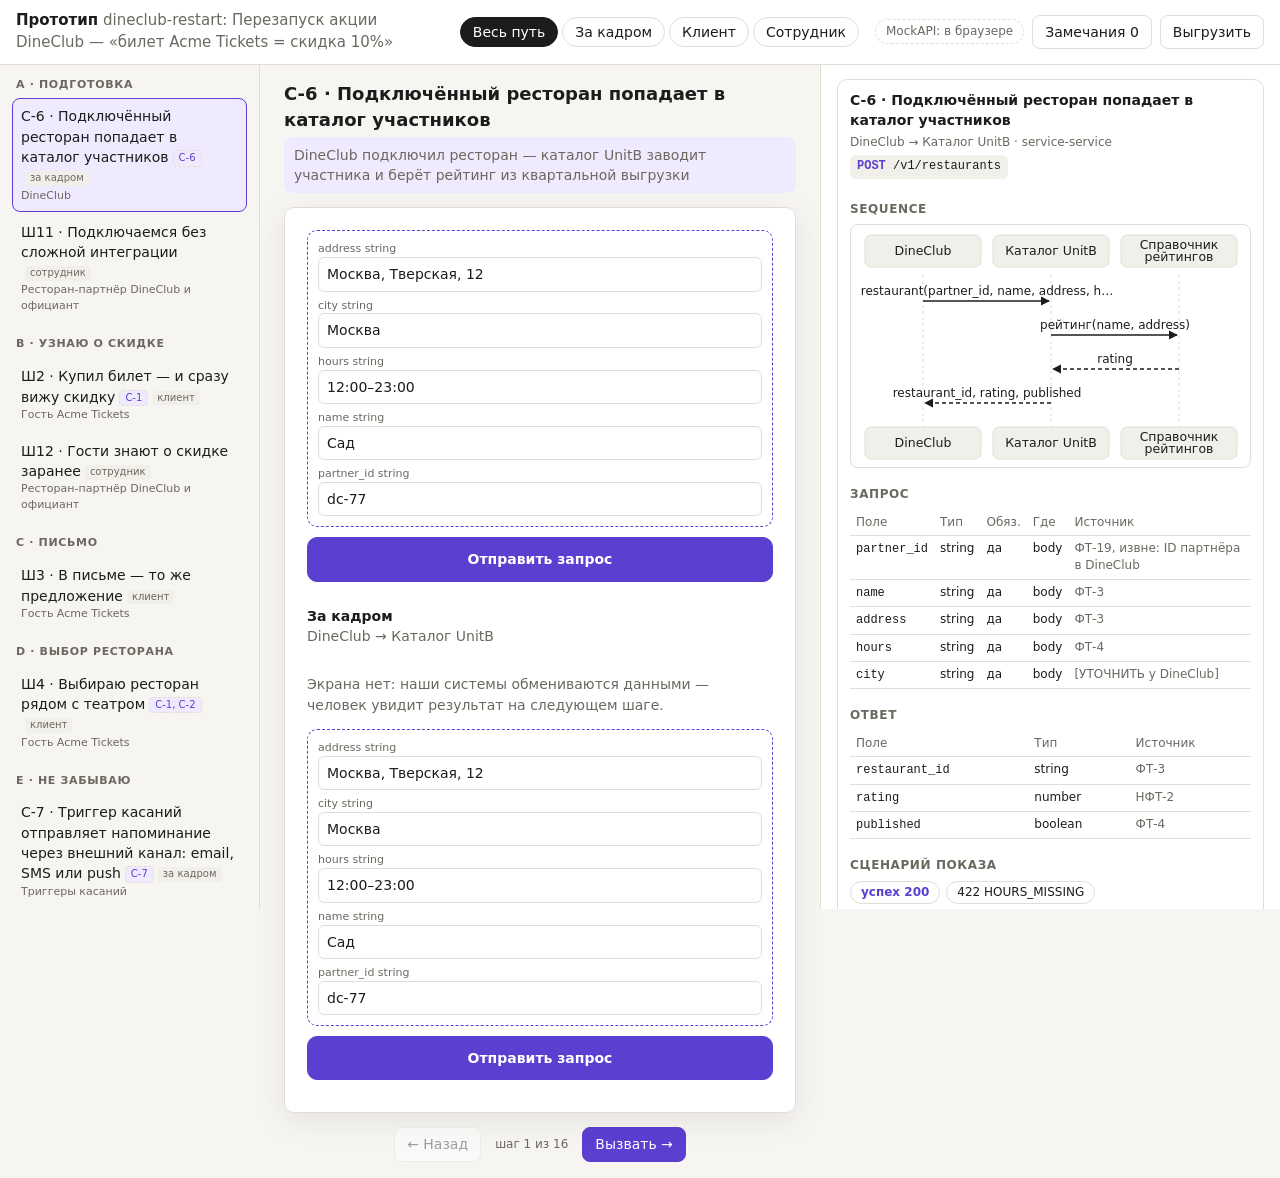
<file: skills/bft-blueprint/examples/dineclub-restart-blueprint/prototype/web/index.html>
<!doctype html>
<html lang="ru">
<head>
<meta charset="utf-8">
<meta name="viewport" content="width=device-width, initial-scale=1">
<meta name="generator" content="bft-blueprint prototype">
<title>dineclub-restart: Перезапуск акции DineClub — «билет Acme Tickets = скидка 10%» — прототип</title>
<link rel="stylesheet" href="runtime.css">
</head>
<body>
<header class="top">
  <div class="brand"><b>Прототип</b> <span id="title"></span></div>
  <nav class="apps" id="apps" aria-label="Приложения"></nav>
  <div class="tools">
    <span class="api" id="api" title="Откуда приходят ответы">MockAPI</span>
    <button id="review" aria-pressed="false" title="Клик по точке экрана — замечание">Замечания <span id="pins">0</span></button>
    <button id="export" title="Скачать замечания: review.json и review.md">Выгрузить</button>
  </div>
</header>
<main class="layout">
  <aside class="steps" id="steps" aria-label="Шаги"></aside>
  <section class="stage">
    <div class="step-head" id="stepHead"></div>
    <div class="device-wrap"><div class="device" id="device"></div></div>
    <div class="nav">
      <button id="prev">← Назад</button>
      <span id="pos"></span>
      <button id="next" class="primary">Далее →</button>
    </div>
  </section>
  <aside class="panel" id="panel" aria-label="Как это работает"></aside>
</main>
<div class="pop" id="pop" hidden>
  <textarea id="popText" rows="3" placeholder="Что не так в этой точке?"></textarea>
  <div><button id="popSave" class="primary">Сохранить</button> <button id="popCancel">Отмена</button></div>
</div>
<script src="spec.js"></script>
<script src="runtime.js"></script>
</body>
</html>
</file>
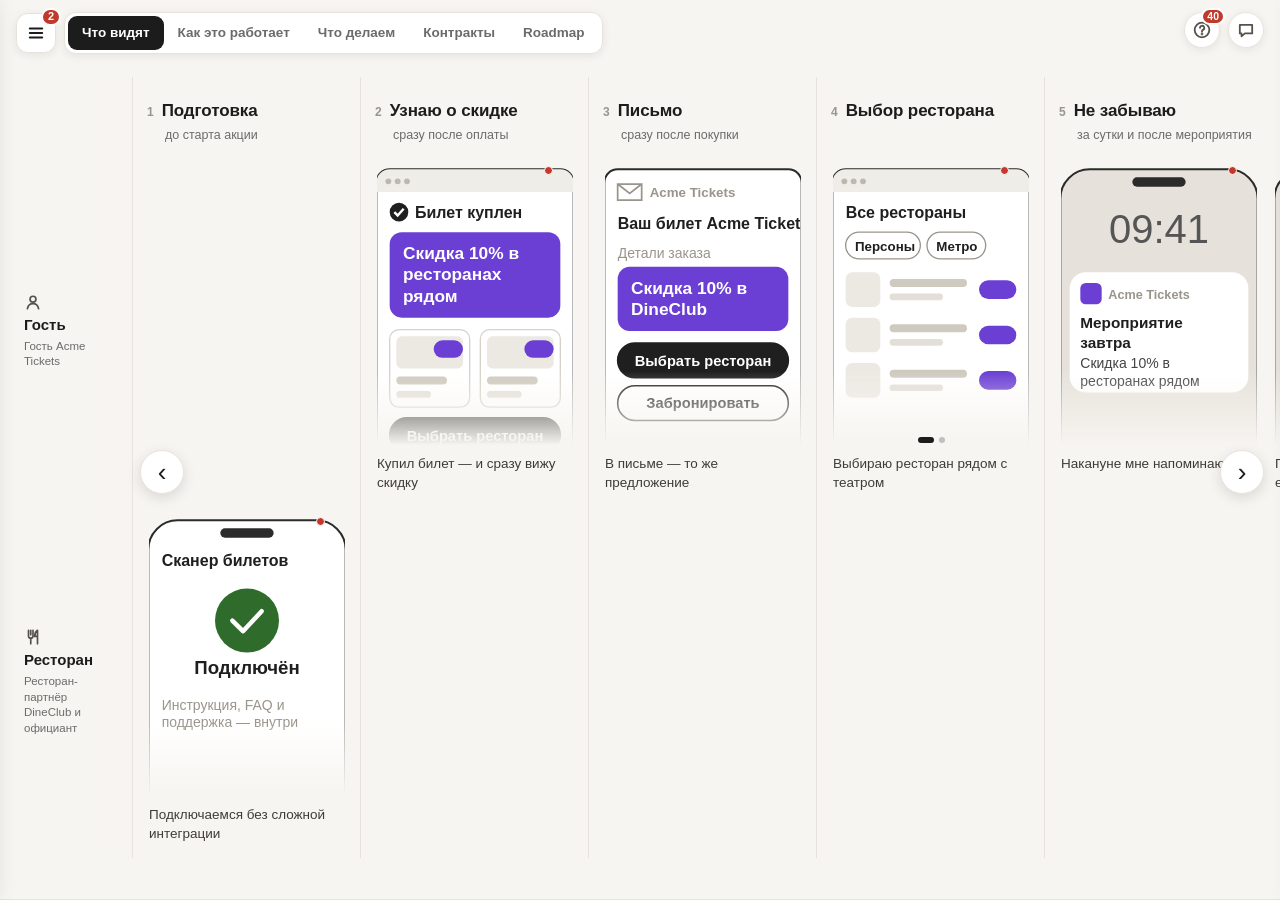
<file: skills/bft-blueprint/examples/dineclub-restart-map.html>
<!doctype html>
<html lang="ru"><head><meta charset="utf-8"><meta name="viewport" content="width=device-width,initial-scale=1">
<meta name="generator" content="bft-blueprint map">
<title>Карта · dineclub-restart</title>
<style>
/* bft-blueprint · карта инициативы. Стандарт — resources/backlog_rules.md */
:root{--ink:#1c1c1c;--muted:#6b6b6b;--red:#c0392b;--line:#e7e3dc;--soft:#f7f5f1;--rule:#cfcac0;--story:#2f6b2a;--storybg:#eef3ea;--offer:#6b3fd4;
--t0:#0f8b8d;--t1:#8a5a2b;--t2:#2563c9;--t3:#d06a12;--t4:#c2338a;--t5:#3f8a2a;--t6:#7a7a7a;--t7:#5b4bb7;--t8:#b8860b;--t9:#2a7f62}
*{box-sizing:border-box}
body{margin:0;background:#fff;color:var(--ink);font:15px/1.45 Inter,-apple-system,"Segoe UI",Roboto,Arial,sans-serif}
button{font:inherit;color:inherit}
.dot{position:absolute;width:12px;height:12px;border-radius:50%;background:var(--red);border:2px solid #fff;z-index:3}
.dot.inl{position:static;display:inline-block;vertical-align:-1px}
/* меню вместо шапки: кнопка поверх карты, остальное — в выезжающей панели */
.ptitle{display:none}
.fab{position:fixed;top:12px;left:16px;z-index:7;display:flex;align-items:center;gap:8px}
/* два слоя на десктопе: один экран, без прокрутки страницы */
.views{display:flex;background:#fff;border:1px solid var(--line);border-radius:12px;padding:3px;box-shadow:0 2px 10px rgba(0,0,0,.08)}
.views button{border:0;background:none;border-radius:9px;padding:7px 14px;font-size:13.5px;font-weight:600;color:#6b6b6b;cursor:pointer}.views button.on{background:var(--ink);color:#fff}
@media(min-width:701px){html,body{height:100%;overflow:hidden}body[data-view="do"] .hero,body[data-view="how"] .hero,body:not([data-view="do"]):not([data-view="how"]) .wrap{display:none}
 body[data-view="do"] .how,body[data-view="how"] .do{display:none}}
.burger{position:relative;width:40px;height:40px;border-radius:12px;border:1px solid var(--line);background:#fff;box-shadow:0 2px 10px rgba(0,0,0,.08);display:flex;align-items:center;justify-content:center;cursor:pointer}
.burger:hover{box-shadow:0 4px 14px rgba(0,0,0,.12)}.burger svg{width:18px;height:18px;stroke:var(--ink);stroke-width:1.8;stroke-linecap:round;fill:none}
.bdot:empty{display:none}.bdot{position:absolute;top:-6px;right:-6px;min-width:18px;height:18px;border-radius:9px;background:var(--red);color:#fff;font-size:11px;font-weight:800;display:flex;align-items:center;justify-content:center;padding:0 5px;border:2px solid #fff}
.fchip{display:inline-flex;align-items:center;gap:7px;height:32px;border:0;border-radius:999px;background:var(--c);color:#fff;font-size:12.5px;font-weight:650;padding:0 8px 0 12px;cursor:pointer;box-shadow:0 2px 10px rgba(0,0,0,.1)}
.fchip i{width:7px;height:7px;border-radius:50%;background:#fff}.fchip span{font-size:15px;line-height:1;opacity:.85;padding:0 2px}
.mscrim{position:fixed;inset:0;background:rgba(0,0,0,.22);opacity:0;pointer-events:none;transition:opacity .2s;z-index:10}
.menu{position:fixed;top:0;left:0;height:100%;width:min(340px,100%);background:#fff;box-shadow:8px 0 24px rgba(0,0,0,.16);transform:translateX(-105%);transition:transform .22s;z-index:11;overflow-y:auto;padding:16px 16px 28px;display:flex;flex-direction:column;gap:14px}
body.mopen .menu{transform:none}body.mopen .mscrim{opacity:1;pointer-events:auto}
.mtop{display:flex;gap:10px;align-items:flex-start;justify-content:space-between}.mtop h1{margin:6px 0 0;font-size:18px;font-weight:700;line-height:1.3;letter-spacing:-.1px}
.mtop .x{flex:none;border:0;background:none;font-size:24px;line-height:1;color:var(--muted);cursor:pointer;padding:2px 4px}
.draft{display:inline-flex;align-items:center;gap:6px;font-size:12px;font-weight:600;color:#9a6a12}.draft::before{content:"";width:7px;height:7px;border-radius:50%;background:#e0a526}
.draft.ok{color:var(--story)}.draft.ok::before{background:var(--story)}
.play{border:0;border-radius:12px;background:var(--ink);color:#fff;font-weight:650;font-size:14px;padding:11px 14px;cursor:pointer;text-align:left}
.mlist{display:flex;flex-direction:column;border-top:1px solid var(--line);border-bottom:1px solid var(--line);padding:6px 0}
.mi{display:flex;align-items:center;gap:10px;width:100%;border:0;background:none;font-size:14px;font-weight:600;color:var(--ink);padding:9px 8px;border-radius:9px;cursor:pointer;text-align:left}
.mi:hover{background:#f5f3ef}.mi svg{flex:none;width:16px;height:16px;stroke:currentColor;fill:none;stroke-width:1.6;stroke-linecap:round;stroke-linejoin:round;color:#6b6b6b}
.mi.blk{color:var(--red)}.mi.blk svg{color:var(--red)}.mi .cnt{margin-left:auto}
.cnt{display:inline-flex;align-items:center;justify-content:center;min-width:20px;height:20px;border-radius:10px;background:var(--red);color:#fff;font-size:11px;font-weight:800;padding:0 6px}
.mlab{font-size:11px;font-weight:800;letter-spacing:.7px;text-transform:uppercase;color:var(--muted);margin-bottom:-6px}
.teams{display:flex;flex-direction:column}
.tchip{display:flex;align-items:center;gap:10px;width:100%;font-size:14px;font-weight:500;color:var(--ink);background:none;border:0;border-radius:9px;padding:8px;cursor:pointer;text-align:left}
.tchip:hover{background:#f5f3ef}.tchip b{margin-left:auto;font-size:12px;font-weight:500;color:var(--muted)}
.tchip i{flex:none;width:9px;height:9px;border-radius:50%;background:var(--c)}.tchip i.u{background:#fff;border:1.5px dashed var(--red)}
.tchip.on{background:var(--c);color:#fff}.tchip.on b{color:rgba(255,255,255,.85)}.tchip.on i{background:#fff}
.tool{display:inline-flex;align-items:center;gap:7px;font-size:14px;font-weight:650;background:#fff;border:1px solid #dcd7cd;border-radius:999px;padding:8px 14px;cursor:pointer;text-decoration:none;color:var(--ink)}
.tool:hover{background:#f6f4f0}.tool svg{width:16px;height:16px;stroke:currentColor;fill:none;stroke-width:1.7;stroke-linecap:round;stroke-linejoin:round}
/* первый экран: что видят — на всю высоту, путь уходит вправо */
.hero{--lw:132px;position:relative;height:100vh;min-height:560px;background:var(--soft);border-bottom:1px solid var(--line)}
.hscroll{height:100%;overflow-x:auto;overflow-y:hidden;scroll-behavior:smooth;scroll-snap-type:x proximity;scroll-padding-left:var(--lw);overscroll-behavior-x:contain}
.hgrid{display:grid;grid-template-rows:auto repeat(var(--p),auto);align-content:center;min-height:100%;padding:64px 0 28px;width:max-content}
.hc0,.hl{position:sticky;left:0;z-index:3;background:linear-gradient(90deg,var(--soft) 82%,rgba(247,245,241,0))}
.hh{padding:22px 14px 12px;scroll-snap-align:start;border-left:1px solid var(--line)}
.hhs{position:sticky;left:calc(var(--lw) + 14px);display:inline-flex;align-items:baseline;flex-wrap:wrap;gap:2px 8px;max-width:360px}
.hh .n{font-size:12px;font-weight:700;color:#9a958c;font-variant-numeric:tabular-nums}.hh b{font-size:17px;font-weight:700;letter-spacing:-.1px}
.hh small{flex-basis:100%;padding-left:18px;font-size:12.5px;color:var(--muted)}
.hl{display:flex;flex-direction:column;justify-content:center;gap:3px;padding:0 18px 0 24px;color:#55524c}
.hl svg{width:18px;height:18px;fill:none;stroke:currentColor;stroke-width:1.5;stroke-linecap:round;stroke-linejoin:round}
.hl b{font-size:15px;color:var(--ink)}.hl small{font-size:11.5px;line-height:1.35;color:var(--muted)}
.hcell{display:flex;gap:18px;padding:6px 16px 14px;min-height:0;border-left:1px solid var(--line)}
/* кадр раскадровки: экран картинкой без подложки, подпись без акцента */
.fr{--ph:clamp(170px,calc((100vh - 210px) / var(--p) - 62px),300px);position:relative;flex:none;width:196px;display:flex;flex-direction:column;gap:10px;cursor:pointer;outline:none}
.fr .pic{position:relative;display:block;height:var(--ph);overflow:hidden;border-radius:14px 14px 0 0;-webkit-mask-image:linear-gradient(#000 74%,transparent);mask-image:linear-gradient(#000 74%,transparent)}
.track{display:flex;height:100%;transition:transform .45s cubic-bezier(.3,.7,.2,1)}
.sld{flex:none;width:100%;height:100%;display:flex;justify-content:center;padding-top:6px}
.sld img{height:calc(var(--ph) * 1.18);width:auto;display:block;transition:transform .2s}
.fr:hover .sld img,.fr:focus-visible .sld img{transform:translateY(-4px)}
.fr .dot{top:4px;right:20px;width:9px;height:9px;border-width:1.5px}
.cap{font-size:13.5px;line-height:1.4;font-weight:400;color:#3e3c38;display:-webkit-box;-webkit-box-orient:vertical;-webkit-line-clamp:2;overflow:hidden}
.fr:hover .cap,.fr:focus-visible .cap{color:var(--ink)}
.sl{position:absolute;top:42%;z-index:2;width:28px;height:28px;border-radius:50%;background:rgba(255,255,255,.92);box-shadow:0 2px 8px rgba(0,0,0,.15);display:flex;align-items:center;justify-content:center;font-size:18px;line-height:1;color:var(--ink);opacity:0;transition:opacity .15s}
.sl.prev{left:4px}.sl.next{right:4px}.fr:hover .sl{opacity:1}
.dots{position:absolute;left:0;right:0;top:calc(var(--ph) - 8px);z-index:2;display:flex;justify-content:center;gap:5px}
.dots i{width:6px;height:6px;border-radius:3px;background:rgba(28,28,28,.25);transition:width .2s,background .2s}.dots i.on{width:16px;background:var(--ink)}
.fr.fin .pic{display:flex;align-items:center;justify-content:center;background:#eef5ea;border-radius:14px;-webkit-mask-image:none;mask-image:none;height:calc(var(--ph) * .8)}
.fr.fin .big{font-size:44px;font-weight:800;color:var(--story);line-height:1}
.hnav{position:absolute;top:50%;z-index:4;width:44px;height:44px;border-radius:50%;border:1px solid var(--line);background:#fff;box-shadow:0 4px 14px rgba(0,0,0,.12);font-size:26px;line-height:1;color:var(--ink);cursor:pointer}
.hnav.prev{left:calc(var(--lw) + 8px)}.hnav.next{right:16px}.hnav[hidden]{display:none}
/* карта */
.wrap{height:100vh;overflow:auto;background:var(--soft)}
.map{position:relative;display:grid;background:var(--soft)}
.map>div{padding:10px 8px}
.mh{position:sticky;top:0;z-index:4;background:var(--soft);display:flex;align-items:baseline;gap:8px;padding:64px 10px 10px!important}
.mh .n{flex:none;font-size:12px;font-weight:700;color:#9a958c;font-variant-numeric:tabular-nums;min-width:12px}
.mh .hx{display:flex;flex-direction:column}.mh b{font-size:14px;font-weight:700;line-height:1.25}.mh small{font-size:12px;color:var(--muted);margin-top:1px}
.mh.corner,.ml{position:sticky;left:0;background:var(--soft)}.mh.corner{z-index:6}
.ml{z-index:3;font-size:11px;font-weight:800;letter-spacing:.8px;text-transform:uppercase;color:var(--muted);padding:18px 8px 8px 24px!important}
.mc{display:flex;flex-direction:column;gap:8px;padding-top:4px!important;padding-bottom:22px!important}
/* что видят */
.seen,.wk,.hw{width:100%}
.seen{position:relative;display:flex;gap:12px;align-items:flex-start;text-align:left;background:#fff;border:1px solid transparent;border-radius:12px;padding:10px 12px 10px 10px;cursor:pointer;transition:box-shadow .15s,border-color .15s}
.seen:hover,.seen:focus-visible,.wk:hover,.wk:focus-visible,.hw:hover,.hw:focus-visible{border-color:#cfc8bb;box-shadow:0 6px 18px rgba(0,0,0,.08);outline:none}
.seen .th{position:relative;flex:none;width:46px}.seen .th img{width:46px;height:auto;display:block}.seen .th .dot{top:-3px;right:-4px;width:9px;height:9px;border-width:1.5px}
.seen .sx{display:flex;flex-direction:column;gap:3px;min-width:0}
.who{display:inline-flex;align-items:center;gap:4px;font-size:10px;font-weight:700;color:var(--muted)}.who svg{width:12px;height:12px;fill:none;stroke:currentColor;stroke-width:1.6;stroke-linecap:round;stroke-linejoin:round}
.seen b{font-size:13px;line-height:1.3;font-weight:700;display:-webkit-box;-webkit-box-orient:vertical;-webkit-line-clamp:3;overflow:hidden}
.seen p{margin:0;font-size:12px;line-height:1.4;color:#77736b;display:-webkit-box;-webkit-box-orient:vertical;-webkit-line-clamp:2;overflow:hidden}
.seen .more{align-self:flex-start;margin-top:3px;font-size:11px;font-weight:600;color:#77736b;background:var(--soft);border-radius:999px;padding:1px 8px}
.seen.fin{flex-direction:column;gap:4px;background:#f2f8ef;padding:12px 14px}.seen.fin .big{font-size:24px;font-weight:800;color:var(--story);line-height:1.1;-webkit-line-clamp:1}
/* что делаем */
.wk{position:relative;display:flex;flex-direction:column;gap:4px;text-align:left;background:#fff;border:1px solid var(--line);border-radius:10px;padding:8px 10px 9px;cursor:pointer;transition:opacity .2s}
.tm{display:flex;align-items:center;gap:6px;font-size:10.5px;font-weight:700;color:#55524c}.tm i{width:8px;height:8px;border-radius:50%;background:var(--c);flex:none}
.tm.u{color:var(--red)}.tm.u i{background:#fff;border:1.5px dashed var(--red)}
.wk .tx{font-size:12.5px;line-height:1.36}
.wk.blk{border-color:#efc3bd;background:#fff8f7}
.bl{margin-left:auto;background:var(--red);color:#fff;font-size:10px;font-weight:800;border-radius:5px;padding:1px 6px}
.qn{margin-left:auto;min-width:17px;height:17px;border-radius:9px;background:#fbe3e0;color:var(--red);font-size:10.5px;font-weight:800;display:inline-flex;align-items:center;justify-content:center;padding:0 5px}
.dim{opacity:.15}
/* как это работает */
.ml.hrow{text-transform:none;letter-spacing:0;font-size:13px;color:var(--ink);background:#fff}.ml.hrow small{display:block;font-size:11px;font-weight:400;color:var(--muted);margin-top:1px}
.mc.how{background:#fff;padding:14px 8px!important;justify-content:center}
.l-employee{border-top:1.5px dashed #9a958c}.l-technology{border-top:1px solid #ece8e1}.l-backstage{border-top:1.5px dashed #9a958c}.l-support{border-top:1.5px dotted #9a958c}
.hw{position:relative;z-index:2;display:flex;gap:6px;align-items:flex-start;text-align:left;font-size:12.5px;line-height:1.35;border-radius:10px;padding:9px 11px;cursor:pointer;border:1px solid transparent;transition:opacity .2s}
.hw span{flex:1}.hw i{flex:none;width:8px;height:8px;border-radius:50%;background:var(--c);margin-top:4px}
.hw.employee{background:#f7ece3;color:#6b3410}.hw.technology{background:#e5f3f4;color:#0d4e50}.hw.backstage{background:#e7edf8;color:#1d3d70}.hw.support{background:#efecf6;color:#41356b}
.hw.blk{box-shadow:inset 0 0 0 1.5px var(--red)}
svg.hwl{position:absolute;left:0;top:0;pointer-events:none;overflow:visible;z-index:1}
/* панели */
.scrim{position:fixed;inset:0;background:rgba(0,0,0,.28);opacity:0;pointer-events:none;transition:opacity .2s;z-index:8}
.side{position:fixed;top:0;right:0;height:100%;width:min(500px,100%);background:#fff;box-shadow:-8px 0 24px rgba(0,0,0,.18);transform:translateX(105%);transition:transform .22s;overflow-y:auto;z-index:9}
body.open .side{transform:none}body.open .scrim{opacity:1;pointer-events:auto}body.wide .side{width:min(820px,100%)}
.side .stop{position:sticky;top:0;background:#fff;border-bottom:1px solid #eee;padding:10px 48px 10px 16px;z-index:2}
.side .tag{display:inline-block;font-size:10.5px;font-weight:800;letter-spacing:.6px;color:#fff;background:var(--c,#555);border-radius:5px;padding:2px 8px;text-transform:uppercase}
.side h3{margin:4px 0 2px;font-size:16px;line-height:1.25}.side .meta{font-size:13px;color:var(--muted)}
.side .x{position:absolute;right:14px;top:10px;border:0;background:none;font-size:28px;line-height:1;cursor:pointer;color:var(--muted)}
.side .sin{padding:8px 16px 24px;font-size:14px}
.side h4{font-size:11.5px;letter-spacing:.7px;text-transform:uppercase;color:var(--muted);margin:20px 0 8px}
.pteam{display:inline-flex;align-items:center;gap:5px;font-weight:700;color:var(--ink)}.pteam i{width:8px;height:8px;border-radius:50%;background:var(--c)}
.why{background:#f6f4f0;border-radius:10px;padding:10px 12px;font-size:14px}
.qlist{list-style:none;margin:0;padding:0;display:flex;flex-direction:column;gap:6px}
.qlist li{font-size:13.5px;padding:7px 10px;border-radius:9px;background:#fffaf9;border:1px solid #f2d3cf}.qlist li.b{background:#fdf3f2;border-color:#efc3bd;color:var(--red);font-weight:600}
.qlist li small{display:block;color:var(--muted);font-weight:400;font-size:12px}
.chips2{display:flex;flex-wrap:wrap;gap:6px}
/* цепочка, было → станет, критерии */
/* схема */
.src{font-size:12px;color:var(--muted);margin-top:8px}
/* шаг истории в панели */
.vis{display:flex;gap:14px;flex-wrap:wrap;background:#f3f1ec;border-radius:14px;padding:14px;justify-content:center;margin:8px 0}.vis img{width:170px;height:auto;display:block}
.ctr{display:inline-flex;align-items:center;gap:6px;font-size:11.5px;font-weight:650;color:#3a3a3a;border:1px solid #e3dfd6;border-radius:999px;padding:3px 10px 3px 7px;background:#faf9f6}
.ctr svg{width:14px;height:14px;stroke:#3a3a3a;fill:none;stroke-width:1.6;stroke-linecap:round;stroke-linejoin:round}
.was{font-size:13px;color:#8a8378;margin-top:6px}.was b{font-size:9.5px;letter-spacing:.7px;text-transform:uppercase;border:1px solid #d6d0c4;border-radius:5px;padding:0 5px;margin-right:5px}
.stp{border-top:1px solid var(--line);padding-top:12px;margin-top:12px}.stp:first-child{border:0;margin:0;padding:0}.stp h5{margin:0 0 4px;font-size:16px}.stp p{margin:0;font-size:14px}
/* инструкции, легенда, блокеры */
.art{display:flex;gap:14px;align-items:flex-start;text-decoration:none;color:inherit;border:1px solid #e7e2d9;border-radius:14px;padding:14px;margin-bottom:12px}
.art:hover{border-color:#cfc8bb}.art .ic{flex:none;width:40px;height:40px;border-radius:10px;display:flex;align-items:center;justify-content:center;color:#fff;font-weight:800;font-size:14px}
.art b{display:block;font-size:15px}.art span{display:block;font-size:13px;color:#5a5a5a;margin-top:3px}.art em{display:inline-block;font-style:normal;font-size:12px;font-weight:700;color:var(--story);margin-top:8px}
.lg .row{display:flex;gap:12px;align-items:center;margin:9px 0;font-size:13.5px}.lg .row>i{flex:none;width:72px;display:flex;justify-content:center;font-style:normal}.lg .row small{display:block;color:var(--muted);font-size:12px}
.lg .sw{display:inline-block;width:26px;height:14px;border-radius:4px}.lg .box{width:40px;height:24px;border-radius:6px}
.lg .ln2{width:46px;border-top:2px dashed #9a958c}.lg .ln3{width:46px;border-top:2px dotted #9a958c}
.bcard{border:1px solid #e9b4ae;background:#fdf3f2;border-radius:12px;padding:12px 14px;margin-bottom:10px;cursor:pointer}.bcard b{display:block;color:var(--red)}.bcard small{color:var(--muted)}
/* история по шагам */
.show{position:fixed;inset:0;background:#faf8f4;z-index:10;display:none;flex-direction:column}
body.showing .show{display:flex}body.showing{overflow:hidden}
.show .sbar{display:flex;justify-content:space-between;align-items:center;gap:10px;padding:10px 16px;border-bottom:1px solid #e7e2d9}
.show .whos{display:inline-flex;background:#efebe3;border-radius:999px;padding:3px;flex-wrap:wrap}
.show .whos button{border:0;background:none;font-size:13px;font-weight:700;padding:5px 12px;border-radius:999px;cursor:pointer;color:var(--muted)}.show .whos button.on{background:#fff;color:var(--ink)}
.show .x{border:0;background:none;font-size:26px;cursor:pointer;color:var(--muted)}
.show .stage{flex:1;overflow:auto;display:flex;align-items:center;justify-content:center;padding:10px 20px}
.show .scene{display:grid;grid-template-columns:minmax(0,1fr) minmax(0,1.05fr);gap:36px;align-items:center;max-width:1000px;width:100%}
.show .vis2{display:flex;gap:18px;justify-content:center;flex-wrap:wrap}.show .vis2 img{width:min(200px,40vw);height:auto;filter:drop-shadow(0 10px 18px rgba(0,0,0,.12))}
.show h2{font-size:28px;line-height:1.2;margin:6px 0 12px}.show .say{font-size:19px;margin:0}.show .n{font-size:13px;font-weight:800;letter-spacing:1px;color:var(--muted);text-transform:uppercase}
.show .big{font-size:64px;font-weight:900;color:var(--story)}
.show .snav{display:flex;justify-content:space-between;align-items:center;padding:12px 16px;border-top:1px solid #e7e2d9}
.show .snav button{border:1px solid #e7e2d9;background:#fff;border-radius:999px;padding:9px 16px;font-weight:700;cursor:pointer;white-space:nowrap}.show .snav button:disabled{opacity:.35}
/* телефон */
.mstack{display:none}
@media(max-width:700px){body.open .tr{display:none}.tr{top:10px;right:10px}.tool{padding:7px 12px;font-size:13.5px}
 .wrap,.hero,.views{display:none}.mstack{display:block;padding:52px 16px 40px;background:var(--soft)}
 .ms{padding:18px 0 20px;border-bottom:1px solid var(--line)}.mh2{display:flex;gap:10px;align-items:center;margin-bottom:12px}
 .mh2 .n{width:28px;height:28px;border-radius:50%;background:var(--story);color:#fff;font-weight:800;display:flex;align-items:center;justify-content:center}.mh2 b{display:block;font-size:18px}.mh2 small{color:var(--muted)}
 .ms .wl{display:flex;flex-direction:column;gap:8px;margin-bottom:12px}.ms .lb{margin:10px 0 6px;display:block}
 .ms .seen .th,.ms .seen .th img{width:64px}.ms .seen b{font-size:14px}.ms .seen p{font-size:13px}
 .show .scene{grid-template-columns:1fr;gap:16px}.show h2{font-size:22px}.show .say{font-size:16px}}
@media print{.fab,.menu,.mscrim,.side,.scrim,.show{display:none}.ptitle{display:block;margin:0;padding:16px 24px 8px;font-size:20px}}
/* описание процесса и схемы как код */
/* схема BPMN: текст mermaid из карточки; рисует mermaid из папки проекта, иначе видно сам текст */
.bpmnw{margin-top:6px;border:1px solid #eeebe5;border-radius:8px;overflow-x:auto;background:#fff;padding:6px}.bpmnw svg{display:block;margin:0 auto;height:auto}
.bpmnw.ok svg{min-width:560px}.bpmnw .nodeLabel,.bpmnw .edgeLabel,.bpmnw .cluster-label{font-weight:400}.bpmnw p{margin:0!important;line-height:1.3}
.bpmnw pre,.mmcode pre{margin:0;padding:8px 10px;font:11.5px/1.45 ui-monospace,SFMono-Regular,Menlo,monospace;color:#55524c;white-space:pre;overflow-x:auto}
.bpmnw:not(.ok):not(.raw) pre{max-height:60px;overflow:hidden;opacity:.5}.bpmnw.raw::before{content:"Схема — текстом: mermaid не загрузился (.blueprint/vendor)";display:block;padding:6px 10px 0;font-size:12px;color:var(--red)}
.mmcode{margin-top:4px}.mmcode summary{font-size:12px;color:#8a857c;cursor:pointer;width:max-content}.mmcode pre{background:#faf9f6;border-radius:8px;margin-top:4px}
.tool.pri{background:var(--ink);color:#fff;border-color:var(--ink)}.tool:disabled{opacity:.45;cursor:not-allowed}
.dhint{display:block;font-size:12px;color:var(--muted);margin-top:8px}.dhint code{font-size:11.5px}
/* требования к экрану: шапка, картинки, вкладки, стек заметок, заметка */
.snbar{position:sticky;top:0;z-index:2;display:flex;align-items:center;gap:4px;background:#fff;padding:10px 10px 8px 16px}
.snbar h3{flex:1;margin:0;font-size:15.5px;font-weight:650;line-height:1.3;white-space:nowrap;overflow:hidden;text-overflow:ellipsis}
.side .snbar .x{position:static;flex:none;width:28px;height:28px;font-size:22px;border-radius:7px}.side .snbar .x:hover{background:#f2f0ec}
.srcb{flex:none;width:20px;height:20px;border-radius:50%;border:1.5px solid #b9b3a8;background:#fff;color:#8a857c;font-size:12px;font-weight:800;line-height:1;cursor:pointer;padding:0;margin:0 4px}
.srcb:hover{border-color:var(--ink);color:var(--ink)}
.snback{flex:none;width:32px;height:32px;margin-left:-8px;border:0;border-radius:8px;background:none;font-size:20px;color:#6b6b6b;cursor:pointer}.snback:hover{background:#f2f0ec}
.snbody{padding:4px 16px 24px;font-size:14px}
.sngal{display:flex;gap:10px;margin-bottom:16px}.sngal img{height:150px;display:block;cursor:zoom-in}.sngal.many{overflow-x:auto;padding-bottom:4px}.sngal.many img{height:130px;flex:none}
.snseg{display:flex;background:#f2f0ec;border-radius:10px;padding:3px;margin-bottom:12px}
.snseg button{flex:1;border:0;background:none;border-radius:8px;padding:7px;font-size:14px;color:#6b6b6b;cursor:pointer}.snseg button.on{background:#fff;color:var(--ink);box-shadow:0 1px 3px rgba(0,0,0,.1)}
.snstack{list-style:none;margin:0;padding:0;border-top:1px solid #eeebe5}
.snstack li{position:relative;height:62px;display:flex;flex-direction:column;justify-content:center;padding:0 28px 0 4px;border-bottom:1px solid #eeebe5;cursor:pointer;outline:none}
.snstack li:hover,.snstack li:focus-visible{background:#faf9f6}
.snstack b{font-size:15px;font-weight:600;white-space:nowrap;overflow:hidden;text-overflow:ellipsis}
.snstack span{font-size:13px;color:#8a857c;white-space:nowrap;overflow:hidden;text-overflow:ellipsis}
.snstack li::after{content:"›";position:absolute;right:8px;top:50%;transform:translateY(-50%);color:#c4bfb6;font-size:18px}
.snstack .q{position:absolute;right:26px;top:50%;width:7px;height:7px;margin-top:-3px;border-radius:50%;background:var(--red)}
.snmd p{margin:0 0 12px;line-height:1.6}.snmd ul{margin:0 0 12px;padding-left:20px}.snmd li{margin:4px 0}
.snmd figure{margin:6px 0 16px}.snmd figure img{height:240px;display:block;cursor:zoom-in}.snmd figcaption{font-size:12.5px;color:#8a857c;margin-top:6px}
.snmd mark{background:none;color:var(--red);font-weight:600}.snsrc{font-size:12.5px;color:#9a958c}
.zoombox{position:fixed;inset:0;z-index:30;background:rgba(20,20,20,.86);display:flex;align-items:center;justify-content:center}.zoombox[hidden]{display:none}
.zoombox figure{margin:0;display:flex;flex-direction:column;align-items:center;gap:12px}.zoombox img{height:min(82vh,760px);width:auto;max-width:84vw;display:block}
.zoombox figcaption{color:#e8e5df;font-size:14px;text-transform:none;letter-spacing:0;font-weight:500}
.zoombox .nv,.zoombox .lx{position:absolute;border:0;background:rgba(255,255,255,.12);color:#fff;border-radius:50%;width:44px;height:44px;font-size:24px;cursor:pointer}
.zoombox .p{left:24px;top:50%}.zoombox .n{right:24px;top:50%}.zoombox .lx{right:20px;top:20px}
/* постановка задачи для техлида */
.tkmeta{font-size:12.5px;color:var(--muted);padding:0 16px 8px;border-bottom:1px solid #eeebe5}.tkmeta .pteam{font-weight:600;color:var(--ink)}
.snbar:has(+.tkmeta){padding-bottom:2px}.snbar:not(:has(+.tkmeta)){border-bottom:1px solid #eeebe5}
.tk{padding:9px 0;border-bottom:1px solid #f0ede7}.tk:last-child{border-bottom:0}
.side .tk h4{margin:0 0 3px;font-size:12px;font-weight:650;letter-spacing:0;text-transform:none;color:#8a857c}
.tk p{margin:0 0 5px;line-height:1.5}.tk p:last-child{margin-bottom:0}.tk ol,.tk ul{margin:0;padding-left:18px;line-height:1.5}.tk li{margin:2px 0}
.dod{display:flex;gap:10px;align-items:flex-start;padding:5px 0;line-height:1.5;cursor:pointer}.dod input{margin-top:3px;width:16px;height:16px;accent-color:var(--story)}
.dod input:checked+span{color:#8a857c;text-decoration:line-through}
.tkq{list-style:none;padding:0!important;margin:0}
.tkq li{display:flex;gap:7px;align-items:baseline;margin:0;padding:3px 4px;border-radius:6px;font-size:13.5px;cursor:pointer}.tkq li:hover{background:#faf8f4}
.tkq li em{font-style:normal;color:#8a857c}.tkq li.b b{color:var(--red)}.tkq li.done span,.tkq li.past span{color:#6b6b6b}
.qd{flex:none;width:7px;height:7px;border-radius:50%;background:var(--red);transform:translateY(-1px)}.ok{flex:none;font-style:normal;font-weight:800;color:#2f6b2a;font-size:12px}.past .ok{color:#a8a399}
.tkno{color:var(--muted);font-size:14px}
/* замечания */
.cm-has{position:relative}.cm-has::before{content:"";position:absolute;z-index:3;top:-4px;left:-4px;width:10px;height:10px;border-radius:50%;background:#e0a526;border:2px solid #fff}
/* справа сверху: «Уточнить» и «Замечания» — иконки со счётчиком, не отвлекают от карты */
.tr{position:fixed;top:12px;right:16px;z-index:8;display:flex;gap:8px;transition:right .22s}
body.open .tr{right:calc(min(500px,100%) + 12px)}body.open.wide .tr{right:calc(min(820px,100%) + 12px)}
.ib{position:relative;width:36px;height:36px;border-radius:50%;border:1px solid var(--line);background:#fff;box-shadow:0 2px 10px rgba(0,0,0,.08);cursor:pointer;display:flex;align-items:center;justify-content:center;padding:0;color:#55524c}
.ib:hover{color:var(--ink);border-color:#cfcac0}.ib svg{width:18px;height:18px;fill:none;stroke:currentColor;stroke-width:1.6;stroke-linecap:round;stroke-linejoin:round}
.ib b{position:absolute;top:-5px;right:-6px;min-width:17px;height:17px;padding:0 4px;border-radius:9px;border:2px solid #fff;background:var(--red);color:#fff;font-size:10.5px;font-weight:800;line-height:13px;text-align:center;box-sizing:border-box}
.icm b{background:#e0a526}
/* «!» — откуда это: файлы проекта */
.srcpop{position:fixed;z-index:41;width:min(380px,calc(100vw - 16px));background:#fff;border-radius:10px;box-shadow:0 12px 32px rgba(0,0,0,.2);padding:10px 12px;font-size:13px}
.srch{font-size:11.5px;color:#8a857c;margin-bottom:6px}.srci{padding:5px 0;border-top:1px solid #f0ede7}.srci small{display:block;font-size:11px;color:#8a857c;font-weight:600}
.srci a{color:#2563c9;font:12px/1.4 ui-monospace,SFMono-Regular,Menlo,monospace;word-break:break-all;text-decoration:none}.srci a:hover{text-decoration:underline}.srci em{display:block;font-style:normal;font-size:11.5px;color:#8a857c}
.srcpop .tool{margin-top:8px;padding:5px 10px;font-size:12.5px}
/* панели «Уточнить» и «Замечания»: список и одна кнопка «Скопировать промпт» внизу */
.cpbar{position:sticky;bottom:0;display:flex;align-items:center;justify-content:space-between;gap:10px;background:#fff;border-top:1px solid #eeebe5;padding:10px 16px;font-size:12.5px;color:#8a857c}
.cpbar .tool{padding:7px 14px;font-size:13px}
.qul{list-style:none;margin:0;padding:0}.qi{border-bottom:1px solid #f0ede7;padding:2px 0 6px}
.qh{display:flex;gap:8px;align-items:baseline;width:100%;text-align:left;border:0;background:none;padding:6px 4px 0;cursor:pointer;font-size:13.5px;line-height:1.4;border-radius:6px}.qh:hover{background:#faf8f4}
.qh>span{min-width:0}.qh small{display:block;font-size:11.5px;color:#8a857c;margin-bottom:1px;white-space:nowrap;overflow:hidden;text-overflow:ellipsis}.qh b{color:var(--red)}span.qh{cursor:default}span.qh:hover{background:none}
.said{margin:4px 0 0 18px;padding-left:8px;border-left:2px solid #2f6b2a;font-size:13px;color:#3a3a3a;white-space:pre-wrap}.said.past{border-left-color:#d6d2ca;color:#8a857c}
.qa{margin:6px 0 4px 18px}.qa textarea{width:100%;min-height:70px;font:inherit;font-size:13.5px;border:1px solid #ddd8ce;border-radius:8px;padding:7px 8px;resize:vertical}
.qdiv{margin:12px 0 0;font-size:11.5px;font-weight:650;color:#8a857c}
.cmpop{position:fixed;z-index:40;width:300px;background:#fff;border-radius:12px;box-shadow:0 12px 32px rgba(0,0,0,.22);padding:12px}
.cmwhere{font-size:12px;color:#8a857c;margin-bottom:6px}.cmq{font-size:12.5px;color:#55524c;font-style:italic;margin-bottom:6px}
.cmold{font-size:13px;background:#fff8e6;border-radius:8px;padding:6px 8px;margin-bottom:6px}
.cmpop textarea{width:100%;min-height:76px;font:inherit;font-size:14px;border:1px solid #ddd8ce;border-radius:8px;padding:8px;resize:vertical}
.cmrow{display:flex;gap:8px;margin-top:8px}.cmrow button{border:0;border-radius:8px;padding:7px 12px;font-size:13.5px;font-weight:600;cursor:pointer}
.cmsave{background:var(--ink);color:#fff}.cmcancel{background:#f2f0ec;color:#55524c}
.cmlist{list-style:none;margin:0;padding:0}.cmlist li{position:relative;display:flex;flex-direction:column;gap:1px;padding:7px 26px 7px 0;border-bottom:1px solid #f0ede7;font-size:13.5px}
.cmlist small{font-size:11.5px;color:#8a857c}.cmlist i{font-size:12.5px;color:#6b6b6b}.cmlist button{position:absolute;right:0;top:6px;width:22px;height:22px;border:0;border-radius:6px;background:none;color:#a8a399;font-size:16px;line-height:1;padding:0;cursor:pointer}.cmlist button:hover{background:#f2f0ec;color:var(--ink)}
.side h4.cmh{margin:18px 0 6px;font-size:13px;font-weight:600;letter-spacing:0;text-transform:none;color:#8a857c}
.cmout{width:100%;min-height:200px;font:12.5px/1.5 ui-monospace,SFMono-Regular,Menlo,monospace;border:1px solid #ddd8ce;border-radius:10px;padding:10px;background:#faf9f6;margin-bottom:10px}
.cmempty{color:var(--muted);font-size:13.5px}.cmpast{margin-top:12px}.cmpast summary{cursor:pointer;font-size:12.5px;color:#8a857c}
/* стыки: таблицы панели «Контроль стыковочных работ» */
.tbl{overflow-x:auto;margin:8px 0 4px}
.tbl table{border-collapse:collapse;font-size:12px;width:100%}
.tbl th{text-align:left;font-weight:650;color:#8a857c;padding:4px 8px 4px 0;border-bottom:1px solid var(--line);white-space:nowrap}
.tbl td{padding:4px 8px 4px 0;border-bottom:1px solid #ece8df;vertical-align:top;min-width:8ch}
/* постановка: вкладки «Требования» / «Исполнение» */
.tktabs{margin:10px 0 4px}
.exec{display:flex;flex-direction:column;gap:6px;padding-top:10px}
.exec label{display:flex;flex-direction:column;gap:4px;font-size:13px;font-weight:600;color:#8a857c;margin-top:8px}
.exec input,.exec textarea{font:inherit;font-size:14.5px;font-weight:400;color:var(--ink);border:1px solid #ddd8ce;border-radius:10px;padding:9px 10px;background:#fff}
.exec textarea{min-height:160px;resize:vertical;line-height:1.5}
.exl{display:flex;flex-wrap:wrap;gap:6px}.exl a{font-size:13px;color:#2563c9;background:#eef3fc;border-radius:999px;padding:3px 10px;text-decoration:none}
.exec .tool{align-self:flex-start;margin-top:12px}
.hh.cm-has::before{top:26px;left:2px}.mh.cm-has::before{top:68px;left:2px}
/* карточка «Как это работает» и ссылки: обычная заметка по разделам */
.tklead{font-size:14px;line-height:1.5;margin:0 0 8px;color:#2a2a2a}
.lay{font-size:11.5px;font-weight:800;color:var(--c)}
.pp{display:grid;grid-template-columns:92px 1fr;gap:8px;padding:4px 0}
.pp>span{font-size:12px;font-weight:600;color:var(--muted);padding-top:1px}.pp ul{margin:0;padding-left:16px;font-size:13.5px;line-height:1.45}.pp li{margin:1px 0}
.ref{font:inherit;font-size:11px;font-weight:700;color:#3a3a3a;background:#f1efea;border:0;border-radius:6px;padding:1px 6px;cursor:pointer;vertical-align:1px}.ref:hover{background:#e6e2da}
.lnks{list-style:none;margin:0;padding:0!important;font-size:13.5px;line-height:1.45}.lnks li{padding:2px 0;margin:0}.lnks a{color:#2563c9;text-decoration:none}.lnks a:hover{text-decoration:underline}
.lk{color:#8a857c;font-size:12.5px;margin-right:4px}
.lnks code,.tk code{font-size:12px;color:var(--muted)}.lnk{font:inherit;color:#2563c9;background:none;border:0;padding:0;cursor:pointer;text-align:left}.lnk:hover{text-decoration:underline}
ul.js{margin:0;padding-left:18px;line-height:1.5}ul.js li{margin:2px 0}
/* ADR и Системные требования: слой «Архитектура» — как реализуем работу */
.adrscr{display:none}
body[data-view="adr"] .hero,body[data-view="adr"] .wrap,body[data-view="adr"] .mstack{display:none}
body[data-view="adr"] .adrscr{display:block}
.arwrap{max-width:1080px;margin:0 auto;padding:76px 22px 60px}
.arhead h2{font-size:24px;letter-spacing:-.3px;margin:2px 0 6px}
.arhead p{margin:0 0 14px;color:var(--muted);max-width:70ch}
.arst{display:inline-block;font-size:11px;font-weight:800;letter-spacing:.8px;text-transform:uppercase;color:#6b5fb0;border:1px solid #d9d3ee;background:#f1eef9;border-radius:6px;padding:2px 8px}
.arnav{display:flex;gap:8px;margin:14px 0 18px}
.arnav button{font:inherit;font-size:14px;font-weight:650;color:#55524c;background:#fff;border:1px solid #ddd8ce;border-radius:10px;padding:8px 16px;cursor:pointer}
.arnav button.on{background:var(--ink);color:#fff;border-color:var(--ink)}
.arsec{margin:10px 0}
.arlead h4,.ardiag h4{font-size:13.5px;font-weight:700;margin:14px 0 6px}
.arlead p{margin:0;font-size:14px;line-height:1.55;white-space:pre-line;max-width:90ch}
.ardiag .bpmnw{margin-top:4px}
.arsms .arwrap{padding:0 14px 6px}
.arsms .arhead h2{font-size:19px}
.arsms .arnav{margin:10px 0}
.qdiv{font-size:12px;font-weight:700;letter-spacing:.4px;color:#8a857c;margin:16px 0 6px;text-transform:uppercase}
/* таблицы слоя «Архитектура» (ADR/системные требования) и панелей этапов */
.tbl{overflow-x:auto;margin:8px 0 4px}
.tbl table{border-collapse:collapse;font-size:12px;width:100%}
.tbl th{text-align:left;font-weight:650;color:#8a857c;padding:4px 8px 4px 0;border-bottom:1px solid var(--line);white-space:nowrap}
.tbl td{padding:4px 8px 4px 0;border-bottom:1px solid #ece8df;vertical-align:top;min-width:8ch}
/* слой «Релиз»: дорожки DEV/STAGE/PROD, карточки шагов, ворота переходов */
.rel{display:none}
body[data-view="rel"] .hero,body[data-view="rel"] .wrap{display:none}
body[data-view="rel"] .rel{display:block}
.rlscroll{overflow-x:auto;padding:70px 20px 40px;background:var(--soft);min-height:100vh}
.rlboard{display:grid;grid-template-columns:repeat(var(--tc,3),minmax(290px,1fr));gap:0;max-width:1280px;margin:0 auto;align-items:start}
.rltrack{--pc:#0f8b8d;position:relative;background:#fff;border:1px solid var(--line);border-top:4px solid var(--pc);border-radius:14px;padding:14px 14px 0;margin-right:26px}
.rltrack:last-child{margin-right:0}
.rltrack::after{content:"";position:absolute;right:-21px;top:34px;width:16px;height:16px;border-top:4px solid #d8d3c9;border-right:4px solid #d8d3c9;transform:rotate(45deg)}
.rltrack:last-child::after{display:none}
.rlth{display:flex;align-items:baseline;justify-content:space-between;padding-bottom:10px;border-bottom:1px solid var(--line)}
.rlth b{font-size:16px;letter-spacing:.4px;color:var(--pc)}
.rlth span{font-size:12px;color:var(--muted);font-variant-numeric:tabular-nums}
.rlcol{display:flex;flex-direction:column;gap:8px;padding:12px 0 14px}
.rlcard{position:relative;display:flex;flex-direction:column;gap:3px;width:100%;text-align:left;background:#fff;border:1px solid var(--line);border-left:3px solid var(--pc);border-radius:10px;padding:9px 11px;cursor:pointer;transition:box-shadow .15s,border-color .15s}
.rlcard:hover,.rlcard:focus-visible{border-color:#cfc8bb;box-shadow:0 6px 18px rgba(0,0,0,.08);outline:none}
.rlcard.run{background:#fffdf7}
.rlcard.wait{background:#fff8f7;border-color:#efc3bd}
.rlcard.done{background:#fff}
.rlcard.done .raction,.rlcard.done .rlwho{color:#8a857c}
.rltop{display:flex;align-items:center;gap:6px}
.rid{font-size:12px;font-weight:800;font-variant-numeric:tabular-nums;color:var(--pc)}
.rkind{font-size:10.5px;font-weight:700;color:#8a857c;background:#f4f1eb;border-radius:5px;padding:1px 6px}
.rldep{display:inline-flex;gap:3px;margin-left:2px}
.rlref{display:inline-block;font:11px/1.2 ui-monospace,SFMono-Regular,Menlo,monospace;font-weight:700;color:#55524c;background:#f1efea;border:0;border-radius:5px;padding:1px 5px;cursor:pointer}
.rlref.ok{color:#2f6b2a;background:#eef3ea}
.rlref:hover{background:#e6e2da}
.rlref:focus-visible{outline:2px solid var(--ink);outline-offset:1px}
.raction{font-size:13px;line-height:1.35;font-weight:600}
.rlwho{font-size:12px;color:#77736b}
.rlready{font-size:11.5px;color:#9a958c;border-top:1px dashed #ece8e1;margin-top:4px;padding-top:4px}
.rst{flex:none;width:10px;height:10px;border-radius:50%;background:#cfcac0;margin-left:auto}
.rst.run{background:#e0a526}
.rst.done{background:#2f6b2a}
.rst.wait{background:var(--red)}
.rst.t{display:inline-block;margin-right:5px;transform:translateY(.5px)}
.rlempty{margin:0;font-size:13px;color:#9a958c;text-align:center;padding:10px 0}
.rlgate{border-top:1.5px dashed var(--pc);margin:0 -14px;padding:10px 14px 14px;display:flex;flex-direction:column;gap:2px;background:linear-gradient(180deg,rgba(0,0,0,.015),transparent)}
.rlgate.last{border-top-style:dotted;border-top-color:#cfcac0}
.rlgl{font-size:10px;font-weight:800;letter-spacing:.8px;color:var(--pc)}
.rlgate.last .rlgl{color:#9a958c}
.rlgw{font-size:12.5px;font-weight:700}
.rlgc{font-size:12px;color:#77736b}
/* панель шага релиза */
.rltr{display:inline-flex;align-items:center;gap:5px;font-weight:700;color:var(--pc)}
.rltr::before{content:"";width:8px;height:8px;border-radius:50%;background:var(--pc)}
.rlform{display:flex;flex-direction:column;gap:4px}
.rlform label{display:flex;flex-direction:column;gap:4px;font-size:13px;font-weight:600;color:#8a857c;margin-top:8px}
.rlform input{font:inherit;font-size:14.5px;font-weight:400;color:var(--ink);border:1px solid #ddd8ce;border-radius:10px;padding:9px 10px;background:#fff}
.rlform input[readonly]{background:#f6f4f0;color:#8a857c}
.rlform select{font:inherit;font-size:14.5px;color:var(--ink);border:1px solid #ddd8ce;border-radius:10px;padding:9px 10px;background:#fff}
.rlsts{display:grid;grid-template-columns:1fr 1fr;gap:6px;margin-top:4px}
.rlsts button{border:1px solid #ddd8ce;background:#fff;border-radius:9px;padding:8px 6px;font-size:13px;font-weight:600;cursor:pointer;color:#55524c}
.rlsts button.on{background:var(--ink);color:#fff;border-color:var(--ink)}
.rlsec{margin-top:14px;border-top:1px solid #f0ede7;padding-top:8px}
.rlsec h4{margin:0 0 6px;font-size:12px;font-weight:650;letter-spacing:0;text-transform:none;color:#8a857c}
.rldeps{list-style:none;margin:0;padding:0;columns:2;column-gap:14px}
.rldeps li{break-inside:avoid;padding:3px 0;font-size:13.5px}
.rldeps label{display:flex;gap:7px;align-items:baseline;cursor:pointer;font-weight:400;color:var(--ink)}
.rldeps input{accent-color:var(--story);width:15px;height:15px}
.rlcr{margin:0;font-size:14px;line-height:1.5;color:#3e3c38}
.rlgates{list-style:none;margin:0;padding:0}
.rlgates li{padding:7px 0;border-bottom:1px solid #f0ede7;font-size:13.5px}
.rlgates li:last-child{border-bottom:0}
.rlgates b{display:block;font-size:12px;letter-spacing:.4px;color:#8a857c}
.rlcmd .tool{margin:4px 0 6px}
/* телефон: план релиза в стеке — компактная вертикаль */
@media(max-width:700px){
 .rlboard{grid-template-columns:1fr}
 .rltrack{margin:0 0 18px}
 .rltrack::after{display:none}
 .rlscroll{padding:0}
 .rlms .mh2 .n{background:var(--offer)}
 .rlms .wl{display:flex;flex-direction:column;gap:8px}
 .rlms .lb{margin:10px 0 6px;display:block}
 .rlms .rlcard{border-left-width:3px}
 .rlms .rlgate{margin:2px 0 6px;padding:8px 10px;border-top-width:1.5px}
}
/* «Исполнение» — вторая панель слева от экрана: задачи «Что делаем» по командам; узкий экран — список внизу панели экрана */
.execp{position:fixed;top:0;right:min(500px,100%);height:100%;width:380px;background:#fbfaf7;border-right:1px solid #eeebe5;box-shadow:-8px 0 24px rgba(0,0,0,.12);overflow-y:auto;z-index:9;opacity:0;visibility:hidden;transform:translateX(24px);transition:opacity .2s,transform .22s,visibility .2s}
body.open.side2 .execp{opacity:1;visibility:visible;transform:none}
.execp .snbar{background:#fbfaf7;min-height:46px;box-sizing:border-box}.excnt{font-size:12.5px;color:var(--muted);padding-right:6px;white-space:nowrap}
.exg{margin:0 0 14px}.exg h4,.exh{display:flex;align-items:center;gap:7px;margin:4px 0 6px;font-size:12.5px;font-weight:650;color:var(--ink)}
.exg h4 i{width:9px;height:9px;border-radius:3px;background:var(--c)}
.execp{overflow-x:hidden}.exl li{width:100%;height:auto;min-height:62px;padding-top:9px;padding-bottom:9px;min-width:0;box-sizing:border-box}
.exl b{white-space:normal;display:-webkit-box;-webkit-line-clamp:2;-webkit-box-orient:vertical;line-height:1.3}
.side .exin h4{text-transform:none;letter-spacing:0}
.exl li.on{background:#f2f0ec}.exl li.on::before{content:"";position:absolute;left:0;top:10px;bottom:10px;width:3px;border-radius:2px;background:var(--ink)}.exl li{padding-left:10px}
.exno{font-size:13.5px;line-height:1.5;color:var(--muted);margin:0}.exno code{font:12px ui-monospace,SFMono-Regular,Menlo,monospace;word-break:break-all}
.exin{display:none;margin-top:22px}.exh{font-size:15px;margin:0 0 10px}
/* две панели — иконки справа сверху наезжали бы на переключатель слоёв: прячем, пока открыта вторая */
body.open.side2 .tr{display:none}
@media(max-width:980px){.execp{display:none}.exin{display:block}body.open.side2 .tr{display:flex}}
@media print{.execp{display:none}}
/* HowToDemo: раскадровка раскрывается вниз — список «картинка + краткое название» */
.dmd{margin-top:8px}.dmd summary{cursor:pointer;font-size:13px;font-weight:600;color:#55524c;padding:4px 0}.dmd summary:hover{color:var(--ink)}
.demo{list-style:none;padding:0!important;margin:6px 0 0!important;border-top:1px solid #eeebe5}
.dm{display:flex;gap:12px;align-items:center;margin:0!important;padding:10px 0;border-bottom:1px solid #eeebe5}.dm:last-child{border-bottom:0}
.dmpic{flex:none;width:76px;display:flex;justify-content:center;background:#f4f2ee;border-radius:8px;padding:6px 0}.dmpic img{height:110px;width:auto;cursor:zoom-in}
.dmx{display:flex;flex-direction:column;gap:3px;min-width:0;font-size:13.5px;line-height:1.4}.dmx b{font-weight:600}
.dmn{display:inline-flex;width:18px;height:18px;margin-right:6px;border-radius:50%;background:var(--ink);color:#fff;font-size:10.5px;align-items:center;justify-content:center;vertical-align:1px}
.dmx small{font-size:11.5px;color:#8a857c}
/* «Как это работает» задачи — та же вторая панель, шире: JobStory и схема процесса карточки */

.hwc{border:1px solid #eeebe5;border-radius:12px;background:#fff;padding:12px;margin:0 0 10px;cursor:pointer;transition:border-color .15s}.hwc:hover{border-color:#cfcac0}
.hwm{display:block;font-size:11.5px;color:#8a857c}.hwm .lay{font-weight:600;color:var(--c)}
.hwc>b{display:block;margin:4px 0 0;font-size:14px;font-weight:600;line-height:1.4}
.hwc .bpmnw{margin-top:10px;max-height:260px;overflow:hidden;pointer-events:none;border:0;background:#faf9f6;padding:8px}.hwc .bpmnw pre{font-size:11px;white-space:pre-wrap;max-height:120px;overflow:hidden}
.hwc .bpmnw svg{width:100%!important;max-width:100%!important;min-width:0!important;height:auto}
/* C4 L3 в ADR: легенда изменений и контуров, схема компонентов, панель компонента */
/* схема шире колонки ADR: на весь экран, иначе mermaid ужимает подписи до нечитаемых */
.c4{margin:0 0 26px;width:calc(100vw - 48px);max-width:1680px;position:relative;left:50%;transform:translateX(-50%)}.c4 h4{margin:0 0 8px}
.c4lg{display:flex;flex-wrap:wrap;align-items:center;gap:6px 8px;margin:0 0 10px;font-size:12.5px}
.c4k{display:inline-flex;align-items:center;gap:6px;color:#55524c}.c4k::before{content:"";width:14px;height:10px;border-radius:3px;border:2px solid}
.c4k.nw::before{background:#e8f4ea;border-color:#2f6b2a}.c4k.md::before{background:#fff3e3;border:2px dashed #d06a12}.c4k.kp::before{background:#f4f2ee;border-color:#b9b3a8}
.c4k.as::before{width:18px;height:0;border:0;border-top:2px dashed #8c877d;border-radius:0}
.c4sep{width:1px;height:16px;background:#e2ded6;margin:0 4px}
.c4t{display:inline-flex;align-items:center;gap:6px;border:1px solid #e2ded6;background:#fff;border-radius:999px;padding:4px 10px;font:inherit;font-size:12.5px;cursor:pointer;color:var(--ink)}
.c4t i{width:9px;height:9px;border-radius:3px;background:var(--c)}.c4t b{font-size:11px;color:#8a857c;font-weight:600}.c4t.on{border-color:var(--c);box-shadow:0 0 0 1px var(--c) inset}
.c4box{padding:12px}.c4box.ok svg{min-width:1100px}
.c4list{list-style:none;margin:12px 0 0;padding:0;display:grid;grid-template-columns:repeat(auto-fill,minmax(320px,1fr));gap:4px 24px}
.c4list li{display:flex;gap:8px;align-items:baseline;padding:5px 0;border-bottom:1px solid #f0ede7;font-size:13px;line-height:1.4}
.c4list li>b{flex:none;width:20px;height:20px;border-radius:50%;background:#f2f0ec;font-size:11px;display:inline-flex;align-items:center;justify-content:center}
.c4list em{display:block;font-style:normal;color:#55524c}.c4list small{display:block;font-size:11.5px;color:#8a857c}.c4box g.node[data-c4]{cursor:pointer}.c4box g.node[data-c4]:hover>*:first-child{filter:brightness(.96)}
.c4box g.node.dim{opacity:.22}.c4box small{font-size:10.5px;color:#8a857c}
.c4fl{list-style:none;margin:0;padding:0!important}.c4fl li{display:flex;gap:8px;align-items:baseline;padding:4px 0;font-size:13.5px}
.c4fl li>b{flex:none;width:20px;height:20px;border-radius:50%;background:#f2f0ec;font-size:11px;display:inline-flex;align-items:center;justify-content:center}
.c4fl em{display:block;font-style:normal;color:var(--ink)}.c4fl small{display:block;font-size:12px;color:#8a857c}
/* эпик → история → подзадачи по зонам: на карте — строки зон под историей, в постановке — список, у подзадачи — своя панель */
.wk .zs{display:flex;flex-direction:column;gap:3px;margin-top:8px;padding-top:7px;border-top:1px dashed #e2ded6}
.wk .z{display:flex;align-items:center;gap:7px;font-size:11.5px;color:#55524c;line-height:1.3}
.wk .z b,.zt{flex:none;min-width:46px;padding:1px 6px;border-radius:5px;background:color-mix(in srgb,var(--c) 14%,#fff);color:color-mix(in srgb,var(--c) 75%,#000);font-size:10.5px;font-weight:700;text-align:center}
.zl{list-style:none;margin:0;padding:0!important}.zl li{display:flex;gap:10px;align-items:baseline;padding:6px 4px;margin:0!important;border-radius:6px;cursor:pointer}.zl li:hover{background:#faf8f4}
.zl small{display:block;font-size:12px;color:#8a857c}.tkmeta .zt{display:inline-block;margin-right:2px}
.zac{margin:0;padding-left:18px}
/* слой «Roadmap»: строки — команды, столбцы — недели в спринтах, полосы — работы */
.road{display:none}
body[data-view="road"] .hero,body[data-view="road"] .wrap,body[data-view="road"] .mstack{display:none}
body[data-view="road"] .road{display:block}
.rmwrap{--rmw:190px;padding:76px 24px 60px;background:var(--soft);min-height:100vh;box-sizing:border-box}
.rmhead{max-width:1400px;margin:0 auto 14px}.rmhead h2{margin:6px 0 4px;font-size:26px}.rmhead p{margin:0;color:var(--muted);font-size:14px}
.rmscroll{overflow-x:auto;max-width:1400px;margin:0 auto;background:#fff;border:1px solid var(--line);border-radius:14px}
.rmboard{min-width:calc(var(--rmw) + 6 * 112px)}
.rmhd,.rmrow{display:grid;column-gap:0;row-gap:6px}
.rmhd{position:sticky;top:0;background:#fff;z-index:2;border-bottom:1px solid var(--line);row-gap:0}
.rmc0{grid-row:1 / 3}
.rmsp{grid-row:1;padding:10px 10px 2px;font-size:12px;font-weight:700;letter-spacing:.4px;text-transform:uppercase;color:#55524c;border-left:1px solid var(--line)}
.rmwk{grid-row:2;padding:2px 10px 10px;font-size:11.5px;color:#8a857c;border-left:1px solid #f0ede7}.rmwk b{display:block;font-size:12.5px;color:var(--ink);font-weight:600}
.rmwk.now{background:#fff7e6}.rmwk.now b::after{content:" · сейчас";color:#b7791f;font-weight:600}
.rmrow{padding:10px 0;border-bottom:1px solid #f0ede7;position:relative}.rmrow:last-child{border-bottom:0}
.rmtm{grid-column:1;padding:2px 12px;display:flex;flex-direction:column;gap:1px;font-size:13px}.rmtm i{width:10px;height:10px;border-radius:3px;background:var(--c);margin-bottom:3px}
.rmtm small{font-size:11.5px;color:#8a857c}
.rmc{border-left:1px solid #f0ede7;margin:-10px 0}.rmc.se{border-right:1px solid var(--line)}.rmc.now{background:#fffaf0}
.rmbar{position:relative;z-index:1;margin:0 4px;min-width:0;display:flex;flex-direction:column;align-items:flex-start;gap:1px;text-align:left;padding:6px 9px;border:1px solid color-mix(in srgb,var(--c) 45%,#fff);border-left:4px solid var(--c);border-radius:8px;background:color-mix(in srgb,var(--c) 9%,#fff);font:inherit;cursor:pointer}
.rmbar:hover{background:color-mix(in srgb,var(--c) 16%,#fff)}.rmbar.blk{box-shadow:inset 0 0 0 1px var(--red)}
.rmid{display:flex;gap:6px;align-items:center;font-size:11px;font-weight:700;color:#55524c}.rmid .zt{font-style:normal;min-width:0}
.rmtx{font-size:12.5px;line-height:1.3;color:var(--ink);overflow:hidden;display:-webkit-box;-webkit-line-clamp:2;-webkit-box-orient:vertical}
.rmoff{max-width:1400px;margin:16px auto 0}.rmoff h4{margin:0 0 6px;font-size:13px}
.rmback{display:none;border:1px solid var(--line);background:#fff;border-radius:999px;padding:6px 12px;font:inherit;font-size:13px;margin:0 0 10px;cursor:pointer}
@media(max-width:700px){.rmwrap{--rmw:120px;padding:60px 10px 40px}.rmback{display:block}}
/* слои «Архитектура», «Roadmap», «Релиз» — длиннее экрана: на большом экране html и body не прокручиваются
   (карта листается в своём окне), поэтому слой — своё окно прокрутки */
@media(min-width:701px){body[data-view="adr"] .adrscr,body[data-view="rel"] .rel,body[data-view="road"] .road,body[data-view="risk"] .risk{height:100vh;overflow-y:auto;overflow-x:hidden}}
/* MoSCoW и линия Out of scope на слое «Что делаем»: Would — под линией, приглушённо */
.wk .tm .pr,.tkmeta .pr{margin-left:6px;padding:0 5px;border-radius:4px;font-size:9.5px;font-weight:700;letter-spacing:.3px;text-transform:uppercase;line-height:15px}
.pr.must{background:#1d1d1b;color:#fff}.pr.should{background:#ece8df;color:#55524c}.pr.would{background:none;border:1px dashed #b9b3a8;color:#8a857c}
.tkmeta .pr{margin-left:0;font-size:10px}
.oosl{grid-column:1 / -1;position:relative;border-top:2px dashed #c4bdb1;margin:6px 0 0;height:0}
.ml.oosm{color:#8a857c;padding-top:16px!important}.ml.oosm small{display:block;margin-top:4px;font-size:10.5px;font-weight:500;letter-spacing:0;text-transform:none;line-height:1.3;color:#a8a399}
.mc.oosc{padding-top:12px!important}
.wk.oos,.hw.oos{opacity:.62;border-style:dashed}.wk.oos:hover,.hw.oos:hover{opacity:1}
.rmbar.oos{opacity:.6;border-style:dashed;border-left-style:solid}
.lb.oosb{color:#8a857c;border-top:2px dashed #c4bdb1;padding-top:8px}
body[data-view="how"] .oosl,body[data-view="how"] .oosm,body[data-view="how"] .oosc{display:none}
/* компоненты «Что делаем»: история — пунктирная группа, работа — белая карточка (референс PO) */
.ui-story{width:100%;box-sizing:border-box;border:2px dashed #cfcac0;border-radius:16px;padding:10px;display:flex;flex-direction:column;gap:8px;transition:opacity .2s}
.ui-head{display:grid;grid-template-columns:auto 1fr auto;align-items:start;gap:10px;padding:2px 4px 2px;border:0;background:none;text-align:left;font:inherit;cursor:pointer;color:var(--ink)}
.ui-chip{flex:none;margin-top:1px;padding:2px 8px;border-radius:6px;background:#ece8fb;color:#6b4fd4;font-size:10.5px;font-weight:800;letter-spacing:.6px;text-transform:uppercase;line-height:16px}
.ui-name{min-width:0;font-size:14px;font-weight:700;line-height:1.35}
.ui-head:hover .ui-name{text-decoration:underline;text-decoration-color:#cfcac0;text-underline-offset:3px}
.ui-prio{flex:none;padding:1px 7px;border-radius:6px;border:1px solid #d8d3c9;color:#6b6b6b;font-size:10.5px;font-weight:600;line-height:16px}
.ui-prio.would{border-style:dashed}
.ui-head .ui-tags{margin-top:1px}
.ui-card{width:100%;display:flex;flex-direction:column;gap:6px;text-align:left;background:#fff;border:1px solid #e6e2da;border-radius:12px;padding:10px 12px 11px;font:inherit;color:var(--ink);cursor:pointer;transition:border-color .15s,box-shadow .15s,opacity .2s}
.ui-card:hover,.ui-card:focus-visible,.ui-head:focus-visible{border-color:#cfc8bb;box-shadow:0 6px 18px rgba(0,0,0,.07);outline:none}
.ui-card.blk{background:#fdf4f2;border-color:#efc9c2}
.ui-top{display:flex;align-items:center;gap:8px;min-height:20px}
.ui-team{display:flex;align-items:center;gap:7px;min-width:0;font-size:12.5px;font-weight:700;color:#55524c}.ui-team i{flex:none;width:9px;height:9px;border-radius:50%;background:var(--c)}
.ui-team.u{color:var(--red)}.ui-team.u i{background:#fff;border:1.5px dashed var(--red)}
.ui-tags{margin-left:auto;display:flex;align-items:center;gap:6px;flex:none}
.ui-zone{padding:1px 7px;border:1px solid #d8d3c9;border-radius:6px;font-size:11px;color:#6b6b6b;line-height:16px}
.ui-q{min-width:20px;height:20px;border-radius:10px;background:#fbe3e0;color:var(--red);font-size:11px;font-weight:800;display:inline-flex;align-items:center;justify-content:center;padding:0 5px;box-sizing:border-box}
.ui-blk{padding:2px 8px;border-radius:7px;background:var(--red);color:#fff;font-size:11px;font-weight:700;line-height:16px}
.ui-title{font-size:13.5px;line-height:1.4}
.ui-own{padding:8px 12px}
.ui-story.oos{opacity:.6}.ui-story.oos:hover{opacity:1}.ui-story.dim,.ui-card.dim{opacity:.15}
.zreq{margin:6px 0 0;font-size:13px}
/* вкладка «Риски»: сводка по типам, риски по историям, статус согласования с PO */
.risk{display:none}
body[data-view="risk"] .hero,body[data-view="risk"] .wrap,body[data-view="risk"] .mstack{display:none}
body[data-view="risk"] .risk{display:block}
.rkwrap{max-width:1100px;margin:0 auto;padding:76px 24px 60px;box-sizing:border-box}
.rksum{display:grid;grid-template-columns:repeat(auto-fit,minmax(220px,1fr));gap:12px;margin:0 0 22px}
.rks{background:#fff;border:1px solid #e6e2da;border-radius:14px;padding:14px 16px}.rks b{display:block;font-size:26px;line-height:1}.rks span{display:block;margin-top:6px;font-weight:700;font-size:14px}.rks small{display:block;margin-top:4px;font-size:12.5px;color:#8a857c;line-height:1.4}
.rkst-g{border:2px dashed #cfcac0;border-radius:16px;padding:10px;margin:0 0 14px}
.rkgrid{display:grid;grid-template-columns:repeat(auto-fill,minmax(320px,1fr));gap:8px;margin-top:8px}
.rkcard{background:#fff;border:1px solid #e6e2da;border-radius:12px;padding:12px 14px}
.rktop{display:flex;align-items:center;gap:8px}.rkid{font-size:11.5px;color:#8a857c;font-weight:600}
.rkk{padding:1px 8px;border-radius:6px;background:#f6ecea;color:#a0392d;font-size:11px;font-weight:700;line-height:17px;white-space:nowrap}
.rkst{margin-left:auto;padding:1px 8px;border-radius:999px;font-size:11px;font-weight:600;line-height:17px;background:#fff4e0;color:#9a6a12}.rkst.ok{background:#e8f4ea;color:#2f6b2a}.rkst.off{background:#f2f0ec;color:#8a857c}
.rktx{margin:8px 0 6px;font-size:14px;line-height:1.45}.rkm{margin:0 0 6px;font-size:13px;line-height:1.45;color:#3e3c38}.rkm span{display:block;font-size:11px;font-weight:700;color:#8a857c;text-transform:uppercase;letter-spacing:.4px}
.rko{margin:0;font-size:12px;color:#8a857c}.rkcard.off{opacity:.6}
.rkmiss{margin-top:20px}.rkmiss h4{margin:0 0 8px;font-size:13px}
.rkm-i{display:block;width:100%;text-align:left;background:#fff;border:1px dashed #e0b9b2;border-radius:12px;padding:10px 12px;margin:0 0 8px;font:inherit;font-size:13.5px;cursor:pointer}.rkm-i small{display:block;color:#8a857c;font-size:12px;margin-top:3px}.rkm-i .rkk{margin-right:6px}
.rkst-g .ui-head{width:100%}
/* User Actions: точки входа клиента — круглая точка, экран, контур и персонаж; ниже — линия взаимодействия */
.mc.how.l-user{flex-direction:row;flex-wrap:wrap;align-items:flex-start;justify-content:flex-start;gap:10px 18px}
.ua{position:relative;z-index:2;display:flex;align-items:flex-start;gap:8px;max-width:100%;border:0;background:none;padding:2px 0;text-align:left;font:inherit;cursor:pointer;color:var(--ink)}
.ua i{flex:none;width:14px;height:14px;margin-top:2px;border-radius:50%;background:#1d1d1b;box-shadow:0 0 0 4px #fff,0 0 0 5px #cfcac0}
.ua span{display:flex;flex-direction:column;min-width:0}.ua b{font-size:12.5px;font-weight:600;line-height:1.35}.ua small{font-size:11.5px;color:#8a857c}
.ua:hover b{text-decoration:underline;text-decoration-color:#cfcac0;text-underline-offset:3px}
/* триггер: стартовое событие BPMN — зелёный круг, «Старт» и событие */
.uat{position:relative;z-index:2;display:flex;align-items:flex-start;gap:8px;max-width:100%;padding:2px 0}
.uat i{flex:none;width:16px;height:16px;margin-top:1px;border-radius:50%;background:#fff;border:2.5px solid #2f6b2a;box-sizing:border-box}
.uat span{display:flex;flex-direction:column;min-width:0}.uat em{font-style:normal;font-size:10px;font-weight:800;letter-spacing:.6px;text-transform:uppercase;color:#2f6b2a}
.uat b{font-size:12.5px;font-weight:700;line-height:1.35}.uat small{font-size:11.5px;color:#8a857c}
/* стрелки «Как это работает»: видны всегда, между карточками ряда — место под наконечник; наведение — цепочка */
.mc.how{gap:22px}
svg.hwl .halo{fill:none;stroke:#fff;stroke-width:6;stroke-linejoin:round;opacity:.9}
svg.hwl .ar{fill:none;stroke:#4d4a44;stroke-width:1.8;stroke-linejoin:round}
.map.hot svg.hwl .ln{opacity:.12}.map.hot svg.hwl .ln.on{opacity:1}.map.hot svg.hwl .ln.on .ar{stroke:#1f6fd1;stroke-width:2.4;marker-end:url(#mho)}
.map.hot .hw[data-proc]:not(.on),.map.hot .ua[data-step]:not(.on),.map.hot .ev:not(.on),.map.hot .uat:not(.on){opacity:.35}
.mc.how.l-user{padding-bottom:34px!important}
svg.hwl .jr .ar{stroke:#2f6b2a;stroke-dasharray:6 4;marker-end:url(#mhj)}
/* Backstage: данные процесса — что и откуда */
.dtab{width:100%;border-collapse:collapse;font-size:13.5px;line-height:1.4}
.dtab th{text-align:left;font-size:11.5px;font-weight:600;color:var(--muted);padding:0 10px 6px 0;border-bottom:1px solid var(--line)}
.dtab td{padding:7px 10px 7px 0;border-bottom:1px solid var(--line);vertical-align:top}.dtab td:first-child{width:52%}
/* дизайн-проход: меньше шума, ничего не перекрывается */
body.open .tr{display:none}                                  /* панель открыта — кнопки «?» и замечаний не наезжают на переключатель */
.snbar h3{white-space:normal;display:-webkit-box;-webkit-line-clamp:2;-webkit-box-orient:vertical}  /* длинный заголовок — в две строки, не обрезан */
.ui-story,.rkst-g{border:1.5px dashed #dcd7ce;border-radius:14px}
.ui-chip{background:#f1eee8;color:#7a766e;letter-spacing:.4px;font-weight:700}
svg.hwl .jr .ar{stroke-dasharray:none;stroke:#3f7a38;stroke-width:1.6}
.l-employee,.l-backstage{border-top-color:#bdb8ae}.l-support{border-top-color:#bdb8ae}
.ua i{width:18px;height:18px;margin-top:0;display:flex;align-items:center;justify-content:center;color:#fff;font-style:normal;font-size:10.5px;font-weight:700;line-height:1}
svg.hwl .jr{opacity:0}.map.hot svg.hwl .jr.on{opacity:1}
/* Evidence и User Actions: подстолбцы этапа — группы касания (одна группа — один столбец) */
.mc.l-ev,.mc.how.l-user{display:block;padding:12px 8px 14px!important}
.mc.how.l-user{padding-bottom:34px!important}
.sub{display:grid;gap:0 14px;width:100%;align-items:start}
.sc{display:flex;flex-direction:column;gap:10px;min-width:0}
.l-ev .sc{gap:6px}
.evh{font-size:11px;font-weight:600;color:#8a857c;line-height:1.35;padding:0 0 5px;border-bottom:1px solid #ece8e1;margin-bottom:2px;overflow-wrap:anywhere}
.ev{position:relative;z-index:2;display:flex;gap:7px;align-items:baseline;width:100%;text-align:left;border:1px solid #e7e3dc;background:#fff;border-radius:8px;padding:6px 9px;font:inherit;font-size:12.5px;line-height:1.3;color:var(--ink);cursor:pointer}
.ev b{flex:none;font-size:11px;font-weight:700;color:#8a857c}.ev:hover{border-color:#cfc8bb;box-shadow:0 3px 10px rgba(0,0,0,.06)}
.l-ev{background:#fcfbf8!important}
.ua small{overflow-wrap:anywhere}
/* стрелки — фон для карточек: тонкие и светлые; наведение делает цепочку акцентной (#22) */
svg.hwl .halo{stroke-width:3;opacity:.85}
svg.hwl .ar{stroke:#aca79d;stroke-width:1.1}
.map.hot svg.hwl .ln{opacity:.1}.map.hot svg.hwl .ln.on .ar{stroke:#2f6fd0;stroke-width:1.6}
svg.hwl .jr .ar{stroke:#3f7a38;stroke-width:1.3}
.mc.how{gap:16px}
.map.hot svg.hwl .jr.on .ar{stroke:#3f7a38;stroke-width:1.2;stroke-dasharray:4 3;marker-end:url(#mhj)}
/* дизайн-проход #24: слои «Как это работает» не протекают в «Что делаем»; подпись ряда отделена от холста; ряды плотнее */
body[data-view="do"] .how.l-user{display:none}
.ml{box-shadow:1px 0 0 #e7e3dc,10px 0 14px -10px rgba(0,0,0,.12)}
.l-ev .sc{gap:4px}.ev{padding:4px 8px;font-size:12px}.evh{padding-bottom:4px}
.l-user .sc{gap:8px}
.ml.hrow{padding-left:18px!important;padding-right:8px!important}
/* длинная группа касания — первые три, остальное под «ещё N» (#26) */
.sc:not(.open) .xtra{display:none}
.fold{align-self:flex-start;border:0;background:none;padding:2px 0;font:inherit;font-size:12px;font-weight:600;color:#6b6b6b;cursor:pointer}
.fold:hover{color:var(--ink);text-decoration:underline;text-underline-offset:3px}
.l-user .fold{margin-left:30px}
/* карточка «Как это работает» — один размер на всей диаграмме, независимо от ширины колонки (#27) */
.mc.how:not(.l-ev):not(.l-user){align-items:flex-start}
.hw{width:248px;height:70px;flex:none;box-sizing:border-box;overflow:hidden}
.hw span{display:-webkit-box;-webkit-line-clamp:3;-webkit-box-orient:vertical;overflow:hidden}
/* «Данные» Backstage: что — крупно, под ним «Откуда» и «Для чего» (#29) */
.dlist{list-style:none;margin:2px 0 0;padding:0!important;display:flex;flex-direction:column;gap:8px}
.dlist li{border:1px solid var(--line);border-radius:10px;padding:10px 12px;background:#fff;display:flex;flex-direction:column;gap:4px;margin:0}
.dlist b{font-size:14px;font-weight:600;line-height:1.35}
.dm{display:grid;grid-template-columns:72px 1fr;gap:8px;font-size:13px;line-height:1.4}
.dm em{font-style:normal;font-size:11.5px;font-weight:600;color:#8a857c;padding-top:1px}
.dm .na{font-style:normal;color:#b0aba1}
.dlist li .dm,.dlist li .dm span{border:0!important;margin:0!important;padding-top:0!important;padding-bottom:0!important}
.dlist li{gap:5px;padding:10px 14px}
/* развилка «если …» на условной стрелке (#30) */
.cond{position:absolute;z-index:3;display:inline-flex;align-items:center;gap:4px;max-width:200px;white-space:nowrap;font-size:10.5px;font-weight:600;line-height:16px;color:#8a5a00;background:#fff8e6;border:1px solid #f0d8a8;border-radius:8px;padding:0 6px;pointer-events:auto;cursor:default}
.cond i{width:7px;height:7px;flex:none;background:#b7791f;transform:rotate(45deg)}
.map.hot .cond{opacity:.15}.map.hot .cond.on{opacity:1}
.cond.h{transform:translateX(-100%)}
/* мини-схема шага: До → Сейчас → После (#31) */
.flow{display:grid;grid-template-columns:1fr 18px 1fr 18px 1fr;align-items:center;gap:6px;margin:0 0 16px;padding:12px;border:1px solid var(--line);border-radius:12px;background:var(--soft)}
.fc{display:flex;flex-direction:column;gap:6px;min-width:0}
.fc>small{font-size:10.5px;font-weight:700;letter-spacing:.5px;text-transform:uppercase;color:#8a857c}
.fn{display:flex;flex-direction:column;gap:1px;text-align:left;border:1px solid var(--line);background:#fff;border-radius:9px;padding:6px 9px;font:inherit;cursor:pointer;min-width:0}
.fn em{font-style:normal;font-size:10.5px;color:#8a857c}.fn b{font-size:12.5px;font-weight:600;line-height:1.3;color:var(--ink)}.fn small{font-size:11px;color:#8a857c}
.fn:hover{border-color:#cfc8bb;box-shadow:0 3px 10px rgba(0,0,0,.06)}
.fn.on{border-color:#1d1d1b;box-shadow:inset 0 0 0 1px #1d1d1b;cursor:default}
.fn.st{cursor:default;border-color:#cfe0cb;background:#f3f8f1}.fn.st em{color:#2f6b2a;font-weight:700}
.fn.na{cursor:default;color:#b0aba1;text-align:center;background:none;border-style:dashed}
.fa{height:1px;background:#aca79d;position:relative}.fa::after{content:"";position:absolute;right:-1px;top:-3px;border:3.5px solid transparent;border-left:5px solid #aca79d}
/* карточки в подстолбцах групп касания (#33): колонки Evidence продолжаются вниз через все слои */
.mc.how:not(.l-ev):not(.l-user)>.sub{flex:1;align-items:center}
.mc.how:not(.l-ev):not(.l-user) .sc{gap:16px;align-items:flex-start;justify-content:center;height:100%}
/* «Контракты»: технические контракты стыков (#37) */
.api{display:none}
body[data-view="api"] .hero,body[data-view="api"] .wrap,body[data-view="api"] .mstack{display:none}
body[data-view="api"] .api{display:block}
@media(min-width:701px){body[data-view="api"] .api{height:100vh;overflow-y:auto;overflow-x:hidden}}
.swg{display:inline-flex;align-items:center;gap:6px;margin-top:10px;font-size:13px;font-weight:600;color:#1f6fd1;text-decoration:none;border:1px solid #cfe0f5;background:#f2f7fd;border-radius:8px;padding:6px 10px}.swg:hover{background:#e6f0fb}
.apig{margin:22px 0 0}.apig h4{margin:0 0 10px;font-size:12px;font-weight:700;letter-spacing:.5px;text-transform:uppercase;color:#8a857c}
.apigrid{display:grid;grid-template-columns:repeat(auto-fill,minmax(320px,1fr));gap:12px}
.apic{display:flex;flex-direction:column;gap:6px;text-align:left;font:inherit;color:var(--ink);background:#fff;border:1px solid var(--line);border-radius:12px;padding:12px 14px;cursor:pointer}
.apic:hover{border-color:#cfc8bb;box-shadow:0 6px 18px rgba(0,0,0,.07)}
.apitop{display:flex;align-items:center;gap:8px;min-width:0}.apitop code{font-size:12.5px;overflow:hidden;text-overflow:ellipsis;white-space:nowrap}
.apiid{margin-left:auto;font-size:11px;color:#8a857c;font-weight:600}
.apit{font-size:14px;font-weight:600;line-height:1.35}.apic small{font-size:12px;color:#8a857c}
.mth{flex:none;font-size:10.5px;font-weight:800;letter-spacing:.4px;border-radius:5px;padding:2px 6px;color:#fff;background:#6b6b6b}
.mth.get{background:#2f7d4f}.mth.post{background:#1f6fd1}.mth.put,.mth.patch{background:#b7791f}.mth.delete{background:#c0392b}.mth.db{background:#6b4fd4}
.apiop{display:flex;align-items:center;gap:8px;margin:0 0 6px}.apiop code{font-size:13.5px}
.apicards{font-size:13px;color:#6b6b6b;margin:0}
.apitbl{width:100%;border-collapse:collapse;font-size:13px;line-height:1.4}
.apitbl th{text-align:left;font-size:11.5px;font-weight:600;color:var(--muted);padding:0 10px 6px 0;border-bottom:1px solid var(--line)}
.apitbl td{padding:7px 10px 7px 0;border-bottom:1px solid var(--line);vertical-align:top}
.apitbl td code{font-size:12.5px}.apitbl td small{display:block;font-size:11px;color:#8a857c}.apitbl td.src{color:#8a857c;font-size:12px}
.rq{display:inline-block;font-size:11px;font-weight:600;border-radius:999px;padding:1px 8px;white-space:nowrap}.rq.y{background:#fdecea;color:#a23224}.rq.n{background:#f1eee8;color:#77736b}
.apiseq{margin:0;padding:0 0 0 18px;font-size:13px;line-height:1.5}.apiseq li{margin:2px 0}.apiseq i{font-style:normal;color:#8a857c;margin:0 6px}.apiseq span{color:#55524c;margin-left:6px}
.apiseq li.ret b{font-weight:500}.apiseq li.ret span{color:#8a857c}
.apiex{font-size:12px;background:var(--soft);border:1px solid var(--line);border-radius:8px;padding:10px 12px;overflow-x:auto;white-space:pre-wrap}

/* ---------- Расхождения с требованиями (#38) ---------- */
.devs{display:none}
body[data-view="dev"] .hero,body[data-view="dev"] .wrap,body[data-view="dev"] .mstack{display:none}
body[data-view="dev"] .devs{display:block}
@media(min-width:701px){body[data-view="dev"] .devs{height:100vh;overflow-y:auto;overflow-x:hidden}}
.dvtbl{width:100%;border-collapse:collapse;background:#fff;border:1px solid #e6e2da;border-radius:12px;font-size:13.5px;line-height:1.45}
.dvtbl th{text-align:left;font-size:11.5px;color:#8a857c;font-weight:700;text-transform:uppercase;letter-spacing:.3px;padding:10px 12px;border-bottom:1px solid #e6e2da;background:#faf8f4}
.dvtbl td{padding:10px 12px;border-bottom:1px solid #efece6;vertical-align:top}
.dvtbl tr:last-child td{border-bottom:0}
.dvtbl tr.esc td{background:#fff8ec}
.dvid{font-weight:700;white-space:nowrap;color:#8a857c}
.dvreq{display:inline-flex;align-items:center;gap:5px;margin:0 4px 4px 0;padding:2px 8px;border:1px solid #d9d4ca;border-radius:999px;background:#fff;font:inherit;font-size:12px;font-weight:600;cursor:pointer;white-space:nowrap}
.dvreq:hover{border-color:#8a857c}
.dvreq i{font-style:normal;font-size:10.5px;color:#8a857c;background:#f2f0ec;border-radius:999px;padding:0 5px}
.dvesc{display:inline-block;padding:1px 8px;border-radius:999px;background:#fbe3dc;color:#a0392d;font-size:11px;font-weight:700}
.dvnone,.dvhint{color:#8a857c;font-size:13px;margin-top:14px}
</style></head>
<body>
<h1 class="ptitle">Перезапуск акции DineClub — «билет Acme Tickets = скидка 10%»</h1>
<div class="fab"><button class="burger" id="burger" aria-label="Меню карты" aria-expanded="false" aria-controls="menu"><svg viewBox="0 0 16 16" aria-hidden="true"><path d="M2.5 4h11M2.5 8h11M2.5 12h11"/></svg><span class="bdot" id="bdot"></span></button><nav class="views" aria-label="Слой карты"><button data-view="see" class="on">Что видят</button><button data-view="how">Как это работает</button><button data-view="do">Что делаем</button><button data-view="api">Контракты</button><button data-view="road">Roadmap</button></nav><span id="fchip"></span></div>
<div class="tr"><button class="ib iq" data-qpanel title="Уточнить: ответить на открытые вопросы" aria-label="Уточнить"><svg viewBox="0 0 16 16" aria-hidden="true"><circle cx="8" cy="8" r="6.5"/><path d="M6.2 6.1a1.9 1.9 0 1 1 2.6 1.8c-.5.2-.8.6-.8 1.1v.6"/><circle cx="8" cy="11.6" r=".4"/></svg><span id="iq"></span></button><button class="ib icm" data-cmpanel title="Замечания" aria-label="Замечания"><svg viewBox="0 0 16 16" aria-hidden="true"><path d="M2.5 3.5h11v7.5H7l-3 2.5V11H2.5z"/></svg><span id="icm"></span></button></div>
<div class="mscrim"></div>
<nav class="menu" id="menu" aria-label="Меню карты"><div class="mtop"><div><span class="draft">Черновик</span><h1>Перезапуск акции DineClub — «билет Acme Tickets = скидка 10%»</h1></div><button class="x" data-menu="close" aria-label="Закрыть">×</button></div>
<button class="play" id="play">▶ Рассказать историю</button>
<div class="mlist"><span id="blk"></span>
<button class="mi" data-guide="help"><svg viewBox="0 0 16 16" aria-hidden="true"><path d="M2 3h4.5A1.5 1.5 0 0 1 8 4.5V14a1.5 1.5 0 0 0-1.5-1.5H2zM14 3H9.5A1.5 1.5 0 0 0 8 4.5V14a1.5 1.5 0 0 1 1.5-1.5H14z"/></svg>Инструкции</button>
<button class="mi" data-guide="legend"><svg viewBox="0 0 16 16" aria-hidden="true"><rect x="2" y="2.5" width="4" height="4" rx="1"/><path d="M8.5 4.5H14"/><circle cx="4" cy="11.5" r="2"/><path d="M8.5 11.5H14"/></svg>Легенда</button><button class="mi" data-adrmenu><svg viewBox="0 0 16 16" aria-hidden="true"><path d="M2 13.5L8 2l6 11.5M4.6 9h6.8" fill="none"/></svg>ADR и системные требования</button><button class="mi" data-rmmenu><svg viewBox="0 0 16 16" aria-hidden="true"><path d="M2 4h7M5 8h8M3 12h6" fill="none"/></svg>Roadmap</button><button class="mi" data-rkmenu><svg viewBox="0 0 16 16" aria-hidden="true"><path d="M8 2.5l6 11H2z M8 6.5v3.2 M8 11.6v.2" fill="none"/></svg>Риски исполнения</button><button class="mi" data-dvmenu><svg viewBox="0 0 16 16" aria-hidden="true"><path d="M2.5 4.5h4M2.5 8h11M9.5 11.5h4M6.5 2.5v4M9.5 9.5v4" fill="none"/></svg>Расхождения с требованиями<b class="cnt">2</b></button>
<button class="mi" data-qpanel><svg viewBox="0 0 16 16" aria-hidden="true"><circle cx="8" cy="8" r="6.5"/><path d="M6.2 6.1a1.9 1.9 0 1 1 2.6 1.8c-.5.2-.8.6-.8 1.1v.6"/></svg>Уточнить</button>
<button class="mi" data-seamspanel hidden><svg viewBox="0 0 16 16" aria-hidden="true"><path d="M2 4h5v8H2zM9 4h5v8H9z" fill="none"/><path d="M7 8h2"/></svg>Стыки<b class="cnt" id="seamcnt" hidden></b></button>
<button class="mi" data-cmpanel><svg viewBox="0 0 16 16" aria-hidden="true"><path d="M2.5 3.5h11v7.5H7l-3 2.5V11H2.5z"/></svg>Замечания<b class="cnt cmn" id="cmn" hidden></b></button></div>
<div class="mlab">Команды — показать работу одной</div><div class="teams" id="teams"></div></nav>
<section class="hero" id="hero" aria-label="Что видят люди — путь слева направо"></section>
<div class="wrap" id="work"><div id="grid"></div></div>
<section class="adrscr" id="adr" aria-label="ADR и Системные требования — как реализуем работу"></section>
<section class="risk" id="risk" aria-label="Риски исполнения — согласуются с PO"></section>
<section class="devs" id="devs" aria-label="Расхождения с требованиями — где карта отошла от БФТ"></section>
<section class="api" id="api" aria-label="Технические контракты стыков: API и база данных"></section>
<section class="road" id="road" aria-label="Roadmap — кто что делает по неделям и спринтам"></section>
<section class="rel" id="rel" aria-label="План релиза — дорожки DEV, STAGE, PROD"></section>
<div class="mstack" id="mstack"></div>
<div class="scrim"></div><aside class="execp" id="exec" aria-label="Исполнение: задачи команд по экрану"></aside><aside class="side" id="side" aria-label="Подробности"></aside><div class="zoombox" id="lb" hidden></div>
<div class="show" id="show" role="dialog" aria-label="История по шагам"><div class="sbar"><div class="whos"></div><button class="x" aria-label="Закрыть">×</button></div>
<div class="stage"></div><div class="snav"><button class="prev">← Назад</button><button class="next">Дальше →</button></div></div>
<script type="application/json" id="map-data">{"epic":"dineclub-restart","title":"Перезапуск акции DineClub — «билет Acme Tickets = скидка 10%»","prefix":"BP","stages":[{"id":"A","name":"Подготовка","when":"до старта акции"},{"id":"B","name":"Узнаю о скидке","when":"сразу после оплаты"},{"id":"C","name":"Письмо","when":"сразу после покупки"},{"id":"D","name":"Выбор ресторана","when":""},{"id":"E","name":"Не забываю","when":"за сутки и после мероприятия"},{"id":"F","name":"В ресторане","when":"до 7 дней после мероприятия"}],"personas":[{"id":"guest","name":"Гость Acme Tickets","lane":"История гостя"},{"id":"rest","name":"Ресторан-партнёр DineClub и официант","lane":"История ресторана"}],"seen":[{"key":"guest:B","persona":"guest","col":1,"final":false,"steps":[{"id":"Ш2","title":"Купил билет — и сразу вижу скидку","text":"Сразу после оплаты вижу: мне доступна скидка 10% и рестораны рядом.","was":"На странице после покупки об акции не было ни слова.","screens":["B1"],"source":"How to demo, сценарий 1; ПТ-2"}]},{"key":"guest:C","persona":"guest","col":2,"final":false,"steps":[{"id":"Ш3","title":"В письме — то же предложение","text":"В письме с билетом — то же предложение и кнопка «Выбрать ресторан».","was":"В письме была только кнопка «Забронировать в DineClub», без акцента на скидке.","screens":["C1"],"source":"How to demo, сценарий 2; ПТ-2"}]},{"key":"guest:D","persona":"guest","col":3,"final":false,"steps":[{"id":"Ш4","title":"Выбираю ресторан рядом с театром","text":"Вижу все рестораны-участники, фильтрую под компанию; в карточке — скидка, путь пешком и часы работы.","was":"Список обрезался по расстоянию, фильтров не было, в карточке ресторана не было акции.","screens":["D1","D2"],"source":"How to demo, сценарий 3; ПТ-3"}]},{"key":"guest:E","persona":"guest","col":4,"final":false,"steps":[{"id":"Ш5","title":"Накануне мне напоминают","text":"За сутки до мероприятия приходит напоминание о скидке.","was":"Напоминаний о скидке не было.","screens":["E1"],"source":"Изменение в UJM, касания; ПТ-2"},{"id":"Ш6","title":"После мероприятия скидка ещё действует","text":"Скидка действует ещё 7 дней — мне об этом напоминают; могу отписаться.","was":"После мероприятия о скидке никто не напоминал.","screens":["E2"],"source":"Изменение в UJM, касания; ПТ-2"}]},{"key":"guest:F","persona":"guest","col":5,"final":false,"steps":[{"id":"Ш7","title":"Прихожу и просто показываю билет","text":"Прихожу в ресторан и показываю билет — бронь не нужна.","was":"Скидка работала только по брони.","screens":["F1"],"source":"How to demo, сценарий 4; ПТ-1"},{"id":"Ш8","title":"Официант сканирует — скидка моя","text":"Официант сканирует штрихкод — скидка 10%. Если билет не подходит, он сразу видит понятную причину.","was":"У официанта не было приложения, скидку привязывали к брони.","screens":["F3"],"source":"How to demo, сценарий 4; ПТ-1"}]},{"key":"guest:стало","persona":"guest","col":6,"final":true,"big":"−10%","title":"Я дошёл до ресторана и получил скидку","steps":[{"id":"Ш9","title":"Я дошёл до ресторана и получил скидку","text":"Покупка билета теперь даёт ещё и скидку 10% в ресторане рядом. Я узнал о ней сразу, мне напомнили, и в ресторане скидку дали с первого сканирования.","was":"","screens":[],"source":"TOBE; БТ-1"}]},{"key":"rest:A","persona":"rest","col":0,"final":false,"steps":[{"id":"Ш11","title":"Подключаемся без сложной интеграции","text":"Подключаемся без брони и тяжёлой интеграции — получаем приложение-сканер и инструкцию.","was":"Подключение требовало тяжёлой интеграции и было привязано к брони.","screens":["A1"],"source":"Изменение в UJM, подключение ресторана; БТ-4"}]},{"key":"rest:F","persona":"rest","col":5,"final":false,"steps":[{"id":"Ш13","title":"Гость показывает билет — сканируем","text":"Гость показывает билет — официант сканирует штрихкод.","was":"Отдельного приложения для официанта не было.","screens":["F2"],"source":"How to demo, сценарий 4; ПТ-4"},{"id":"Ш14","title":"Приложение сразу даёт ответ","text":"Приложение сразу отвечает: скидка 10% или понятная причина отказа — без споров.","was":"","screens":["F3","F4"],"source":"How to demo, сценарий 4; ПТ-4"},{"id":"Ш15","title":"Фотографируем чек — получаем компенсацию","text":"Официант фотографирует чек — компенсация ресторану зафиксирована.","was":"","screens":["F5"],"source":"How to demo, сценарий 4"},{"id":"Ш16","title":"Если что-то непонятно — помощь рядом","text":"Инструкция, частые вопросы и поддержка — в том же приложении.","was":"","screens":["F6"],"source":"How to demo, сценарий 4; ПТ-4"}]},{"key":"rest:стало","persona":"rest","col":6,"final":true,"big":"","title":"Больше гостей — и понятный способ их принять","steps":[{"id":"Ш17","title":"Больше гостей — и понятный способ их принять","text":"К нам приходят гости после спектаклей и концертов. Официант за одно сканирование понимает, давать ли скидку, а ресторан получает за неё компенсацию.","was":"","screens":[],"source":"TOBE; БТ-4"}]}],"story":[{"persona":"guest","label":"Знакомьтесь","title":"Гость Acme Tickets","text":"Я покупаю билеты на спектакли и концерты — и не знаю, что рядом с площадкой есть рестораны со скидкой для меня.","was":"О скидке в ресторанах рядом узнавали меньше 1% гостей. Технически всё работало — её просто никто не видел.","screens":[],"big":"<1%"},{"persona":"guest","label":"Шаг 1 · Узнаю о скидке","title":"Купил билет — и сразу вижу скидку","text":"Сразу после оплаты вижу: мне доступна скидка 10% и рестораны рядом.","was":"На странице после покупки об акции не было ни слова.","screens":["B1"],"big":""},{"persona":"guest","label":"Шаг 2 · Письмо","title":"В письме — то же предложение","text":"В письме с билетом — то же предложение и кнопка «Выбрать ресторан».","was":"В письме была только кнопка «Забронировать в DineClub», без акцента на скидке.","screens":["C1"],"big":""},{"persona":"guest","label":"Шаг 3 · Выбор ресторана","title":"Выбираю ресторан рядом с театром","text":"Вижу все рестораны-участники, фильтрую под компанию; в карточке — скидка, путь пешком и часы работы.","was":"Список обрезался по расстоянию, фильтров не было, в карточке ресторана не было акции.","screens":["D1","D2"],"big":""},{"persona":"guest","label":"Шаг 4 · Не забываю","title":"Накануне мне напоминают","text":"За сутки до мероприятия приходит напоминание о скидке.","was":"Напоминаний о скидке не было.","screens":["E1"],"big":""},{"persona":"guest","label":"Шаг 5 · Не забываю","title":"После мероприятия скидка ещё действует","text":"Скидка действует ещё 7 дней — мне об этом напоминают; могу отписаться.","was":"После мероприятия о скидке никто не напоминал.","screens":["E2"],"big":""},{"persona":"guest","label":"Шаг 6 · В ресторане","title":"Прихожу и просто показываю билет","text":"Прихожу в ресторан и показываю билет — бронь не нужна.","was":"Скидка работала только по брони.","screens":["F1"],"big":""},{"persona":"guest","label":"Шаг 7 · В ресторане","title":"Официант сканирует — скидка моя","text":"Официант сканирует штрихкод — скидка 10%. Если билет не подходит, он сразу видит понятную причину.","was":"У официанта не было приложения, скидку привязывали к брони.","screens":["F3"],"big":""},{"persona":"guest","label":"И с тех пор","title":"Я дошёл до ресторана и получил скидку","text":"Покупка билета теперь даёт ещё и скидку 10% в ресторане рядом. Я узнал о ней сразу, мне напомнили, и в ресторане скидку дали с первого сканирования.","was":"","screens":[],"big":"−10%"},{"persona":"rest","label":"Знакомьтесь","title":"Ресторан-партнёр DineClub","text":"Мы хотим, чтобы к нам приходили гости после спектаклей и концертов. Но подключиться к акции было сложно.","was":"Из ~300 ресторанов, которые хотели участвовать, подключилось 18: интеграция была тяжёлой, всё было завязано на бронь.","screens":[],"big":"18 из ~300"},{"persona":"rest","label":"Шаг 1 · Подготовка","title":"Подключаемся без сложной интеграции","text":"Подключаемся без брони и тяжёлой интеграции — получаем приложение-сканер и инструкцию.","was":"Подключение требовало тяжёлой интеграции и было привязано к брони.","screens":["A1"],"big":""},{"persona":"rest","label":"Шаг 2 · Узнаю о скидке","title":"Гости знают о скидке заранее","text":"О нас рассказывают гостю сразу после покупки, в письме и в напоминаниях — он видит нас среди ближайших к площадке.","was":"О скидке узнавали меньше 1% гостей — до ресторанов почти никто не доходил.","screens":[],"big":""},{"persona":"rest","label":"Шаг 3 · В ресторане","title":"Гость показывает билет — сканируем","text":"Гость показывает билет — официант сканирует штрихкод.","was":"Отдельного приложения для официанта не было.","screens":["F2"],"big":""},{"persona":"rest","label":"Шаг 4 · В ресторане","title":"Приложение сразу даёт ответ","text":"Приложение сразу отвечает: скидка 10% или понятная причина отказа — без споров.","was":"","screens":["F3","F4"],"big":""},{"persona":"rest","label":"Шаг 5 · В ресторане","title":"Фотографируем чек — получаем компенсацию","text":"Официант фотографирует чек — компенсация ресторану зафиксирована.","was":"","screens":["F5"],"big":""},{"persona":"rest","label":"Шаг 6 · В ресторане","title":"Если что-то непонятно — помощь рядом","text":"Инструкция, частые вопросы и поддержка — в том же приложении.","was":"","screens":["F6"],"big":""},{"persona":"rest","label":"И с тех пор","title":"Больше гостей — и понятный способ их принять","text":"К нам приходят гости после спектаклей и концертов. Официант за одно сканирование понимает, давать ли скидку, а ресторан получает за неё компенсацию.","was":"","screens":[],"big":""}],"screens":{"A1":{"contour":"Приложение-сканер","view":"основной","img":"backlog/assets/screens/A1.svg"},"B1":{"contour":"Витрина","view":"основной","img":"backlog/assets/screens/B1.svg"},"C1":{"contour":"Email","view":"основной","img":"backlog/assets/screens/C1.svg"},"D1":{"contour":"Витрина","view":"основной","img":"backlog/assets/screens/D1.svg"},"D2":{"contour":"Витрина","view":"основной","img":"backlog/assets/screens/D2.svg"},"E1":{"contour":"Оповещение","view":"основной","img":"backlog/assets/screens/E1.svg"},"E2":{"contour":"Email или SMS","view":"основной","img":"backlog/assets/screens/E2.svg"},"F1":{"contour":"Электронный билет","view":"основной","img":"backlog/assets/screens/F1.svg"},"F2":{"contour":"Приложение-сканер","view":"основной","img":"backlog/assets/screens/F2.svg"},"F3":{"contour":"Приложение-сканер","view":"основной","img":"backlog/assets/screens/F3.svg"},"F4":{"contour":"Приложение-сканер","view":"альтернативный","img":"backlog/assets/screens/F4.svg"},"F5":{"contour":"Приложение-сканер","view":"основной","img":"backlog/assets/screens/F5.svg"},"F6":{"contour":"Приложение-сканер","view":"основной","img":"backlog/assets/screens/F6.svg"}},"notes":{"A1":"# Сканер — ресторан подключён\n\n![Подключён](backlog/assets/screens/A1.svg)\n\n## Product\n\n### Подключиться без сложностей\nКогда ресторан решил участвовать в акции, хочу **подключиться без брони и тяжёлой интеграции**, чтобы быстрее принимать гостей.\n\nИсточник: ФТ-19, ИТ-10\n\n### Разобраться в акции\nКогда я впервые открываю сканер, хочу **сразу найти инструкцию и поддержку**, чтобы начать без звонков.\n\nИсточник: ИТ-9, ФТ-13\n\n## Design\n\n### Где и когда\nПриложение-сканер, первый запуск после подключения.\n\n### Главное на экране\nПодтверждение «Подключён».\n\nИсточник: ИТ-10\n\n### Инструкция и поддержка\nИнструкция, частые вопросы и контакты поддержки — внутри приложения.\n\nИсточник: ИТ-9\n\n### Шаги подключения\n[УТОЧНИТЬ у DineClub] — шаги и экраны подключения, борда FigJam.\n\nИсточник: ИТ-10\n\n### Платформа\nОтдельное приложение, не обязательно нативное.\n\nИсточник: ИТ-8\n\n## Functions\n\n### Подключение завершено\n**Дано** ресторан подал заявку на участие\n**Когда** подключение завершено\n**Тогда** приложение показывает «Подключён»\n**И** открывает инструкцию и поддержку\n\nИсточник: ИТ-10, ИТ-9\n\n### Путь подключения\n**Дано** ресторан начинает подключение\n**Тогда** [УТОЧНИТЬ у DineClub] — шаги без брони и тяжёлой интеграции\n\nИсточник: ФТ-19\n","B1":"# Страница после оплаты\n\n![Блок акции](backlog/assets/screens/B1.svg)\n\n## Product\n\n### Узнать о скидке\nКогда я купил билет на офлайн-мероприятие, хочу **сразу узнать о скидке 10%** в ресторанах рядом, чтобы не пропустить выгоду.\n\nИсточник: ПТ-2\n\n### Увидеть рестораны рядом\nКогда я вижу предложение, хочу **видеть рестораны у площадки своего билета**, чтобы понять, куда идти.\n\nИсточник: ИТ-1, ФТ-3\n\n### Перейти к выбору\nКогда я решил сходить в ресторан, хочу **перейти к выбору**, чтобы найти подходящий рядом с театром.\n\nИсточник: ПТ-3\n\n## Design\n\n### Где и когда\nВитрина, страница после оплаты. Покупка только что подтверждена.\n\n### Главное на экране\nОбещание «вам доступна скидка 10%».\n\nИсточник: ИТ-1\n\n### Полка ресторанов\nРестораны-участники, первыми — у площадки билета.\n\nИсточник: ИТ-1, ФТ-3\n\n### Куда дальше\n«Выбрать ресторан» ведёт к списку всех ресторанов.\n\nИсточник: ИТ-1\n\n### Тексты\nБез склонений названий мероприятий. Проверка: «Королевские игры», «Mamma Mia», «Ленком».\n\nИсточник: НФТ-3\n\n### Айдентика\nФиолетовая айдентика акции, один дизайнер на все блоки.\n\nИсточник: НФТ-4\n\n## Functions\n\n### Офлайн-билет\n**Дано** гость купил билет на офлайн-мероприятие\n**Когда** открывается страница после оплаты\n**Тогда** виден блок «вам доступна скидка 10%»\n**И** полка ресторанов-участников\n\nИсточник: ИТ-1, ФТ-2\n\n### Онлайн-мероприятие\n**Дано** гость купил билет на онлайн-мероприятие\n**Тогда** блока акции нет\n\nИсточник: ФТ-2\n\n### Переход к выбору\n**Когда** гость нажимает «Выбрать ресторан»\n**Тогда** открывается список всех ресторанов\n**И** событие уходит в Метрику\n\nИсточник: ПТ-3, ФТ-2\n\n### Рядом нет ресторанов\n**Дано** у площадки нет ресторанов-участников\n**Тогда** [УТОЧНИТЬ у UnitB] — что показывать в полке\n\nИсточник: ФТ-3\n\n### Каталог недоступен\n**Дано** каталог ресторанов не отвечает\n**Когда** открывается страница после оплаты\n**Тогда** [УТОЧНИТЬ у Витрина] — вид страницы без полки\n\nИсточник: ФТ-2, НФТ-1\n\n### Другой город\n**Дано** мероприятие не в Москве и не в Санкт-Петербурге\n**Тогда** [УТОЧНИТЬ у PO] — показывать ли блок\n","C1":"# Письмо с билетом\n\n![Письмо](backlog/assets/screens/C1.svg)\n\n## Product\n\n### Увидеть предложение в письме\nКогда я открываю письмо с билетом, хочу **увидеть то же предложение о скидке**, чтобы не пропустить его.\n\nИсточник: ПТ-2, ФТ-5\n\n### Перейти к ресторанам\nКогда я решил выбрать ресторан, хочу **одной кнопкой перейти к акционным ресторанам**.\n\nИсточник: ФТ-5\n\n## Design\n\n### Где и когда\nТранзакционное письмо с билетом, сразу после покупки.\n\n### Главное в письме\nОдин акцентный офер — скидка 10%, в компактной плашке.\n\nИсточник: ИТ-2, ФТ-5\n\n### Второстепенное\n«Забронировать в DineClub» — вторичной кнопкой.\n\nИсточник: ИТ-2\n\n### Мобильный размер\nПисьмо читается на ширине до 600px.\n\nИсточник: ИТ-2\n\n### Тексты\nБез склонений названий мероприятий.\n\nИсточник: НФТ-3\n\n## Functions\n\n### Письмо после покупки\n**Дано** гость купил офлайн-билет\n**Когда** приходит письмо с билетом\n**Тогда** в нём плашка акции с одним офером\n\nИсточник: ФТ-5\n\n### Переход из письма\n**Когда** гость нажимает «Выбрать ресторан»\n**Тогда** открывается страница акционных ресторанов\n**И** клик размечен\n\nИсточник: ФТ-5, ИТ-2\n\n### Письмо не доставлено\n**Дано** письмо не дошло\n**Тогда** [УТОЧНИТЬ у CPO продукта] — повторная отправка или другой канал\n\nИсточник: ФТ-6\n\n### Ресторан добавлен позже\n**Дано** ресторан вошёл в акцию после покупки билета\n**Тогда** [УТОЧНИТЬ у UnitB] — актуален ли список в письме\n","D1":"# Все рестораны\n\n![Список](backlog/assets/screens/D1.svg)\n\n## Product\n\n### Выбрать ресторан рядом\nКогда я выбираю, куда пойти, хочу **полный список ресторанов-участников с фильтрами**, чтобы быстро выбрать подходящий рядом с театром.\n\nИсточник: ПТ-3\n\n## Design\n\n### Где и когда\nВитрина, раздел «Все рестораны» после перехода из блока акции или письма.\n\n### Главное на экране\nПолный список участников — без обрезки радиусом.\n\nИсточник: ИТ-3\n\n### Порядок\nБлижние и с высоким рейтингом выше, первыми — у площадки билета.\n\nИсточник: ФТ-3\n\n### Фильтры\n- количество персон\n- можно ли с животными\n- средний чек\n- близость к метро\n- тип кухни\n\nИсточник: ИТ-7\n\n### Расположение фильтров\n[УТОЧНИТЬ у Дизайн] — расположение и поведение фильтров на макете.\n\nИсточник: ИТ-7\n\n## Functions\n\n### Полный список\n**Дано** у гостя активный билет\n**Когда** он открывает «Все рестораны»\n**Тогда** видны все участники\n**И** первыми — рестораны у площадки билета\n\nИсточник: ИТ-3, ФТ-3\n\n### Фильтр\n**Когда** гость выбирает фильтр\n**Тогда** список сужается\n**И** событие фильтра уходит в метрики\n\nИсточник: ФТ-11\n\n### Пустой результат\n**Дано** фильтры не оставили ни одного ресторана\n**Тогда** [УТОЧНИТЬ у PO] — пустое состояние и подсказка\n\nИсточник: ФТ-11\n\n### Несколько активных билетов\n**Дано** у гостя билеты на разные площадки\n**Тогда** [УТОЧНИТЬ у PO] — какие рестораны первыми\n\nИсточник: ФТ-3\n\n### Нет рейтинга\n**Дано** у ресторана нет рейтинга\n**Тогда** [УТОЧНИТЬ у UnitB] — его место в списке\n\nИсточник: НФТ-2\n","D2":"# Карточка ресторана\n\n![Карточка](backlog/assets/screens/D2.svg)\n\n## Product\n\n### Решить, идти ли\nКогда я смотрю ресторан, хочу **видеть скидку, путь пешком и часы работы**, чтобы решить, идти ли.\n\nИсточник: ИТ-4\n\n## Design\n\n### Где и когда\nВитрина, карточка ресторана из списка.\n\n### Главное на экране\nЗаметный блок акции — виден без скролла.\n\nИсточник: ИТ-4\n\n### Путь пешком\nВремя в пути пешком от площадки последнего билета.\n\nИсточник: ИТ-4\n\n### Часы работы\nЧасы работы у каждого ресторана-участника.\n\nИсточник: ИТ-4\n\n## Functions\n\n### Блок акции\n**Дано** ресторан участвует в акции\n**Когда** гость открывает карточку\n**Тогда** блок акции виден без скролла\n\nИсточник: ИТ-4, ФТ-4\n\n### Путь пешком\n**Дано** у гостя есть билет\n**Когда** открыта карточка ресторана\n**Тогда** время пешком от площадки отличается от картографического не больше чем на 2 минуты\n\nИсточник: ИТ-4\n\n### Нет часов работы\n**Дано** у ресторана нет часов работы в справочнике\n**Тогда** [УТОЧНИТЬ у UnitB] — источник и показ\n\nИсточник: ФТ-4\n\n### Ресторан вышел из акции\n**Дано** ресторан вышел из акции после покупки билета\n**Тогда** [УТОЧНИТЬ у DineClub] — что видит гость\n","E1":"# Оповещение накануне\n\n![Оповещение](backlog/assets/screens/E1.svg)\n\n## Product\n\n### Не забыть о скидке\nКогда до мероприятия остались сутки, хочу **получить напоминание о скидке**, чтобы зайти в ресторан рядом.\n\nИсточник: ФТ-16\n\n## Design\n\n### Где и когда\nУведомление за 24 часа до мероприятия.\n\nИсточник: ФТ-16\n\n### Главное\n«Мероприятие завтра» и скидка 10% в ресторанах рядом.\n\nИсточник: ИТ-6\n\n### Канал\n[УТОЧНИТЬ у CPO продукта] — каким каналом приходит оповещение.\n\nИсточник: ИТ-6\n\n## Functions\n\n### За сутки до мероприятия\n**Дано** гость купил офлайн-билет\n**Когда** до мероприятия 24 часа\n**Тогда** приходит оповещение о скидке\n\nИсточник: ФТ-16, ИТ-6\n\n### Гость отписан\n**Дано** гость отписался от касаний\n**Тогда** оповещение не приходит\n\nИсточник: ФТ-6\n\n### Нет email или телефона\n**Дано** у гостя нет нужного контакта\n**Тогда** [УТОЧНИТЬ у CPO продукта] — доступный канал\n\nИсточник: ФТ-6\n","E2":"# Напоминание после мероприятия\n\n![Напоминание](backlog/assets/screens/E2.svg)\n\n## Product\n\n### Успеть воспользоваться\nКогда мероприятие прошло, хочу **знать, что скидка ещё действует**, чтобы успеть ею воспользоваться.\n\nИсточник: ИТ-6, ФТ-6\n\n## Design\n\n### Где и когда\nПисьмо или SMS в окне 7 дней после мероприятия.\n\nИсточник: ФТ-6\n\n### Главное\n«Скидка 10% ещё действует» и срок — 7 дней после мероприятия.\n\nИсточник: ИТ-6\n\n### Отписка\nСсылка «Отписаться» — отписки соблюдаются.\n\nИсточник: ИТ-6\n\n## Functions\n\n### Напоминание в окне\n**Дано** мероприятие прошло, окно скидки открыто\n**Тогда** приходит хотя бы одно напоминание письмом или SMS\n\nИсточник: ИТ-6\n\n### Скидка уже использована\n**Дано** гость уже получил скидку по этому билету\n**Тогда** [УТОЧНИТЬ у CPO продукта] — прекращаются ли напоминания\n\nИсточник: ФТ-6\n\n### Пересечение с рассылками\n**Дано** у гостя есть и обычные рассылки\n**Тогда** [УТОЧНИТЬ у CPO продукта] — лимит частоты касаний\n\nИсточник: ФТ-6\n","F1":"# Электронный билет в ресторане\n\n![Билет](backlog/assets/screens/F1.svg)\n\n## Product\n\n### Получить скидку по билету\nКогда я прихожу в ресторан в течение 7 дней после мероприятия, хочу **просто показать билет**, чтобы получить скидку 10% без брони.\n\nИсточник: ПТ-1\n\n## Design\n\n### Где и когда\nТелефон гостя, в ресторане, перед оплатой.\n\n### Главное на экране\nШтрихкод билета — его сканирует официант.\n\nИсточник: ПТ-1\n\n### Напоминание об акции\nПлашка «Скидка 10% в DineClub».\n\nИсточник: ИТ-1\n\n## Functions\n\n### Билет в окне скидки\n**Дано** после мероприятия прошло не больше 7 дней\n**Когда** гость показывает билет официанту\n**Тогда** официант сканирует штрихкод\n**И** бронь не нужна\n\nИсточник: ПТ-1\n\n### Несколько билетов, один чек\n**Дано** компания пришла с несколькими билетами\n**Тогда** [УТОЧНИТЬ у PO] — одна скидка на чек или по числу билетов\n\nИсточник: ПТ-1\n\n### Билет передан другому\n**Дано** билет показывает не покупатель\n**Тогда** [УТОЧНИТЬ у DineClub] — привязана ли скидка к владельцу\n","F2":"# Сканер — сканирование\n\n![Сканирование](backlog/assets/screens/F2.svg)\n\n## Product\n\n### Проверить билет\nКогда гость показал билет, хочу **отсканировать штрихкод**, чтобы проверить его.\n\nИсточник: ПТ-4\n\n## Design\n\n### Где и когда\nТелефон официанта, гость за столом показывает билет.\n\n### Главное на экране\nКамера для штрихкода и кнопка «Сканировать».\n\nИсточник: ИТ-8\n\n## Functions\n\n### Сканирование\n**Когда** официант наводит камеру на штрихкод\n**Тогда** билет уходит на проверку\n\nИсточник: ИТ-8, ФТ-1\n\n### Штрихкод не читается\n**Дано** штрихкод повреждён, это скриншот или блик\n**Тогда** [УТОЧНИТЬ у DineClub] — ручной ввод или отказ\n\nИсточник: ФТ-1\n\n### Нет интернета\n**Дано** у ресторана нет сети\n**Тогда** [УТОЧНИТЬ у DineClub] — работа без сети\n\nИсточник: ФТ-8\n","F3":"# Сканер — результат проверки\n\n![Скидка 10%](backlog/assets/screens/F3.svg)\n![Отказ](backlog/assets/screens/F4.svg)\n\n## Product\n\n### Понять, давать ли скидку\nКогда я отсканировал билет, хочу **сразу понять, давать ли скидку**, чтобы не спорить с гостем.\n\nИсточник: ФТ-1, ФТ-8\n\n### Видеть причину отказа\nКогда билет не прошёл, хочу **видеть причину**, чтобы объяснить её гостю.\n\nИсточник: ФТ-1\n\n### Перейти к фото чека\nКогда скидка дана, хочу **сразу перейти к фото чека**, чтобы ресторан получил компенсацию.\n\nИсточник: ИТ-8\n\n### Открыть помощь\nКогда я не знаю, что делать, хочу **открыть инструкцию и поддержку**, чтобы не задерживать гостя.\n\nИсточник: ФТ-13\n\n## Design\n\n### Где и когда\nТелефон официанта. Гость за столом, билет только что отсканирован.\n\n### Главное на экране\nСкидка 10% или отказ — без двусмысленности.\n\nИсточник: ИТ-8\n\n### Причина отказа\nПростыми словами: «использован», «вне окна 7 дней», «возвращён».\n\n![Отказ](backlog/assets/screens/F4.svg)\n\nИсточник: ФТ-1\n\n### Куда дальше\n- При успехе — фото чека\n- При отказе — инструкция и поддержка\n\nИсточник: ИТ-8, ФТ-13\n\n## Functions\n\n### Действующий билет\n**Дано** билет активен, не использован, мероприятие было не больше 7 дней назад\n**Когда** официант сканирует штрихкод\n**Тогда** экран «Скидка 10%»\n**И** билет помечен «использован»\n\nИсточник: ФТ-1, ИТ-8\n\n### Повторное сканирование\n**Дано** билет уже использован\n**Когда** официант сканирует штрихкод\n**Тогда** отказ с причиной «использован»\n\nИсточник: ФТ-1\n\n### Вне окна 7 дней\n**Дано** мероприятие было больше 7 дней назад\n**Когда** официант сканирует штрихкод\n**Тогда** отказ с понятной причиной\n\nИсточник: ФТ-1\n\n### Билет возвращён\n**Дано** гость вернул билет\n**Когда** официант сканирует штрихкод\n**Тогда** [УТОЧНИТЬ у PO] — остаётся ли скидка\n\nИсточник: ФТ-15\n\n### Мероприятие отменено или перенесено\n**Дано** мероприятие отменили или перенесли\n**Тогда** [УТОЧНИТЬ у DineClub] — работает ли билет\n\nИсточник: ФТ-15\n\n### Сервис проверки недоступен\n**Дано** сервис проверки билетов не отвечает\n**Тогда** [УТОЧНИТЬ у DineClub] — скидка вручную и компенсация\n\nИсточник: ФТ-1, НФТ-1\n","F5":"# Сканер — фото чека\n\n![Чек сохранён](backlog/assets/screens/F5.svg)\n\n## Product\n\n### Получить компенсацию\nКогда скидка дана и гость оплатил, хочу **сфотографировать чек**, чтобы ресторан получил компенсацию.\n\nИсточник: ИТ-8, ФТ-8\n\n## Design\n\n### Где и когда\nТелефон официанта, после оплаты счёта.\n\n### Главное на экране\nПодтверждение «Чек сохранён» — компенсация зафиксирована.\n\nИсточник: ИТ-8\n\n## Functions\n\n### Фото чека\n**Дано** скидка по билету дана\n**Когда** официант фотографирует чек\n**Тогда** компенсация ресторану зафиксирована\n**И** Acme Tickets получает уведомление о списании\n\nИсточник: ИТ-8, ФТ-14\n\n### Фото нечитаемо\n**Дано** чек не сфотографирован или фото нечитаемо\n**Тогда** [УТОЧНИТЬ у DineClub] — блокирует ли это компенсацию\n\nИсточник: ФТ-8\n\n### Лимит компенсаций\n**Дано** ресторан достиг лимита компенсаций\n**Тогда** [УТОЧНИТЬ у DineClub] — есть ли лимит и что дальше\n\nИсточник: ФТ-14\n","F6":"# Сканер — инструкция и поддержка\n\n![Инструкция и FAQ](backlog/assets/screens/F6.svg)\n\n## Product\n\n### Найти помощь\nКогда я не знаю, что делать, хочу **найти инструкцию, частые вопросы и поддержку в приложении**, чтобы выдать скидку без ошибок.\n\nИсточник: ПТ-4, ФТ-13\n\n## Design\n\n### Где и когда\nПриложение-сканер, раздел помощи — из отказа или в любой момент.\n\n### Инструкция\nКраткая инструкция, как работает акция.\n\nИсточник: ИТ-9\n\n### Частые вопросы\nНабор популярных вопросов внутри приложения.\n\nИсточник: ИТ-9\n\n### Контакты поддержки\nНомер телефона и почта.\n\nИсточник: ИТ-9\n\n### Инструкция для ресторанов\nОтдельным материалом, вне приложения.\n\nИсточник: ИТ-9\n\n## Functions\n\n### Открыть помощь\n**Когда** официант открывает помощь\n**Тогда** видны инструкция, частые вопросы и контакты поддержки\n\nИсточник: ФТ-13\n\n### Контакты\n**Дано** официанту нужна поддержка\n**Тогда** [УТОЧНИТЬ у PO] — номер и почта поддержки\n\nИсточник: ФТ-13\n"},"noteFiles":{"A1":"backlog/docs/screens/doc-3 - A1-·-Сканер-—-ресторан-подключён.md","B1":"backlog/docs/screens/doc-4 - B1-·-Страница-после-оплаты.md","C1":"backlog/docs/screens/doc-5 - C1-·-Письмо-с-билетом.md","D1":"backlog/docs/screens/doc-6 - D1-·-Все-рестораны.md","D2":"backlog/docs/screens/doc-7 - D2-·-Карточка-ресторана.md","E1":"backlog/docs/screens/doc-8 - E1-·-Оповещение-накануне.md","E2":"backlog/docs/screens/doc-9 - E2-·-Напоминание-после-мероприятия.md","F1":"backlog/docs/screens/doc-10 - F1-·-Электронный-билет-в-ресторане.md","F2":"backlog/docs/screens/doc-11 - F2-·-Сканер-—-сканирование.md","F3":"backlog/docs/screens/doc-12 - F3-·-Сканер-—-результат-проверки.md","F5":"backlog/docs/screens/doc-13 - F5-·-Сканер-—-фото-чека.md","F6":"backlog/docs/screens/doc-14 - F6-·-Сканер-—-инструкция-и-поддержка.md"},"docs":{"doc-1":{"title":"Карта","file":"backlog/docs/doc-1 - Карта.md","screen":""},"doc-15":{"title":"ADR","file":"backlog/docs/doc-15 - ADR.md","screen":""},"doc-16":{"title":"Системные требования","file":"backlog/docs/doc-16 - Системные требования.md","screen":""},"doc-17":{"title":"Стыки","file":"backlog/docs/doc-17 - Стыки.md","screen":""},"doc-18":{"title":"Roadmap","file":"backlog/docs/doc-18 - Roadmap.md","screen":""},"doc-19":{"title":"Риски исполнения","file":"backlog/docs/doc-19 - Риски-исполнения.md","screen":""},"doc-2":{"title":"История","file":"backlog/docs/doc-2 - История.md","screen":""},"doc-20":{"title":"Расхождения с требованиями","file":"backlog/docs/doc-20 - Расхождения-с-требованиями.md","screen":""},"doc-10":{"title":"F1 · Электронный билет в ресторане","file":"backlog/docs/screens/doc-10 - F1-·-Электронный-билет-в-ресторане.md","screen":"F1"},"doc-11":{"title":"F2 · Сканер — сканирование","file":"backlog/docs/screens/doc-11 - F2-·-Сканер-—-сканирование.md","screen":"F2"},"doc-12":{"title":"F3 · Сканер — результат проверки","file":"backlog/docs/screens/doc-12 - F3-·-Сканер-—-результат-проверки.md","screen":"F3"},"doc-13":{"title":"F5 · Сканер — фото чека","file":"backlog/docs/screens/doc-13 - F5-·-Сканер-—-фото-чека.md","screen":"F5"},"doc-14":{"title":"F6 · Сканер — инструкция и поддержка","file":"backlog/docs/screens/doc-14 - F6-·-Сканер-—-инструкция-и-поддержка.md","screen":"F6"},"doc-3":{"title":"A1 · Сканер — ресторан подключён","file":"backlog/docs/screens/doc-3 - A1-·-Сканер-—-ресторан-подключён.md","screen":"A1"},"doc-4":{"title":"B1 · Страница после оплаты","file":"backlog/docs/screens/doc-4 - B1-·-Страница-после-оплаты.md","screen":"B1"},"doc-5":{"title":"C1 · Письмо с билетом","file":"backlog/docs/screens/doc-5 - C1-·-Письмо-с-билетом.md","screen":"C1"},"doc-6":{"title":"D1 · Все рестораны","file":"backlog/docs/screens/doc-6 - D1-·-Все-рестораны.md","screen":"D1"},"doc-7":{"title":"D2 · Карточка ресторана","file":"backlog/docs/screens/doc-7 - D2-·-Карточка-ресторана.md","screen":"D2"},"doc-8":{"title":"E1 · Оповещение накануне","file":"backlog/docs/screens/doc-8 - E1-·-Оповещение-накануне.md","screen":"E1"},"doc-9":{"title":"E2 · Напоминание после мероприятия","file":"backlog/docs/screens/doc-9 - E2-·-Напоминание-после-мероприятия.md","screen":"E2"}},"storyQuestions":[{"id":"В1","to":"CPO продукта","text":"Каким каналом приходит напоминание накануне мероприятия: письмо, SMS или push?","where":"E1","open":true,"answer":"—"},{"id":"В2","to":"PO","text":"Что видит гость, если рядом с площадкой нет ресторанов-участников?","where":"B1","open":true,"answer":"—"},{"id":"В3","to":"PO","text":"Что видит гость, если по фильтрам ничего не нашлось?","where":"D1","open":true,"answer":"—"},{"id":"В4","to":"DineClub","text":"Какие шаги проходит ресторан, чтобы подключиться к акции?","where":"A1","open":true,"answer":"—"},{"id":"В5","to":"DineClub","text":"Что видит официант, если штрихкод не читается: ручной ввод или отказ?","where":"F2","open":true,"answer":"—"},{"id":"В6","to":"PO","text":"Скидка 10% считается от всего чека или по числу билетов?","where":"F3","open":true,"answer":"—"},{"id":"В7","to":"DineClub","text":"Что отвечает приложение, если мероприятие отменили или перенесли?","where":"F4","open":true,"answer":"—"},{"id":"В8","to":"PO","text":"Какие номер и почту поддержки видит официант?","where":"F6","open":true,"answer":"—"}],"teams":[{"id":"vit","name":"Витрина"},{"id":"unitb","name":"UnitB"},{"id":"teama","name":"TeamA"},{"id":"dine","name":"DineClub"},{"id":"mkt","name":"Маркетинг"},{"id":"des","name":"Дизайн"},{"id":"ext","name":"Внешние системы"}],"triggers":[{"persona":"rest","text":"Ресторан подаёт заявку на участие","stage":"A"},{"persona":"guest","text":"Гость купил билет на оффлайн-мероприятие","stage":"B"}],"tasks":[{"id":"BP-1","stage":"A","team":"dine","text":"Упростить подключение ресторанов: без брони, со сканером","status":"To Do","refs":[],"docs":["doc-3"],"file":"backlog/tasks/bp-1 - Упростить-подключение-ресторанов-без-брони-со-сканером.md","prio":"must","cand":"","why":"Больше ресторанов — больше мест, куда гость дойдёт. Сейчас из ~300 заявок подключено 18","reqs":["БТ-4","ФТ-19","ФТ-13","ИТ-10"],"kind":"доработать","notes":"","brief":{"ASIS":"Из ~300 заявок ресторанов подключено 18: интеграция тяжёлая, механика привязана к брони.","GAP":"Ресторан не может подключиться без брони и интеграции — сеть участников не растёт, гостю некуда идти.","TOBE":"Ресторан подключается без брони и тяжёлой интеграции и сразу получает приложение-сканер, инструкцию и контакты поддержки.","HowToDemo":"1. Ресторан подаёт заявку на участие\n2. Проходит шаги подключения — без брони и интеграции\n3. Получает доступ к приложению-сканеру, инструкцию и контакты поддержки\n4. Появляется в каталоге участников","Дополнительно":"- Шаги и экраны подключения — борда FigJam"},"ac":[[false,"Подключение проходит без брони и тяжёлой интеграции"],[false,"Ресторан получает приложение-сканер, инструкцию и контакты поддержки"],[false,"Подключённый ресторан виден в каталоге участников"],[false,"Шаги подключения согласованы с бордой FigJam"]]},{"id":"BP-2","stage":"A","team":"unitb","text":"Наполнить каталог ресторанов-участников","status":"To Do","refs":[],"docs":[],"file":"backlog/tasks/bp-2 - Наполнить-каталог-ресторанов-участников.md","prio":"must","cand":"","why":"Полка и список показывают только то, что есть в каталоге: пустой каталог — пустая акция","reqs":["ФТ-3","ФТ-4","НФТ-2"],"kind":"доработать","notes":"","brief":{"ASIS":"Список ресторанов обрезан радиусом; часов работы и рейтинга у части участников нет.","GAP":"Полка и список не могут показать всех участников с рейтингом и часами работы.","TOBE":"Каталог содержит всех ресторанов-участников с рейтингом и часами работы и отдаётся полке, списку и карточке.","HowToDemo":"1. DineClub передаёт список ресторанов-участников\n2. Каталог загружает рейтинги из справочника\n3. Открываю «Все рестораны» — вижу всех участников с рейтингом и часами работы","Дополнительно":"- Рейтинги — выгрузка Яндекс.Карт, без API"},"ac":[[false,"В каталоге все рестораны-участники"],[false,"Часы работы у 100% участников"],[false,"Рейтинг — статичный справочник, обновление не реже раза в квартал"],[false,"Обращений к API карт без договора нет"]]},{"id":"BP-3","stage":"A","team":"mkt","text":"Правила касаний: частота и каналы","status":"To Do","refs":[],"docs":[],"file":"backlog/tasks/bp-3 - Правила-касаний-частота-и-каналы.md","prio":"should","cand":"","why":"Касания напоминают о скидке и не доводят до отписок и жалоб","reqs":["ФТ-6"],"kind":"доработать","notes":"","brief":{"ASIS":"Касаний в окне скидки нет; частота и каналы триггерных касаний не пересматривались.","GAP":"Без правил частоты новые касания рискуют вызвать отписки и жалобы.","TOBE":"Частота и каналы касаний пересмотрены, акционные касания встроены в общий лимит, отписки соблюдаются.","HowToDemo":"1. Маркетинг утверждает частоту и каналы касаний\n2. Гость с билетом получает оповещение и напоминание по правилам\n3. Отписываюсь — касания больше не приходят"},"ac":[[false,"Частота и каналы касаний утверждены"],[false,"Отписки соблюдаются"],[false,"Правила переданы командам касаний 4.2 и 5.2"]]},{"id":"BP-5","stage":"B","team":"?","text":"Блок акции и полка ресторанов на странице после покупки","status":"To Do","refs":[],"docs":["doc-4"],"file":"backlog/tasks/bp-5 - Блок-акции-и-полка-ресторанов-на-странице-после-покупки.md","prio":"must","cand":"Витрина или TeamA","why":"Первое место, где гость узнаёт о скидке. В прошлом запуске его не было — узнали меньше 1%","reqs":["ПТ-2","ИТ-1","ФТ-2","НФТ-3"],"kind":"создать","notes":"","brief":{"ASIS":"На странице после покупки нет акционного блока — в прошлом запуске о скидке узнали меньше 1% гостей.","GAP":"Гость не узнаёт о скидке в момент покупки.","TOBE":"После покупки офлайн-билета страница показывает блок «вам доступна скидка 10%» и полку ресторанов-участников.","HowToDemo":"1. Покупаю билет на офлайн-мероприятие\n2. Страница после оплаты показывает блок акции и полку ресторанов\n3. Перехожу в «Все рестораны»"},"ac":[[false,"Блок акции и полка видны после покупки офлайн-билета"],[false,"Для онлайн-мероприятий блока нет"],[false,"События блока размечены в Метрике"],[false,"Тексты без склонений: проверено на «Королевские игры», «Mamma Mia», «Ленком»"],[false,"Фиолетовая айдентика"]]},{"id":"BP-6","stage":"B","team":"unitb","text":"Подбор ресторанов у площадки билета","status":"To Do","refs":[],"docs":[],"file":"backlog/tasks/bp-6 - Подбор-ресторанов-у-площадки-билета.md","prio":"must","cand":"","why":"Гость видит рестораны рядом со своим театром, а не случайные","reqs":["ФТ-3"],"kind":"доработать","notes":"","brief":{"ASIS":"Список ресторанов обрезан радиусом и не учитывает площадку билета.","GAP":"Гость видит случайные рестораны, а не рядом со своим театром.","TOBE":"Полка показывает первыми рестораны у площадки активного билета, дальше — ближние и с высоким рейтингом.","HowToDemo":"1. Покупаю билет на мероприятие на конкретной площадке\n2. На полке первыми — рестораны у этой площадки\n3. Рядом — ближние и с высоким рейтингом"},"ac":[[false,"Первыми — рестораны у площадки активного билета"],[false,"Ранжирование: ближние × высокий рейтинг"],[false,"Рейтинг — статичный справочник, без API карт"]]},{"id":"BP-7","stage":"C","team":"teama","text":"Один акцентный офер в письме с билетом","status":"To Do","refs":[],"docs":["doc-5"],"file":"backlog/tasks/bp-7 - Один-акцентный-офер-в-письме-с-билетом.md","prio":"must","cand":"","why":"Гость узнаёт о скидке, даже если пропустил блок на TY-странице","reqs":["ПТ-2","ИТ-2","ФТ-5"],"kind":"доработать","notes":"","brief":{"ASIS":"В письме плашка «забронировать в DineClub» без акцента на скидке.","GAP":"Гость, пропустивший блок на странице после оплаты, не узнаёт о скидке из письма.","TOBE":"Письмо с билетом несёт компактную плашку с одним акцентным офером — скидка 10%; «забронировать в DineClub» — вторичным.","HowToDemo":"1. Открываю письмо с билетом\n2. Вижу компактную плашку с одним офером — скидка 10%\n3. Нажимаю «Выбрать ресторан» — открывается страница акционных ресторанов"},"ac":[[false,"Один акцентный офер — скидка 10%"],[false,"«Забронировать в DineClub» — вторичное действие"],[false,"Клик ведёт на страницу акционных ресторанов"],[false,"Рендер до 600px на мобильных"],[false,"Клики по позициям размечены"]]},{"id":"BP-8","stage":"D","team":"vit","text":"Список всех ресторанов с фильтрами","status":"To Do","refs":[],"docs":["doc-6"],"file":"backlog/tasks/bp-8 - Список-всех-ресторанов-с-фильтрами.md","prio":"should","cand":"","why":"Этап выбора определяет конверсию: гость быстро находит ресторан рядом с театром","reqs":["ПТ-3","ИТ-3","ИТ-7","ФТ-11"],"kind":"доработать","notes":"","brief":{"ASIS":"Список обрезан радиусом, фильтров нет.","GAP":"Гость не может быстро найти ресторан под свою компанию рядом с театром.","TOBE":"«Все рестораны» показывает полный список участников с фильтрами: персоны, животные, средний чек, метро, кухня.","HowToDemo":"1. Открываю «Все рестораны» — вижу полный список\n2. Фильтрую по персонам, животным, чеку, метро, кухне\n3. Открываю карточку ресторана"},"ac":[[false,"Полный список, не обрезан радиусом"],[false,"Работают все пять фильтров"],[false,"Метрики по каждому фильтру"],[false,"Пустой результат фильтров согласован с PO"]]},{"id":"BP-9","stage":"D","team":"unitb","text":"Ранжирование: ближние и с высоким рейтингом выше","status":"To Do","refs":[],"docs":[],"file":"backlog/tasks/bp-9 - Ранжирование-ближние-и-с-высоким-рейтингом-выше.md","prio":"should","cand":"","why":"Выше — ближние и с высоким рейтингом, фильтры отсекают лишнее","reqs":["ФТ-3","ФТ-11"],"kind":"доработать","notes":"","brief":{"ASIS":"Список обрезан радиусом.","GAP":"Порядок ресторанов не помогает выбрать ближний и хороший.","TOBE":"Ранжирование: первыми — площадка активного билета, дальше ближние и с высоким рейтингом; фильтры сужают выдачу.","HowToDemo":"1. Открываю «Все рестораны» с активным билетом\n2. Первыми — рестораны у площадки билета\n3. Дальше — ближние и с высоким рейтингом","Дополнительно":"- Персонализация выдачи — вне квартала без решения PO"},"ac":[[false,"Полный список без обрезки радиусом"],[false,"Площадка активного билета — выше остальных"],[false,"Каталог выдерживает 300 ресторанов"]]},{"id":"BP-10","stage":"D","team":"?","text":"Блок акции в карточке ресторана","status":"To Do","refs":[],"docs":["doc-7"],"file":"backlog/tasks/bp-10 - Блок-акции-в-карточке-ресторана.md","prio":"should","cand":"TeamA или UnitB","why":"Гость решает идти: видит скидку, путь пешком и часы работы","reqs":["ПТ-3","ИТ-4","ФТ-4"],"kind":"доработать","notes":"","brief":{"ASIS":"В карточке ресторана нет блока акции.","GAP":"Гость не видит в карточке скидку, путь от театра и часы работы — решение идти не принимается.","TOBE":"Карточка показывает заметный блок акции без скролла, время пешком от площадки последнего билета и часы работы.","HowToDemo":"1. Открываю карточку ресторана из списка\n2. Вижу блок акции без скролла\n3. Вижу время пешком от площадки и часы работы"},"ac":[[false,"Блок акции виден без скролла"],[false,"Время пешком отличается от картографического не больше чем на 2 минуты"],[false,"Часы работы у 100% участников"],[false,"Вебвизор и метки источника трафика на странице"]]},{"id":"BP-11","stage":"D","team":"?","text":"Мини-полка в разделе «Рестораны»","status":"To Do","refs":[],"docs":[],"file":"backlog/tasks/bp-11 - Мини-полка-в-разделе-«Рестораны».md","prio":"would","cand":"UnitB или Витрина","why":"Вход в акцию из существующего раздела и посадочная для лидов","reqs":["ИТ-5","ФТ-7"],"kind":"создать","notes":"","brief":{"ASIS":"[УТОЧНИТЬ у PO] — ASIS раздела «Рестораны» в БФТ не описан.","GAP":"Из существующего раздела «Рестораны» нет входа в акцию.","TOBE":"В разделе «Рестораны» есть мини-полка спецпроекта, она ведёт к акционным ресторанам; посадочная для лидов работает.","HowToDemo":"1. Открываю раздел «Рестораны»\n2. Вижу мини-полку спецпроекта\n3. Перехожу к акционным ресторанам"},"ac":[[false,"Вход в акционные рестораны виден из раздела"],[false,"Посадочная для лидов работает"]]},{"id":"BP-12","stage":"E","team":"teama","text":"Оповещение за 24 часа до мероприятия","status":"To Do","refs":[],"docs":["doc-8"],"file":"backlog/tasks/bp-12 - Оповещение-за-24-часа-до-мероприятия.md","prio":"should","cand":"","why":"Гость помнит о скидке к дню мероприятия","reqs":["ИТ-6","ФТ-16"],"kind":"создать","notes":"","brief":{"ASIS":"Касаний до мероприятия нет.","GAP":"Гость забывает о скидке к дню мероприятия.","TOBE":"За 24 часа до мероприятия гость получает оповещение об акции; отписки соблюдаются.","HowToDemo":"1. Покупаю билет на офлайн-мероприятие\n2. За 24 часа до мероприятия приходит оповещение об акции\n3. Отписываюсь — оповещения больше не приходят"},"ac":[[false,"Оповещение за 24 часа до мероприятия"],[false,"Частота и каналы — по правилам касаний 0.4"],[false,"Отписки соблюдаются"]]},{"id":"BP-13","stage":"E","team":"teama","text":"Напоминание в окне 7 дней: письмо или SMS","status":"To Do","refs":[],"docs":["doc-9"],"file":"backlog/tasks/bp-13 - Напоминание-в-окне-7-дней-письмо-или-SMS.md","prio":"should","cand":"","why":"Гость не забывает про скидку, пока она действует","reqs":["ПТ-2","ИТ-6","ФТ-6","ФТ-18"],"kind":"создать","notes":"","brief":{"ASIS":"Касаний после мероприятия нет; есть ли сейчас email после мероприятия — [УТОЧНИТЬ у CPO продукта].","GAP":"Гость не помнит, что скидка действует ещё 7 дней.","TOBE":"В окне 7 дней после мероприятия приходит хотя бы одно напоминание письмом или SMS; отписки соблюдаются.","HowToDemo":"1. Мероприятие прошло\n2. В окне скидки приходит письмо или SMS — минимум одно касание\n3. Отписываюсь — касания больше не приходят"},"ac":[[false,"Не меньше одного напоминания в окне 7 дней"],[false,"Отписки соблюдаются"],[false,"SMS и коммуникации DineClub согласованы"]]},{"id":"BP-14","stage":"E","team":"ext","text":"Push — если канал есть","status":"To Do","refs":[],"docs":[],"file":"backlog/tasks/bp-14 - Push-—-если-канал-есть.md","prio":"would","cand":"","why":"Ещё один канал напоминания, если приложения его поддерживают","reqs":["ФТ-17"],"kind":"используем","notes":"","brief":{"ASIS":"[УТОЧНИТЬ у владельцев приложений] — поддерживают ли приложения Acme Tickets и Acme Cloud push.","GAP":"Push-канал для напоминаний о скидке не используется.","TOBE":"Если приложения поддерживают push, гость получает push о скидке до и после мероприятия.","HowToDemo":"1. Устанавливаю приложение Acme Tickets с включёнными уведомлениями\n2. До мероприятия приходит push о скидке\n3. После мероприятия — push в окне скидки"},"ac":[[false,"Решение о push принято владельцами приложений"],[false,"Push приходит до и после мероприятия, если канал есть"]]},{"id":"BP-15","stage":"F","team":"dine","text":"Приложение-сканер для официанта","status":"To Do","refs":[],"docs":["doc-11","doc-12","doc-14"],"file":"backlog/tasks/bp-15 - Приложение-сканер-для-официанта.md","prio":"must","cand":"","why":"Момент, когда обещание акции становится скидкой. Ошибка здесь — гость слышит отказ, акция выглядит обманом","reqs":["ПТ-4","ИТ-8","ИТ-9","ФТ-8"],"kind":"создать","notes":"","brief":{"ASIS":"Приложения у официанта нет, скидка привязана к брони.","GAP":"Официант не может проверить билет и выдать скидку без брони — возникают ошибки и споры.","TOBE":"Приложение-сканер: скан штрихкода → результат «скидка 10%» или отказ с причиной; внутри — инструкция, FAQ и поддержка.","HowToDemo":"1. Гость показывает билет (F1)\n2. Официант сканирует штрихкод — приложение сразу отвечает (F2)\n3. Повторное сканирование — отказ с понятной причиной (F3)\n4. Из отказа официант открывает инструкцию и поддержку","Дополнительно":"- Владелец разработки и формат приложения — у DineClub"},"ac":[[false,"Шаги сценария 4 проходят на бете приложения"],[false,"Отказ — с понятной причиной"],[false,"Инструкция, FAQ и контакты поддержки внутри приложения"],[false,"Приложение не обязательно нативное"]]},{"id":"BP-16","stage":"F","team":"teama","text":"Проверка билета: одна покупка — одна скидка","status":"To Do","refs":[],"docs":["doc-10"],"file":"backlog/tasks/bp-16 - Проверка-билета-одна-покупка-—-одна-скидка.md","prio":"must","cand":"","why":"Одна покупка — одна скидка. Без проверки скидку не выдать ни разу","reqs":["ПТ-1","ФТ-1","ФТ-15"],"kind":"создать","notes":"","brief":{"ASIS":"Механика скидки привязана к брони, проверки билета нет.","GAP":"Без проверки одна покупка может дать несколько скидок или ни одной.","TOBE":"Проверка по штрихкоду: билет активен, не использован, мероприятие было не больше 7 дней назад; успех помечает билет «использован», отказ — с причиной.","HowToDemo":"1. Сканирую действующий билет — проверка пройдена, билет «использован» (F3)\n2. Сканирую тот же билет снова — отказ «использован» (F3)\n3. Сканирую билет вне окна 7 дней — отказ с причиной (F3)"},"ac":[[false,"Проверка: активен, не использован, не больше 7 дней"],[false,"Успех помечает билет «использован»"],[false,"Отказ — с понятной причиной"],[false,"Выдерживает пик старта: 300 ресторанов"]]},{"id":"BP-17","stage":"F","team":"dine","text":"Скидка и фото чека в приложении","status":"To Do","refs":[],"docs":["doc-13"],"file":"backlog/tasks/bp-17 - Скидка-и-фото-чека-в-приложении.md","prio":"must","cand":"","why":"Гость получает обещанное — цель пути достигнута","reqs":["ПТ-1","ИТ-8","ФТ-8"],"kind":"создать","notes":"","brief":{"ASIS":"Скидка давалась только по брони.","GAP":"Гость с билетом без брони не получает обещанную скидку.","TOBE":"Официант даёт скидку 10% по предъявлению билета без брони и после оплаты фотографирует чек в приложении.","HowToDemo":"1. Гость показывает действующий билет\n2. Официант даёт скидку 10% без брони\n3. После оплаты фотографирует чек — компенсация зафиксирована"},"ac":[[false,"Скидка 10% по билету, бронь не нужна"],[false,"Фото чека после оплаты сохраняется"],[false,"База расчёта скидки согласована с PO"]]},{"id":"BP-18","stage":"F","team":"dine","text":"Компенсация ресторану и уведомление о списании","status":"To Do","refs":[],"docs":[],"file":"backlog/tasks/bp-18 - Компенсация-ресторану-и-уведомление-о-списании.md","prio":"must","cand":"","why":"Ресторан получает деньги за скидку. Без этого рестораны выходят из акции","reqs":["БТ-4","ФТ-8","ФТ-14"],"kind":"создать","notes":"","brief":{"ASIS":"[УТОЧНИТЬ у DineClub] — ASIS списания в БФТ не описан.","GAP":"Ресторан не получает компенсацию, Acme Tickets не знает о списании.","TOBE":"После фото чека компенсация ресторану зафиксирована; DineClub уведомляет Acme Tickets о списании: гость, скидка, когда.","HowToDemo":"1. Официант фотографирует чек после скидки\n2. Компенсация ресторану зафиксирована\n3. Acme Tickets получает уведомление о списании"},"ac":[[false,"Компенсация фиксируется после фото чека"],[false,"Уведомление о списании: гость, скидка, когда"],[false,"Поведение при сбое уведомления согласовано с DineClub"]]},{"id":"BP-19","stage":"стало","team":"unitb","text":"Воронка акции по этапам","status":"To Do","refs":[],"docs":[],"file":"backlog/tasks/bp-19 - Воронка-акции-по-этапам.md","prio":"should","cand":"","why":"Видно, на каком этапе и почему теряются гости","reqs":["БТ-2","ПТ-5","ФТ-9","ИТ-11"],"kind":"создать","notes":"","brief":{"ASIS":"[УТОЧНИТЬ у UnitB] — ASIS аналитики в БФТ не описан; события размечаются вручную.","GAP":"Не видно, на каком этапе и почему теряются гости.","TOBE":"Воронка «билет → ресторан → скидка» по всем этапам без ручного логирования; выбор ресторана — детально; дашборды наблюдаемости.","HowToDemo":"1. Открываю отчёт по воронке «билет → ресторан → скидка»\n2. Вижу все этапы, включая выбор ресторана\n3. Дашборды показывают нагрузку и деградацию UX"},"ac":[[false,"События всех этапов, UTM, метки источника, вебвизор"],[false,"Воронка без ручного логирования"],[false,"Этап выбора ресторана — детально"],[false,"Дашборды каталога, валидации и нагрузки"]]}],"cards":[{"id":"BP-1.1","stage":"A","team":"dine","text":"Кабинет DineClub подключает ресторан без брони, чтобы ресторан попал в каталог","status":"To Do","refs":[],"docs":["doc-3"],"file":"backlog/tasks/bp-1.1 - Кабинет-DineClub-подключает-ресторан-без-брони-чтобы-ресторан-попал-в-каталог.md","task":"BP-1","layer":"backstage","lead":"Ресторан подаёт заявку и подключается без брони и тяжёлой интеграции: получает доступ к сканеру, инструкцию и FAQ и попадает в каталог.","us":"","js":[],"bpmn":"flowchart LR\n  subgraph L1[\"Ресторан\"]\n    S((\" \"))\n    N1[\"Подаёт заявку на участие\"]\n  end\n  subgraph L2[\"Кабинет DineClub\"]\n    N2[\"Подключает без брони [УТОЧНИТЬ у DineClub]\"]\n    N3[\"Выдаёт сканер, инструкцию и FAQ\"]\n  end\n  subgraph L3[\"Каталог UnitB\"]\n    N4[\"Добавляет ресторан в участники\"]\n    E(((\" \")))\n  end\n  S --> N1\n  N1 --> N2\n  N2 --> N3\n  N3 --> N4\n  N4 --> E\n  classDef start fill:#fff,stroke:#2f6b2a,stroke-width:2px\n  classDef stop fill:#fff,stroke:#1c1c1c,stroke-width:4px\n  classDef gw fill:#fff8e6,stroke:#b7791f\n  classDef ask color:#c0392b,stroke:#c0392b\n  class S start\n  class E stop\n  class N2 ask\n  style L1 fill:#faf9f6,stroke:#d8d4cb\n  style L2 fill:#ffffff,stroke:#d8d4cb\n  style L3 fill:#faf9f6,stroke:#d8d4cb","params":{"in":[{"t":"Заявка ресторана на участие","r":[]}],"ctl":[{"t":"Без брони и тяжёлой интеграции (ФТ-19)","r":[]},{"t":"Скидка 10%, окно 7 дней, один билет — одна скидка","r":[]},{"t":"Москва и Санкт-Петербург","r":[]}],"out":[{"t":"Ресторан подключён","r":["BP-15.1"]},{"t":"Список ресторанов","r":["BP-2.1"]},{"t":"Инструкция, FAQ, контакты поддержки","r":[]}],"mech":[{"t":"Кабинет DineClub","r":[]},{"t":"Путь подключения [УТОЧНИТЬ: борда FigJam]","r":[]}]},"demo":"","data":[["Заявка ресторана на участие","ресторан","подключить ресторан к акции"]]},{"id":"BP-2.1","stage":"A","team":"unitb","text":"Каталог ресторанов собирает участников и рейтинги, чтобы гость видел актуальный список","status":"To Do","refs":[],"docs":[],"file":"backlog/tasks/bp-2.1 - Каталог-ресторанов-собирает-участников-и-рейтинги-чтобы-гость-видел-актуальный-список.md","task":"BP-2","layer":"backstage","lead":"Каталог ресторанов собирает участников: список из кабинета DineClub, рейтинги из справочника не реже раза в квартал, часы работы и площадки рядом.","us":"","js":[],"bpmn":"flowchart LR\n  subgraph L1[\"Кабинет DineClub\"]\n    S((\" \"))\n    N1[\"Передаёт список участников\"]\n  end\n  subgraph L2[\"Справочник рейтингов\"]\n    N2[\"Отдаёт выгрузку рейтингов\"]\n  end\n  subgraph L3[\"Каталог UnitB\"]\n    N3[\"Собирает часы работы и площадки рядом\"]\n    G4{\"Часы работы есть у всех?\"}\n    N5[\"Публикует каталог\"]\n    N6[\"Запрашивает часы [УТОЧНИТЬ у UnitB]\"]\n    E(((\" \")))\n  end\n  S --> N1\n  N1 --> N2\n  N2 --> N3\n  N3 --> G4\n  G4 -- да --> N5\n  G4 -- нет --> N6\n  N5 --> E\n  N6 --> E\n  classDef start fill:#fff,stroke:#2f6b2a,stroke-width:2px\n  classDef stop fill:#fff,stroke:#1c1c1c,stroke-width:4px\n  classDef gw fill:#fff8e6,stroke:#b7791f\n  classDef ask color:#c0392b,stroke:#c0392b\n  class S start\n  class E stop\n  class G4 gw\n  class N6 ask\n  style L1 fill:#faf9f6,stroke:#d8d4cb\n  style L2 fill:#ffffff,stroke:#d8d4cb\n  style L3 fill:#faf9f6,stroke:#d8d4cb","params":{"in":[{"t":"Список ресторанов","r":["BP-1.1"]},{"t":"Рейтинги — выгрузка Яндекс.Карт","r":[]}],"ctl":[{"t":"Рейтинг — статичный справочник, не реже раза в квартал (НФТ-2)","r":[]},{"t":"Часы работы у 100% участников (ФТ-4)","r":[]}],"out":[{"t":"Если часы работы есть у всех: каталог участников","r":["BP-6.1","BP-9.1","BP-11.1"]},{"t":"Часы работы и площадки","r":["BP-10.1"]}],"mech":[{"t":"Каталог ресторанов","r":[]}]},"demo":"","data":[["Список ресторанов-участников","Кабинет DineClub (BP-1.1)","завести участников в каталог"],["Рейтинги","выгрузка Яндекс.Карт, не реже раза в квартал","ставить лучшие рестораны выше"],["Часы работы и площадки рядом","Каталог UnitB","не вести гостя в закрытый ресторан"]]},{"id":"BP-3.1","stage":"A","team":"mkt","text":"Триггеры касаний сверяют касание с отписками и лимитом, чтобы гость не получал лишнего","status":"To Do","refs":[],"docs":[],"file":"backlog/tasks/bp-3.1 - Триггеры-касаний-сверяют-касание-с-отписками-и-лимитом-чтобы-гость-не-получал-лишнего.md","task":"BP-3","layer":"backstage","lead":"Перед каждым касанием акции триггеры касаний сверяют его с правилами частоты и отписками — гость не получает лишних писем.","us":"","js":[],"bpmn":"flowchart LR\n  subgraph L1[\"Триггеры касаний\"]\n    S((\" \"))\n    N1[\"Берёт касание к отправке\"]\n    G2{\"Гость не отписан и лимит частоты не превышен?\"}\n    N3[\"Отправляет касание выбранным каналом\"]\n    N4[\"Пропускает касание\"]\n    N5[\"Записывает касание в историю гостя\"]\n    E(((\" \")))\n  end\n  S --> N1\n  N1 --> G2\n  G2 -- да --> N3\n  G2 -- нет --> N4\n  N3 --> N5\n  N4 --> N5\n  N5 --> E\n  classDef start fill:#fff,stroke:#2f6b2a,stroke-width:2px\n  classDef stop fill:#fff,stroke:#1c1c1c,stroke-width:4px\n  classDef gw fill:#fff8e6,stroke:#b7791f\n  classDef ask color:#c0392b,stroke:#c0392b\n  class S start\n  class E stop\n  class G2 gw\n  style L1 fill:#faf9f6,stroke:#d8d4cb","params":{"in":[{"t":"Касание к отправке","r":[]}],"ctl":[{"t":"Отписки соблюдаются (ФТ-6)","r":[]},{"t":"Лимит частоты [УТОЧНИТЬ у CPO продукта]","r":[]}],"out":[{"t":"Частота и каналы касаний","r":["BP-12.2"]}],"mech":[{"t":"Правила касаний от маркетинга","r":[]}]},"demo":"","data":[["Отписки гостя","история касаний","не писать тем, кто отписался"],["Лимит частоты","правила касаний от маркетинга","не присылать лишних писем"]]},{"id":"BP-5.1","stage":"B","team":"?","text":"Страница после оплаты показывает блок акции и полку, чтобы гость сразу узнал о скидке","status":"To Do","refs":[],"docs":["doc-4"],"file":"backlog/tasks/bp-5.1 - Страница-после-оплаты-показывает-блок-акции-и-полку-чтобы-гость-сразу-узнал-о-скидке.md","task":"BP-5","layer":"technology","lead":"Гость покупает билет на оффлайн-мероприятие — страница после оплаты показывает блок «скидка 10%» и полку ресторанов у площадки билета. События блока уходят в аналитику.","us":"Как гость, купивший билет на оффлайн-мероприятие, я хочу сразу после оплаты узнать о скидке в ресторанах рядом, чтобы спланировать вечер.","js":["Когда я только оплатил билет, хочу сразу узнать о скидке 10%, чтобы не пропустить предложение.","Когда я смотрю полку ресторанов, хочу видеть рестораны у моей площадки, чтобы не искать по карте."],"bpmn":"flowchart LR\n  subgraph L1[\"Гость\"]\n    S((\" \"))\n    N1[\"Покупает оффлайн-билет\"]\n  end\n  subgraph L2[\"Витрина\"]\n    N2[\"Запрашивает рестораны у площадки\"]\n    N5[\"Показывает блок «скидка 10%» и полку\"]\n    N6[\"Показывает блок без полки [УТОЧНИТЬ у UnitB]\"]\n  end\n  subgraph L3[\"Каталог UnitB\"]\n    N3[\"Подбирает ближние и с высоким рейтингом\"]\n    G4{\"Рестораны рядом есть?\"}\n  end\n  subgraph L4[\"Аналитика\"]\n    N7[\"Принимает события блока\"]\n    E(((\" \")))\n  end\n  S --> N1\n  N1 --> N2\n  N2 --> N3\n  N3 --> G4\n  G4 -- да --> N5\n  G4 -- нет --> N6\n  N5 --> N7\n  N6 --> N7\n  N7 --> E\n  classDef start fill:#fff,stroke:#2f6b2a,stroke-width:2px\n  classDef stop fill:#fff,stroke:#1c1c1c,stroke-width:4px\n  classDef gw fill:#fff8e6,stroke:#b7791f\n  classDef ask color:#c0392b,stroke:#c0392b\n  class S start\n  class E stop\n  class G4 gw\n  class N6 ask\n  style L1 fill:#faf9f6,stroke:#d8d4cb\n  style L2 fill:#ffffff,stroke:#d8d4cb\n  style L3 fill:#faf9f6,stroke:#d8d4cb\n  style L4 fill:#ffffff,stroke:#d8d4cb","params":{"in":[{"t":"Покупка оффлайн-билета","r":[]},{"t":"Рестораны у площадки","r":["BP-6.1"]},{"t":"Макет блока","r":[]}],"ctl":[{"t":"Только билет, не бронь","r":[]},{"t":"Тексты без склонений (НФТ-3)","r":[]},{"t":"Единый дизайн (НФТ-4)","r":[]}],"out":[{"t":"Если рестораны рядом есть: блок «вам доступна скидка 10%» и полка ресторанов","r":[]},{"t":"Если ресторанов рядом нет: блок без полки","r":[]},{"t":"Переход в «Все рестораны»","r":["BP-8.1"]},{"t":"События блока в Метрике","r":["BP-19.1"]}],"mech":[{"t":"TY-страница","r":[]},{"t":"Витрина или TeamA [УТОЧНИТЬ у PO]","r":[]}]},"demo":"1. Покупаю билет на оффлайн-мероприятие\n2. На странице после оплаты вижу блок «вам доступна скидка 10%» и полку ресторанов у площадки\n3. Нажимаю «Все рестораны» — открывается список участников\n4. В Метрике видны события блока","data":[]},{"id":"BP-6.1","stage":"B","team":"unitb","text":"Каталог ресторанов отбирает рестораны у площадки билета, чтобы гость дошёл пешком","status":"To Do","refs":[],"docs":[],"file":"backlog/tasks/bp-6.1 - Каталог-ресторанов-отбирает-рестораны-у-площадки-билета-чтобы-гость-дошёл-пешком.md","task":"BP-6","layer":"backstage","lead":"По площадке активного билета каталог ресторанов подбирает рестораны для полки: ближние и с высоким рейтингом.","us":"","js":[],"bpmn":"flowchart LR\n  subgraph L1[\"Витрина\"]\n    S((\" \"))\n    N1[\"Передаёт площадку активного билета\"]\n    N4[\"Показывает полку\"]\n    E(((\" \")))\n  end\n  subgraph L2[\"Каталог UnitB\"]\n    N2[\"Отбирает рестораны у площадки\"]\n    N3[\"Ранжирует: ближние × рейтинг\"]\n  end\n  S --> N1\n  N1 --> N2\n  N2 --> N3\n  N3 --> N4\n  N4 --> E\n  classDef start fill:#fff,stroke:#2f6b2a,stroke-width:2px\n  classDef stop fill:#fff,stroke:#1c1c1c,stroke-width:4px\n  classDef gw fill:#fff8e6,stroke:#b7791f\n  classDef ask color:#c0392b,stroke:#c0392b\n  class S start\n  class E stop\n  style L1 fill:#faf9f6,stroke:#d8d4cb\n  style L2 fill:#ffffff,stroke:#d8d4cb","params":{"in":[{"t":"Каталог участников","r":["BP-2.1"]},{"t":"Площадка активного билета","r":[]}],"ctl":[{"t":"Ближние × высокий рейтинг (ФТ-3)","r":[]},{"t":"Первыми — у площадки активного билета (ФТ-3)","r":[]}],"out":[{"t":"Рестораны у площадки","r":["BP-5.1"]}],"mech":[{"t":"Каталог ресторанов","r":[]}]},"demo":"","data":[["Каталог участников","Каталог UnitB (BP-2.1)","выбрать, из кого собирать полку"],["Площадка активного билета","Витрина","отобрать рестораны рядом с площадкой"]]},{"id":"BP-7.1","stage":"C","team":"teama","text":"Письмо с билетом показывает один офер, чтобы гость заметил скидку","status":"To Do","refs":[],"docs":["doc-5"],"file":"backlog/tasks/bp-7.1 - Письмо-с-билетом-показывает-один-офер-чтобы-гость-заметил-скидку.md","task":"BP-7","layer":"technology","lead":"После покупки TeamA отправляет письмо с билетом и одним акцентным офером — скидка 10%. Клик ведёт на страницу акционных ресторанов, UTM — в аналитику.","us":"Как гость, я хочу видеть в письме с билетом одно понятное предложение скидки, чтобы не потерять его среди прочего.","js":["Когда я открываю письмо с билетом, хочу сразу увидеть скидку 10%, чтобы вспомнить о ней перед мероприятием.","Когда я нажимаю «Выбрать ресторан», хочу попасть к акционным ресторанам, чтобы выбрать без поиска."],"bpmn":"flowchart LR\n  subgraph L1[\"TeamA\"]\n    S((\" \"))\n    N1[\"Отправляет письмо с билетом\"]\n  end\n  subgraph L2[\"Email\"]\n    N2[\"Показывает один офер «скидка 10%»\"]\n  end\n  subgraph L3[\"Гость\"]\n    N3[\"Нажимает «Выбрать ресторан»\"]\n  end\n  subgraph L4[\"Витрина\"]\n    N4[\"Открывает акционные рестораны\"]\n  end\n  subgraph L5[\"Аналитика\"]\n    N5[\"Принимает UTM и клики\"]\n    E(((\" \")))\n  end\n  S --> N1\n  N1 --> N2\n  N2 --> N3\n  N3 --> N4\n  N4 --> N5\n  N5 --> E\n  classDef start fill:#fff,stroke:#2f6b2a,stroke-width:2px\n  classDef stop fill:#fff,stroke:#1c1c1c,stroke-width:4px\n  classDef gw fill:#fff8e6,stroke:#b7791f\n  classDef ask color:#c0392b,stroke:#c0392b\n  class S start\n  class E stop\n  style L1 fill:#faf9f6,stroke:#d8d4cb\n  style L2 fill:#ffffff,stroke:#d8d4cb\n  style L3 fill:#faf9f6,stroke:#d8d4cb\n  style L4 fill:#ffffff,stroke:#d8d4cb\n  style L5 fill:#faf9f6,stroke:#d8d4cb","params":{"in":[{"t":"Покупка билета","r":[]},{"t":"Плашка письма","r":[]}],"ctl":[{"t":"Один акцентный офер, «забронировать» — вторично (ФТ-5)","r":[]},{"t":"Рендер ≤600px на мобильных, клики размечены (ИТ-2)","r":[]}],"out":[{"t":"Письмо с плашкой акции","r":[]},{"t":"Клик «Выбрать ресторан»","r":["BP-8.1"]},{"t":"UTM и клики","r":["BP-19.1"]}],"mech":[{"t":"TeamA","r":[]},{"t":"Email-рассылка","r":[]}]},"demo":"1. Покупаю билет — приходит письмо с билетом и одним офером «скидка 10%»\n2. «Забронировать в DineClub» — вторичное действие\n3. Нажимаю «Выбрать ресторан» — открывается страница акционных ресторанов\n4. В аналитике видны UTM и клики по позициям","data":[]},{"id":"BP-8.1","stage":"D","team":"vit","text":"Список показывает всех участников с фильтрами, чтобы гость выбрал ресторан","status":"To Do","refs":[],"docs":["doc-6"],"file":"backlog/tasks/bp-8.1 - Список-показывает-всех-участников-с-фильтрами-чтобы-гость-выбрал-ресторан.md","task":"BP-8","layer":"technology","lead":"«Все рестораны» показывает всех участников без обрезки радиусом: ближние и с высоким рейтингом выше, фильтры по персонам, животным, чеку, метро и кухне.","us":"Как гость, я хочу видеть всех участников акции с фильтрами, чтобы быстро найти ресторан рядом с площадкой.","js":["Когда я выбираю ресторан перед спектаклем, хочу видеть ближние первыми, чтобы успеть до начала.","Когда я иду с ребёнком или собакой, хочу отфильтровать рестораны, чтобы не получить отказ на входе."],"bpmn":"flowchart LR\n  subgraph L1[\"Гость\"]\n    S((\" \"))\n    N1[\"Открывает «Все рестораны»\"]\n  end\n  subgraph L2[\"Витрина\"]\n    N2[\"Передаёт активный билет и фильтры\"]\n    N5[\"Показывает список и фильтры\"]\n    N6[\"Показывает пустой результат [УТОЧНИТЬ у PO]\"]\n  end\n  subgraph L3[\"Каталог UnitB\"]\n    N3[\"Возвращает список: близость × рейтинг\"]\n    G4{\"Фильтры дали результат?\"}\n  end\n  subgraph L4[\"Аналитика\"]\n    N7[\"Принимает метрики фильтров\"]\n    E(((\" \")))\n  end\n  S --> N1\n  N1 --> N2\n  N2 --> N3\n  N3 --> G4\n  G4 -- да --> N5\n  G4 -- нет --> N6\n  N5 --> N7\n  N6 --> N7\n  N7 --> E\n  classDef start fill:#fff,stroke:#2f6b2a,stroke-width:2px\n  classDef stop fill:#fff,stroke:#1c1c1c,stroke-width:4px\n  classDef gw fill:#fff8e6,stroke:#b7791f\n  classDef ask color:#c0392b,stroke:#c0392b\n  class S start\n  class E stop\n  class G4 gw\n  class N6 ask\n  style L1 fill:#faf9f6,stroke:#d8d4cb\n  style L2 fill:#ffffff,stroke:#d8d4cb\n  style L3 fill:#faf9f6,stroke:#d8d4cb\n  style L4 fill:#ffffff,stroke:#d8d4cb","params":{"in":[{"t":"Переход в «Все рестораны»","r":["BP-5.1"]},{"t":"Клик «Выбрать ресторан»","r":["BP-7.1"]},{"t":"Переход из раздела","r":["BP-11.1"]},{"t":"Список и данные ресторанов","r":["BP-9.1"]}],"ctl":[{"t":"Полный список, не обрезан радиусом (ИТ-3)","r":[]},{"t":"Фильтры: персоны, животные, чек, метро, кухня (ФТ-11, ИТ-7)","r":[]}],"out":[{"t":"Если фильтры дали результат: открытие карточки ресторана","r":["BP-10.1"]},{"t":"Если результата нет: пустой результат на экране","r":[]},{"t":"Метрики по каждому фильтру","r":["BP-19.1"]}],"mech":[{"t":"Витрина","r":[]},{"t":"Страница «Все рестораны»","r":[]}]},"demo":"1. Открываю «Все рестораны» — вижу всех участников, ближние и с высоким рейтингом выше\n2. Включаю фильтр «метро» — список сужается\n3. Открываю ресторан — карточка с блоком акции\n4. В аналитике видны метрики по фильтрам","data":[]},{"id":"BP-9.1","stage":"D","team":"unitb","text":"Каталог ресторанов ранжирует по близости и рейтингу, чтобы ближние и лучшие шли первыми","status":"To Do","refs":[],"docs":[],"file":"backlog/tasks/bp-9.1 - Каталог-ресторанов-ранжирует-по-близости-и-рейтингу-чтобы-ближние-и-лучшие-шли-первыми.md","task":"BP-9","layer":"backstage","lead":"Для списка каталог ресторанов ставит первыми рестораны у площадки билета, дальше — по близости и рейтингу, с учётом фильтров гостя.","us":"","js":[],"bpmn":"flowchart LR\n  subgraph L1[\"Витрина\"]\n    S((\" \"))\n    N1[\"Передаёт активный билет и фильтры\"]\n    N4[\"Показывает список\"]\n    E(((\" \")))\n  end\n  subgraph L2[\"Каталог UnitB\"]\n    N2[\"Ставит площадку билета первой\"]\n    N3[\"Сортирует: ближние × рейтинг\"]\n  end\n  S --> N1\n  N1 --> N2\n  N2 --> N3\n  N3 --> N4\n  N4 --> E\n  classDef start fill:#fff,stroke:#2f6b2a,stroke-width:2px\n  classDef stop fill:#fff,stroke:#1c1c1c,stroke-width:4px\n  classDef gw fill:#fff8e6,stroke:#b7791f\n  classDef ask color:#c0392b,stroke:#c0392b\n  class S start\n  class E stop\n  style L1 fill:#faf9f6,stroke:#d8d4cb\n  style L2 fill:#ffffff,stroke:#d8d4cb","params":{"in":[{"t":"Каталог участников","r":["BP-2.1"]},{"t":"Площадка билета","r":[]},{"t":"Выбранные фильтры","r":[]}],"ctl":[{"t":"Полный список без радиуса (ФТ-3)","r":[]},{"t":"Ближние × высокий рейтинг (ФТ-3)","r":[]},{"t":"Каталог выдерживает 300 ресторанов (НФТ-1)","r":[]}],"out":[{"t":"Список и данные ресторанов","r":["BP-8.1"]}],"mech":[{"t":"Каталог ресторанов","r":[]}]},"demo":"","data":[["Каталог участников","Каталог UnitB (BP-2.1)","ранжировать полный список без радиуса"],["Площадка билета и фильтры гостя","Витрина","поставить рестораны у площадки первыми"]]},{"id":"BP-10.1","stage":"D","team":"?","text":"Карточка ресторана показывает акцию, путь и часы, чтобы гость не пришёл в закрытый","status":"To Do","refs":[],"docs":["doc-7"],"file":"backlog/tasks/bp-10.1 - Карточка-ресторана-показывает-акцию-путь-и-часы-чтобы-гость-не-пришёл-в-закрытый.md","task":"BP-10","layer":"technology","lead":"Карточка ресторана показывает блок акции, время пешком от площадки последнего билета и часы работы.","us":"Как гость, я хочу видеть в карточке ресторана скидку, путь пешком и часы работы, чтобы решить, идти ли туда.","js":["Когда я сомневаюсь, успею ли, хочу видеть время пешком от площадки, чтобы рассчитать вечер.","Когда ресторан мне понравился, хочу сразу видеть скидку по билету, чтобы понять выгоду."],"bpmn":"flowchart LR\n  subgraph L1[\"Гость\"]\n    S((\" \"))\n    N1[\"Открывает карточку ресторана\"]\n  end\n  subgraph L2[\"Витрина\"]\n    N2[\"Запрашивает данные и площадку билета\"]\n    N4[\"Показывает блок акции без скролла\"]\n  end\n  subgraph L3[\"Каталог UnitB\"]\n    N3[\"Возвращает путь пешком и часы\"]\n  end\n  subgraph L4[\"Аналитика\"]\n    N5[\"Принимает вебвизор и метки\"]\n    E(((\" \")))\n  end\n  S --> N1\n  N1 --> N2\n  N2 --> N3\n  N3 --> N4\n  N4 --> N5\n  N5 --> E\n  classDef start fill:#fff,stroke:#2f6b2a,stroke-width:2px\n  classDef stop fill:#fff,stroke:#1c1c1c,stroke-width:4px\n  classDef gw fill:#fff8e6,stroke:#b7791f\n  classDef ask color:#c0392b,stroke:#c0392b\n  class S start\n  class E stop\n  style L1 fill:#faf9f6,stroke:#d8d4cb\n  style L2 fill:#ffffff,stroke:#d8d4cb\n  style L3 fill:#faf9f6,stroke:#d8d4cb\n  style L4 fill:#ffffff,stroke:#d8d4cb","params":{"in":[{"t":"Открытие карточки","r":["BP-8.1"]},{"t":"Часы работы и площадки","r":["BP-2.1"]}],"ctl":[{"t":"Блок акции виден без скролла (ИТ-4)","r":[]},{"t":"Время пешком ±2 мин (ИТ-4)","r":[]},{"t":"Часы работы у 100% участников (ФТ-4)","r":[]}],"out":[{"t":"Гость выбрал ресторан и ждёт мероприятия","r":["BP-12.1"]},{"t":"Вебвизор и метки источника","r":["BP-19.1"]}],"mech":[{"t":"Страница ресторана","r":[]},{"t":"TeamA или UnitB [УТОЧНИТЬ у TeamA и UnitB]","r":[]}]},"demo":"1. Открываю карточку ресторана из списка\n2. Без скролла вижу блок акции «−10% по билету»\n3. Вижу время пешком от площадки последнего билета и часы работы\n4. В вебвизоре видна сессия с меткой источника","data":[]},{"id":"BP-11.1","stage":"D","team":"?","text":"Мини-полка в разделе «Рестораны» ведёт к акционным ресторанам, чтобы гость их нашёл","status":"To Do","refs":[],"docs":[],"file":"backlog/tasks/bp-11.1 - Мини-полка-в-разделе-«Рестораны»-ведёт-к-акционным-ресторанам-чтобы-гость-их-нашёл.md","task":"BP-11","layer":"technology","lead":"В разделе «Рестораны» появляется мини-полка спецпроекта — вход в акцию и посадочная для лидов.","us":"Как гость раздела «Рестораны», я хочу заметить акционные рестораны, чтобы воспользоваться скидкой по билету.","js":["Когда я листаю раздел «Рестораны», хочу увидеть полку спецпроекта, чтобы узнать об акции."],"bpmn":"flowchart LR\n  subgraph L1[\"Гость\"]\n    S((\" \"))\n    N1[\"Открывает раздел «Рестораны»\"]\n    N5[\"Переходит к списку\"]\n    E(((\" \")))\n  end\n  subgraph L2[\"Витрина\"]\n    N2[\"Запрашивает каталог участников\"]\n    N4[\"Показывает мини-полку\"]\n  end\n  subgraph L3[\"Каталог UnitB\"]\n    N3[\"Возвращает акционные рестораны\"]\n  end\n  S --> N1\n  N1 --> N2\n  N2 --> N3\n  N3 --> N4\n  N4 --> N5\n  N5 --> E\n  classDef start fill:#fff,stroke:#2f6b2a,stroke-width:2px\n  classDef stop fill:#fff,stroke:#1c1c1c,stroke-width:4px\n  classDef gw fill:#fff8e6,stroke:#b7791f\n  classDef ask color:#c0392b,stroke:#c0392b\n  class S start\n  class E stop\n  style L1 fill:#faf9f6,stroke:#d8d4cb\n  style L2 fill:#ffffff,stroke:#d8d4cb\n  style L3 fill:#faf9f6,stroke:#d8d4cb","params":{"in":[{"t":"Каталог участников","r":["BP-2.1"]}],"ctl":[{"t":"Единый дизайн (НФТ-4)","r":[]}],"out":[{"t":"Переход к акционным ресторанам","r":["BP-8.1"]}],"mech":[{"t":"Раздел «Рестораны»","r":[]},{"t":"UnitB или Витрина [УТОЧНИТЬ у PO]","r":[]}]},"demo":"1. Открываю раздел «Рестораны» — вижу мини-полку спецпроекта\n2. Нажимаю на полку — открывается список акционных ресторанов\n3. Посадочная для лидов открывается по прямой ссылке","data":[]},{"id":"BP-12.1","stage":"E","team":"teama","text":"Гость получает напоминание за сутки, чтобы не забыть о скидке","status":"To Do","refs":[],"docs":["doc-8"],"file":"backlog/tasks/bp-12.1 - Гость-получает-напоминание-за-сутки-чтобы-не-забыть-о-скидке.md","task":"BP-12","layer":"technology","lead":"За 24 часа до мероприятия гость получает оповещение «Мероприятие завтра · скидка 10%». Канал — [УТОЧНИТЬ у CPO продукта].","us":"Как гость с билетом на завтра, я хочу получить напоминание о скидке, чтобы запланировать ужин.","js":["Когда до мероприятия остаются сутки, хочу вспомнить о скидке, чтобы выбрать ресторан заранее.","Когда я отписан от рассылок, хочу не получать оповещений, чтобы меня не беспокоили."],"bpmn":"flowchart LR\n  subgraph L1[\"TeamA\"]\n    S((\" \"))\n    N1[\"Получает сигнал «за 24 часа»\"]\n    G2{\"Гость отписан?\"}\n    N3[\"Отправляет оповещение [УТОЧНИТЬ у CPO продукта]\"]\n    E1(((\" \")))\n  end\n  subgraph L2[\"Гость\"]\n    N4[\"Видит «Мероприятие завтра · скидка 10%»\"]\n    E(((\" \")))\n  end\n  S --> N1\n  N1 --> G2\n  G2 -- нет --> N3\n  G2 -- да --> E1\n  N3 --> N4\n  N4 --> E\n  classDef start fill:#fff,stroke:#2f6b2a,stroke-width:2px\n  classDef stop fill:#fff,stroke:#1c1c1c,stroke-width:4px\n  classDef gw fill:#fff8e6,stroke:#b7791f\n  classDef ask color:#c0392b,stroke:#c0392b\n  class S start\n  class E,E1 stop\n  class G2 gw\n  class N3 ask\n  style L1 fill:#faf9f6,stroke:#d8d4cb\n  style L2 fill:#ffffff,stroke:#d8d4cb","params":{"in":[{"t":"Сигнал за 24 часа","r":["BP-12.2"]},{"t":"Гость выбрал ресторан","r":["BP-10.1"]}],"ctl":[{"t":"Отписки соблюдаются (ФТ-6)","r":[]}],"out":[{"t":"Оповещение «Мероприятие завтра · скидка 10%»","r":[]},{"t":"Мероприятие прошло","r":["BP-13.1"]}],"mech":[{"t":"TeamA","r":[]},{"t":"Канал [УТОЧНИТЬ у CPO продукта]","r":[]}]},"demo":"1. Покупаю билет на мероприятие завтра\n2. За 24 часа приходит оповещение «Мероприятие завтра · скидка 10%»\n3. Гость, отписанный от касаний, оповещение не получает","data":[]},{"id":"BP-12.2","stage":"E","team":"teama","text":"Триггеры касаний срабатывают по дате мероприятия, чтобы гость получил напоминания вовремя","status":"To Do","refs":[],"docs":[],"file":"backlog/tasks/bp-12.2 - Триггеры-касаний-срабатывают-по-дате-мероприятия-чтобы-гость-получил-напоминания-вовремя.md","task":"BP-12","layer":"backstage","lead":"Триггеры касаний по дате мероприятия запускают касания: оповещение за 24 часа и напоминание в окне 7 дней — с частотой и каналами от маркетинга.","us":"","js":[],"bpmn":"flowchart LR\n  subgraph L1[\"Триггеры касаний\"]\n    S((\" \"))\n    N1[\"Отправляет сигнал за 24 часа\"]\n    N2[\"Считает окно 7 дней после мероприятия\"]\n    G3{\"Есть push-канал?\"}\n    E(((\" \")))\n  end\n  subgraph L2[\"Push\"]\n    N4[\"Отправляет push о скидке\"]\n  end\n  subgraph L3[\"Email / SMS\"]\n    N5[\"Отправляет напоминание\"]\n  end\n  S --> N1\n  N1 --> N2\n  N2 --> G3\n  G3 -- да --> N4\n  G3 -- нет --> N5\n  N4 --> E\n  N5 --> E\n  classDef start fill:#fff,stroke:#2f6b2a,stroke-width:2px\n  classDef stop fill:#fff,stroke:#1c1c1c,stroke-width:4px\n  classDef gw fill:#fff8e6,stroke:#b7791f\n  classDef ask color:#c0392b,stroke:#c0392b\n  class S start\n  class E stop\n  class G3 gw\n  style L1 fill:#faf9f6,stroke:#d8d4cb\n  style L2 fill:#ffffff,stroke:#d8d4cb\n  style L3 fill:#faf9f6,stroke:#d8d4cb","params":{"in":[{"t":"Дата мероприятия","r":[]},{"t":"Частота и каналы касаний","r":["BP-3.1"]}],"ctl":[{"t":"Отписки соблюдаются (ФТ-6)","r":[]},{"t":"Касание за 24 часа (ФТ-16)","r":[]},{"t":"Хотя бы одно касание в окне 7 дней (ФТ-6)","r":[]}],"out":[{"t":"Сигнал за 24 часа","r":["BP-12.1"]},{"t":"Сигнал в окне 7 дней","r":["BP-13.1"]},{"t":"Если есть push-канал: push о скидке","r":["BP-14.1"]}],"mech":[{"t":"Триггеры касаний","r":[]}]},"demo":"","data":[["Дата мероприятия","билет гостя","запустить касания за 24 часа и в окне 7 дней"],["Частота и каналы касаний","Триггеры касаний (BP-3.1)","выбрать канал и не превысить лимит"]]},{"id":"BP-13.1","stage":"E","team":"teama","text":"Гость получает письмо или SMS после мероприятия, чтобы успеть на скидку за 7 дней","status":"To Do","refs":[],"docs":["doc-9"],"file":"backlog/tasks/bp-13.1 - Гость-получает-письмо-или-SMS-после-мероприятия-чтобы-успеть-на-скидку-за-7-дней.md","task":"BP-13","layer":"technology","lead":"В окне 7 дней после мероприятия гость получает хотя бы одно напоминание письмом или SMS; отписки соблюдаются.","us":"Как гость после мероприятия, я хочу получить напоминание, что скидка ещё действует, чтобы успеть ей воспользоваться.","js":["Когда мероприятие прошло, хочу знать, сколько дней осталось у скидки, чтобы выбрать вечер."],"bpmn":"flowchart LR\n  subgraph L1[\"TeamA\"]\n    S((\" \"))\n    N1[\"Получает сигнал «в окне 7 дней»\"]\n    G2{\"Гость отписан?\"}\n    E1(((\" \")))\n  end\n  subgraph L2[\"Email / SMS\"]\n    N3[\"Отправляет «Скидка 10% ещё действует»\"]\n  end\n  subgraph L3[\"Гость\"]\n    N4[\"Приходит в ресторан\"]\n    E(((\" \")))\n  end\n  S --> N1\n  N1 --> G2\n  G2 -- нет --> N3\n  G2 -- да --> E1\n  N3 --> N4\n  N4 --> E\n  classDef start fill:#fff,stroke:#2f6b2a,stroke-width:2px\n  classDef stop fill:#fff,stroke:#1c1c1c,stroke-width:4px\n  classDef gw fill:#fff8e6,stroke:#b7791f\n  classDef ask color:#c0392b,stroke:#c0392b\n  class S start\n  class E,E1 stop\n  class G2 gw\n  style L1 fill:#faf9f6,stroke:#d8d4cb\n  style L2 fill:#ffffff,stroke:#d8d4cb\n  style L3 fill:#faf9f6,stroke:#d8d4cb","params":{"in":[{"t":"Сигнал в окне 7 дней","r":["BP-12.2"]},{"t":"Мероприятие прошло","r":["BP-12.1"]}],"ctl":[{"t":"Хотя бы одно касание за 7 дней (ИТ-6)","r":[]},{"t":"Отписки соблюдаются (ФТ-6)","r":[]}],"out":[{"t":"Письмо или SMS «Скидка 10% ещё действует»","r":[]},{"t":"Гость пришёл в окне 7 дней","r":["BP-15.1"]}],"mech":[{"t":"TeamA","r":[]},{"t":"Email и SMS","r":[]}]},"demo":"1. Мероприятие прошло — в течение 7 дней приходит письмо или SMS «Скидка 10% ещё действует»\n2. Отписываюсь — следующие напоминания не приходят","data":[]},{"id":"BP-14.1","stage":"E","team":"ext","text":"Триггеры касаний отправляют push, если канал есть, чтобы гость увидел напоминание","status":"To Do","refs":[],"docs":[],"file":"backlog/tasks/bp-14.1 - Триггеры-касаний-отправляют-push-если-канал-есть-чтобы-гость-увидел-напоминание.md","task":"BP-14","layer":"backstage","lead":"Если приложения поддерживают push, напоминание о скидке приходит и туда — [УТОЧНИТЬ] есть ли канал.","us":"","js":[],"bpmn":"flowchart LR\n  subgraph L1[\"Триггеры касаний\"]\n    S((\" \"))\n    N1[\"Отправляет сигнал напоминания\"]\n    G2{\"Приложение поддерживает push? [УТОЧНИТЬ у владельцев приложений]\"}\n    E(((\" \")))\n  end\n  subgraph L2[\"Push\"]\n    N3[\"Показывает push о скидке\"]\n  end\n  subgraph L3[\"Email / SMS\"]\n    N4[\"Отправляет напоминание\"]\n  end\n  S --> N1\n  N1 --> G2\n  G2 -- да --> N3\n  G2 -- нет --> N4\n  N3 --> E\n  N4 --> E\n  classDef start fill:#fff,stroke:#2f6b2a,stroke-width:2px\n  classDef stop fill:#fff,stroke:#1c1c1c,stroke-width:4px\n  classDef gw fill:#fff8e6,stroke:#b7791f\n  classDef ask color:#c0392b,stroke:#c0392b\n  class S start\n  class E stop\n  class G2 gw\n  class G2 ask\n  style L1 fill:#faf9f6,stroke:#d8d4cb\n  style L2 fill:#ffffff,stroke:#d8d4cb\n  style L3 fill:#faf9f6,stroke:#d8d4cb","params":{"in":[{"t":"Push, если канал есть","r":["BP-12.2"]}],"ctl":[{"t":"Отписки соблюдаются","r":[]}],"out":[{"t":"Push гостю","r":[]}],"mech":[{"t":"Приложения Acme Tickets и Acme Cloud","r":[]}]},"demo":"","data":[["Есть ли push-канал","приложения Acme Tickets и Acme Cloud","выбрать push или письмо"]]},{"id":"BP-15.1","stage":"F","team":"dine","text":"Официант сканирует билет в приложении, чтобы сразу понять, давать ли скидку","status":"To Do","refs":[],"docs":["doc-11","doc-12","doc-14"],"file":"backlog/tasks/bp-15.1 - Официант-сканирует-билет-в-приложении-чтобы-сразу-понять-давать-ли-скидку.md","task":"BP-15","layer":"employee","lead":"Гость показывает билет, официант сканирует штрихкод в приложении-сканере. TeamA проверяет билет: валиден — скидка 10% и билет «использован», иначе — отказ с понятной причиной.","us":"Как официант, я хочу отсканировать билет гостя и сразу увидеть ответ, чтобы дать скидку без споров.","js":["Когда гость показывает билет, хочу за секунды понять, давать ли скидку, чтобы не задерживать стол.","Когда приходит отказ, хочу видеть понятную причину, чтобы объяснить её гостю.","Когда штрихкод не читается, хочу знать, что делать, чтобы не потерять гостя [УТОЧНИТЬ у DineClub]."],"bpmn":"flowchart LR\n  subgraph L1[\"Гость\"]\n    S((\" \"))\n    N1[\"Показывает билет\"]\n  end\n  subgraph L2[\"Официант\"]\n    N2[\"Сканирует штрихкод\"]\n    N6[\"Видит «скидка 10%»\"]\n    N7[\"Видит причину отказа и инструкцию\"]\n  end\n  subgraph L3[\"Приложение-сканер\"]\n    N3[\"Отправляет билет на проверку\"]\n  end\n  subgraph L4[\"Сервис проверки билетов\"]\n    N4[\"Проверяет билет\"]\n    G5{\"Билет валиден?\"}\n    E(((\" \")))\n  end\n  S --> N1\n  N1 --> N2\n  N2 --> N3\n  N3 --> N4\n  N4 --> G5\n  G5 -- да --> N6\n  G5 -- нет --> N7\n  N6 --> E\n  N7 --> E\n  classDef start fill:#fff,stroke:#2f6b2a,stroke-width:2px\n  classDef stop fill:#fff,stroke:#1c1c1c,stroke-width:4px\n  classDef gw fill:#fff8e6,stroke:#b7791f\n  classDef ask color:#c0392b,stroke:#c0392b\n  class S start\n  class E stop\n  class G5 gw\n  style L1 fill:#faf9f6,stroke:#d8d4cb\n  style L2 fill:#ffffff,stroke:#d8d4cb\n  style L3 fill:#faf9f6,stroke:#d8d4cb\n  style L4 fill:#ffffff,stroke:#d8d4cb","params":{"in":[{"t":"Билет гостя со штрихкодом","r":[]},{"t":"Гость пришёл в окне 7 дней","r":["BP-13.1"]},{"t":"Ресторан подключён","r":["BP-1.1"]},{"t":"Валиден или отказ","r":["BP-16.1"]},{"t":"Экраны сканера","r":[]}],"ctl":[{"t":"Инструкция и FAQ для официанта (ФТ-13)","r":[]},{"t":"Приложение не обязательно нативное","r":[]}],"out":[{"t":"Штрихкод на проверку","r":["BP-16.1"]},{"t":"Если билет валиден: скидка","r":["BP-17.1"]},{"t":"Если билет не валиден: отказ с причиной на экране","r":[]}],"mech":[{"t":"Официант","r":[]},{"t":"Приложение-сканер — владелец [УТОЧНИТЬ у DineClub]","r":[]}]},"demo":"1. Гость показывает билет, официант сканирует штрихкод\n2. Действующий билет — на экране «скидка 10%»\n3. Билет уже использован — отказ с понятной причиной\n4. Инструкция и FAQ открываются из приложения","data":[]},{"id":"BP-15.2","stage":"F","team":"dine","text":"Поддержка DineClub разбирает обращение официанта, чтобы решить спор по билету","status":"To Do","refs":[],"docs":[],"file":"backlog/tasks/bp-15.2 - Поддержка-DineClub-разбирает-обращение-официанта-чтобы-решить-спор-по-билету.md","task":"BP-15","layer":"support","lead":"Сканер отказал, а гость уверен в билете: официант открывает поддержку из отказа, поддержка проверяет билет по номеру и отвечает.","us":"Как официант, я хочу получить помощь, когда билет не проходит проверку, чтобы не спорить с гостем у стола.","js":["Когда сканер отказал, а гость уверен в билете, хочу быстро получить ответ поддержки, чтобы решить спор у стола.","Когда штрихкод не читается, хочу проверить билет по номеру, чтобы гость не остался без скидки."],"bpmn":"flowchart LR\n  subgraph L1[\"Официант\"]\n    S((\" \"))\n    N1[\"Открывает поддержку из отказа\"]\n  end\n  subgraph L2[\"Поддержка DineClub\"]\n    N2[\"Проверяет билет по номеру\"]\n    G3{\"Билет действителен и не использован?\"}\n    N4[\"Подтверждает скидку вручную [УТОЧНИТЬ у DineClub]\"]\n    N5[\"Объясняет официанту причину отказа\"]\n    E(((\" \")))\n  end\n  S --> N1\n  N1 --> N2\n  N2 --> G3\n  G3 -- да --> N4\n  G3 -- нет --> N5\n  N4 --> E\n  N5 --> E\n  classDef start fill:#fff,stroke:#2f6b2a,stroke-width:2px\n  classDef stop fill:#fff,stroke:#1c1c1c,stroke-width:4px\n  classDef gw fill:#fff8e6,stroke:#b7791f\n  classDef ask color:#c0392b,stroke:#c0392b\n  class S start\n  class E stop\n  class G3 gw\n  class N4 ask\n  style L1 fill:#faf9f6,stroke:#d8d4cb\n  style L2 fill:#ffffff,stroke:#d8d4cb","params":{"in":[{"t":"Обращение из отказа сканера","r":["BP-15.1"]}],"ctl":[{"t":"Одна покупка — одна скидка (ФТ-1)","r":[]},{"t":"Ручная проверка по номеру билета [УТОЧНИТЬ у DineClub]","r":[]}],"out":[{"t":"Ответ официанту: скидка подтверждена или причина отказа","r":[]}],"mech":[{"t":"Поддержка DineClub","r":[]},{"t":"Инструкция и поддержка в приложении-сканере","r":[]}]},"demo":"1. Сканер отказал — официант открывает поддержку из отказа\n2. Поддержка проверяет билет по номеру и отвечает: скидка подтверждена или причина отказа","data":[]},{"id":"BP-16.1","stage":"F","team":"teama","text":"Сервис проверки билетов проверяет билет, чтобы одна покупка дала одну скидку","status":"To Do","refs":[],"docs":[],"file":"backlog/tasks/bp-16.1 - Сервис-проверки-билетов-проверяет-билет-чтобы-одна-покупка-дала-одну-скидку.md","task":"BP-16","layer":"backstage","lead":"Сервис проверки билетов проверяет штрихкод: билет активен, не использован, мероприятие было не больше 7 дней назад. Успех помечает билет «использован», отказ возвращается с понятной причиной.","us":"","js":[],"bpmn":"flowchart LR\n  subgraph L1[\"Приложение-сканер\"]\n    S((\" \"))\n    N1[\"Передаёт штрихкод\"]\n    N6[\"Показывает ответ официанту\"]\n    E(((\" \")))\n  end\n  subgraph L2[\"Сервис проверки билетов\"]\n    N2[\"Проверяет: активен, не использован, ≤7 дней\"]\n    G3{\"Все условия выполнены?\"}\n    N4[\"Помечает «использован», отвечает «валиден»\"]\n    N5[\"Отвечает отказом с причиной\"]\n  end\n  S --> N1\n  N1 --> N2\n  N2 --> G3\n  G3 -- да --> N4\n  G3 -- нет --> N5\n  N4 --> N6\n  N5 --> N6\n  N6 --> E\n  classDef start fill:#fff,stroke:#2f6b2a,stroke-width:2px\n  classDef stop fill:#fff,stroke:#1c1c1c,stroke-width:4px\n  classDef gw fill:#fff8e6,stroke:#b7791f\n  classDef ask color:#c0392b,stroke:#c0392b\n  class S start\n  class E stop\n  class G3 gw\n  style L1 fill:#faf9f6,stroke:#d8d4cb\n  style L2 fill:#ffffff,stroke:#d8d4cb","params":{"in":[{"t":"Штрихкод на проверку","r":["BP-15.1"]},{"t":"Статус билета и дата мероприятия","r":[]}],"ctl":[{"t":"Активен, не использован, не больше 7 дней (ФТ-1)","r":[]},{"t":"Трёхсторонний контракт DineClub, TeamA, Acme Tickets","r":[]},{"t":"Возврат, отмена, перенос (ФТ-15)","r":[]}],"out":[{"t":"Валиден или отказ","r":["BP-15.1"]},{"t":"Если билет действителен: билет «использован»","r":["BP-18.1"]}],"mech":[{"t":"Сервис проверки билетов","r":[]}]},"demo":"","data":[["Штрихкод","Приложение-сканер (BP-15.1)","найти билет"],["Статус билета и дата мероприятия","Acme Tickets","понять, давать ли скидку"]]},{"id":"BP-17.1","stage":"F","team":"dine","text":"Официант даёт скидку и фотографирует чек, чтобы ресторан получил компенсацию","status":"To Do","refs":[],"docs":["doc-13"],"file":"backlog/tasks/bp-17.1 - Официант-даёт-скидку-и-фотографирует-чек-чтобы-ресторан-получил-компенсацию.md","task":"BP-17","layer":"employee","lead":"После проверки официант даёт скидку 10% и фотографирует чек после оплаты; DineClub фиксирует компенсацию ресторану.","us":"Как официант, я хочу дать скидку и сфотографировать чек в приложении, чтобы ресторан получил компенсацию.","js":["Когда билет валиден, хочу применить скидку 10%, чтобы гость получил обещанное.","Когда гость оплатил, хочу сфотографировать чек в одно касание, чтобы не задерживать смену."],"bpmn":"flowchart LR\n  subgraph L1[\"Официант\"]\n    S((\" \"))\n    N1[\"Даёт скидку 10%\"]\n    N3[\"Фотографирует чек в приложении\"]\n  end\n  subgraph L2[\"Гость\"]\n    N2[\"Оплачивает счёт\"]\n  end\n  subgraph L3[\"DineClub\"]\n    N4[\"Фиксирует компенсацию ресторану\"]\n    E(((\" \")))\n  end\n  S --> N1\n  N1 --> N2\n  N2 --> N3\n  N3 --> N4\n  N4 --> E\n  classDef start fill:#fff,stroke:#2f6b2a,stroke-width:2px\n  classDef stop fill:#fff,stroke:#1c1c1c,stroke-width:4px\n  classDef gw fill:#fff8e6,stroke:#b7791f\n  classDef ask color:#c0392b,stroke:#c0392b\n  class S start\n  class E stop\n  style L1 fill:#faf9f6,stroke:#d8d4cb\n  style L2 fill:#ffffff,stroke:#d8d4cb\n  style L3 fill:#faf9f6,stroke:#d8d4cb","params":{"in":[{"t":"Билет валиден","r":["BP-15.1"]},{"t":"Чек гостя","r":[]}],"ctl":[{"t":"Скидка 10% (ПТ-1)","r":[]},{"t":"База скидки [УТОЧНИТЬ у PO]","r":[]}],"out":[{"t":"Скидка 10% гостю","r":[]},{"t":"Фото чека","r":["BP-18.1"]}],"mech":[{"t":"Официант","r":[]},{"t":"Приложение-сканер","r":[]}]},"demo":"1. После проверки официант даёт скидку 10%\n2. Гость оплачивает — официант фотографирует чек в приложении\n3. DineClub фиксирует компенсацию ресторану","data":[]},{"id":"BP-18.1","stage":"стало","team":"dine","text":"Кабинет DineClub принимает фото чека, чтобы ресторан получил компенсацию за скидку","status":"To Do","refs":[],"docs":[],"file":"backlog/tasks/bp-18.1 - Кабинет-DineClub-принимает-фото-чека-чтобы-ресторан-получил-компенсацию-за-скидку.md","task":"BP-18","layer":"backstage","lead":"Фото чека попадает в кабинет DineClub: ресторану фиксируется компенсация, Acme Tickets получает уведомление о списании — гость, скидка, когда.","us":"","js":[],"bpmn":"flowchart LR\n  subgraph L1[\"Приложение-сканер\"]\n    S((\" \"))\n    N1[\"Передаёт фото чека и скидку\"]\n  end\n  subgraph L2[\"Кабинет DineClub\"]\n    N2[\"Фиксирует компенсацию ресторану\"]\n    N3[\"Отправляет уведомление о списании\"]\n  end\n  subgraph L3[\"Acme Tickets\"]\n    N4[\"Получает: гость, скидка, когда\"]\n    E(((\" \")))\n  end\n  S --> N1\n  N1 --> N2\n  N2 --> N3\n  N3 --> N4\n  N4 --> E\n  classDef start fill:#fff,stroke:#2f6b2a,stroke-width:2px\n  classDef stop fill:#fff,stroke:#1c1c1c,stroke-width:4px\n  classDef gw fill:#fff8e6,stroke:#b7791f\n  classDef ask color:#c0392b,stroke:#c0392b\n  class S start\n  class E stop\n  style L1 fill:#faf9f6,stroke:#d8d4cb\n  style L2 fill:#ffffff,stroke:#d8d4cb\n  style L3 fill:#faf9f6,stroke:#d8d4cb","params":{"in":[{"t":"Фото чека","r":["BP-17.1"]},{"t":"Билет «использован»","r":["BP-16.1"]}],"ctl":[{"t":"Лимиты компенсаций [УТОЧНИТЬ у DineClub]","r":[]},{"t":"Состав уведомления: гость, скидка, когда (ФТ-14)","r":[]}],"out":[{"t":"Компенсация ресторану","r":[]},{"t":"Данные о списании","r":["BP-19.1"]}],"mech":[{"t":"Кабинет DineClub","r":[]},{"t":"Приложение-сканер","r":[]}]},"demo":"","data":[["Фото чека","Приложение-сканер (BP-17.1)","зафиксировать компенсацию ресторану"],["Билет «использован»","Сервис проверки билетов (BP-16.1)","сообщить Acme Tickets о списании"]]},{"id":"BP-19.1","stage":"стало","team":"unitb","text":"Аналитика собирает события воронки, чтобы видеть, где теряются гости","status":"To Do","refs":[],"docs":[],"file":"backlog/tasks/bp-19.1 - Аналитика-собирает-события-воронки-чтобы-видеть-где-теряются-гости.md","task":"BP-19","layer":"backstage","lead":"Витрина, письма и кабинет DineClub отдают события в аналитику; воронка «билет → ресторан → скидка» собирается без ручного логирования.","us":"","js":[],"bpmn":"flowchart LR\n  subgraph L1[\"Витрина\"]\n    S((\" \"))\n    N1[\"Отправляет события блока и фильтров\"]\n  end\n  subgraph L2[\"Email\"]\n    N2[\"Отправляет UTM по письмам\"]\n  end\n  subgraph L3[\"Кабинет DineClub\"]\n    N3[\"Отправляет данные о списании\"]\n  end\n  subgraph L4[\"Аналитика\"]\n    N4[\"Собирает воронку без ручного логирования\"]\n  end\n  subgraph L5[\"Acme Tickets\"]\n    N5[\"Видит воронку по этапам\"]\n    E(((\" \")))\n  end\n  S --> N1\n  N1 --> N2\n  N2 --> N3\n  N3 --> N4\n  N4 --> N5\n  N5 --> E\n  classDef start fill:#fff,stroke:#2f6b2a,stroke-width:2px\n  classDef stop fill:#fff,stroke:#1c1c1c,stroke-width:4px\n  classDef gw fill:#fff8e6,stroke:#b7791f\n  classDef ask color:#c0392b,stroke:#c0392b\n  class S start\n  class E stop\n  style L1 fill:#faf9f6,stroke:#d8d4cb\n  style L2 fill:#ffffff,stroke:#d8d4cb\n  style L3 fill:#faf9f6,stroke:#d8d4cb\n  style L4 fill:#ffffff,stroke:#d8d4cb\n  style L5 fill:#faf9f6,stroke:#d8d4cb","params":{"in":[{"t":"События блока","r":["BP-5.1"]},{"t":"UTM и клики","r":["BP-7.1"]},{"t":"Метрики фильтров","r":["BP-8.1"]},{"t":"Вебвизор и метки источника","r":["BP-10.1"]},{"t":"Данные о списании","r":["BP-18.1"]}],"ctl":[{"t":"Без ручного логирования (ФТ-9)","r":[]},{"t":"Этап выбора ресторана — детально (ФТ-9)","r":[]},{"t":"Дашборды каталога, проверки, нагрузки (ФТ-12)","r":[]}],"out":[{"t":"Воронка «билет → ресторан → скидка»","r":[]}],"mech":[{"t":"Яндекс.Метрика, UTM, вебвизор","r":[]}]},"demo":"","data":[["События блока и фильтров","Витрина (BP-5.1, BP-8.1)","посчитать переходы к выбору ресторана"],["UTM и клики","письма (BP-7.1)","посчитать, сколько гостей пришло из писем"],["Данные о списании","Кабинет DineClub (BP-18.1)","замкнуть воронку на скидке в ресторане"]]}],"subs":[{"id":"BP-5.2","stage":"B","team":"des","text":"Макет блока акции и полки на странице после оплаты","status":"To Do","refs":[],"docs":["doc-4"],"file":"backlog/tasks/bp-5.2 - Макет-блока-акции-и-полки-на-странице-после-оплаты.md","task":"BP-5","zone":"Design","prio":"must","cand":"","lead":"Блок «вам доступна скидка 10%» и полка ресторанов в едином стиле блоков акции: с ресторанами рядом и без них.","brief":{"UserStory":"Как гость, купивший билет на оффлайн-мероприятие, я хочу сразу после оплаты узнать о скидке в ресторанах рядом, чтобы спланировать вечер.","JobStory":"- Когда я только оплатил билет, хочу сразу узнать о скидке 10%, чтобы не пропустить предложение.\n- Когда я смотрю полку ресторанов, хочу видеть рестораны у моей площадки, чтобы не искать по карте.","UserFlow":"- Оплата офлайн-билета на витрине → страница после оплаты: билет, площадка и дата мероприятия\n- Оплата онлайн-билета → страница после оплаты без блока акции"},"ac":[[false,"Блок «вам доступна скидка 10%» виден сразу после оплаты"],[false,"Полка ресторанов у площадки билета; рядом ресторанов нет — блок без полки"],[false,"Фиолетовая айдентика"],[false,"Макет передан в разработку"]]},{"id":"BP-5.3","stage":"B","team":"?","text":"Блок акции и полка на странице после оплаты","status":"To Do","refs":[],"docs":[],"file":"backlog/tasks/bp-5.3 - Блок-акции-и-полка-на-странице-после-оплаты.md","task":"BP-5","zone":"FE","prio":"must","cand":"Витрина или TeamA","lead":"Показать блок акции и полку ресторанов после покупки офлайн-билета; события блока — в Метрику.","brief":{"ASIS":"На странице после покупки нет акционного блока.","GAP":"Гость не узнаёт о скидке в момент покупки.","TOBE":"Страница после оплаты офлайн-билета показывает блок акции и полку ресторанов по макету; события блока уходят в Метрику."},"ac":[[false,"Блок акции и полка видны после покупки офлайн-билета"],[false,"Для онлайн-мероприятий блока нет"],[false,"События блока размечены в Метрике"]]},{"id":"BP-5.4","stage":"B","team":"unitb","text":"Полка ресторанов у площадки для страницы после оплаты","status":"To Do","refs":[],"docs":[],"file":"backlog/tasks/bp-5.4 - Полка-ресторанов-у-площадки-для-страницы-после-оплаты.md","task":"BP-5","zone":"BE","prio":"must","cand":"","lead":"Отдать странице после оплаты рестораны у площадки билета по контракту restaurant-shelf — через кеш каталога.","brief":{"ASIS":"Полку ресторанов у площадки менеджер собирает руками.","GAP":"Странице после оплаты неоткуда взять рестораны у площадки билета.","TOBE":"Рестораны у площадки билета отдаются по контракту restaurant-shelf через кеш каталога 10 минут.","Данные":"- Список ресторанов акции: Каталог UnitB, restaurants\n- Рейтинг: Каталог UnitB, restaurants.rating\n- Адрес площадки: Каталог UnitB, venues.address"},"ac":[[false,"Полка собирается из каталога по площадке билета: ближние × высокий рейтинг"],[false,"Кеш каталога — 10 минут"]]},{"id":"BP-5.5","stage":"B","team":"?","text":"Проверка блока на трёх мероприятиях","status":"To Do","refs":[],"docs":[],"file":"backlog/tasks/bp-5.5 - Проверка-блока-на-трёх-мероприятиях.md","task":"BP-5","zone":"QA","prio":"must","cand":"Витрина или TeamA","lead":"Проверить блок после покупки и тексты без склонений на трёх мероприятиях.","brief":{},"ac":[[false,"Тексты без склонений: проверено на «Королевские игры», «Mamma Mia», «Ленком»"]]}],"links":[{"src":"BP-1.1","dst":"BP-15.1","what":"Ресторан подключён","cond":""},{"src":"BP-1.1","dst":"BP-2.1","what":"Список ресторанов","cond":""},{"src":"BP-2.1","dst":"BP-6.1","what":"Если часы работы есть у всех: каталог участников","cond":"часы работы есть у всех"},{"src":"BP-2.1","dst":"BP-9.1","what":"Если часы работы есть у всех: каталог участников","cond":"часы работы есть у всех"},{"src":"BP-2.1","dst":"BP-11.1","what":"Если часы работы есть у всех: каталог участников","cond":"часы работы есть у всех"},{"src":"BP-2.1","dst":"BP-10.1","what":"Часы работы и площадки","cond":""},{"src":"BP-3.1","dst":"BP-12.2","what":"Частота и каналы касаний","cond":""},{"src":"BP-6.1","dst":"BP-5.1","what":"Рестораны у площадки","cond":""},{"src":"BP-5.1","dst":"BP-8.1","what":"Переход в «Все рестораны»","cond":""},{"src":"BP-5.1","dst":"BP-19.1","what":"События блока в Метрике","cond":""},{"src":"BP-7.1","dst":"BP-8.1","what":"Клик «Выбрать ресторан»","cond":""},{"src":"BP-7.1","dst":"BP-19.1","what":"UTM и клики","cond":""},{"src":"BP-11.1","dst":"BP-8.1","what":"Переход из раздела","cond":""},{"src":"BP-9.1","dst":"BP-8.1","what":"Список и данные ресторанов","cond":""},{"src":"BP-8.1","dst":"BP-10.1","what":"Если фильтры дали результат: открытие карточки ресторана","cond":"фильтры дали результат"},{"src":"BP-8.1","dst":"BP-19.1","what":"Метрики по каждому фильтру","cond":""},{"src":"BP-10.1","dst":"BP-12.1","what":"Гость выбрал ресторан и ждёт мероприятия","cond":""},{"src":"BP-10.1","dst":"BP-19.1","what":"Вебвизор и метки источника","cond":""},{"src":"BP-12.2","dst":"BP-12.1","what":"Сигнал за 24 часа","cond":""},{"src":"BP-12.1","dst":"BP-13.1","what":"Мероприятие прошло","cond":""},{"src":"BP-12.2","dst":"BP-13.1","what":"Сигнал в окне 7 дней","cond":""},{"src":"BP-12.2","dst":"BP-14.1","what":"Если есть push-канал: push о скидке","cond":"есть push-канал"},{"src":"BP-13.1","dst":"BP-15.1","what":"Гость пришёл в окне 7 дней","cond":""},{"src":"BP-16.1","dst":"BP-15.1","what":"Валиден или отказ","cond":""},{"src":"BP-15.1","dst":"BP-16.1","what":"Штрихкод на проверку","cond":""},{"src":"BP-15.1","dst":"BP-17.1","what":"Если билет валиден: скидка","cond":"билет валиден"},{"src":"BP-15.1","dst":"BP-15.2","what":"Обращение из отказа сканера","cond":""},{"src":"BP-16.1","dst":"BP-18.1","what":"Если билет действителен: билет «использован»","cond":"билет действителен"},{"src":"BP-17.1","dst":"BP-18.1","what":"Фото чека","cond":""},{"src":"BP-18.1","dst":"BP-19.1","what":"Данные о списании","cond":""}],"questions":[{"id":"В1","to":"DineClub","text":"Список 18 активных ресторанов и план до 300 не переданы","where":"BP-1","kind":"блокер","open":true,"answer":"—"},{"id":"В2","to":"DineClub","text":"Шаги подключения","where":"BP-1","kind":"вопрос","open":true,"answer":"—"},{"id":"В3","to":"PO","text":"Номер и почта поддержки","where":"BP-1","kind":"вопрос","open":true,"answer":"—"},{"id":"В4","to":"DineClub","text":"Список 18 активных ресторанов и план до 300 не переданы","where":"BP-2","kind":"блокер","open":true,"answer":"—"},{"id":"В5","to":"UnitB","text":"Источник часов работы","where":"BP-2","kind":"вопрос","open":true,"answer":"—"},{"id":"В6","to":"PO","text":"Имя CPO продукта","where":"BP-3","kind":"вопрос","open":true,"answer":"—"},{"id":"В7","to":"CPO продукта","text":"Лимит частоты касаний","where":"BP-3","kind":"вопрос","open":true,"answer":"—"},{"id":"В8","to":"Дизайн","text":"Дизайнер не назван","where":"BP-5.2","kind":"вопрос","open":true,"answer":"—"},{"id":"В9","to":"PO","text":"Сверка экранов с бордой FigJam","where":"BP-5.2","kind":"вопрос","open":true,"answer":"—"},{"id":"В10","to":"PO","text":"Кто делает: TY-страница у обеих команд в «Зависимостях»","where":"BP-5","kind":"вопрос","open":true,"answer":"—"},{"id":"В11","to":"Витрина","text":"Вид страницы, если каталог недоступен","where":"BP-5","kind":"вопрос","open":true,"answer":"—"},{"id":"В12","to":"UnitB","text":"Рядом нет ресторанов-участников: что показывать","where":"BP-6","kind":"вопрос","open":true,"answer":"—"},{"id":"В13","to":"PO","text":"Пустой результат фильтров","where":"BP-8","kind":"вопрос","open":true,"answer":"—"},{"id":"В14","to":"PO","text":"Расположение и поведение фильтров (макет)","where":"BP-8","kind":"вопрос","open":true,"answer":"—"},{"id":"В15","to":"UnitB","text":"Место ресторана без рейтинга","where":"BP-9","kind":"вопрос","open":true,"answer":"—"},{"id":"В16","to":"PO","text":"Порядок при нескольких активных билетах","where":"BP-9","kind":"вопрос","open":true,"answer":"—"},{"id":"В17","to":"TeamA и UnitB","text":"Чья зона","where":"BP-10","kind":"вопрос","open":true,"answer":"—"},{"id":"В18","to":"PO","text":"Чья зона","where":"BP-11","kind":"вопрос","open":true,"answer":"—"},{"id":"В19","to":"PO","text":"Макет (фрейм FigJam)","where":"BP-11","kind":"вопрос","open":true,"answer":"—"},{"id":"В20","to":"CPO продукта","text":"Канал оповещения","where":"BP-12","kind":"вопрос","open":true,"answer":"—"},{"id":"В21","to":"DineClub","text":"SMS и коммуникации DineClub","where":"BP-13","kind":"вопрос","open":true,"answer":"—"},{"id":"В22","to":"владельцев приложений","text":"Есть ли push","where":"BP-14","kind":"вопрос","open":true,"answer":"—"},{"id":"В23","to":"DineClub","text":"Штрихкод не читается: ручной ввод или отказ","where":"BP-15","kind":"вопрос","open":true,"answer":"—"},{"id":"В24","to":"DineClub","text":"Работа без интернета","where":"BP-15","kind":"вопрос","open":true,"answer":"—"},{"id":"В25","to":"DineClub","text":"Трёхсторонний контракт не согласован","where":"BP-16","kind":"блокер","open":true,"answer":"—"},{"id":"В26","to":"PO","text":"Возврат, отмена, перенос","where":"BP-16","kind":"вопрос","open":true,"answer":"—"},{"id":"В27","to":"DineClub","text":"Граница окна и часовой пояс","where":"BP-16","kind":"вопрос","open":true,"answer":"—"},{"id":"В28","to":"PO","text":"База расчёта скидки","where":"BP-17","kind":"вопрос","open":true,"answer":"—"},{"id":"В29","to":"DineClub","text":"Нет фото чека: блокирует ли компенсацию","where":"BP-18","kind":"вопрос","open":true,"answer":"—"},{"id":"В30","to":"DineClub","text":"Повтор уведомления при сбое","where":"BP-18","kind":"вопрос","open":true,"answer":"—"},{"id":"В31","to":"PO","text":"ФТ-9 в эпике TeamA, метрики в «Зависимостях» у UnitB","where":"BP-19","kind":"вопрос","open":true,"answer":"—"},{"id":"В32","to":"CPO продукта","text":"Прекращать ли касания после скидки","where":"BP-13","kind":"вопрос","open":true,"answer":"—"}],"adr":{"status":"Предложено","version":"1","options":[{"id":"V1","text":"Полка ресторанов и подбор собираются на лету из каталога UnitB при открытии письма и страницы","rel":"средняя: зависимость от живого каталога при пиковой рассылке","speed":"быстро: одна интеграция, без новых сервисов","fit":"частичное: без кеша не держит пик рассылки, ФТ-3 закрывает","whyNot":"выбран"},{"id":"V2","text":"Ночная предрассчётная сборка полк в отдельном сервисе рекомендаций","rel":"высокая: свой слой данных, пик не страшен","speed":"долго: новый сервис, миграции, эксплуатация","fit":"полное","whyNot":"сервис не оправдан объёмом акции, к запуску не успеть"},{"id":"V3","text":"Подбор руками менеджера по таблице, как сейчас","rel":"высокая: ничего не ломаем","speed":"мгновенно: делать нечего","fit":"слабое: полка не собирается сама, ФТ-3 не выполняется","whyNot":"это AS-IS, требование не закрывает"}],"decisions":[{"id":"V1","contract":"restaurant-shelf","text":"Полка собирается на лету из каталога UnitB по площадке активного билета: ближние × высокий рейтинг","why":"Быстрее к запуску, пик рассылки покрывается кешем каталога, требованию ФТ-3 соответствует"},{"id":"V1","contract":"ticket-validation","text":"Сканер официанта проверяет билет у TeamA: валиден — скидка 10%, иначе отказ с причиной","why":"Ответ за секунды без звонков, окно 7 дней считается на стороне TeamA"}],"bottlenecks":[{"id":"N1","text":"Живой запрос каталога при пиковой рассылке писем с билетами","kind":"нагрузка","load":"до 400 RPS в час рассылки","risk":"задержка полки в письме, гость не видит рестораны","probe":"нагрузочный тест стенда, метрика p95 до релиза"},{"id":"N2","text":"Проверка билета сканером в час пик вечера пятницы","kind":"надёжность","load":"до 60 проверок в минуту на ресторан","risk":"очередь у стола, официант не может дать скидку","probe":"канарейка на 5 ресторанах, метрика доли отказов"}],"compromises":[{"id":"C1","text":"Кеш каталога 10 минут вместо своего слоя данных","rel":"средняя","speed":"быстро","fit":"частичное","cost":"полка устаревает до 10 минут — новый ресторан появится с задержкой"},{"id":"C2","text":"Проверка билета синхронная, без очереди событий","rel":"средняя","speed":"быстро","fit":"частичное","cost":"при падении TeamA сканер не отвечает — риск N2 растёт"}],"components":[{"id":"M1","name":"Гость","ctx":"Гость Acme Tickets","team":"—","kind":"человек","change":"без изменений","tasks":[]},{"id":"M2","name":"Официант","ctx":"Ресторан-участник","team":"—","kind":"человек","change":"без изменений","tasks":[]},{"id":"M3","name":"Страница после оплаты","ctx":"Витрина Acme Tickets","team":"?","kind":"интерфейс","change":"доработка","tasks":["BP-5"]},{"id":"M4","name":"Раздел «Рестораны»: список и мини-полка","ctx":"Витрина Acme Tickets","team":"vit","kind":"интерфейс","change":"доработка","tasks":["BP-8","BP-11"]},{"id":"M5","name":"Карточка ресторана","ctx":"Витрина Acme Tickets","team":"?","kind":"интерфейс","change":"доработка","tasks":["BP-10"]},{"id":"M6","name":"Каталог ресторанов","ctx":"Каталог UnitB","team":"unitb","kind":"сервис","change":"доработка","tasks":["BP-2","BP-6","BP-9"]},{"id":"M7","name":"Кеш каталога 10 минут","ctx":"Каталог UnitB","team":"unitb","kind":"хранилище","change":"новый","tasks":["BP-6"]},{"id":"M8","name":"Сервис проверки билетов","ctx":"Платформа TeamA","team":"teama","kind":"сервис","change":"новый","tasks":["BP-16"]},{"id":"M9","name":"Реестр использований","ctx":"Платформа TeamA","team":"teama","kind":"хранилище","change":"новый","tasks":["BP-16"]},{"id":"M10","name":"Триггеры касаний","ctx":"Платформа TeamA","team":"teama","kind":"сервис","change":"новый","tasks":["BP-12"]},{"id":"M11","name":"Email и SMS","ctx":"Платформа TeamA","team":"teama","kind":"сервис","change":"доработка","tasks":["BP-7","BP-13"]},{"id":"M12","name":"Приложение-сканер","ctx":"Приложение DineClub","team":"dine","kind":"интерфейс","change":"новый","tasks":["BP-15","BP-17"]},{"id":"M13","name":"Компенсации ресторанам","ctx":"Приложение DineClub","team":"dine","kind":"сервис","change":"новый","tasks":["BP-18"]},{"id":"M14","name":"Билеты Acme Tickets","ctx":"Acme Tickets","team":"ext","kind":"внешняя система","change":"без изменений","tasks":[]}],"flows":[{"src":"M1","dst":"M3","data":"Оплаченный билет: площадка и дата","how":"интерфейс","contract":"—"},{"src":"M3","dst":"M7","data":"Площадка билета → полка ресторанов","how":"HTTP, синхронно","contract":"restaurant-shelf"},{"src":"M4","dst":"M7","data":"Фильтры списка и площадка","how":"HTTP, синхронно","contract":"restaurant-shelf"},{"src":"M7","dst":"M6","data":"Промах кеша: подбор ближних × рейтинг","how":"HTTP, синхронно","contract":"restaurant-shelf"},{"src":"M5","dst":"M6","data":"Ресторан: адрес, часы работы","how":"HTTP, синхронно","contract":"—"},{"src":"M14","dst":"M10","data":"Дата мероприятия и контакты гостя","how":"событие, асинхронно","contract":"—"},{"src":"M10","dst":"M11","data":"Касание: за 24 ч и в окне 7 дней","how":"событие, асинхронно","contract":"—"},{"src":"M11","dst":"M1","data":"Письмо с билетом, напоминание, SMS","how":"email и SMS","contract":"—"},{"src":"M1","dst":"M2","data":"Показывает билет со штрихкодом","how":"в ресторане","contract":"—"},{"src":"M2","dst":"M12","data":"Сканирует штрихкод","how":"интерфейс","contract":"—"},{"src":"M12","dst":"M8","data":"Штрихкод билета → скидка или причина отказа","how":"HTTP, синхронно","contract":"ticket-validation"},{"src":"M8","dst":"M14","data":"Статус билета и дата мероприятия","how":"HTTP, синхронно","contract":"ticket-validation"},{"src":"M8","dst":"M9","data":"Отметка «использован»","how":"запись","contract":"ticket-validation"},{"src":"M12","dst":"M13","data":"Фото чека","how":"загрузка файла","contract":"—"},{"src":"M13","dst":"M14","data":"Списание по акции","how":"событие, асинхронно","contract":"—"}],"asis":"Каталог участников акции живёт в таблице DineClub, полку ресторанов у площадки менеджер\nсобирает руками. Проверка билета — звонок администратору, компенсации считаются в конце\nмесяца вручную по выгрузке. Витрина про акцию не знает: письмо с билетом молчит про скидку.","context":"| Участник | Роль в решении |\n| --- | --- |\n| PO DineClub | Решает правила акции: размер скидки, окно 7 дней, список ресторанов |\n| СА UnitB | Отвечает за каталог ресторанов и подбор у площадки билета |\n| TeamA | Проверяет билеты сканером и считает компенсации ресторанам |","diagram":"flowchart LR\n  subgraph ASIS[\"AS-IS · сейчас\"]\n    A1[\"Таблица DineClub\"] --> A2[\"Менеджер собирает полку руками\"]\n    A3[\"Звонок администратору\"] --> A4[\"Проверка билета на глаз\"]\n  end\n  subgraph TOBE[\"TO-BE · выбираем\"]\n    B1[\"Каталог UnitB с кешем\"] --> B2[\"Полка на лету у площадки билета\"]\n    B3[\"Сканер TeamA\"] --> B4[\"Проверка за секунды: скидка или причина\"]\n  end\n  ASIS -. \"что меняем\" .-> TOBE","file":"backlog/docs/doc-15 - ADR.md"},"sysreq":{"status":"Черновик","version":"1","contracts":[{"id":"K1","contract":"restaurant-shelf","consumer":"Витрина полки","data":"Список ресторанов акции, рейтинг, расстояние до площадки","source":"Каталог UnitB: рестораны (restaurants), рейтинг (restaurants.rating), адрес площадки (venues.address)","transform":"Ранжирование: близость × рейтинг; фильтр участников акции; кеш 10 минут"},{"id":"K2","contract":"ticket-validation","consumer":"Сканер официанта","data":"Билет со штрихкодом, статус использования, окно 7 дней","source":"Билеты Acme Tickets: штрихкод и дата мероприятия; реестр использований TeamA","transform":"Проверка окна: дата мероприятия ± 7 дней; пометка «использован» при скидке"}],"asis":[{"id":"A1","text":"Полка собирается менеджером по таблице DineClub раз в неделю","change":"Ранжирование на лету из каталога UnitB с кешем"},{"id":"A2","text":"Проверка билета — звонок администратору и запись в журнал","change":"Синхронная проверка сканером через TeamA со статусами"}],"changes":[{"id":"I1","text":"Кеш каталога UnitB на 10 минут в витрине","why":"Узкое место N1 из ADR: пик рассылки"},{"id":"I2","text":"Реестр использованных билетов у TeamA","why":"Контракт ticket-validation: повторная скидка недопустима"},{"id":"I3","text":"Выгрузка компенсаций ресторанам в конец месяца из реестра","why":"Задача BP-18: компенсация и уведомление о списании"}],"questions":[{"id":"Q1","to":"СА UnitB","text":"Рейтинг ресторана обновляется сам или его заводит контент-менеджер?","open":false,"answer":"Раз в сутки из отзывов, поле restaurants.rating"},{"id":"Q2","to":"Acme Tickets","text":"Можно ли читать штрихкод билета без прямого доступа к их базе?","open":false,"answer":"Через вебхук о продаже, штрихкод приходит в событии"}],"file":"backlog/docs/doc-16 - Системные требования.md"},"seams":{"status":"Черновик","version":"1","items":[{"id":"S1","kind":"fe-be","supplier":"teama","consumer":"vit","owner":"[УТОЧНИТЬ у PO]"},{"id":"S2","kind":"be-be","supplier":"teama","consumer":"unitb","owner":"[УТОЧНИТЬ у PO]"},{"id":"S3","kind":"внешний","supplier":"ext","consumer":"vit","owner":"[УТОЧНИТЬ у PO]"},{"id":"S4","kind":"внешний","supplier":"dine","consumer":"teama","owner":"[УТОЧНИТЬ у PO]"}],"deliveries":[{"id":"D1","who":"dine","what":"Список ресторанов-участников акции с геокоординатами","to":"teama","when":"до старта акции","where":"Каталог акции","seam":"S4"},{"id":"D2","who":"teama","what":"Проверка билета: активен, не использован, окно 7 дней","to":"vit","when":"до начала разработки витрины","where":"Сервис проверки билетов","seam":"S1"},{"id":"D3","who":"teama","what":"Компенсация ресторану и уведомление о списании","to":"unitb","when":"до окна выплат","where":"1С","seam":"S2"},{"id":"D4","who":"ext","what":"Место под офер в письме с билетом","to":"vit","when":"до рассылки письма","where":"Шаблон письма с билетом","seam":"S3"}],"contracts":[{"seam":"S1","aspect":"Схема ответа проверки билета","req":"Ответ проверки: валиден или отказ с причиной — едина на всех экранах (BP-16.1)"},{"seam":"S1","aspect":"Коды и формат ошибок","req":"Отказ — с понятной причиной: «использован», «не активен», «окно 7 дней прошло»"},{"seam":"S2","aspect":"Результаты проверок за день","req":"Оператор сверяет чеки за день по данным проверок (BP-18.1)"},{"seam":"S3","aspect":"Место под офер в письме с билетом","req":"Один акцентный офер в письме с билетом (BP-7.1)"},{"seam":"S4","aspect":"Состав списка ресторанов","req":"Список 18 активных ресторанов и план до 300 (BP-2)"}],"checkpoints":[{"id":"K1","name":"Ревью контракта S1","when":"До начала разработки витрины","what":"Схема ответа и причины отказов согласованы обеими сторонами","who":"Техлиды vit и teama"},{"id":"K2","name":"Сквозной сценарий","when":"Перед релизным окном","what":"Скан билета → проверка → скидка идёт по пути целиком","who":"Обе команды"}],"risks":[{"id":"R1","text":"Список ресторанов передан позже срока","effect":"Каталог неполный на старте","owner":"[УТОЧНИТЬ у PO]","mitigation":"Блокер В1 в «Вопросах»"},{"id":"R2","text":"Причина отказа проверки не доходит до официанта","effect":"Споры с гостем на кассе","owner":"[УТОЧНИТЬ у PO]","mitigation":"Отказ — с понятной причиной (BP-16)"}],"file":"backlog/docs/doc-17 - Стыки.md"},"risks":{"status":"Черновик","file":"backlog/docs/doc-19 - Риски-исполнения.md","items":[{"id":"X1","story":"BP-5","kind":"befe","text":"Блок на странице после оплаты ждёт полку от каталога UnitB: FE готов раньше, чем BE отдаёт рестораны у площадки","mitigation":"Контракт restaurant-shelf зафиксировать до старта FE; FE — на заглушке по контракту","owner":"UnitB","status":"на согласовании"},{"id":"X2","story":"BP-6","kind":"integration","text":"Новый кеш каталога под пиковой рассылкой: до 400 RPS в час рассылки (N1)","mitigation":"Нагрузочный тест стенда и метрика p95 до релиза","owner":"UnitB","status":"на согласовании"},{"id":"X3","story":"BP-12","kind":"integration","text":"Касания срабатывают по событиям Acme Tickets: дата мероприятия и контакты гостя приходят из внешней системы","mitigation":"Согласовать с Acme Tickets выдачу событий и доступы до старта работ","owner":"TeamA","status":"на согласовании"},{"id":"X4","story":"BP-16","kind":"integration","text":"Проверка билета синхронно ходит в Acme Tickets: при падении TeamA сканер не отвечает (C2, N2)","mitigation":"Канарейка на 5 ресторанах, метрика доли отказов","owner":"TeamA","status":"на согласовании"},{"id":"X5","story":"BP-18","kind":"integration","text":"Списание по акции уходит в Acme Tickets, а трёхсторонний контракт не согласован (В25)","mitigation":"Согласовать контракт с DineClub до старта работ — блокер В25","owner":"DineClub","status":"на согласовании"}],"auto":[{"story":"BP-5","kind":"befe"},{"story":"BP-6","kind":"integration"},{"story":"BP-12","kind":"integration"},{"story":"BP-16","kind":"integration"},{"story":"BP-18","kind":"integration"}]},"roadmap":{"status":"Черновик","version":"1","start":"2026-11-02","sprintWeeks":1,"weeks":6,"maxSprints":6,"file":"backlog/docs/doc-18 - Roadmap.md","items":[{"id":"BP-1","start":1,"end":2},{"id":"BP-2","start":1,"end":2},{"id":"BP-3","start":1,"end":1},{"id":"BP-5.2","start":2,"end":2},{"id":"BP-5.4","start":3,"end":3},{"id":"BP-5.3","start":3,"end":4},{"id":"BP-5.5","start":5,"end":5},{"id":"BP-6","start":2,"end":3},{"id":"BP-7","start":3,"end":4},{"id":"BP-8","start":3,"end":4},{"id":"BP-9","start":3,"end":4},{"id":"BP-10","start":4,"end":5},{"id":"BP-11","start":4,"end":5},{"id":"BP-12","start":3,"end":4},{"id":"BP-13","start":4,"end":5},{"id":"BP-14","start":5,"end":5},{"id":"BP-15","start":2,"end":4},{"id":"BP-16","start":1,"end":3},{"id":"BP-17","start":4,"end":5},{"id":"BP-18","start":5,"end":6},{"id":"BP-19","start":5,"end":6}]},"devs":{"status":"Черновик","file":"backlog/docs/doc-20 - Расхождения-с-требованиями.md","items":[{"id":"DV1","reqs":["ИТ-5","ФТ-7"],"feature":"Мини-полка в разделе «Рестораны»","bft":"Мини-полка спецпроекта в разделе «Рестораны» ведёт к акционным ресторанам; посадочная для лидов","change":"Вынесена за Out of scope (Would): в первый релиз не входит, вход в акцию — блок после оплаты, письмо и «Все рестораны»","decision":"Делаем после запуска, если вход из блока и письма не даст плана по воронке; решение — за PO"},{"id":"DV2","reqs":["ФТ-17"],"feature":"Push о скидке","bft":"Push о скидке до и после мероприятия","change":"Вынесен за Out of scope (Would): push есть не у всех приложений, напоминания идут письмом или SMS","decision":"Включаем, когда владельцы приложений подтвердят push-канал"}],"at":{"ИТ-5":["BP-11"],"ФТ-7":["BP-11"],"ФТ-17":["BP-14"]}},"contracts":[{"id":"C-1","title":"Витрина показывает рестораны у площадки билета","boundary":"frontend-backend","caller":"Витрина","callee":"Каталог UnitB","op":"GET /v1/restaurants","cards":["BP-2.1","BP-5.1","BP-6.1","BP-8.1","BP-9.1","BP-11.1"],"file":"contracts/C-1.md","req":[["venue_id","string","нет","query","ФТ-3","отобрать рестораны у площадки активного билета"],["filters","string","нет","query","ФТ-11, ИТ-7","сузить список под компанию гостя"],["limit","integer","нет","query","ИТ-3","показать на полке столько ресторанов, сколько помещается"]],"resp":[["items","array","да","ФТ-3","показать полку ресторанов"],["items.id","string","да","ФТ-3","открыть карточку выбранного ресторана"],["items.name","string","да","ФТ-3","подписать ресторан на полке"],["items.walk_minutes","integer","да","ИТ-4","показать, сколько идти пешком"],["items.rating","number","нет","НФТ-2","поставить лучшие рестораны выше"],["items.discount","integer","да","ПТ-1","показать размер скидки на полке"],["total","integer","да","ИТ-3","показать, сколько всего участников"]],"errors":[["404","VENUE_NOT_FOUND","площадки нет в каталоге — витрина показывает полный список (ФТ-3)"]],"chain":[["1","Каталог UnitB","venue_id, filters","отбирает участников акции у площадки, без радиуса","candidates{id, name, walk_minutes}"],["2","Каталог UnitB","candidates, filters","ранжирует: ближние × рейтинг","items{id, name, walk_minutes, rating, discount}, total"]],"data":[],"seq":[["Витрина","->","Каталог UnitB","restaurants(venue_id, filters)"],["Каталог UnitB","-->","Витрина","items, total"]],"example":"{\"items\": [{\"id\": \"r-12\", \"name\": \"Сад\", \"walk_minutes\": 6, \"rating\": 4.7, \"discount\": 10}], \"total\": 48}"},{"id":"C-2","title":"Гость открывает карточку ресторана","boundary":"frontend-backend","caller":"Витрина","callee":"Каталог UnitB","op":"GET /v1/restaurants/{restaurant_id}","cards":["BP-10.1","BP-2.1"],"file":"contracts/C-2.md","req":[["restaurant_id","string","да","path","ФТ-3","открыть карточку выбранного ресторана"],["venue_id","string","нет","query","ИТ-4","посчитать путь пешком от площадки билета"]],"resp":[["id","string","да","ФТ-3","связать карточку с переходами и аналитикой"],["name","string","да","ФТ-3","показать название ресторана"],["hours","string","да","ФТ-4","показать часы работы"],["walk_minutes","integer","да","ИТ-4","показать путь пешком от площадки"],["promo.discount","integer","да","ПТ-1","показать блок акции со скидкой"],["promo.window_days","integer","да","ФТ-1","показать, сколько дней действует скидка"]],"errors":[["404","RESTAURANT_NOT_FOUND","ресторан вышел из акции"]],"chain":[],"data":[],"seq":[["Витрина","->","Каталог UnitB","restaurant(restaurant_id, venue_id)"],["Каталог UnitB","-->","Витрина","карточка, блок акции"]],"example":"{\"id\": \"r-12\", \"name\": \"Сад\", \"hours\": \"12:00–23:00\", \"walk_minutes\": 6, \"promo\": {\"discount\": 10, \"window_days\": 7}}"},{"id":"C-3","title":"Официант сканирует билет — сервис отвечает «валиден» или «отказ»","boundary":"external","caller":"Приложение-сканер","callee":"TeamA","op":"POST /v1/tickets/{barcode}/verify","cards":["BP-15.1","BP-16.1"],"file":"contracts/C-3.md","req":[["barcode","string","да","path","ФТ-1, извне: штрихкод с билета Acme Tickets","найти билет гостя"],["restaurant_id","string","да","body","ФТ-1","записать, в каком ресторане дана скидка"]],"resp":[["status","string","да","ФТ-1","показать официанту «валиден» или «отказ»"],["discount","integer","нет","ПТ-1","показать размер скидки при «валиден»"],["reason","string","нет","ФТ-15","объяснить официанту причину отказа"]],"errors":[["404","TICKET_NOT_FOUND","штрихкод не найден у Acme Tickets"],["409","ALREADY_USED","билет уже дал скидку (ФТ-1)"],["422","WINDOW_EXPIRED","с мероприятия прошло больше 7 дней (ФТ-1)"],["422","TICKET_RETURNED","билет возвращён или мероприятие отменено (ФТ-15)"]],"chain":[["1","Acme Tickets","barcode","отдаёт статус билета и дату мероприятия","ticket{ticket_status, event_date}"],["2","Хранилище билетов","barcode","отвечает, давал ли билет скидку","used"],["3","TeamA","ticket.ticket_status, ticket.event_date, used","проверяет: активен, не использован, ≤ 7 дней","status, reason"],["4","TeamA","status, barcode, restaurant_id","при «валиден» помечает билет «использован» и считает скидку","discount"]],"data":[],"seq":[["Приложение-сканер","->","TeamA","verify(barcode, restaurant_id)"],["TeamA","->","Acme Tickets","статус билета(barcode)"],["Acme Tickets","-->","TeamA","ticket_status, event_date"],["TeamA","->","Хранилище билетов","отметки скидок по barcode"],["Хранилище билетов","-->","TeamA","used"],["TeamA","-->","Приложение-сканер","status, discount, reason"]],"example":"{\"status\": \"valid\", \"discount\": 10, \"reason\": null}"},{"id":"C-4","title":"Фото чека — компенсация ресторану и уведомление о списании","boundary":"service-service","caller":"Приложение-сканер","callee":"DineClub","op":"POST /v1/receipts","cards":["BP-17.1","BP-18.1"],"file":"contracts/C-4.md","req":[["barcode","string","да","body","ФТ-14","связать чек с билетом, давшим скидку"],["restaurant_id","string","да","body","ФТ-14","начислить компенсацию нужному ресторану"],["photo","string","да","body","ФТ-14","подтвердить сумму скидки чеком"],["discount","integer","да","body","ПТ-1","посчитать размер компенсации"]],"resp":[["receipt_id","string","да","ФТ-14","показать официанту, что чек сохранён"],["compensation","string","нет","[УТОЧНИТЬ у DineClub]","показать ресторану сумму компенсации"]],"errors":[["409","RECEIPT_EXISTS","чек по этому билету уже принят"],["422","LIMIT_EXCEEDED","лимит компенсаций ресторана исчерпан [УТОЧНИТЬ у DineClub]"]],"chain":[["1","DineClub","barcode, restaurant_id, photo, discount","фиксирует компенсацию ресторану","receipt_id, compensation"],["2","Acme Tickets","barcode, discount","получает уведомление: гость, скидка, когда (ФТ-14)","notified"]],"data":[],"seq":[["Приложение-сканер","->","DineClub","receipt(barcode, restaurant_id, photo, discount)"],["DineClub","->","Acme Tickets","уведомление о списании(гость, скидка, когда)"],["Acme Tickets","-->","DineClub","принято"],["DineClub","-->","Приложение-сканер","receipt_id, compensation"]],"example":"{\"receipt_id\": \"rc-301\", \"compensation\": \"accepted\"}"},{"id":"C-5","title":"Что сервис проверки билетов хранит о скидках","boundary":"service-db","caller":"TeamA","callee":"Хранилище билетов","op":"","cards":["BP-16.1","BP-18.1"],"file":"contracts/C-5.md","req":[],"resp":[],"errors":[],"chain":[],"data":[["Хранилище билетов","штрихкод, ресторан, когда дана скидка — одна покупка, одна скидка","ФТ-1"],["Хранилище билетов","возврат, отмена, перенос билета","ФТ-15"],["Хранилище билетов","сколько компенсаций у ресторана","[УТОЧНИТЬ у DineClub]"]],"seq":[],"example":""},{"id":"C-6","title":"Подключённый ресторан попадает в каталог участников","boundary":"service-service","caller":"DineClub","callee":"Каталог UnitB","op":"POST /v1/restaurants","cards":["BP-1.1","BP-2.1"],"file":"contracts/C-6.md","req":[["partner_id","string","да","body","ФТ-19, извне: ID партнёра в DineClub","связать участника каталога с партнёром DineClub"],["name","string","да","body","ФТ-3","показать гостю название ресторана"],["address","string","да","body","ФТ-3","посчитать путь пешком от площадки"],["hours","string","да","body","ФТ-4","не вести гостя в закрытый ресторан"],["city","string","да","body","[УТОЧНИТЬ у DineClub]","показывать ресторан только в своём городе"]],"resp":[["restaurant_id","string","да","ФТ-3","сохранить связь партнёра с участником каталога"],["rating","number","нет","НФТ-2","показать партнёру рейтинг из справочника"],["published","boolean","да","ФТ-4","понять, попал ли ресторан в каталог"]],"errors":[["422","HOURS_MISSING","нет часов работы — в каталог не публикуется (ФТ-4)"],["409","PARTNER_EXISTS","ресторан уже в каталоге"]],"chain":[["1","Справочник рейтингов","name, address","отдаёт рейтинг из квартальной выгрузки (НФТ-2)","rating"],["2","Каталог UnitB","partner_id, address, hours, rating","заводит участника, считает площадки рядом","restaurant_id, venues"],["3","Каталог UnitB","hours, restaurant_id","публикует, если часы работы есть","published"]],"data":[],"seq":[["DineClub","->","Каталог UnitB","restaurant(partner_id, name, address, hours, city)"],["Каталог UnitB","->","Справочник рейтингов","рейтинг(name, address)"],["Справочник рейтингов","-->","Каталог UnitB","rating"],["Каталог UnitB","-->","DineClub","restaurant_id, rating, published"]],"example":"{\"restaurant_id\": \"r-12\", \"rating\": 4.7, \"published\": true}"},{"id":"C-7","title":"Триггер касаний отправляет напоминание через внешний канал: email, SMS или push","boundary":"external","caller":"Триггеры касаний","callee":"Email / SMS","op":"POST /v1/touches","cards":["BP-12.2","BP-12.1","BP-13.1","BP-14.1"],"file":"contracts/C-7.md","req":[["guest_id","string","да","body","ФТ-6, извне: гость Acme Tickets","найти гостя и его каналы связи"],["kind","string","да","body","ФТ-16, ФТ-6","выбрать текст касания: накануне или после мероприятия"],["event_date","string","да","body","ФТ-16","посчитать окно скидки 7 дней"],["discount","integer","да","body","ПТ-1","назвать гостю размер скидки"]],"resp":[["status","string","да","ФТ-6","понять, ушло ли касание"],["channel","string","нет","[УТОЧНИТЬ у CPO продукта]","узнать, каким каналом ушло касание"]],"errors":[["409","UNSUBSCRIBED","гость отписан — касание не уходит (ФТ-6)"],["422","NO_CHANNEL","у гостя нет ни email, ни телефона [УТОЧНИТЬ у CPO продукта]"]],"chain":[],"data":[],"seq":[["Триггеры касаний","->","Email / SMS","touch(guest_id, kind, event_date, discount)"],["Email / SMS","-->","Триггеры касаний","status, channel"]],"example":"{\"status\": \"sent\", \"channel\": \"email\"}"},{"id":"C-8","title":"Витрина, письма и DineClub отдают события воронки в аналитику без ручного логирования","boundary":"external","caller":"Витрина","callee":"Аналитика","op":"POST /v1/events","cards":["BP-19.1","BP-5.1","BP-7.1","BP-8.1","BP-10.1","BP-18.1"],"file":"contracts/C-8.md","req":[["event","string","да","body","ФТ-9","понять, какое действие совершил гость"],["stage","string","да","body","ФТ-9","отнести событие к этапу воронки"],["utm","string","нет","body","ФТ-9","понять, из какого письма пришёл гость"],["ticket_id","string","нет","body","[УТОЧНИТЬ у UnitB]","связать события одного гостя в одну воронку"]],"resp":[["accepted","boolean","да","ФТ-9","понять, что событие принято в воронку"]],"errors":[["422","UNKNOWN_EVENT","событие не из воронки «билет → ресторан → скидка» [УТОЧНИТЬ у UnitB]"]],"chain":[],"data":[],"seq":[["Витрина","->","Аналитика","event(event, stage, utm, ticket_id)"],["Аналитика","-->","Витрина","accepted"]],"example":"{\"accepted\": true}"}],"openapi":"contracts/openapi.yaml","files":{"map":"backlog/docs/doc-1 - Карта.md","story":"backlog/docs/doc-2 - История.md","source":"dineclub-restart.md","project":"dineclub-restart-blueprint"},"base":"dineclub-restart-blueprint/","mermaid":".blueprint/vendor/mermaid.min.js","rev":"3e6fde3d369f"}</script>
<script>
/* bft-blueprint · общий набор страницы: упрощённый экран, контуры, экранирование.
   Подключается перед story_page.js и map_page.js. Экраны рисует страница истории (до проекта Backlog.md);
   на карте экраны — файлы backlog/assets/screens, их пишет bft_mock.py тем же рисунком. */
const BPK = (function () {
  "use strict";
  const esc = s => String(s == null ? "" : s).replace(/[&<>"]/g, c => ({ "&": "&amp;", "<": "&lt;", ">": "&gt;", '"': "&quot;" }[c]));
  /* ---------- контур: иконка по ключевому слову ---------- */
  const ICON = {
    web: '<rect x="2" y="3" width="12" height="10" rx="1.5"/><path d="M2 6h12"/>',
    mail: '<rect x="2" y="3.5" width="12" height="9" rx="1.5"/><path d="M2.5 4.5 8 9l5.5-4.5"/>',
    bell: '<path d="M4 11V7a4 4 0 0 1 8 0v4l1 1H3z"/><path d="M6.8 13.6a1.4 1.4 0 0 0 2.4 0"/>',
    sms: '<path d="M2.5 4a1.5 1.5 0 0 1 1.5-1.5h8A1.5 1.5 0 0 1 13.5 4v5.5A1.5 1.5 0 0 1 12 11H6l-3 2.5V11a1.5 1.5 0 0 1-.5-1z"/>',
    ticket: '<path d="M2 5V3.5h12V5a1.5 1.5 0 0 0 0 3 1.5 1.5 0 0 0 0 3v1.5H2V11a1.5 1.5 0 0 0 0-3 1.5 1.5 0 0 0 0-3z"/><path d="M6 4v8" stroke-dasharray="1.5 1.5"/>',
    scan: '<path d="M2 5V3h3M11 3h3v2M14 11v2h-3M5 13H2v-2"/><path d="M5 6v4M7 6v4M9.5 6v4M11 6v4"/>',
    app: '<rect x="4.5" y="1.5" width="7" height="13" rx="1.5"/><path d="M7 12.5h2"/>',
    pin: '<path d="M8 14s4.5-4.2 4.5-7.5a4.5 4.5 0 0 0-9 0C3.5 9.8 8 14 8 14z"/><circle cx="8" cy="6.5" r="1.6"/>',
    call: '<path d="M3 2.5h3l1.2 3-1.7 1.2a8 8 0 0 0 3.8 3.8l1.2-1.7 3 1.2v3a1 1 0 0 1-1 1A11 11 0 0 1 2 3.5a1 1 0 0 1 1-1z"/>',
    chat: '<path d="M2.5 3.5h11v7.5H7l-3 2.5V11H2.5z"/>',
    dot: '<circle cx="8" cy="8" r="3"/>'
  };
  function contourIcon(c) {
    const s = c.toLowerCase();
    const rules = [[/sms|смс/, "sms"], [/email|e-mail|письм/, "mail"], [/push|пуш|оповещ|уведомл/, "bell"], [/витрин|сайт|админк|кабинет/, "web"],
      [/билет/, "ticket"], [/сканер/, "scan"], [/приложен/, "app"], [/офлайн/, "pin"], [/звонок/, "call"], [/чат/, "chat"]];
    for (const [re, k] of rules) if (re.test(s)) return k;
    return "dot";
  }
  const chip = c => `<span class="ctr"><svg viewBox="0 0 16 16" aria-hidden="true">${ICON[contourIcon(c)]}</svg>${esc(c)}</span>`;
  function wrapT(t, n) { const w = String(t).split(" "); const o = []; let c = ""; for (const x of w) { if ((c + " " + x).trim().length > n) { if (c) o.push(c); c = x } else c = (c + " " + x).trim() } if (c) o.push(c); return o }
  function mockSVG(t, label) {
    const W = 150, H = 250, ink = "#1f1f1f", g = "#9a958c", OF = "#6b3fd4", P = 11, IW = W - 2 * P;
    const T = (x, yy, s, fs, fw, fill, a) => `<text x="${x}" y="${yy}" font-size="${fs}" font-weight="${fw || 400}" fill="${fill || ink}"${a ? ` text-anchor="${a}"` : ""}>${esc(s)}</text>`;
    if (t.view === "неизвестен") {
      return `<svg viewBox="0 0 ${W} ${H}" role="img" aria-label="${esc(label)} — не определён"><rect x="1.5" y="1.5" width="${W - 3}" height="${H - 3}" rx="20" fill="#fdf3f2" stroke="#c0392b" stroke-width="1.6" stroke-dasharray="6 4"/><circle cx="${W / 2}" cy="${H / 2 - 14}" r="20" fill="#c0392b"/>${T(W / 2, H / 2 - 6, "?", 24, 800, "#fff", "middle")}${wrapT(t.contour, 16).map((l, i) => T(W / 2, H / 2 + 30 + i * 14, l, 11, 600, "#c0392b", "middle")).join("")}${T(W / 2, H / 2 + 30 + wrapT(t.contour, 16).length * 14, "не определён", 11, 600, "#c0392b", "middle")}</svg>`;
    }
    let y, out = "", frame;
    if (t.device === "web") { y = 26; frame = `<rect x="1" y="1" width="${W - 2}" height="${H - 2}" rx="10" fill="#fff" stroke="#2b2b2b" stroke-width="1.5"/><path d="M1,11 a10,10 0 0 1 10,-10 h${W - 22} a10,10 0 0 1 10,10 v7 h-${W - 2}z" fill="#efede8"/>` + [0, 1, 2].map(i => `<circle cx="${10 + i * 7}" cy="10" r="2.2" fill="#bdb8af"/>`).join("") }
    else if (t.device === "mail") { y = 12; frame = `<rect x="1" y="1" width="${W - 2}" height="${H - 2}" rx="10" fill="#fff" stroke="#2b2b2b" stroke-width="1.5"/>` }
    else if (t.device === "lock") { y = 78; frame = `<rect x="1" y="1" width="${W - 2}" height="${H - 2}" rx="22" fill="#e6e2db" stroke="#2b2b2b" stroke-width="1.5"/><rect x="${W / 2 - 20}" y="7" width="40" height="7" rx="3.5" fill="#2b2b2b"/>` + T(W / 2, 56, "09:41", 30, 300, "#555", "middle") }
    else { y = 24; frame = `<rect x="1" y="1" width="${W - 2}" height="${H - 2}" rx="22" fill="#fff" stroke="#2b2b2b" stroke-width="1.5"/><rect x="${W / 2 - 20}" y="7" width="40" height="7" rx="3.5" fill="#2b2b2b"/>` }
    for (const it of t.el) {
      const k = it[0];
      if (k === "from") { out += `<path d="M${P},${y} h18 v12 h-18z M${P},${y} l9,7 l9,-7" fill="none" stroke="${g}" stroke-width="1.3"/>` + T(P + 24, y + 10, it[1], 10, 600, g); y += 22 }
      else if (k === "hdr") { const ok = it[1].startsWith("✓ "); out += ok ? `<circle cx="${P + 7}" cy="${y + 7}" r="7" fill="${ink}"/><path d="M${P + 3.5},${y + 7} l2.5,2.5 l4.5,-5" fill="none" stroke="#fff" stroke-width="1.8"/>` + T(P + 19, y + 11.5, it[1].slice(2), 12, 700) : T(P, y + 11.5, it[1], 12, 700); y += 22 }
      else if (k === "text") { wrapT(it[1], 22).forEach(l => { out += T(P, y + 11, l, 10.5, 400, g); y += 13 }); y += 5 }
      else if (k === "offer") { const ls = wrapT(it[1], 13), h = ls.length * 16 + 16; out += `<rect x="${P}" y="${y}" width="${IW}" height="${h}" rx="9" fill="${OF}"/>`; ls.forEach((l, i) => out += T(P + 10, y + 20 + i * 16, l, 13, 800, "#fff")); y += h + 9 }
      else if (k === "cta" || k === "cta2") { const fs = it[1].length > 16 ? 9.5 : 11; out += `<rect x="${P}" y="${y}" width="${IW}" height="26" rx="13" fill="${k === "cta" ? ink : "#fff"}" stroke="${ink}" stroke-width="1.2"/>` + T(W / 2, y + 17, it[1], fs, 700, k === "cta" ? "#fff" : ink, "middle"); y += 32 }
      else if (k === "link") { out += T(P, y + 12, it[1], 11, 700, ink) + `<line x1="${P}" y1="${y + 15}" x2="${P + Math.min(IW, it[1].length * 6)}" y2="${y + 15}" stroke="${ink}"/>`; y += 22 }
      else if (k === "tiles") { const tw = (IW - 8) / 2; [0, 1].forEach(i => { const x = P + i * (tw + 8); out += `<rect x="${x}" y="${y}" width="${tw}" height="58" rx="7" fill="#fff" stroke="#d6d2ca"/><rect x="${x + 5}" y="${y + 5}" width="${tw - 10}" height="24" rx="4" fill="#ece9e3"/><rect x="${x + 5}" y="${y + 35}" width="${tw - 22}" height="6" rx="3" fill="#cfcac0"/><rect x="${x + 5}" y="${y + 46}" width="${tw - 34}" height="5" rx="2.5" fill="#e3dfd8"/><rect x="${x + tw - 27}" y="${y + 8}" width="22" height="13" rx="6.5" fill="${OF}"/>` }); y += 66 }
      else if (k === "rows" || k === "rowsOffer") { for (let i = 0; i < it[1]; i++) { out += `<rect x="${P}" y="${y}" width="26" height="26" rx="5" fill="#ece9e3"/><rect x="${P + 33}" y="${y + 5}" width="58" height="6" rx="3" fill="#cfcac0"/><rect x="${P + 33}" y="${y + 16}" width="40" height="5" rx="2.5" fill="#e3dfd8"/>`; if (k === "rowsOffer") out += `<rect x="${W - P - 28}" y="${y + 6}" width="28" height="14" rx="7" fill="${OF}"/>`; y += 34 } }
      else if (k === "chips") { let x = P; it[1].forEach(c => { const w = c.length * 6 + 14; if (x + w > W - P) return; out += `<rect x="${x}" y="${y}" width="${w}" height="20" rx="10" fill="#fff" stroke="#9a958c"/>` + T(x + 7, y + 14, c, 10, 600); x += w + 5 }); y += 30 }
      else if (k === "kv") { out += T(P, y + 12, it[1], 10.5, 400, g) + T(W - P, y + 12, it[2], 11, 700, ink, "end") + `<line x1="${P}" y1="${y + 19}" x2="${W - P}" y2="${y + 19}" stroke="#eee"/>`; y += 24 }
      else if (k === "img") { out += `<rect x="${P}" y="${y}" width="${IW}" height="56" rx="7" fill="#ece9e3"/><path d="M${P + 20},${y + 44} l18,-20 l14,14 l10,-9 l18,15z" fill="#d6d1c8"/>`; y += 64 }
      else if (k === "camera") { out += `<rect x="${P}" y="${y}" width="${IW}" height="112" rx="8" fill="#2b2b2b"/>`;[[P + 10, y + 10, 1, 1], [W - P - 10, y + 10, -1, 1], [P + 10, y + 102, 1, -1], [W - P - 10, y + 102, -1, -1]].forEach(([x, yy, dx, dy]) => out += `<path d="M${x},${yy + 14 * dy} V${yy} H${x + 14 * dx}" fill="none" stroke="#fff" stroke-width="2.4"/>`); for (let i = 0; i < 20; i++) out += `<rect x="${P + 28 + i * 4.3}" y="${y + 38}" width="${i % 3 ? 1.4 : 2.8}" height="36" fill="#fff"/>`; y += 120 }
      else if (k === "ok" || k === "no") { const cx = W / 2, cy = y + 30, col = k === "ok" ? "#2f6b2a" : "#c0392b"; out += `<circle cx="${cx}" cy="${cy}" r="24" fill="${col}"/>` + (k === "ok" ? `<path d="M${cx - 11},${cy} l8,8 l14,-15" fill="none" stroke="#fff" stroke-width="3.4" stroke-linecap="round" stroke-linejoin="round"/>` : `<path d="M${cx - 9},${cy - 9} l18,18 M${cx + 9},${cy - 9} l-18,18" stroke="#fff" stroke-width="3.4" stroke-linecap="round"/>`); y += 64; out += T(cx, y + 6, it[1], 14, 800, k === "ok" ? ink : "#c0392b", "middle"); y += 22 }
      else if (k === "barcode") { out += `<rect x="${P}" y="${y}" width="${IW}" height="70" rx="8" fill="#fff" stroke="#d6d2ca"/>`; for (let i = 0; i < 24; i++) out += `<rect x="${P + 14 + i * 4.6}" y="${y + 12}" width="${i % 3 ? 1.5 : 3}" height="46" fill="${ink}"/>`; y += 80 }
      else if (k === "notif") { const tl = wrapT(it[2], 17), ls = wrapT(it[3], 20), h = 34 + tl.length * 15 + ls.length * 13; out += `<rect x="${P - 3}" y="${y}" width="${IW + 6}" height="${h}" rx="12" fill="#fff"/><rect x="${P + 5}" y="${y + 8}" width="16" height="16" rx="4" fill="${OF}"/>` + T(P + 26, y + 20, it[1], 9.5, 600, g); tl.forEach((l, i) => out += T(P + 5, y + 42 + i * 15, l, 11.5, 800)); ls.forEach((l, i) => out += T(P + 5, y + 42 + tl.length * 15 + i * 13, l, 10.5, 400, "#444")); y += h + 10 }
    }
    const alt = t.view === "альтернативный" ? `<rect x="1" y="1" width="${W - 2}" height="${H - 2}" rx="${t.device === "web" || t.device === "mail" ? 10 : 22}" fill="none" stroke="#c0392b" stroke-width="2.2"/>` : "";
    return `<svg viewBox="0 0 ${W} ${H}" role="img" aria-label="${esc(label)}">${frame}${out}${alt}</svg>`;
  }
  return { esc, wrapT, ICON, contourIcon, chip, mockSVG };
})();
</script>
<script>
/* bft-blueprint · карта инициативы. Данные — #map-data (собирает bft-backlog-build.py из проекта Backlog.md).
   Три слоя чтения: «Что видят» (история), «Что делаем» (задачи команд), «Как это работает»
   (Employee Actions, Technology, Backstage, Support). Подробности — по клику, в боковой панели. */
(function () {
  "use strict";
  const D = JSON.parse(document.getElementById("map-data").textContent);
  const { esc, chip } = BPK;
  /* слой «Архитектура»: данные ADR и системных требований — объявлены до первого
     использования (mstack ниже читает AR/SR при загрузке, экран — по клику) */
  const AR = D.adr || null, SR = D.sysreq || null;
  let arCur = "adr"; /* активная вкладка слоя «Архитектура» — тоже до первого использования */
  /* файлы проекта — от страницы: страница лежит в папке проекта (blueprint.html) или рядом с ней */
  const B = D.base || "", fileURL = p => /^(https?:|data:)/.test(p) ? p : B + p.split("/").map(encodeURIComponent).join("/");
  const body = document.body, grid = document.getElementById("grid");
  const MARK = "[УТОЧНИТЬ";
  const U = t => String(t || "").includes(MARK);

  /* ---------- справочники ---------- */
  const COLS = [...D.stages, { id: "стало", name: "Итог", when: "" }];
  const colOf = st => COLS.findIndex(c => c.id === st);
  const TEAM = {}; D.teams.forEach((t, i) => TEAM[t.id] = { name: t.name, c: `var(--t${i % 10})` });
  const teamC = t => t.team === "?" || !TEAM[t.team] ? "var(--red)" : TEAM[t.team].c;
  const teamN = t => t.team === "?" || !TEAM[t.team] ? "Команда?" : TEAM[t.team].name;
  const TASK = {}; D.tasks.forEach(t => TASK[t.id] = t);
  const PROC = {}; D.cards.forEach(p => PROC[p.id] = p);
  /* эпик (БФТ) → история (задача «Что делаем») → подзадачи по зонам; история в одном контуре — без подзадач */
  const ZONES = ["PO", "BA", "SA", "ADR", "Design", "BE", "DBA", "FE", "DevOps", "QA", "Delivery"];
  /* постановка подзадачи — в формате зоны; чеклист называется по смыслу зоны */
  const ZONE_SECS = { Design: ["UserStory", "JobStory", "UserFlow"], BE: ["ASIS", "GAP", "TOBE", "Данные"], DBA: ["ASIS", "GAP", "TOBE"], FE: ["ASIS", "GAP", "TOBE"], DevOps: ["ASIS", "GAP", "TOBE"] };
  const ZONE_CHECK = { PO: "Согласования", BA: "Вопросы по бизнес-логике", SA: "Вопросы по системной реализации", ADR: "Решения", Design: "На экране" };
  const SUBS = D.subs || [], SUB = {}; SUBS.forEach(z => SUB[z.id] = z);
  const subsOf = id => SUBS.filter(z => z.task === id).sort((a, b) => ZONES.indexOf(a.zone) - ZONES.indexOf(b.zone));
  /* MoSCoW: Must и Should — коммитмент заказчику, Would — за линией Out of scope */
  const PRIO = { must: "Must", should: "Should", would: "Would" }, PRIO_ORD = { must: 0, should: 1, "": 2, would: 3 };
  const oos = t => t && t.prio === "would";
  const byPrio = list => list.slice().sort((a, b) => PRIO_ORD[a.prio || ""] - PRIO_ORD[b.prio || ""]);
  const leadOf = t => t.team in TEAM && (D.teams.find(x => x.id === t.team) || {}).lead || "";
  const qOf = where => D.questions.filter(q => q.where === where && q.open);
  /* вопросы карты («Карта») и истории («История») — одним списком; ответ PO уходит в промпт агенту */
  const QS = [...D.questions.map(q => ({ ...q, key: "map:" + q.id, doc: "map" })), ...D.storyQuestions.map(q => ({ ...q, kind: "вопрос", key: "story:" + q.id, doc: "story" }))];
  const QK = {}; QS.forEach(q => QK[q.key] = q);
  const qsOf = ids => QS.filter(q => ids.includes(q.where));
  const asks = id => qOf(id).filter(q => q.kind === "вопрос").length;
  const blocks = id => qOf(id).filter(q => q.kind === "блокер");
  const scrOpen = id => D.storyQuestions.some(q => q.where === id);
  /* слои Service Blueprint: на виду у гостя — сотрудник и технологии; за линией видимости — Backstage; ниже — Support */
  const LAYER = { employee: ["Employee Actions", "действия сотрудника", "#a8541a"], technology: ["Technology", "что видит гость", "#0f8b8d"], backstage: ["Backstage", "за кадром", "#2563c9"], support: ["Support", "поддержка: нештатные ситуации", "#6b5fb0"] };
  const PERSONA_ICON = ['<circle cx="8" cy="5.5" r="2.6"/><path d="M3 14c.6-3 2.6-4.5 5-4.5s4.4 1.5 5 4.5"/>', '<path d="M4 2v5a2 2 0 0 0 2 2v5M6 2v4M8 2v5a2 2 0 0 1-2 2M12 14V2c-1.5 1-2.5 3-2.5 5.5H12"/>'];
  const who = p => `<span class="who"><svg viewBox="0 0 16 16">${PERSONA_ICON[Math.min(1, D.personas.findIndex(x => x.id === p.id))]}</svg>${esc(p.name)}</span>`;
  /* экран — картинка из backlog/assets/screens: упрощённый SVG из «Истории» или свой макет */
  const screenImg = id => fileURL(D.screens[id].img);
  const scrPic = id => `<img src="${esc(screenImg(id))}" alt="${esc(D.screens[id].contour)}" loading="lazy" draggable="false">`;
  const mock = (id, w) => `<span class="scrw" style="position:relative;display:block${w ? `;width:${w}px` : ""}">${scrOpen(id) ? '<span class="dot" style="top:-4px;right:-5px"></span>' : ""}${scrPic(id)}</span>`;

  /* ---------- шапка ---------- */
  const uniqBlk = [...new Set(D.questions.filter(q => q.open && q.kind === "блокер").map(q => q.text))];
  document.getElementById("blk").innerHTML = uniqBlk.length ? `<button class="mi blk" data-guide="blk"><svg viewBox="0 0 16 16" aria-hidden="true"><circle cx="8" cy="8" r="6.5"/><path d="M3.5 12.5l9-9"/></svg>Блокеры<b class="cnt">${uniqBlk.length}</b></button>` : "";
  const used = {}; [...D.tasks, ...SUBS].forEach(t => used[t.team] = (used[t.team] || 0) + 1);
  const nTasks = n => `${n} ${n % 10 === 1 && n % 100 !== 11 ? "задача" : [2, 3, 4].includes(n % 10) && ![12, 13, 14].includes(n % 100) ? "задачи" : "задач"}`;
  document.getElementById("teams").innerHTML = D.teams.filter(t => used[t.id]).map(t => `<button class="tchip" data-tf="${t.id}" style="--c:${TEAM[t.id].c}"><i></i>${esc(t.name)}<b>${nTasks(used[t.id])}</b></button>`).join("") +
    (used["?"] ? `<button class="tchip" data-tf="?" style="--c:var(--red)"><i class="u"></i>Команда не определена<b>${nTasks(used["?"])}</b></button>` : "");
  if (uniqBlk.length) document.getElementById("bdot").textContent = uniqBlk.length;
  /* стыки: кнопка меню видна, только если в проекте есть документ «Стыки» */
  if (D.seams && D.seams.items && D.seams.items.length) {
    const sb = document.querySelector("[data-seamspanel]"), sc = document.getElementById("seamcnt");
    sb.hidden = false; sc.hidden = false; sc.textContent = D.seams.items.length;
  }

  /* ---------- меню: всё, что раньше было в шапке, — поверх карты ---------- */
  const burger = document.getElementById("burger");
  const menu = open => { body.classList.toggle("mopen", open); burger.setAttribute("aria-expanded", open); if (open) document.querySelector("#menu .play").focus() };
  /* фильтр по команде: подсветить её работу, на кнопке меню — чип с крестиком */
  function teamFilter(id) {
    document.querySelectorAll(".tchip").forEach(x => x.classList.toggle("on", x.dataset.tf === id));
    document.querySelectorAll(".ui-story,.ui-card[data-sub]").forEach(x => x.classList.toggle("dim", !!id && !(x.dataset.teams || x.dataset.team).split(" ").includes(id)));
    const t = id && (id === "?" ? { name: "Команда не определена", c: "var(--red)" } : TEAM[id]);
    document.getElementById("fchip").innerHTML = t ? `<button class="fchip" data-tf-clear style="--c:${t.c}" aria-label="Снять фильтр"><i></i>${esc(t.name)}<span aria-hidden="true">×</span></button>` : "";
  }

  /* ---------- карточки ---------- */
  /* карточка «что видят» для ленты телефона: экран, персонаж, заголовок, две строки текста */
  const plural = (n, a, b, c) => n % 10 === 1 && n % 100 !== 11 ? a : [2, 3, 4].includes(n % 10) && ![12, 13, 14].includes(n % 100) ? b : c;
  function seenHTML(c) {
    return D.seen.filter(s => s.col === c).map(s => {
      const p = D.personas.find(x => x.id === s.persona), w = who(p);
      if (s.final) return `<div class="seen fin" data-seen="${s.key}" role="button" tabindex="0">${w}${s.big ? `<b class="big">${esc(s.big)}</b>` : ""}<b>${esc(s.title)}</b></div>`;
      const more = s.steps.length - 1;
      return `<div class="seen" data-seen="${s.key}" role="button" tabindex="0"><span class="th">${mock(s.steps[0].screens[0])}</span><div class="sx">${w}<b>${esc(s.steps[0].title)}</b><p>${esc(s.steps[0].text)}</p>${more ? `<span class="more">+${more} ${plural(more, "шаг", "шага", "шагов")}</span>` : ""}</div></div>`;
    }).join("");
  }
  /* компоненты слоя «Что делаем» — страница собирает их из данных Backlog.md, разметку не пишет никто:
     история — пунктирная группа (чип «История», название, приоритет, вопросы и блокер истории);
     работа — карточка (команда, зона, вопросы, блокер, название). Кроссфункциональная история —
     группа с карточками подзадач; история в одном контуре — группа со строкой команды. */
  const uiTeam = w => `<span class="ui-team${w.team === "?" ? " u" : ""}"><i style="--c:${teamC(w)}"></i>${esc(w.team === "?" && w.cand ? "Команда? " + w.cand : teamN(w))}</span>`;
  const uiTags = (id, zone, prio) => { const n = asks(id), b = blocks(id).length;
    return `<span class="ui-tags">${prio && prio !== "must" ? `<span class="ui-prio ${prio}">${PRIO[prio]}</span>` : ""}${zone ? `<span class="ui-zone">${esc(zone)}</span>` : ""}${n && !b ? `<span class="ui-q" title="Открытых вопросов: ${n}">${n}</span>` : ""}${b ? '<span class="ui-blk">Блокер</span>' : ""}</span>` };
  const uiCard = z => `<button class="ui-card${blocks(z.id).length ? " blk" : ""}" data-sub="${esc(z.id)}" data-team="${z.team}"><span class="ui-top">${uiTeam(z)}${uiTags(z.id, z.zone)}</span><span class="ui-title">${esc(z.text)}</span></button>`;
  function taskHTML(t) {
    const subs = subsOf(t.id), teams = [...new Set([t.team, ...subs.map(z => z.team)])].join(" ");
    const head = `<button class="ui-head" data-task="${t.id}"><span class="ui-chip">История</span><span class="ui-name">${esc(t.text)}</span>${subs.length ? uiTags(t.id, "", t.prio) : ""}</button>`;
    const body = subs.length ? subs.map(uiCard).join("")
      : `<button class="ui-card ui-own${blocks(t.id).length ? " blk" : ""}" data-task="${t.id}"><span class="ui-top">${uiTeam(t)}${uiTags(t.id, "", t.prio)}</span></button>`;
    return `<div class="ui-story${oos(t) ? " oos" : ""}" data-teams="${teams}">${head}${body}</div>`;
  }
  /* карточка «Как это работает» — без команды: целевая картинка глазами пользователя, команд исполнения тут ещё нет */
  function procHTML(p) {
    const b = blocks(p.id).length + blocks(p.task).length;
    return `<button class="hw ${p.layer}${b ? " blk" : ""}${oos(TASK[p.task]) ? " oos" : ""}" data-proc="${p.id}" title="${esc(p.text)}"><span>${esc(p.text)}</span></button>`;
  }

  /* ---------- холст ---------- */
  /* Evidence и User Actions делят этап на подстолбцы — группы касания. Группа — путь экранов внутри
     контура: контур и экраны, которые шаг прошёл до этого («Витрина → Все рестораны»); альтернативный
     экран — в группе своего основного. Шаг CJM стоит в группе своего первого экрана, шаг без экрана — в
     последней колонке. Всё — из согласованной истории (шаги и таблица «Экраны»), без новых данных. */
  const scrTitle = sid => { const d = Object.values(D.docs).find(x => x.screen === sid); return d ? d.title.replace(/^[^·]*·\s*/, "") : sid };
  const STEPS = COLS.map((_, c) => D.seen.filter(s => s.col === c && !s.final).flatMap(s => s.steps.map(st => ({ ...st, persona: s.persona, seen: s.key }))));
  /* touchGroups — чистая функция без DOM: самотест навыка проверяет её в node */
  function touchGroups(steps, screens, title) {
    const gs = [], by = {}, at = k => by[k] || (gs.push(by[k] = { path: k, screens: [], steps: [] }), by[k]);
    steps.forEach(st => {
      let chain = [], prev = null, last = null, home = null;
      st.screens.forEach(sid => {
        const sc = screens[sid] || {}, k = sc.contour || "";
        if (k !== prev) { chain = [k]; last = null }
        const key = sc.view === "альтернативный" && last !== null ? last : chain.join(" → ");
        const g = at(key); if (!g.screens.includes(sid)) g.screens.push(sid);
        if (home === null) home = key;
        if (sc.view !== "альтернативный") { last = key; chain.push(title(sid)) }
        prev = k;
      });
      (home === null ? at("") : by[home]).steps.push(st);
    });
    return gs.sort((x, y) => (x.path === "") - (y.path === ""));
  }
  const GROUPS = COLS.map((_, c) => touchGroups(STEPS[c], D.screens, scrTitle));
  /* номер шага в пути персонажа: читать слева направо 1 → 2 → 3, старт — перед первым */
  const STEP_NO = {}, stepC = {};
  STEPS.forEach(ss => ss.forEach(st => STEP_NO[st.id] = stepC[st.persona] = (stepC[st.persona] || 0) + 1));
  const SUBW = 264, wOf = c => Math.max(272, Math.max(1, GROUPS[c].length) * SUBW);
  grid.className = "map";
  grid.style.gridTemplateColumns = `112px ${COLS.map((_, c) => `minmax(${wOf(c)}px, ${Math.max(1, GROUPS[c].length)}fr)`).join(" ")}`;
  grid.style.minWidth = `${112 + COLS.reduce((s, _, c) => s + wOf(c) + 12, 0)}px`;
  let h = `<div class="mh corner"></div>` + COLS.map((c, i) => `<div class="mh"><span class="n">${i === COLS.length - 1 ? "✓" : i + 1}</span><span class="hx"><b>${esc(c.name)}</b>${c.when ? `<small>${esc(c.when)}</small>` : ""}</span></div>`).join("");
  const hdrLen = h.length;   // сюда встанет ряд Evidence: он общий для «Что делаем» и «Как это работает»
  h += `<div class="ml do">Что делаем</div>` + COLS.map(col => `<div class="mc do">${byPrio(D.tasks.filter(t => t.stage === col.id && !oos(t))).map(taskHTML).join("")}</div>`).join("");
  /* линия Out of scope: под ней — истории Would, они к инициативе относятся, но коммитментом заказчику не обсуждались */
  if (D.tasks.some(oos)) h += `<div class="oosl do"></div><div class="ml do oosm">Out of scope<small>Would — не коммитмент заказчику</small></div>` +
    COLS.map(col => `<div class="mc do oosc">${D.tasks.filter(t => t.stage === col.id && oos(t)).map(taskHTML).join("")}</div>`).join("");
  /* все ряды — даже пустой: «сотрудника на виду у гостя нет» — тоже ответ */
  const pName = id => (D.personas.find(x => x.id === id) || { name: id }).name;
  const sub = (c, cell) => `<div class="sub" style="grid-template-columns:repeat(${Math.max(1, GROUPS[c].length)},minmax(0,1fr))">${GROUPS[c].map(cell).join("")}</div>`;
  /* Evidence — точки касания: что клиент видит (экран, письмо, уведомление); клик — требования к экрану */
  /* длинная группа — первые MORE, остальное под «ещё N»: высоту ряда задаёт не самая длинная группа */
  const MORE = 3, fold = (items, html) => items.map((x, i) => html(x).replace(/^<(\w+) class="/, m => i < MORE ? m : m + "xtra ")).join("")
    + (items.length > MORE ? `<button class="fold" data-more>ещё ${items.length - MORE}</button>` : "");
  const evHTML = sid => `<button class="ev" data-ev="${esc(sid)}" title="${esc(scrTitle(sid))}"><b>${esc(sid)}</b><span>${esc(scrTitle(sid))}</span></button>`;
  /* Evidence — первым рядом и в «Что делаем»: по нему видно, к какому экрану относятся задачи этапа */
  const evRow = `<div class="ml hrow l-ev">Evidence<small>точки касания: что видит клиент</small></div>` + COLS.map((_, c) =>
    `<div class="mc l-ev">${sub(c, g => `<div class="sc">${g.path ? `<div class="evh">${esc(g.path)}</div>` : ""}${fold(g.screens, evHTML)}</div>`)}</div>`).join("");
  h = h.slice(0, hdrLen) + evRow + h.slice(hdrLen);
  /* User Actions — CJM: старт пути персонажа и его шаги из истории по порядку */
  const trgHTML = tg => `<div class="uat" data-persona="${esc(tg.persona)}" title="Старт пути: ${esc(pName(tg.persona))}"><i></i><span><em>Старт</em><b>${esc(tg.text)}</b><small>${esc(pName(tg.persona).split(/[\s-]+/)[0])}</small></span></div>`;
  const stepHTML = st => `<button class="ua" data-step="${esc(st.id)}" data-seen="${esc(st.seen)}" data-persona="${esc(st.persona)}" data-n="${STEP_NO[st.id]}" title="${esc(pName(st.persona))}: шаг ${STEP_NO[st.id]}"><i>${STEP_NO[st.id]}</i><span><b>${esc(st.title)}</b><small>${esc(pName(st.persona).split(/[\s-]+/)[0])}${st.screens.length ? " · " + st.screens.map(esc).join(", ") : ""}</small></span></button>`;
  h += `<div class="ml hrow how l-user">User Actions<small>старт и шаги клиента по порядку</small></div>` + COLS.map((col, c) => {
    const tgs = (D.triggers || []).filter(tg => tg.stage === col.id);
    return `<div class="mc how l-user">${sub(c, (g, gi) => {
      const mine = tgs.filter(tg => (GROUPS[c].findIndex(x => x.steps.some(st => st.persona === tg.persona)) + 1 || 1) - 1 === gi);
      return `<div class="sc">${mine.map(trgHTML).join("")}${fold(g.steps, stepHTML)}</div>`;
    })}${GROUPS[c].length ? "" : tgs.map(trgHTML).join("")}</div>`;
  }).join("");
  /* карточка — в подстолбце своей группы касания: по своему экрану; без экрана — по связанной стрелкой
     карточке этого этапа, у которой экран есть; иначе в первом подстолбце */
  const scrOfDoc = d => (D.docs[String(d).toLowerCase().split(" ")[0]] || {}).screen;
  const ownGroup = (p, c) => { for (const d of p.docs) { const sid = scrOfDoc(d), gi = GROUPS[c].findIndex(g => g.screens.includes(sid)); if (gi >= 0) return gi } return -1 };
  const groupOf = (p, c) => { const own = ownGroup(p, c); if (own >= 0) return own;
    for (const l of D.links) { const o = l.src === p.id ? l.dst : l.dst === p.id ? l.src : null; const q = o && PROC[o];
      if (q && colOf(q.stage) === c) { const gi = ownGroup(q, c); if (gi >= 0) return gi } }
    return 0 };
  Object.keys(LAYER).forEach(l => {
    h += `<div class="ml hrow how l-${l}">${LAYER[l][0]}<small>${LAYER[l][1]}</small></div>` + COLS.map((col, c) => {
      const cards = D.cards.filter(p => p.layer === l && p.stage === col.id);
      return `<div class="mc how l-${l}">${GROUPS[c].length > 1 ? sub(c, (g, gi) => `<div class="sc">${cards.filter(p => groupOf(p, c) === gi).map(procHTML).join("")}</div>`) : cards.map(procHTML).join("")}</div>`;
    }).join("");
  });
  grid.innerHTML = h;

  /* стрелки между карточками — из ссылок в «Параметрах»: вход от карточки, выход к карточке.
     Тихие, но читаются всегда: тонкая серая линия, аккуратный наконечник, между карточками ряда — место
     под стрелку; линия не проходит под чужой карточкой — обходит её по краю колонки. Наведение на
     старт, точку входа или карточку подсвечивает всю цепочку, остальное гаснет. */
  function drawLinks() {
    grid.querySelector("svg.hwl")?.remove(); grid.querySelectorAll(".cond").forEach(x => x.remove());
    if (body.dataset.view !== "how") return;
    const g = grid.getBoundingClientRect();
    const R = el => { const r = el.getBoundingClientRect(); return { l: r.left - g.left, r: r.right - g.left, t: r.top - g.top, b: r.bottom - g.top, cx: (r.left + r.right) / 2 - g.left, cy: (r.top + r.bottom) / 2 - g.top } };
    const boxes = [...grid.querySelectorAll(".hw[data-proc]")].map(el => ({ id: el.dataset.proc, ...R(el) }));
    /* вертикаль x от y1 до y2 задевает карточку, кроме своих концов */
    const hits = (x, y1, y2, skip) => boxes.some(q => !skip.includes(q.id) && x > q.l - 2 && x < q.r + 2 && Math.max(y1, y2) > q.t && Math.min(y1, y2) < q.b);
    const edges = [];
    let s = `<svg class="hwl" width="${grid.scrollWidth}" height="${grid.scrollHeight}"><defs><marker id="mh" viewBox="0 0 10 10" refX="9" refY="5" markerWidth="7" markerHeight="7" markerUnits="userSpaceOnUse" orient="auto"><path d="M0,0L10,5L0,10z" fill="#9b968c"/></marker><marker id="mho" viewBox="0 0 10 10" refX="9" refY="5" markerWidth="8" markerHeight="8" markerUnits="userSpaceOnUse" orient="auto"><path d="M0,0L10,5L0,10z" fill="#2f6fd0"/></marker><marker id="mhj" viewBox="0 0 10 10" refX="9" refY="5" markerWidth="7" markerHeight="7" markerUnits="userSpaceOnUse" orient="auto"><path d="M0,0L10,5L0,10z" fill="#3f7a38"/></marker></defs>`;
    const path = (pts, a, b) => { edges.push([a, b]); const d = `M${pts.map(p => p.map(Math.round).join(",")).join(" L")}`;
      return `<g class="ln" data-a="${esc(a)}" data-b="${esc(b)}"><path class="halo" d="${d}"/><path class="ar" d="${d}" marker-end="url(#mh)"/></g>` };
    /* вниз или вверх по колонке: прямо, а если на пути чужая карточка — по левому краю колонки */
    const vert = (x, A, B, a, b, skip) => {
      const down = B.t > A.b, y1 = down ? A.b : A.t, y2 = down ? B.t : B.b;
      if (!hits(x, y1, y2, skip)) return path([[x, y1], [x, y2]], a, b);
      const x0 = Math.min(A.l, B.l), gx = x0 - 4 - 4 * Math.min(2, lane[x0] = (lane[x0] ?? -1) + 1);
      return path([[A.l, A.cy], [gx, A.cy], [gx, B.cy], [B.l, B.cy]], a, b);
    };
    const seen = new Set(), lane = {}, conds = [];
    D.links.forEach(l => {
      if (!PROC[l.src] || !PROC[l.dst]) return;
      // на карте — только соседние шаги; полная цепочка живёт в карточке процесса
      if (Math.abs(colOf(PROC[l.src].stage) - colOf(PROC[l.dst].stage)) > 1) return;
      const key = [l.src, l.dst].sort().join(); if (seen.has(key)) return; seen.add(key);
      const ea = grid.querySelector(`[data-proc="${l.src}"]`), eb = grid.querySelector(`[data-proc="${l.dst}"]`); if (!ea || !eb) return;
      const A = R(ea), B = R(eb);
      /* условная связь — подпись-ромб «если …» у выхода стрелки: развилку видно без открытия карточки */
      // вертикальная стрелка — подпись рядом с её началом; горизонтальная — на нижнем крае исходной карточки, чтобы не лечь на соседнюю
      if (l.cond) conds.push(Math.abs(A.cx - B.cx) < 40 ? { x: A.cx + 6, y: B.t > A.b ? A.b + 3 : A.t - 21, h: 0, t: l.cond, a: l.src, b: l.dst }
        : { x: A.r - 8, y: A.b - 9, h: 1, t: l.cond, a: l.src, b: l.dst });
      if (Math.abs(A.cx - B.cx) < 40) s += vert(A.cx, A, B, l.src, l.dst, [l.src, l.dst]);
      else if (B.l > A.r) s += Math.abs(A.cy - B.cy) < 3 ? path([[A.r, A.cy], [B.l, B.cy]], l.src, l.dst) : path([[A.r, A.cy], [B.l - 8, A.cy], [B.l - 8, B.cy], [B.l, B.cy]], l.src, l.dst);
      else if (A.l > B.r) s += path([[A.l, A.cy], [B.r + 8, A.cy], [B.r + 8, B.cy], [B.r, B.cy]], l.src, l.dst);
    });
    const cellOf = el => [...grid.children].indexOf(el.closest(".mc")) % (COLS.length + 1);
    /* старт → первый шаг персонажа на этапе */
    const shown = el => el.offsetParent !== null;   // шаг под «ещё N» стрелок не получает
    grid.querySelectorAll(".uat").forEach(tg => {
      const dot = [...tg.closest(".mc").querySelectorAll(`.ua[data-persona="${tg.dataset.persona}"]`)].find(shown); if (!dot) return;
      const A = R(tg.querySelector("i")), B = R(dot.querySelector("i"));
      s += Math.abs(A.cx - B.cx) < 4 ? path([[A.cx, A.b], [B.cx, B.t]], "tg:" + tg.dataset.persona, "st:" + dot.dataset.step)
        : path([[A.cx, A.b], [A.cx, B.cy], [B.l, B.cy]], "tg:" + tg.dataset.persona, "st:" + dot.dataset.step);
    });
    /* шаг → карточки этапа, которые держат его экраны; экран Evidence — часть шага (для подсветки, без линии) */
    const docKey = sid => Object.keys(D.docs).find(k => D.docs[k].screen === sid);
    const urow = [...grid.querySelectorAll(".mc.l-user")], ub = Math.max(...urow.map(c => R(c).b));
    /* от шага — вниз до низа ряда User Actions, по нему к карточке; на пути чужая карточка — по краю колонки */
    const stepLink = (A, B, a, b) => {
      const yb = ub - 4, tx = Math.min(Math.max(A.cx, B.l + 14), B.r - 14);
      if (!hits(tx, yb, B.t, [b])) return path([[A.cx, A.b], [A.cx, yb], [tx, yb], [tx, B.t]].filter((p, i, arr) => !i || p[0] !== arr[i - 1][0] || p[1] !== arr[i - 1][1]), a, b);
      const gx = B.l - 6;
      return path([[A.cx, A.b], [A.cx, yb], [gx, yb], [gx, B.cy], [B.l, B.cy]], a, b);
    };
    grid.querySelectorAll(".ua[data-step]").forEach(dot => {
      if (!shown(dot)) return;
      const st = STEPS.flat().find(x => x.id === dot.dataset.step), idx = cellOf(dot), A = R(dot.querySelector("i")), done = new Set();
      st.screens.forEach(sid => {
        edges.push(["ev:" + sid, "st:" + st.id]);
        const key = docKey(sid);
        const card = key && [...grid.querySelectorAll(".hw[data-proc]")].find(el => cellOf(el) === idx && PROC[el.dataset.proc].docs.some(d => String(d).toLowerCase().split(" ")[0] === key));
        if (!card || done.has(card)) return; done.add(card);
        s += stepLink(A, R(card), "st:" + st.id, card.dataset.proc);
      });
    });
    /* путь персонажа: старт → шаги по порядку слева направо — по низу ряда User Actions (своя дорожка на персонажа), в шаг — слева; виден при наведении, без него порядок держат номера */
    [...new Set([...grid.querySelectorAll(".l-user [data-persona]")].map(x => x.dataset.persona))].forEach((pid, k) => {
      const seq = urow.flatMap(c => [...c.querySelectorAll(`.uat[data-persona="${pid}"]`), ...[...c.querySelectorAll(`.ua[data-persona="${pid}"]`)].filter(shown).sort((x, y) => x.dataset.n - y.dataset.n)]), Y = ub - 9 - 10 * k;
      seq.slice(1).forEach((el, i) => {
        const pa = seq[i], A = R(pa.querySelector("i")), B = R(el.querySelector("i")), ia = nodeId(pa), ib = nodeId(el);
        if (pa.closest(".sc") === el.closest(".sc")) { if (!pa.classList.contains("uat")) s += path([[A.cx, A.b], [B.cx, B.t]], ia, ib).replace('class="ln"', 'class="ln jr"'); return }
        if (pa.classList.contains("uat") && pa.closest(".mc") === el.closest(".mc")) return;
        s += path([[A.cx, A.b], [A.cx, Y], [B.l - 12, Y], [B.l - 12, B.cy], [B.l, B.cy]], ia, ib).replace('class="ln"', 'class="ln jr"');
      });
    });
    grid.querySelectorAll(".cond").forEach(x => x.remove());
    grid.insertAdjacentHTML("beforeend", s + "</svg>" + conds.map(c => `<span class="cond${c.h ? " h" : ""}" data-a="${esc(c.a)}" data-b="${esc(c.b)}" style="left:${Math.round(c.x)}px;top:${Math.round(c.y)}px" title="Если ${esc(c.t)}"><i></i>если ${esc(c.t.length > 26 ? c.t.slice(0, 25) + "…" : c.t)}</span>`).join(""));
    grid.dataset.edges = JSON.stringify(edges);
  }
  /* цепочка узла: всё, что до него и после него по стрелкам */
  const nodeId = el => el.dataset.proc || (el.dataset.step ? "st:" + el.dataset.step : el.dataset.ev ? "ev:" + el.dataset.ev : el.classList.contains("uat") ? "tg:" + el.dataset.persona : "");
  function chain(id) {
    const E = JSON.parse(grid.dataset.edges || "[]"), on = new Set([id]);
    [[0, 1], [1, 0]].forEach(([f, t]) => { const q = [id]; while (q.length) { const x = q.shift(); E.forEach(e => { if (e[f] === x && !on.has(e[t])) { on.add(e[t]); q.push(e[t]) } }) } });
    return on;
  }
  grid.addEventListener("mouseover", e => {
    const el = body.dataset.view === "how" && e.target.closest(".hw[data-proc],.ua[data-step],.ev,.uat"); if (!el || grid.dataset.hot === nodeId(el)) return;
    const on = chain(nodeId(el)); grid.dataset.hot = nodeId(el); grid.classList.add("hot");
    grid.querySelectorAll(".hw[data-proc],.ua[data-step],.ev,.uat").forEach(x => x.classList.toggle("on", on.has(nodeId(x))));
    grid.querySelectorAll("svg.hwl .ln").forEach(x => x.classList.toggle("on", on.has(x.dataset.a) && on.has(x.dataset.b)));
    grid.querySelectorAll(".cond").forEach(x => x.classList.toggle("on", on.has(x.dataset.a) && on.has(x.dataset.b)));
  });
  grid.addEventListener("mouseleave", () => { grid.dataset.hot = ""; grid.classList.remove("hot") });
  grid.addEventListener("mouseout", e => { if (!e.relatedTarget || !e.relatedTarget.closest(".hw[data-proc],.ua[data-step],.ev,.uat")) { grid.dataset.hot = ""; grid.classList.remove("hot") } });
  window.addEventListener("load", drawLinks); window.addEventListener("resize", drawLinks);

  /* ---------- требования к экранам: документы «F3 · …» в backlog/docs/screens — вкладки и стек заметок ---------- */
  const IMG_MD = /^!\[(.*?)\]\((.+?)\)$/, SCR = {}, NOTE_OF = {};
  /* файл экрана: # заголовок, картинки до первой вкладки, ## вкладка, ### заметка, ниже — markdown */
  function parseNotes(text) {
    const doc = { title: "", images: [], tabs: [] }; let tab = null, note = null;
    text.split("\n").forEach(l => {
      let m;
      if (l.startsWith("### ")) { note = { title: l.slice(4).trim(), body: [] }; if (tab) tab.notes.push(note) }
      else if (l.startsWith("## ")) { tab = { name: l.slice(3).trim(), notes: [] }; doc.tabs.push(tab); note = null }
      else if (l.startsWith("# ")) doc.title = l.slice(2).trim();
      else if (note) note.body.push(l);
      else if (!tab && (m = l.trim().match(IMG_MD))) doc.images.push({ alt: m[1], src: m[2] });
    });
    doc.tabs.forEach(t => t.notes.forEach(n => n.md = n.body.join("\n").trim()));
    return doc;
  }
  const SCR_FILE = /assets\/screens\/([A-ZА-Я]\d{1,2})\.\w+$/;
  Object.keys(D.notes || {}).forEach(id => { SCR[id] = parseNotes(D.notes[id]); NOTE_OF[id] = id; SCR[id].images.forEach(im => { const m = im.src.match(SCR_FILE); if (m && !NOTE_OF[m[1]]) NOTE_OF[m[1]] = id }) });
  const imgSrc = s => fileURL(s);
  const mdInline = s => esc(s).replace(/\[([^\]]+)\]\((https?:[^)\s]+)\)/g, '<a href="$2" target="_blank" rel="noopener">$1</a>').replace(/\*\*(.+?)\*\*/g, "<b>$1</b>").replace(/\*(.+?)\*/g, "<i>$1</i>").replace(/\[УТОЧНИТЬ у ([^\]]+)\]/g, '<mark>? $1</mark>');
  function mdHTML(text) {
    let k = -1;
    return text.split(/\n{2,}/).map(block => {
      const lines = block.split("\n"), im = block.trim().match(IMG_MD);
      if (im) { k++; return `<figure><img src="${esc(imgSrc(im[2]))}" alt="${esc(im[1])}" data-zoom="${k}"><figcaption>${esc(im[1])}</figcaption></figure>` }
      if (lines.every(l => /^\d+\.\s/.test(l))) return `<ol>${lines.map(l => `<li>${mdInline(l.replace(/^\d+\.\s+/, ""))}</li>`).join("")}</ol>`;
      if (lines.every(l => /^[-*] /.test(l))) return `<ul>${lines.map(l => `<li>${mdInline(l.slice(2))}</li>`).join("")}</ul>`;
      if (/^Источник:/.test(block)) return `<p class="snsrc">${mdInline(block)}</p>`;
      return `<p>${lines.map(mdInline).join("<br>")}</p>`;
    }).join("");
  }
  const notePreview = n => (n.md.split("\n").find(l => l.trim() && !IMG_MD.test(l.trim()) && !l.startsWith("Источник:")) || "").replace(/\*\*/g, "").replace(/\[УТОЧНИТЬ у ([^\]]+)\]/g, "? $1").replace(/^[-*] /, "");
  let snCur = null, snTab = 0, gallery = [];
  const snHead = (title, back) => head(title, "", back);
  function openScreen(id, tab) {
    snCur = NOTE_OF[id]; if (tab != null) snTab = tab; const d = SCR[snCur], t = d.tabs[snTab] || d.tabs[0];
    const sids = Object.keys(NOTE_OF).filter(s => NOTE_OF[s] === snCur); execPrep(sids);
    gallery = d.images.map(im => ({ alt: im.alt, src: imgSrc(im.src) }));
    side.innerHTML = snHead(d.title) + `<div class="snbody">${gallery.length ? `<div class="sngal${gallery.length > 1 ? " many" : ""}">${gallery.map((im, i) => `<img src="${esc(im.src)}" alt="${esc(im.alt)}" data-zoom="${i}">`).join("")}</div>` : ""}
      <nav class="snseg">${d.tabs.map((x, i) => `<button data-sntab="${i}"${x === t ? ' class="on"' : ""}>${esc(x.name)}</button>`).join("")}</nav>
      <ul class="snstack">${(t ? t.notes : []).map((n, i) => `<li data-snnote="${i}" tabindex="0"><b>${esc(n.title)}</b><span>${esc(notePreview(n))}</span>${n.md.includes(MARK) ? '<i class="q"></i>' : ""}</li>`).join("")}</ul>${execInline()}</div>`;
    body.classList.remove("wide"); body.classList.add("open"); side.scrollTop = 0;
    side.dataset.ctx = "screen:" + snCur; side.dataset.note = "";
    execShow(sids, "screen:" + snCur);
  }
  function openNote(i) {
    const d = SCR[snCur], n = d.tabs[snTab].notes[i];
    gallery = n.md.split(/\n{2,}/).map(b => b.trim().match(IMG_MD)).filter(Boolean).map(m => ({ alt: m[1], src: imgSrc(m[2]) }));
    side.innerHTML = snHead(n.title, true) + `<div class="snbody"><div class="snmd">${mdHTML(n.md)}</div></div>`; side.scrollTop = 0;
    side.dataset.ctx = "screen:" + snCur; side.dataset.note = `${d.tabs[snTab].name} · заметка «${n.title}»`;
  }
  /* просмотр картинки: крупно, ‹ › если их несколько; Esc или клик мимо — закрыть */
  const LB = document.getElementById("lb"); let lbI = 0;
  function zoom(i) {
    lbI = (i + gallery.length) % gallery.length; const im = gallery[lbI], many = gallery.length > 1;
    LB.innerHTML = `<figure><img src="${esc(im.src)}" alt="${esc(im.alt)}"><figcaption>${esc(im.alt)}${many ? ` · ${lbI + 1} из ${gallery.length}` : ""}</figcaption></figure>${many ? '<button class="nv p" data-lb="-1" aria-label="Предыдущая">‹</button><button class="nv n" data-lb="1" aria-label="Следующая">›</button>' : ""}<button class="lx" aria-label="Закрыть">×</button>`;
    LB.hidden = false;
  }

  /* ---------- первый экран: «Что видят» раскадровкой, путь уходит вправо ----------
     Колонка — этап истории шириной во столько кадров, сколько шагов у самого занятого персонажа;
     ряд — персонаж; пустая клетка — персонаж на этапе не участвует. Кадр — экран картинкой
     и подпись; несколько экранов у шага — кадры листаются сами и стрелками. */
  const hero = document.getElementById("hero");
  (function buildHero() {
    const persons = D.personas.filter(p => D.seen.some(s => s.persona === p.id));
    const cell = (p, c) => D.seen.find(s => s.persona === p.id && s.col === c);
    const width = c => Math.max(1, ...persons.map(p => { const s = cell(p, c); return s ? s.steps.length : 0 }));
    const FW = 196, GAP = 18, PAD = 16;
    const frame = (s, st) => {
      const n = st.screens.length, q = st.screens.some(scrOpen) || D.storyQuestions.some(qq => qq.where === st.id);
      const pic = n ? `<span class="track">${st.screens.map(id => `<span class="sld">${scrPic(id)}</span>`).join("")}</span>
        ${n > 1 ? `<span class="sl prev" data-sl="-1" aria-hidden="true">‹</span><span class="sl next" data-sl="1" aria-hidden="true">›</span>` : ""}` : "";
      const dots = n > 1 ? `<span class="dots">${st.screens.map((_, i) => `<i data-dot="${i}"${i ? "" : ' class="on"'}></i>`).join("")}</span>` : "";
      const notes = st.screens.some(id => NOTE_OF[id]);
      return `<div class="fr" data-seen="${s.key}"${notes ? ` data-screens="${st.screens.join(",")}"` : ""} role="button" tabindex="0" title="${esc(st.text)}"><span class="pic" data-n="${n}" data-i="0">${pic}${q ? '<span class="dot"></span>' : ""}</span>${dots}<span class="cap">${esc(st.title)}</span></div>`;
    };
    let x = `<div class="hgrid" style="--p:${persons.length};grid-template-columns:var(--lw) ${COLS.map((_, c) => `${width(c) * FW + (width(c) - 1) * GAP + 2 * PAD}px`).join(" ")}">`;
    x += '<div class="hc0"></div>' + COLS.map((col, c) => `<div class="hh"><span class="hhs"><span class="n">${c === COLS.length - 1 ? "✓" : c + 1}</span><b>${esc(col.name)}</b>${col.when ? `<small>${esc(col.when)}</small>` : ""}</span></div>`).join("");
    persons.forEach((p, i) => {
      x += `<div class="hl"><svg viewBox="0 0 16 16" aria-hidden="true">${PERSONA_ICON[Math.min(1, i)]}</svg><b>${esc(p.name.split(/[\s-]+/)[0])}</b><small>${esc(p.name)}</small></div>`;
      COLS.forEach((_, c) => {
        const s = cell(p, c);
        if (!s) x += '<div class="hcell"></div>';
        else if (s.final) x += `<div class="hcell"><div class="fr fin" data-seen="${s.key}" role="button" tabindex="0"><span class="pic">${s.big ? `<span class="big">${esc(s.big)}</span>` : '<span class="big">✓</span>'}</span><span class="cap">${esc(s.title)}</span></div></div>`;
        else x += `<div class="hcell">${s.steps.map(st => frame(s, st)).join("")}</div>`;
      });
    });
    hero.innerHTML = `<div class="hscroll" id="hscroll">${x}</div></div><button class="hnav prev" aria-label="Назад по пути">‹</button><button class="hnav next" aria-label="Дальше по пути">›</button>`;
    const sc = document.getElementById("hscroll"), prev = hero.querySelector(".prev"), next = hero.querySelector(".next");
    const sync = () => { prev.hidden = sc.scrollLeft < 8; next.hidden = sc.scrollLeft + sc.clientWidth > sc.scrollWidth - 8 };
    sc.addEventListener("scroll", sync, { passive: true }); window.addEventListener("resize", sync); sync();
    prev.addEventListener("click", () => sc.scrollBy({ left: -sc.clientWidth * .8, behavior: "smooth" }));
    next.addEventListener("click", () => sc.scrollBy({ left: sc.clientWidth * .8, behavior: "smooth" }));
    /* вертикального содержимого у раскадровки нет: колесо мыши листает путь вправо-влево */
    sc.addEventListener("wheel", e => { if (Math.abs(e.deltaY) > Math.abs(e.deltaX) && !e.ctrlKey) { e.preventDefault(); sc.scrollBy({ left: e.deltaY, behavior: "instant" }) } }, { passive: false });

    /* кадры внутри шага: сами листаются каждые 3 с, пока кадр на экране и под ним нет курсора */
    const multi = [...hero.querySelectorAll('.pic:not([data-n="0"]):not([data-n="1"])')].filter(el => el.dataset.n);
    const seen = new Set();
    if ("IntersectionObserver" in window) { const io = new IntersectionObserver(es => es.forEach(e => e.isIntersecting ? seen.add(e.target) : seen.delete(e.target)), { root: sc, threshold: .6 }); multi.forEach(el => io.observe(el)) }
    else multi.forEach(el => seen.add(el));
    const calm = window.matchMedia && matchMedia("(prefers-reduced-motion: reduce)").matches;
    if (multi.length && !calm) setInterval(() => seen.forEach(el => { if (!el.matches(":hover") && !body.classList.contains("open")) slide(el, 1) }), 3000);
  })();
  function slide(pic, d, to) {
    const n = +pic.dataset.n, i = to != null ? to : (+pic.dataset.i + d + n) % n;
    pic.dataset.i = i; pic.querySelector(".track").style.transform = `translateX(${-i * 100}%)`;
    pic.closest(".fr").querySelectorAll(".dots i").forEach((x, k) => x.classList.toggle("on", k === i));
  }

  /* ---------- слой «Релиз»: дорожки DEV/STAGE/PROD, шаги, ворота, правки в браузере ----------
     Данные — ключ «release» #map-data (появляется, когда в проекте есть документ «План релиза»).
     Правки хранятся в браузере (как «Исполнение» задач) и отдаются командой `backlog doc update`;
     пересобранная карта закрывает их — значения совпали с проектом. */
  const RL = D.release || null;
  const TRACK_C = { dev: "#0f8b8d", stage: "#d06a12", prod: "#c2338a" };
  const TRACK_T = { dev: "DEV", stage: "STAGE", prod: "PROD" };
  const RL_KINDS = { "согласование": "согл.", "задача devops": "devops", "предоставление доступа или данных": "доступ", "утверждение": "утв.", "проверка": "пров." };
  const RL_STATUS = { "не начат": "todo", "в работе": "run", "готово": "done", "требует ответа": "wait" };
  const RL_ST = { todo: "не начат", run: "в работе", done: "готово", wait: "требует ответа" };
  const rlKey = `bp-rl-${D.epic}`;
  const gridRel = document.getElementById("rel");
  let maxTrack = "";   /* дорожка, где работа сейчас: первая незакрытая, все закрыты — последняя */
  let RL_EDITS = {};
  try { RL_EDITS = JSON.parse(localStorage.getItem(rlKey) || "{}") } catch (e) { }
  const rlSave = () => { try { localStorage.setItem(rlKey, JSON.stringify(RL_EDITS)) } catch (e) { } };
  const rlStep = id => D.release.steps.find(s => s.id === id) || {};
  /* правка шага поверх данных проекта; пустое значение — как в проекте */
  const rlV = (s, f) => RL_EDITS[s] && RL_EDITS[s][f] != null && RL_EDITS[s][f] !== "" ? RL_EDITS[s][f] : rlStep(s)[f];
  /* следующий свободный ID: больше любого существующего числового R<n> */
  const rlNextId = () => "R" + (RL.steps.reduce((m, s) => Math.max(m, parseInt(s.id.slice(1), 10) || 0), 0) + 1);
  function rlEdit(id, f, v) {
    RL_EDITS[id] = RL_EDITS[id] || {};
    RL_EDITS[id][f] = v;
    rlSave(); rlBoard();
    if (side.dataset.ctx === "release:" + id) openRelease(id);
  }
  function rlCard(s, k, i) {
    const st = RL_STATUS[rlV(s.id, "status")] || "todo", deps = rlV(s.id, "deps") || [];
    const depHTML = deps.length ? `<span class="rldep">${deps.map(d => `<span class="rlref${rlV(d, "status") === "готово" ? " ok" : ""}" data-rlgo="${esc(d)}" role="button" tabindex="0">${esc(d)}</span>`).join("")}</span>` : "";
    return `<button class="rlcard${st === "done" ? " done" : ""}${st === "wait" ? " wait" : ""}${st === "run" ? " run" : ""}" data-rlstep="${esc(s.id)}" data-team="${s.track}" style="--c:${TRACK_C[s.track]}">
      <span class="rltop"><b class="rid">${esc(s.id)}</b><span class="rkind">${esc(RL_KINDS[s.kind] || s.kind)}</span>${depHTML}<i class="rst ${st}"></i></span>
      <span class="raction">${esc(rlV(s.id, "action"))}</span>
      <span class="rlwho">${esc(rlV(s.id, "owner"))}</span>
      <span class="rlready">${esc(s.ready)}</span></button>`;
  }
  function rlBoard() {
    if (!RL) return;
    const el = gridRel;
    if (!el) return;
    const tracks = RL.tracks;
    maxTrack = "";
    for (const t of tracks) {
      if (maxTrack) break;
      const steps = RL.steps.filter(s => s.track === t.id);
      if (steps.length && steps.every(s => rlV(s.id, "status") === "готово")) continue;
      maxTrack = t.id;
    }
    if (!maxTrack) maxTrack = tracks[tracks.length - 1].id;
    el.innerHTML = `<div class="rlscroll"><div class="rlboard" style="--tc:${tracks.length}">
      ${tracks.map((t, ti) => {
        const steps = RL.steps.filter(s => s.track === t.id);
        const gate = RL.gates.find(g => g.frm === t.id);
        const done = steps.filter(s => rlV(s.id, "status") === "готово").length;
        const trackSt = steps.length ? (done === steps.length ? "done" : "run") : "";
        return `<div class="rltrack${trackSt ? " " + trackSt : ""}" data-rltrack="${t.id}" style="--c:${TRACK_C[t.id]}">
          <div class="rlth"><b>${esc(t.title)}</b><span>${done} / ${steps.length}</span></div>
          <div class="rlcol">${steps.map((s, i) => rlCard(s, ti, i)).join("") || '<p class="rlempty">Шагов нет</p>'}</div>
          ${gate ? `<div class="rlgate" data-rlgate="${t.id}"><span class="rlgl">ВОРОТА · ${esc(TRACK_T[gate.frm])} → ${esc(TRACK_T[gate.to])}</span><span class="rlgw">${esc(gate.who)}</span><span class="rlgc">${esc(gate.criterion)}</span></div>`
            : ti === tracks.length - 1 ? '<div class="rlgate last"><span class="rlgl">Вышло в PROD — конец пути</span></div>' : ""}
        </div>`;
      }).join("")}</div></div>`;
  }
  const shq = x => `'${String(x == null ? "" : x).replace(/'/g, "'\\''")}'`;
  /* документ «План релиза» из полных строк таблиц: фронmatter + паспорт + «## Шаги» + «## Ворота» */
  function rlDocText() {
    const mk = (hdr, rows) => [`| ${hdr.join(" | ")} |`, `| ${hdr.map(() => "---").join(" | ")} |`, ...rows].join("\n");
    const step = s => { const deps = rlV(s.id, "deps") || [];
      return `| ${s.id} | ${s.track} | ${rlV(s.id, "action")} | ${rlV(s.id, "owner")} | ${s.kind} | ${deps.length ? deps.join(", ") : "—"} | ${rlV(s.id, "status")} | ${s.ready} |` };
    return ["---", `id: ${RL.doc}`, "title: План релиза", "type: specification", "created_date: '2026-01-01 00:00'", "---", "<!-- bft-release",
      `epic_slug: ${D.epic}`, `version: ${RL.version}`, "revised: 2026-01-01", `status: ${RL.status}`, "-->", "",
      `# План релиза: ${D.title}`, "", "## Шаги", "",
      mk(["ID", "Стенд", "Что сделать", "Ответственный", "Тип", "Зависимости", "Статус", "Критерий готовности"], RL.steps.map(step)), "",
      "## Ворота", "",
      mk(["Ворота", "Кто утверждает", "Критерий перехода"], RL.gates.map(g => `| ${g.frm} | ${g.who} | ${g.criterion} |`)), ""].join("\n");
  }
  function rlCmd() {
    return `backlog doc update ${RL.doc} --content $'${rlDocText().replace(/'/g, "'\\''")}'`;
  }
  /* панель шага: поля шага, статусы, зависимости, ворота дорожки, кнопка с командой для бэклога */
  function openRelease(id, added) {
    if (!RL) return;
    execHide();
    const s = rlStep(id), track = RL.tracks.find(t => t.id === s.track), gate = RL.gates.find(g => g.frm === s.track);
    const st = RL_STATUS[rlV(id, "status")] || "todo";
    const all = RL.steps.map(x => x.id);
    const deps = rlV(id, "deps") || [];
    const depBoxes = `<ul class="rldeps">${all.filter(x => x !== id).map(x => `<li><label><input type="checkbox" data-rldep="${esc(x)}"${deps.includes(x) ? " checked" : ""}>${esc(x)}${rlV(x, "status") === "готово" ? " ✓" : ""}</label></li>`).join("")}</ul>`;
    const gatesHTML = `<ul class="rlgates">${RL.gates.map(g => `<li><b>${esc(TRACK_T[g.frm])} → ${esc(TRACK_T[g.to])}</b><span class="rlgw">${esc(g.who)}</span><span class="rlgc">${esc(g.criterion)}</span></li>`).join("") || '<li class="rlempty">Ворот нет</li>'}</ul>`;
    const tracks = RL.tracks.map(t => `<button data-rltrack-btn="${t.id}" class="${t.id === s.track ? "on" : ""}">${esc(t.title)}</button>`).join("");
    const html = `
      <div class="rlform">
        <label>Что сделать<input data-rlf="action" value="${esc(rlV(id, "action"))}"></label>
        <label>Ответственный<input data-rlf="owner" value="${esc(rlV(id, "owner"))}"></label>
        <label>Статус<span class="rlsts">${Object.keys(RL_STATUS).map(x => `<button data-rlst="${esc(x)}" class="${x === rlV(id, "status") ? "on" : ""}">${esc(x)}</button>`).join("")}</span></label>
        <div class="rlsec"><h4>Зависимости</h4>${depBoxes}</div>
        <div class="rlsec"><h4>Критерий готовности</h4><p class="rlcr">${esc(s.ready)}</p></div>
        <div class="rlsec"><h4>Ворота переходов</h4>${gatesHTML}</div>
        <div class="rlsec rlcmd"><h4>Правки — в проект</h4><button class="tool pri" data-rlcopy>Скопировать команду для бэклога</button>
          <span class="dhint">Правки хранит браузер; команда перепишет документ «План релиза» (${esc(RL.doc)}) целиком, поле «Кто утверждает» ворот и тип шага меняются в файле.</span></div>
      </div>${added || ""}`;
    side.innerHTML = head(`${s.id} · ${esc(rlV(id, "action"))}`, `<span class="rltr" style="--c:${TRACK_C[s.track]}">${esc(track.title)}</span> · ${esc(RL_KINDS[s.kind] || s.kind)} · <span class="rst ${st} t"></span>${esc(rlV(id, "status"))}`) + `<div class="snbody">${html}</div>`;
    body.classList.remove("wide"); body.classList.add("open"); side.scrollTop = 0;
    side.dataset.ctx = "release:" + id; side.dataset.note = "";
  }
  function rlOpenAdd() {
    execHide();
    const nid = rlNextId();
    const html = `<div class="rlform">
      <label>ID<input value="${esc(nid)}" readonly></label>
      <label>Стенд<span class="rlsts">${RL.tracks.map(t => `<button data-rltrack-add="${t.id}" class="${t.id === maxTrack ? "on" : ""}">${esc(t.title)}</button>`).join("")}</span></label>
      <label>Что сделать<input id="rl-new-action" placeholder="Например: Поднять стенд DEV с новой версией"></label>
      <label>Ответственный<input id="rl-new-owner" placeholder="Роль или команда"></label>
      <label>Тип<select id="rl-new-kind">${Object.keys(RL_KINDS).map(k => `<option>${esc(k)}</option>`).join("")}</select></label>
      <div class="rlsec"><h4>Зависимости</h4><ul class="rldeps">${RL.steps.map(x => `<li><label><input type="checkbox" data-rldepnew="${esc(x.id)}">${esc(x.id)} · ${esc(rlV(x.id, "action"))}</label></li>`).join("")}</ul></div>
      <label>Критерий готовности<input id="rl-new-ready" placeholder="По чему понять, что шаг готов"></label>
      <div class="cmrow"><button class="cmsave" data-rladd>Добавить шаг</button><button class="cmcancel" data-rlcancel>Отмена</button></div></div>`;
    side.innerHTML = head("Новый шаг плана релиза", "черновик шага — применится командой для бэклога") + `<div class="snbody">${html}</div>`;
    body.classList.remove("wide"); body.classList.add("open"); side.scrollTop = 0;
    side.dataset.ctx = "release-add"; side.dataset.note = "";
    side.dataset.track = maxTrack;
  }
  function rlAddStep() {
    const action = side.querySelector("#rl-new-action").value.trim() || "Новый шаг";
    const owner = side.querySelector("#rl-new-owner").value.trim() || "—";
    const kind = side.querySelector("#rl-new-kind").value;
    const ready = side.querySelector("#rl-new-ready").value.trim() || "—";
    const track = side.dataset.track || RL.tracks[0].id;
    const nid = rlNextId();
    const deps = [...side.querySelectorAll("[data-rldepnew]")].filter(c => c.checked).map(c => c.dataset.rldepnew);
    RL.steps.push({ id: nid, track, action, owner, kind, deps, status: "не начат", ready, file: RL.steps[0] ? RL.steps[0].file : "" });
    RL_EDITS[nid] = { action, owner, kind, deps, status: "не начат", ready, track };
    rlSave(); rlBoard(); openRelease(nid);
  }
  function rlGo(id) { if (body.dataset.view === "rel") { openRelease(id); const c = gridRel.querySelector(`[data-rlstep="${id}"]`); if (c) c.scrollIntoView({ block: "center", behavior: "smooth" }) } }
  /* ---------- слой «Roadmap»: кто что делает по неделям, недели — в спринтах ----------
     Данные — документ «Roadmap» (ключ roadmap #map-data). Строка — команда-исполнитель (техлид рядом),
     полоса — история или подзадача по зоне, с какой недели по какую; пересекающиеся полосы команды —
     друг под другом. Шапка — спринты и недели с датами, текущая неделя подсвечена. Клик — постановка.
     Работы карты без строки в плане — списком «Вне плана». */
  const RM = D.roadmap || null, gridRoad = document.getElementById("road");
  function rmBoard() {
    if (!RM || !gridRoad) return;
    const W = RM.weeks, SW = RM.sprintWeeks, d0 = new Date(RM.start + "T00:00:00");
    const day = (w, k) => { const x = new Date(d0); x.setDate(x.getDate() + 7 * (w - 1) + k); return x };
    const dm = x => `${String(x.getDate()).padStart(2, "0")}.${String(x.getMonth() + 1).padStart(2, "0")}`;
    const now = new Date(), nowW = Math.floor((now - d0) / 864e5 / 7) + 1;
    const work = id => TASK[id] || SUB[id];
    const items = RM.items.filter(i => work(i.id));
    const teamIds = [...D.teams.map(t => t.id), "?"].filter(tm => items.some(i => work(i.id).team === tm));
    const cols = `grid-template-columns:var(--rmw) repeat(${W}, minmax(112px, 1fr))`;
    const wcol = (w, cls) => `<div class="rmc${w % SW === 0 && w < W ? " se" : ""}${w === nowW ? " now" : ""}${cls || ""}" style="grid-column:${w + 1}"></div>`;
    let h = `<div class="rmhd" style="${cols}"><div class="rmc0"></div>${Array.from({ length: W / SW }, (_, k) => `<div class="rmsp" style="grid-column:${k * SW + 2} / span ${SW}">Спринт ${k + 1}</div>`).join("")}
      ${Array.from({ length: W }, (_, k) => `<div class="rmwk${k + 1 === nowW ? " now" : ""}" style="grid-column:${k + 2}"><b>Неделя ${k + 1}</b>${dm(day(k + 1, 0))}–${dm(day(k + 1, 4))}</div>`).join("")}</div>`;
    teamIds.forEach(tm => {
      const mine = items.filter(i => work(i.id).team === tm).sort((a, b) => a.start - b.start || b.end - a.end);
      const lanes = []; mine.forEach(i => { let l = lanes.findIndex(end => end < i.start); if (l < 0) { l = lanes.length; lanes.push(0) } lanes[l] = i.end; i._lane = l + 1 });
      const t = tm === "?" ? { team: "?" } : { team: tm }, lead = tm in TEAM && (D.teams.find(x => x.id === tm) || {}).lead;
      h += `<div class="rmrow" style="${cols};--c:${teamC(t)}"><div class="rmtm" style="grid-row:1 / ${lanes.length + 1}"><i></i><b>${esc(tm === "?" ? "Команда не определена" : teamN(t))}</b>${lead ? `<small>${esc(lead)}</small>` : ""}<small>${mine.length} ${plural(mine.length, "работа", "работы", "работ")}</small></div>
        ${Array.from({ length: W }, (_, k) => wcol(k + 1).replace('style="', `style="grid-row:1 / ${lanes.length + 1};`)).join("")}
        ${mine.map(i => { const w = work(i.id), z = SUB[i.id];
          return `<button class="rmbar${blocks(i.id).length ? " blk" : ""}${oos(w) ? " oos" : ""}" ${z ? "data-sub" : "data-task"}="${esc(i.id)}" style="grid-column:${i.start + 1} / ${i.end + 2};grid-row:${i._lane}" title="${esc(i.id)} · ${esc(w.text)} · недели ${i.start}–${i.end}"><span class="rmid">${z ? `<i class="zt" style="--c:${teamC(z)}">${esc(z.zone)}</i>` : ""}${esc(i.id)}</span><span class="rmtx">${esc(w.text)}</span></button>` }).join("")}</div>`;
    });
    const planned = new Set(RM.items.map(i => i.id));
    const off = [...D.tasks.filter(t => !oos(t) && !subsOf(t.id).length && !planned.has(t.id)), ...SUBS.filter(z => !oos(z) && !planned.has(z.id))];
    const last = day(W, 4);
    gridRoad.innerHTML = `<div class="rmwrap"><div class="rmhead"><button class="rmback" data-view="see">← К карте</button><span class="arst">${esc(RM.status)}</span><h2>Roadmap</h2>
      <p>${W / SW} ${plural(W / SW, "спринт", "спринта", "спринтов")} по ${SW} ${plural(SW, "неделе", "недели", "недель")} · ${dm(day(1, 0))} — ${dm(last)}.${last.getFullYear()} · не больше ${RM.maxSprints} спринтов</p></div>
      <div class="rmscroll"><div class="rmboard">${h}</div></div>
      ${off.length ? `<div class="rmoff"><h4>Вне плана · ${off.length}</h4>${off.map(w => `<button class="ref" ${SUB[w.id] ? "data-sub" : "data-task"}="${esc(w.id)}" title="${esc(w.text)}">${esc(w.id)}</button>`).join(" ")}</div>` : ""}</div>`;
  }

  /* ---------- вкладка «Риски»: риски исполнения историй, согласуются с PO, на основной карте их нет ----------
     Данные — документ «Риски исполнения» (ключ risks.items) и кандидаты по данным карты (risks.auto):
     стык BE+FE, DevOps, интеграция систем. Сводка по типам, риски по историям со статусом согласования;
     кандидаты без строки в документе — блоком «Не записаны». */
  const RK = D.risks || null, gridRisk = document.getElementById("risk");
  const RK_KIND = { befe: ["Стык BE+FE", "в истории подзадачи BE и FE — детали реализации не собраны, бэкенд может не успеть отдать данные"], devops: ["DevOps", "в истории работы DevOps — CI/CD, сетевые доступы, загрузка команды"], integration: ["Интеграция систем", "история работает с внешней системой или заводит новый сервис — согласования и доступы"], other: ["Другое", ""] };
  const RK_ST = { "на согласовании": "wait", "согласован": "ok", "снят": "off" };
  function rkBoard() {
    if (!RK || !gridRisk) return;
    const items = RK.items, have = new Set(items.map(r => r.story + ":" + r.kind)), miss = RK.auto.filter(a => !have.has(a.story + ":" + a.kind));
    const kinds = Object.keys(RK_KIND).filter(k => items.some(r => r.kind === k) || miss.some(a => a.kind === k));
    const ok = items.filter(r => r.status === "согласован").length;
    const stories = [...new Set(items.map(r => r.story))].sort((a, b) => D.tasks.findIndex(t => t.id === a) - D.tasks.findIndex(t => t.id === b));
    const card = r => `<div class="rkcard ${RK_ST[r.status] || ""}"><div class="rktop"><span class="rkk">${esc(RK_KIND[r.kind][0])}</span><span class="rkid">${esc(r.id)}</span><span class="rkst ${RK_ST[r.status] || ""}">${esc(r.status)}</span></div>
      <p class="rktx">${mdInline(r.text)}</p><p class="rkm"><span>Митигация</span>${mdInline(r.mitigation)}</p><p class="rko">Владелец · ${esc(r.owner)}</p></div>`;
    gridRisk.innerHTML = `<div class="rkwrap"><div class="rmhead"><button class="rmback" data-view="see">← К карте</button>${RK.status ? `<span class="arst">${esc(RK.status)}</span>` : ""}<h2>Риски исполнения</h2>
      <p>Согласуются с PO инициативы · ${items.length} ${plural(items.length, "риск", "риска", "рисков")}, согласовано ${ok}${miss.length ? ` · не записано ${miss.length}` : ""}</p></div>
      <div class="rksum">${kinds.map(k => `<div class="rks"><b>${items.filter(r => r.kind === k).length + miss.filter(a => a.kind === k).length}</b><span>${esc(RK_KIND[k][0])}</span><small>${esc(RK_KIND[k][1])}</small></div>`).join("")}</div>
      ${stories.map(sid => { const t = TASK[sid] || { id: sid, text: sid };
        return `<section class="rkst-g"><button class="ui-head" data-task="${esc(sid)}"><span class="ui-chip">История</span><span class="ui-name">${esc(t.text)}</span><span class="ui-tags"><span class="ui-zone">${esc(sid)}</span></span></button>
          <div class="rkgrid">${items.filter(r => r.story === sid).map(card).join("")}</div></section>` }).join("")}
      ${miss.length ? `<section class="rkmiss"><h4>Не записаны — найдены по данным карты</h4>${miss.map(a => `<button class="rkm-i" data-task="${esc(a.story)}"><span class="rkk">${esc(RK_KIND[a.kind][0])}</span><b>${esc(a.story)}</b> ${esc((TASK[a.story] || {}).text || "")}<small>${esc(RK_KIND[a.kind][1])}</small></button>`).join("")}</section>` : ""}</div>`;
  }

  /* ---------- «Расхождения с требованиями»: где проработка карты отошла от первичных БФТ ----------
     Данные — документ «Расхождения с требованиями» (ключ devs): функционал, что требуется в БФТ, что изменилось
     в процессе, решение. Строка без решения — эскалировать. Требование кликается: где оно на карте. */
  const DV = D.devs || null, gridDev = document.getElementById("devs");
  const dvOpen = r => !String(r.decision || "").trim() || /УТОЧНИТЬ/.test(r.decision);
  function dvBoard() {
    if (!DV || !gridDev) return;
    const open = DV.items.filter(dvOpen).length;
    const req = id => `<button class="dvreq" data-dvreq="${esc(id)}" title="Где на карте">${esc(id)}<i>${(DV.at[id] || []).length}</i></button>`;
    const row = r => `<tr class="${dvOpen(r) ? "esc" : ""}"><td class="dvid">${esc(r.id)}</td><td>${r.reqs.map(req).join(" ")}</td><td><b>${mdInline(r.feature)}</b></td>
      <td>${mdInline(r.bft)}</td><td>${mdInline(r.change)}</td><td>${dvOpen(r) ? `<span class="dvesc">Эскалировать</span> ` : ""}${mdInline(r.decision || "")}</td></tr>`;
    gridDev.innerHTML = `<div class="rkwrap"><div class="rmhead"><button class="rmback" data-view="see">← К карте</button>${DV.status ? `<span class="arst">${esc(DV.status)}</span>` : ""}<h2>Расхождения с требованиями</h2>
      <p>Где карта отошла от первичных БФТ · ${DV.items.length} ${plural(DV.items.length, "расхождение", "расхождения", "расхождений")}${open ? `, без решения ${open} — эскалировать` : ", у всех есть решение"} · документ <code>${esc(DV.file)}</code></p></div>
      ${DV.items.length ? `<div class="tbl"><table class="dvtbl"><thead><tr><th>ID</th><th>Требование</th><th>Функционал</th><th>Требуется в БФТ</th><th>Изменения в процессе</th><th>Решение</th></tr></thead><tbody>${DV.items.map(row).join("")}</tbody></table></div>`
        : `<p class="dvnone">Расхождений нет: карта делает всё, что требует БФТ.</p>`}
      <p class="dvhint">Сверка каждого требования БФТ с картой — <code>./blueprint.py reconcile</code>.</p></div>`;
  }
  function openDevReq(id) {
    const at = DV.at[id] || [], rows = DV.items.filter(r => r.reqs.includes(id));
    const chip = x => API && API.some(c => c.id === x) ? `<button class="ref" data-api="${esc(x)}">${esc(x)}</button>` : idChip(x);
    side.innerHTML = head(id, `Требование БФТ · ${rows.map(r => esc(r.id)).join(", ")}`) + `<div class="snbody">
      ${sec("Где на карте", at.length ? `<p>${at.map(chip).join(" ")}</p>` : "<p>На карте его нет — решение записано в реестре расхождений.</p>")}
      ${rows.map(r => sec(`${r.id} · ${r.feature}`, `<p><b>Требуется в БФТ.</b> ${mdInline(r.bft)}</p><p><b>Изменения в процессе.</b> ${mdInline(r.change)}</p><p><b>Решение.</b> ${mdInline(r.decision || "— эскалировать")}</p>`)).join("")}
      ${sec("Ссылки", refList([`<span class="lk">Реестр</span> <code>${esc(DV.file)}</code>`]))}</div>`;
    body.classList.add("open"); side.scrollTop = 0; side.dataset.ctx = "dev:" + id; side.dataset.note = "";
  }

  /* ---------- «Контракты»: технические контракты стыков — API и база данных ----------
     Работа команды согласования контрактов: вход — история, где системы обмениваются данными (БФТ и процесс
     карточек), выход — контракт contracts/C-N.md и Swagger contracts/openapi.yaml, по нему поднимается mock-сервер.
     У каждого поля — обязательность и зачем оно потребителю: бэкенд видит, что и зачем реализовать. */
  const API = D.contracts || null, gridApi = document.getElementById("api");
  const API_KIND = { "frontend-backend": "Frontend → Backend", "service-service": "Сервис → сервис", "external": "Внешняя система", "service-db": "База данных" };
  const opParts = op => { const m = String(op || "").match(/^(\S+)\s+(\S+)$/); return m ? [m[1], m[2]] : ["", op || ""] };
  function apiBoard() {
    if (!API || !gridApi) return;
    const card = c => { const [m, path] = opParts(c.op), n = c.req.length + c.resp.length + c.data.length;
      return `<button class="apic" data-api="${esc(c.id)}"><span class="apitop">${m ? `<b class="mth ${esc(m.toLowerCase())}">${esc(m)}</b><code>${esc(path)}</code>` : '<b class="mth db">DB</b>'}<span class="apiid">${esc(c.id)}</span></span>
        <span class="apit">${esc(c.title)}</span><small>${esc(c.caller)} → ${esc(c.callee)} · ${n} ${plural(n, "поле", "поля", "полей")}</small></button>` };
    const kinds = Object.keys(API_KIND).filter(k => API.some(c => c.boundary === k));
    const api = API.filter(c => c.boundary !== "service-db").length;
    gridApi.innerHTML = `<div class="rkwrap"><div class="rmhead"><h2>Технические контракты</h2>
      <p>Стыки, где системы обмениваются данными: ${api} API, ${API.length - api} базы данных. Вход — история со стыком, БФТ и процесс карточек; выход — контракт и Swagger.</p>
      ${api ? `<a class="swg" href="${esc(fileURL(D.openapi))}" target="_blank" rel="noopener">Swagger · ${esc(D.openapi)}</a>` : ""}</div>
      ${kinds.map(k => `<section class="apig"><h4>${esc(API_KIND[k])}</h4><div class="apigrid">${API.filter(c => c.boundary === k).map(card).join("")}</div></section>`).join("")}</div>`;
  }
  function openApi(id) {
    const c = API.find(x => x.id === id); if (!c) return;
    const [m, path] = opParts(c.op), yes = v => /^да$/i.test(String(v).trim());
    const tbl = (cols, rows) => `<div class="tbl"><table class="apitbl"><thead><tr>${cols.map(x => `<th>${esc(x)}</th>`).join("")}</tr></thead><tbody>${rows.join("")}</tbody></table></div>`;
    const fieldCell = (f, typ) => `<td><code>${esc(f)}</code><small>${esc(typ)}</small></td>`;
    const reqCell = v => `<td><span class="rq ${yes(v) ? "y" : "n"}">${yes(v) ? "обязательное" : "опционально"}</span></td>`;
    const req = c.req.length ? tbl(["Поле", "Обяз.", "Где", "Зачем потребителю", "Источник"], c.req.map(([f, typ, rq, where, src, why]) => `<tr>${fieldCell(f, typ)}${reqCell(where === "path" ? "да" : rq)}<td>${esc(where)}</td><td>${mdInline(why || "—")}</td><td class="src">${mdInline(src)}</td></tr>`)) : "";
    const resp = c.resp.length ? tbl(["Поле", "Обяз.", "Зачем потребителю", "Источник"], c.resp.map(([f, typ, rq, src, why]) => `<tr>${fieldCell(f, typ)}${reqCell(rq)}<td>${mdInline(why || "—")}</td><td class="src">${mdInline(src)}</td></tr>`)) : "";
    const seq = c.seq.length ? `<ol class="apiseq">${c.seq.map(([a, arr, b, msg]) => `<li class="${arr === "-->" ? "ret" : ""}"><b>${esc(a)}</b><i>${arr === "-->" ? "⇢" : "→"}</i><b>${esc(b)}</b><span>${esc(msg)}</span></li>`).join("")}</ol>` : "";
    const errs = c.errors.length ? tbl(["Статус", "Код", "Когда"], c.errors.map(([s, k, w]) => `<tr><td><b>${esc(s)}</b></td><td><code>${esc(k)}</code></td><td>${mdInline(w)}</td></tr>`)) : "";
    const chain = c.chain.length ? tbl(["Шаг", "Кто", "Вход", "Что делает", "Выход"], c.chain.map(r => `<tr>${r.map(x => `<td>${esc(x)}</td>`).join("")}</tr>`)) : "";
    const data = c.data.length ? tbl(["Хранилище", "Какие данные нужны", "Источник"], c.data.map(r => `<tr><td>${esc(r[0])}</td><td>${mdInline(r[1])}</td><td class="src">${mdInline(r[2])}</td></tr>`)) : "";
    const links = refList([`<span class="lk">Контракт</span> <code>${esc(c.file)}</code>`, ...(m ? [`<span class="lk">Swagger</span> <a href="${esc(fileURL(D.openapi))}" target="_blank" rel="noopener">${esc(D.openapi)}</a> · operationId <code>${esc(c.id)}</code>`] : [])]);
    side.innerHTML = head(c.title, `<span class="lay">${esc(API_KIND[c.boundary] || c.boundary)}</span> · ${esc(c.caller)} → ${esc(c.callee)} · ${esc(c.id)}`) + `<div class="snbody">
      ${sec("Операция", `${m ? `<p class="apiop"><b class="mth ${esc(m.toLowerCase())}">${esc(m)}</b><code>${esc(path)}</code></p>` : ""}<p class="apicards">Карточки «Как это работает»: ${c.cards.map(idChip).join(" ")}</p>`)}
      ${sec("Взаимодействия", seq)}${sec("Запрос", req)}${sec("Ответ", resp)}${sec("Пример ответа", c.example ? `<pre class="apiex">${esc(c.example)}</pre>` : "")}
      ${sec("Ошибки", errs)}${sec("Цепочка за кадром", chain)}${sec("Данные", data)}${sec("Ссылки", links)}</div>`;
    body.classList.add("wide", "open"); side.scrollTop = 0; side.dataset.ctx = "api:" + id; side.dataset.note = "";
  }

  /* первый шаг дорожки — куда ведут её ворота */
  const rlStepOfTrack = tr => { const s = RL.steps.find(x => x.track === tr); return s ? s.id : (RL.steps[0] ? RL.steps[0].id : "") };


  /* ---------- три слоя: «Что видят», «Что делаем», «Как это работает» — переключатель, а не прокрутка страницы ----------
     «Что делаем» и «Как это работает» — одна сетка с общей строкой этапов, слой прячет чужие ряды.
     Четвёртый слой «Релиз» — доска дорожек DEV/STAGE/PROD, отдельная разметка (#rel). */
  const work = document.getElementById("work");
  function setView(v) {
    const was = body.dataset.view; if (was === v) return;
    const hs = document.getElementById("hscroll"), hh = [...hero.querySelectorAll(".hh")], mh = [...grid.querySelectorAll(".mh:not(.corner)")];
    const firstVisible = (els, box, pad) => Math.max(0, els.findIndex(el => el.getBoundingClientRect().right > box.getBoundingClientRect().left + pad + 24));
    body.dataset.view = v;
    document.querySelectorAll("button[data-view]").forEach(b => b.classList.toggle("on", b.dataset.view === v));
    if (v === "rel") { if (RL) { rlBoard(); gridRel.scrollIntoView({ block: "start" }) } return }
    if (v === "adr") { if (AR || SR) { adrBoard(); adrGrid.scrollIntoView({ block: "start" }) } return }
    if (v === "road") { if (RM) { rmBoard(); gridRoad.scrollTop = 0 } return }
    if (v === "risk") { if (RK) { rkBoard(); gridRisk.scrollTop = 0 } return }
    if (v === "api") { if (API) { apiBoard(); gridApi.scrollTop = 0 } return }
    if (v === "dev") { if (DV) { dvBoard(); gridDev.scrollTop = 0 } return }
    if (was === "rel" || was === "adr" || was === "road" || was === "risk" || was === "api" || was === "dev") { window.scrollTo(0, 0) }
    const col = was === "see" ? firstVisible(hh, hs, 132) : was === "rel" || was === "road" || was === "risk" || was === "api" || was === "dev" ? 0 : firstVisible(mh, work, 96);
    if (v === "see") hs.scrollLeft = hh[col] ? hh[col].offsetLeft - 132 : 0;
    else { work.scrollTop = 0; work.scrollLeft = mh[col] ? mh[col].offsetLeft - 96 : 0 }
    drawLinks();
  }
  body.dataset.view = "see";

  /* ---------- телефон: шаг за шагом сверху вниз; план релиза и архитектура — секциями в начале стека ---------- */
  document.getElementById("mstack").innerHTML = (RL ? `<section class="ms rlms"><div class="mh2"><span class="n">↗</span><div><b>План релиза</b><small>DEV → STAGE → PROD, ворота переходов</small></div></div><div class="wl" id="mrel"></div></section>` : "") + ((AR || SR) ? `<section class="ms arsms"><div class="mh2"><span class="n">A</span><div><b>Архитектура</b><small>ADR и системные требования: как реализуем</small></div></div><div id="madr"></div></section>` : "") + COLS.map((col, c) => {
    const tasks = byPrio(D.tasks.filter(t => t.stage === col.id)), procs = D.cards.filter(p => p.stage === col.id);
    return `<section class="ms"><div class="mh2"><span class="n">${c === COLS.length - 1 ? "✓" : c + 1}</span><div><b>${esc(col.name)}</b>${col.when ? `<small>${esc(col.when)}</small>` : ""}</div></div>
      <div class="wl">${seenHTML(c)}</div>${tasks.some(t => !oos(t)) ? `<span class="lb">Что делаем</span><div class="wl">${tasks.filter(t => !oos(t)).map(taskHTML).join("")}</div>` : ""}${tasks.some(oos) ? `<span class="lb oosb">Out of scope · Would</span><div class="wl">${tasks.filter(oos).map(taskHTML).join("")}</div>` : ""}
      ${procs.length ? `<span class="lb">Как это работает</span><div class="wl">${procs.map(procHTML).join("")}</div>` : ""}</section>`;
  }).join("");
  /* телефон: план релиза — дорожки по очереди, карточки те же, ворота строкой */
  if (RL) {
    const mr = document.getElementById("mrel");
    if (mr) mr.innerHTML = RL.tracks.map(t => {
      const steps = RL.steps.filter(s => s.track === t.id), gate = RL.gates.find(g => g.frm === t.id);
      return `<span class="lb">${esc(t.title)}</span>` + (steps.map((s, i) => rlCard(s, 0, i)).join("") || '<p class="rlempty">Шагов нет</p>') +
        (gate ? `<div class="rlgate" style="margin:4px -14px 8px"><span class="rlgl">ВОРОТА → ${esc(TRACK_T[gate.to])}</span><span class="rlgw">${esc(gate.who)}</span><span class="rlgc">${esc(gate.criterion)}</span></div>` : "");
    }).join("");
  }
  /* телефон: архитектура — те же вкладки и таблицы, диаграмма текстом mermaid;
     рендер отложен до конца файла (arInit) — adrOpen/sysOpen и табличные хелперы
     объявлены ниже по файлу, при загрузке сразу их звать нельзя (TDZ) */
  function arInit() {
    if (!(AR || SR)) return;
    const mr = document.getElementById("madr");
    if (!mr) return;
    {
      arCur = "adr";
      mr.innerHTML = `<div class="arwrap"><div class="arnav">${AR ? `<button data-artab="adr" class="on">ADR</button>` : ""}${SR ? `<button data-artab="sys">Системные требования</button>` : ""}</div>${AR ? adrOpen(true) : ""}${SR ? sysOpen() : ""}</div>`;
      mr.querySelectorAll("[data-artab]").forEach(b => b.addEventListener("click", () => {
        arCur = b.dataset.artab;
        mr.querySelectorAll("[data-artab]").forEach(x => x.classList.toggle("on", x === b));
        mr.innerHTML = `<div class="arwrap"><div class="arnav">${AR ? `<button data-artab="adr"${arCur === "adr" ? ' class="on"' : ""}>ADR</button>` : ""}${SR ? `<button data-artab="sys"${arCur === "sys" ? ' class="on"' : ""}>Системные требования</button>` : ""}</div>${arCur === "adr" && AR ? adrOpen(true) : ""}${arCur === "sys" && SR ? sysOpen() : ""}</div>`;
      }));
    }
  }

  /* ---------- боковая панель ---------- */
  const side = document.getElementById("side");
  function openSide(tag, color, title, meta, html, wide) {
    side.dataset.ctx = ""; side.dataset.note = ""; execHide();
    side.innerHTML = `<div class="stop"><span class="tag" style="--c:${color}">${esc(tag)}</span><h3>${esc(title)}</h3><div class="meta">${meta}</div><button class="x" aria-label="Закрыть">×</button></div><div class="sin">${html}</div>`;
    body.classList.toggle("wide", !!wide); body.classList.add("open"); side.scrollTop = 0;
  }
  const closeSide = () => { body.classList.remove("open", "wide"); execHide() };

  /* мини-схема шага «До → сейчас → После»: соседние этапы пути персонажа и этапы, связанные стрелками карточек.
     «До» отвечает, как пользователь оказался здесь (у первого этапа — старт пути), «После» — куда он может пойти */
  function seenFlow(s) {
    const cardsOf = x => { const keys = new Set(x.steps.flatMap(st => st.screens).map(sid => SCR_DOC[sid]).filter(Boolean));
      return D.cards.filter(c => colOf(c.stage) === x.col && c.docs.some(d => keys.has(docKey(d)))).map(c => c.id) };
    const mine = D.seen.filter(x => x.persona === s.persona).sort((a, b) => a.col - b.col), i = mine.indexOf(s), my = new Set(cardsOf(s));
    const via = (from, to) => D.seen.filter(x => x !== s && cardsOf(x).some(c => D.links.some(l => from(l, c) && to(l, c))));
    const uniq = xs => [...new Set(xs.filter(Boolean))];
    const before = uniq([mine[i - 1], ...via((l, c) => l.src === c, l => my.has(l.dst))]).filter(x => !x.final && x.col <= s.col);
    const after = uniq([mine[i + 1], ...via(l => my.has(l.src), (l, c) => l.dst === c)]).filter(x => x.col >= s.col);
    const short = id => (D.personas.find(x => x.id === id) || { name: id }).name.split(/[\s-]+/)[0];
    const node = x => `<button class="fn${x === s ? " on" : ""}" data-seen="${esc(x.key)}"><em>${x.final ? "Итог" : esc(COLS[x.col].name)}${x.persona !== s.persona ? " · " + esc(short(x.persona)) : ""}</em><b>${esc(x.steps[0].title)}</b>${x.steps.length > 1 ? `<small>и ещё ${x.steps.length - 1}</small>` : ""}</button>`;
    const tg = (D.triggers || []).find(x => x.persona === s.persona);
    const start = !before.length && tg ? `<span class="fn st"><em>Старт</em><b>${esc(tg.text)}</b></span>` : "";
    const col = (name, xs, extra) => `<div class="fc"><small>${name}</small>${extra}${xs.map(node).join("")}${!xs.length && !extra ? '<span class="fn na">—</span>' : ""}</div>`;
    return `<div class="flow">${col("До", before, start)}<i class="fa"></i>${col("Сейчас", [s], "")}<i class="fa"></i>${col("После", after, "")}</div>`;
  }
  function openSeen(key) {
    const s = D.seen.find(x => x.key === key), p = D.personas.find(x => x.id === s.persona), col = COLS[s.col];
    const html = s.steps.map(st => `<div class="stp">${st.screens.length ? `<div class="chips2">${[...new Set(st.screens.map(id => D.screens[id].contour))].map(chip).join("")}</div><div class="vis">${st.screens.map(id => mock(id, 170)).join("")}</div>` : ""}
      <h5>${esc(st.title)}</h5><p>${esc(st.text)}</p>${st.was ? `<div class="was"><b>Раньше</b>${esc(st.was)}</div>` : ""}
      ${qList(qsOf([st.id, ...st.screens]))}<div class="src">Источник: ${esc(st.source)}</div></div>`).join("");
    execPrep(s.steps.flatMap(st => st.screens));
    side.innerHTML = head(col.name, `<span class="pteam" style="--c:#2f6b2a"><i></i>${esc(p.name)}</span> · ${esc(p.lane)} · ${s.steps.length} ${plural(s.steps.length, "шаг", "шага", "шагов")}`) + `<div class="snbody">${seenFlow(s)}${html}${execInline()}</div>`;
    body.classList.remove("wide"); body.classList.add("open"); side.scrollTop = 0;
    side.dataset.ctx = "seen:" + key; side.dataset.note = "";
    execShow(s.steps.flatMap(st => st.screens), "seen:" + key);
  }

  /* ---------- «Исполнение»: вторая панель рядом с экраном — задачи «Что делаем», которые его делают ----------
     Связь — из проекта Backlog.md: documentation задачи или её карточки ссылается на документ экрана
     (строка «экраны: F3» плана, `./backlog.py task edit BP-16 --doc doc-12`). Задачи — по командам,
     клик открывает постановку, «←» возвращает к экрану. Узкий экран — тот же список внизу панели экрана. */
  const ex = document.getElementById("exec");
  const DOC_SCR = {}, SCR_DOC = {}, SCR_TASKS = {};
  Object.keys(D.docs).forEach(k => { const sid = D.docs[k].screen; if (sid) { DOC_SCR[k] = sid; SCR_DOC[sid] = SCR_DOC[sid] || k } });
  const docKey = x => String(x).toLowerCase().split(" ")[0];
  const linkScr = (doc, tid) => { const sid = DOC_SCR[docKey(doc)]; if (!sid || !TASK[tid]) return; const l = SCR_TASKS[sid] = SCR_TASKS[sid] || []; if (!l.includes(tid)) l.push(tid) };
  D.tasks.forEach(t => t.docs.forEach(d => linkScr(d, t.id)));
  D.cards.forEach(c => c.docs.forEach(d => linkScr(d, c.task)));
  let exFrom = "", exIds = [], exScr = [];
  function execPrep(sids) {
    exScr = [...new Set(sids)];
    exIds = [...new Set(exScr.flatMap(s => SCR_TASKS[s] || []))].sort((a, b) => colOf(TASK[a].stage) - colOf(TASK[b].stage));
  }
  function execList(cur) {
    const groups = [...D.teams.map(t => t.id), "?"].map(tm => [tm, exIds.filter(id => (TASK[id].team in TEAM ? TASK[id].team : "?") === tm)]).filter(g => g[1].length);
    const item = id => { const t = TASK[id], b = blocks(id).length;
      return `<li data-extask="${esc(id)}" tabindex="0"${id === cur ? ' class="on"' : ""}><b>${esc(t.text)}</b><span>${esc(id)} · ${esc(t.status)}</span>${b ? '<i class="q" title="Блокер"></i>' : ""}</li>` };
    const empty = `<p class="exno">Задач для экрана нет. Свяжите задачу с ним строкой «экраны: ${esc(exScr.join(", "))}» в плане.</p>`;
    return groups.length ? groups.map(([tm, ids]) => { const t = TASK[ids[0]];
      return `<section class="exg"><h4 style="--c:${teamC(t)}"><i></i>${esc(tm === "?" ? "Команда не определена" : teamN(t))}</h4><ul class="snstack exl">${ids.map(item).join("")}</ul></section>` }).join("") : empty;
  }
  const execInline = () => exScr.length ? `<div class="exin"><h4 class="exh">Исполнение · ${exIds.length}</h4>${execList("")}</div>` : "";
  function execShow(sids, from, cur) {
    if (from) { execPrep(sids); exFrom = from }
    if (!exScr.length) return execHide();
    body.classList.remove("how"); ex.dataset.task = "";
    ex.innerHTML = `<div class="snbar"><h3>Исполнение</h3><span class="excnt">${nTasks(exIds.length)}</span></div><div class="snbody">${execList(cur || "")}</div>`;
    body.classList.add("side2");
  }
  function execHide() { body.classList.remove("side2", "how"); exFrom = ""; ex.dataset.task = "" }
  /* «←»: из подзадачи и карточки «Как это работает» — к истории, из постановки — к экрану или этапу, откуда её открыли, иначе — к экрану */
  function goBack() {
    const [kind, id] = (side.dataset.ctx || ":").split(":");
    if (kind === "sub") return openTask(SUB[id].task, 0);
    if (kind === "proc" && TASK[PROC[id].task]) return openTask(PROC[id].task, 0);
    return kind === "task" && exFrom ? execBack() : openScreen(snCur);
  }
  /* назад из постановки — к экрану или этапу, откуда её открыли */
  function execBack() {
    const [kind, id] = exFrom.split(/:(.*)/);
    return kind === "seen" ? openSeen(id) : openScreen(kind === "screen" ? id : snCur);
  }
  /* ---------- HowToDemo: шаги списком, под ними — раскадровка, раскрывается вниз: картинка и краткое название ----------
     Экраны — те, на которые ведёт documentation задачи или карточки. Экран шага: ID в тексте шага «(F3)»,
     иначе экран, чьё название ближе к тексту шага, иначе экран прошлого шага. «Делаю — вижу» делит
     первое «→» или «—». Шаги не списком или экранов нет — HowToDemo текстом, как раньше. */
  const scrName = sid => SCR_DOC[sid] ? D.docs[SCR_DOC[sid]].title.replace(/^[^·]*·\s*/, "") : sid;
  const stems = x => new Set((String(x).toLowerCase().match(/[a-zа-яё0-9]{4,}/g) || []).map(w => w.slice(0, 5)));
  const SID_RE = /\s*\(([A-ZА-Я]\d{1,2}(?:\s*,\s*[A-ZА-Я]\d{1,2})*)\)/g;
  function demoHTML(md, docs) {
    const lines = String(md || "").trim().split("\n").filter(l => l.trim());
    const sids = [...new Set(docs.map(d => DOC_SCR[docKey(d)]).filter(Boolean))];
    if (!lines.length || !sids.length || !lines.every(l => /^\d+\.\s/.test(l))) return mdHTML(md || "");
    let prev = "";
    const steps = lines.map(l => {
      let text = l.replace(/^\d+\.\s+/, ""), sid = "";
      text = text.replace(SID_RE, (m, ids) => { sid = sid || ids.split(/\s*,\s*/).find(x => D.screens[x]) || ""; return sid ? "" : m });
      if (!sid) {
        const w = stems(text); let best = 0;
        sids.forEach(x => { const n = [...stems(scrName(x))].filter(y => w.has(y)).length; if (n > best || (n === best && n && x === prev)) { best = n; sid = x } });
      }
      sid = sid || prev || sids[0]; prev = sid;
      const m = text.match(/^(.+?)\s+[→—]\s+(.+)$/);
      return { sid, text, act: m ? m[1] : text, see: m ? m[2] : "" };
    });
    gallery = steps.map((st, i) => ({ alt: `Шаг ${i + 1} · ${st.sid} · ${scrName(st.sid)}`, src: screenImg(st.sid) }));
    return `<ol>${steps.map(st => `<li>${mdInline(st.text)}</li>`).join("")}</ol><details class="dmd"><summary>Раскадровка · ${steps.length} ${plural(steps.length, "шаг", "шага", "шагов")}</summary><ol class="demo">${steps.map((st, i) => `<li class="dm">
      <span class="dmpic"><img src="${esc(screenImg(st.sid))}" alt="${esc(scrName(st.sid))}" data-zoom="${i}" loading="lazy" draggable="false"></span>
      <span class="dmx"><b><span class="dmn">${i + 1}</span>${mdInline(st.act)}</b><small>${esc(st.sid)} · ${esc(scrName(st.sid))}</small></span></li>`).join("")}</ol></details>`;
  }
  /* ---------- «Как это работает» задачи: вторая панель слева от постановки ----------
     Карточка-превью: JobStory заголовком (нет — название карточки), под ней схема процесса (mermaid),
     панель листается. Клик — карточка целиком. Пришли из «Исполнения» экрана — слева остаётся оно. */
  function howShow(id) {
    const cards = D.cards.filter(c => c.task === id);
    if (!cards.length) return execHide();
    if (ex.dataset.task === id && body.classList.contains("how")) return;
    ex.dataset.task = id;
    ex.innerHTML = `<div class="snbar"><h3>Как это работает</h3><span class="excnt">${cards.length} ${plural(cards.length, "карточка", "карточки", "карточек")}</span></div><div class="snbody">${cards.map(c => { const L = LAYER[c.layer];
      return `<section class="hwc" data-proc="${esc(c.id)}" tabindex="0"><span class="hwm"><span class="lay" style="--c:${L[2]}">${L[0]}</span> · ${esc(c.id)}</span>
        <b>${mdInline((c.js || [])[0] || c.us || c.text)}</b>
        ${c.bpmn ? `<div class="bpmnw"><pre>${esc(c.bpmn)}</pre></div>` : ""}</section>` }).join("")}</div>`;
    body.classList.add("side2", "how"); ex.scrollTop = 0;
    ex.querySelectorAll(".bpmnw").forEach(drawMermaid);
  }
  /* подзадача истории по зоне: что сделать, исполнитель, критерии приемки; «←» — к истории */
  function openSub(id) {
    const z = SUB[id], t = TASK[z.task];
    const ac = z.ac.length ? `<ul class="zac">${z.ac.map(([, x]) => `<li>${mdInline(x)}</li>`).join("")}</ul>` : "";
    const brief = (ZONE_SECS[z.zone] || []).map(k => sec(k, mdHTML((z.brief || {})[k] || ""))).join("");
    const reqs = t && t.reqs.length ? `<p class="zreq"><span class="lk">Требования БФТ</span> ${t.reqs.map(esc).join(", ")}</p>` : "";
    side.innerHTML = head(z.text, `<b class="zt" style="--c:${teamC(z)}">${esc(z.zone)}</b> <span class="pteam" style="--c:${teamC(z)}"><i></i>${esc(z.team === "?" && z.cand ? "Команда? " + z.cand : teamN(z))}</span> · ${esc(id)} · ${esc(z.status)}`, true) + `<div class="snbody">
      ${z.lead ? `<p class="tklead">${mdInline(z.lead)}</p>` : ""}${brief}${sec(ZONE_CHECK[z.zone] || "Критерии приемки", ac)}${sec("Требования истории", t ? refList([`${idChip(t.id)} ${esc(t.text)}`]) + reqs : "")}${sec("Вопросы", qList(qsOf([id])))}</div>`;
    body.classList.remove("wide"); body.classList.add("open"); side.scrollTop = 0;
    side.dataset.ctx = "sub:" + id; side.dataset.note = "";
  }
  function execOpen(id) {
    openTask(id, 0, true); execShow(null, "", id);
  }

  /* задача «Что делаем» — постановка для техлида, задача Backlog.md. «Требования»: зачем, ASIS, GAP, TOBE,
     HowToDemo, критерии приемки, дополнительно. «Исполнение»: ссылки на JIRA и Confluence (references) и
     заметка (Implementation Notes); правки — в браузере, в проект — командой `backlog task edit` */
  const dodKey = id => `bp-dod-${D.epic}-${id}`;
  let taskTab = 0;
  const execKey = id => `bp-exec-${D.epic}-${id}`;
  const isJira = u => /jira|\/browse\/[A-Z][A-Z0-9]+-\d+/i.test(u), isConf = u => !isJira(u) && /confluence|wiki|\/pages\//i.test(u);
  function execOf(t) {
    let v = null; try { v = JSON.parse(localStorage.getItem(execKey(t.id)) || "null") } catch (e) { }
    if (v) return v;
    const urls = t.refs.filter(u => /^https?:\/\//.test(u));
    return { jira: urls.filter(isJira).join(" "), conf: urls.filter(isConf).join(" "), note: t.notes || "" };
  }
  const links = s => (s || "").split(/[\s,]+/).filter(u => /^https?:\/\//.test(u)).map(u => `<a href="${esc(u)}" target="_blank" rel="noopener">${esc(u.replace(/^https?:\/\//, "").slice(0, 48))}</a>`).join("");
  function execHTML(t) {
    const v = execOf(t);
    return `<div class="exec" data-exec="${esc(t.id)}">
      <label>JIRA<input data-ex="jira" value="${esc(v.jira)}" placeholder="Ссылка на задачу или эпик"></label><div class="exl">${links(v.jira)}</div>
      <label>Confluence<input data-ex="conf" value="${esc(v.conf)}" placeholder="Ссылка на страницу"></label><div class="exl">${links(v.conf)}</div>
      <label>Заметка<textarea data-ex="note" placeholder="Ход работ, решения, договорённости">${esc(v.note)}</textarea></label>
      <button class="tool" data-excopy="${esc(t.id)}">Скопировать команду для бэклога</button></div>`;
  }
  /* команда CLI Backlog.md: ссылки JIRA и Confluence заменяют прежние такие же, остальные references остаются */
  const sh = x => `'${String(x).replace(/'/g, "'\\''")}'`;
  function execCmd(id) {
    const t = TASK[id], v = execOf(t), split = s => (s || "").split(/[\s,]+/).filter(Boolean);
    const keep = t.refs.filter(u => !(/^https?:\/\//.test(u) && (isJira(u) || isConf(u))));
    const refs = [...keep, ...split(v.jira), ...split(v.conf)];
    return `backlog task edit ${id} ${refs.length ? refs.map(r => "--ref " + sh(r)).join(" ") : "--clear-refs"} --notes ${sh(v.note || "")}`;
  }
  document.addEventListener("input", e => {
    const f = e.target.closest && e.target.closest("[data-ex]"); if (f) {
      const id = f.closest("[data-exec]").dataset.exec, v = execOf(TASK[id]);
      v[f.dataset.ex] = f.value; try { localStorage.setItem(execKey(id), JSON.stringify(v)) } catch (er) { }
      if (f.dataset.ex !== "note") f.parentElement.nextElementSibling.innerHTML = links(f.value);
    }
    /* слой «Релиз»: правки полей шага — в браузер, командой для бэклога — в проект */
    const r = e.target.closest && e.target.closest("[data-rlf]");
    if (r && side.dataset.ctx.startsWith("release:")) {
      const id = side.dataset.ctx.split(":")[1];
      RL_EDITS[id] = RL_EDITS[id] || {}; RL_EDITS[id][r.dataset.rlf] = r.value; rlSave();
      const card = gridRel.querySelector(`[data-rlstep="${id}"]`);
      if (card) { const act = card.querySelector(".raction"), who = card.querySelector(".rlwho"); if (r.dataset.rlf === "action") act.textContent = r.value; if (r.dataset.rlf === "owner") who.textContent = r.value }
    }
  });
  document.addEventListener("change", e => {
    const c = e.target.closest && e.target.closest("[data-dod]");
    if (c) {
      const [id, k] = c.dataset.dod.split(":"); let d = {}; try { d = JSON.parse(localStorage.getItem(dodKey(id)) || "{}") } catch (er) { }
      d[k] = c.checked; try { localStorage.setItem(dodKey(id), JSON.stringify(d)) } catch (er) { }
    }
    /* слой «Релиз»: галочка зависимости шага */
    const rc = e.target.closest && e.target.closest("[data-rldep]");
    if (rc && side.dataset.ctx.startsWith("release:")) {
      const id = side.dataset.ctx.split(":")[1], deps = new Set(rlV(id, "deps") || []);
      rc.checked ? deps.add(rc.dataset.rldep) : deps.delete(rc.dataset.rldep);
      rlEdit(id, "deps", [...deps]);
    }
  });
  const sec = (name, html) => html ? `<section class="tk"><h4>${name}</h4>${html}</section>` : "";
  /* вопросы карточки и задачи — те же, что в «Уточнить»: клик — ответить */
  const qList = qs => qs.length ? `<ul class="tkq">${qs.map(q => { const st = qState(q);
    return `<li class="${q.kind === "блокер" ? "b " : ""}${st}" data-q="${esc(q.key)}" tabindex="0">${st === "done" || st === "past" ? '<i class="ok">✓</i>' : '<i class="qd"></i>'}<span>${q.kind === "блокер" ? "<b>Блокер.</b> " : ""}${esc(q.text)} <em>— ${esc(q.to)}</em></span></li>` }).join("")}</ul>` : "";
  /* ссылка на другую задачу или карточку, документ, страницу */
  const idChip = id => SUB[id] ? `<button class="ref" data-sub="${id}" title="${esc(SUB[id].text)}">${esc(id)}</button>` : PROC[id] ? `<button class="ref" data-proc="${id}" title="${esc(PROC[id].text)}">${esc(id)}</button>` : TASK[id] ? `<button class="ref" data-task="${id}" title="${esc(TASK[id].text)}">${esc(id)}</button>` : `<code>${esc(id)}</code>`;
  function refItem(r) {
    if (/^https?:\/\//.test(r)) return `<a href="${esc(r)}" target="_blank" rel="noopener">${esc(r.replace(/^https?:\/\//, "").slice(0, 60))}</a>`;
    const d = D.docs[r.toLowerCase().split(" ")[0]];
    if (d) return d.screen && NOTE_OF[d.screen] ? `<button class="lnk" data-screen-doc="${esc(d.screen)}">${esc(d.title)}</button>` : `<a href="${esc(fileURL(d.file))}" target="_blank">${esc(d.title)}</a>`;
    if (PROC[r] || TASK[r]) return `${idChip(r)} ${esc((PROC[r] || TASK[r]).text)}`;
    return `<code>${esc(r)}</code>`;
  }
  const refList = items => items.length ? `<ul class="lnks">${items.map(x => `<li>${x}</li>`).join("")}</ul>` : "";
  /* шапка панели: заголовок, «!» — файлы проекта, откуда всё это, крестик; ниже — одна строка сведений */
  const head = (title, meta, back) => `<div class="snbar">${back ? '<button class="snback" data-snback aria-label="Назад">←</button>' : ""}<h3 title="${esc(title)}">${esc(title)}</h3><button class="srcb" data-src aria-label="Откуда это: файлы проекта" title="Откуда это: файлы проекта">!</button><button class="x" aria-label="Закрыть">×</button></div>${meta ? `<div class="tkmeta">${meta}</div>` : ""}`;
  function openTask(id, tab, fromExec) {
    if (tab != null) taskTab = tab;
    const back = fromExec || (exFrom && side.dataset.ctx === "task:" + id);
    const t = TASK[id], br = t.brief || {}, cards = D.cards.filter(c => c.task === id), subs = subsOf(id);
    let done = {}; try { done = JSON.parse(localStorage.getItem(dodKey(id)) || "{}") } catch (e) { }
    const ac = t.ac.map(([d, x], k) => `<label class="dod"><input type="checkbox" data-dod="${id}:${k}"${(done[k] != null ? done[k] : d) ? " checked" : ""}><span>${mdInline(x)}</span></label>`).join("");
    const links = refList([...(t.reqs.length ? [`<span class="lk">Требования БФТ</span> ${t.reqs.map(esc).join(", ")}`] : []), ...t.docs.map(refItem), ...t.refs.filter(r => !/^https?:\/\//.test(r)).map(refItem)]);
    const html = (t.why ? `<p class="tklead">${mdInline(t.why)}</p>` : "") + sec(`Подзадачи по зонам · ${subs.length}`, subs.length ? `<ul class="zl">${subs.map(z => `<li data-sub="${esc(z.id)}" tabindex="0"><b class="zt" style="--c:${teamC(z)}">${esc(z.zone)}</b><span>${esc(z.text)}<small>${esc(z.team === "?" && z.cand ? "Команда? " + z.cand : teamN(z))} · ${esc(z.id)} · ${esc(z.status)}</small></span></li>`).join("")}</ul>` : "") + sec("ASIS", mdHTML(br.ASIS || "")) + sec("GAP", mdHTML(br.GAP || "")) + sec("TOBE", mdHTML(br.TOBE || "")) +
      sec("HowToDemo", demoHTML(br.HowToDemo, [...t.docs, ...cards.flatMap(c => c.docs)])) + sec("Чеклист приемки", ac) + sec("Дополнительно", mdHTML(br["Дополнительно"] || "")) +
      sec("Как это работает", refList(cards.map(c => `${idChip(c.id)} ${esc(c.text)}`))) + sec("Вопросы", qList(qsOf([id, ...cards.map(c => c.id)]))) + sec("Ссылки", links);
    const tabs = `<nav class="snseg tktabs">${["Требования", "Исполнение"].map((n, i) => `<button data-tktab="${i}"${i === taskTab ? ' class="on"' : ""}>${n}</button>`).join("")}</nav>`;
    side.innerHTML = head(t.text, `<span class="pteam" style="--c:${teamC(t)}"><i></i>${esc(t.team === "?" && t.cand ? "Команда? " + t.cand : teamN(t))}</span>${leadOf(t) ? " · техлид " + esc(leadOf(t)) : ""}${t.prio ? ` · <span class="pr ${t.prio}">${PRIO[t.prio]}${oos(t) ? " · Out of scope" : ""}</span>` : ""} · ${esc(COLS[colOf(t.stage)].name)} · ${esc(id)} · ${esc(t.status)}`, back) + `<div class="snbody">${tabs}${taskTab ? execHTML(t) : html}</div>`;
    body.classList.remove("wide"); body.classList.add("open"); side.scrollTop = 0;
    side.dataset.ctx = "task:" + id; side.dataset.note = "";
    if (!back) { exFrom = ""; howShow(id) }
  }

  /* карточка «Как это работает» — техническая задача: UserStory, JobStory, процесс и его схема BPMN,
     параметры, HowToDemo, вопросы, ссылки. Схема — текст mermaid из файла карточки; рисует mermaid
     из папки проекта (.blueprint/vendor), без сети. Нет mermaid — видно сам текст схемы. */
  const PNAME = { in: "Вход", ctl: "Управление", out: "Выход", mech: "Механизм" };
  let MM = null, mmN = 0;
  function mermaidLib() {
    if (window.mermaid) return Promise.resolve(window.mermaid);
    return MM || (MM = new Promise((ok, no) => {
      const sc = document.createElement("script"); sc.src = fileURL(D.mermaid || ""); sc.onerror = () => { MM = null; no(new Error("mermaid")) };
      sc.onload = () => { window.mermaid.initialize({ startOnLoad: false, securityLevel: "strict", theme: "neutral", fontFamily: "Inter,-apple-system,Segoe UI,Roboto,Arial,sans-serif", themeVariables: { fontSize: "12.5px" }, flowchart: { useMaxWidth: true, htmlLabels: true, padding: 6, nodeSpacing: 28, rankSpacing: 34, wrappingWidth: 140 } }); ok(window.mermaid) };
      document.head.appendChild(sc);
    }));
  }
  function drawMermaid(box) {
    const code = box.querySelector("pre").textContent;
    mermaidLib().then(m => m.render(`mm${++mmN}`, code)).then(r => { if (box.isConnected) { box.innerHTML = r.svg; box.classList.add("ok") } })
      .catch(() => box.classList.add("raw"));
  }

  /* ---------- слой «Архитектура»: ADR и Системные требования — как реализуем работу ----------
     Данные — ключи adr и sysreq #map-data (появляются, когда в проекте есть документы «ADR»
     и «Системные требования»). Слой: варианты и явный выбор TO-BE, узкие места, компромиссы
     по трём осям, ADR-диаграмма AS-IS/TO-BE (mermaid из проекта), контракты с тремя вопросами
     системной аналитики, AS-IS/изменения и открытые вопросы. AR/SR объявлены рядом с D вверху файла. */
  const adrGrid = document.getElementById("adr");
  const AR_KIND = { "нагрузка": "нагрузка", "надёжность": "надёжность", "данные": "данные" };
  const th = cols => `<tr>${cols.map(c => `<th>${esc(c)}</th>`).join("")}</tr>`;
  const tr = cols => `<tr>${cols.map(c => `<td>${esc(c)}</td>`).join("")}</tr>`;
  const arTable = (title, rows, cols) => `<details class="cmpast arsec"${title === "Решение TO-BE" ? " open" : ""}><summary>${esc(title)} · ${rows.length}</summary>`
    + `<div class="tbl"><table><thead>${th(cols)}</thead><tbody>${rows.join("")}</tbody></table></div></details>`;
  function adrOpen(d) {
    const chosen = new Set((AR.decisions || []).map(x => x.id));
    const opt = o => tr([o.id + (chosen.has(o.id) ? " ✓" : ""), o.text, o.rel, o.speed, o.fit, chosen.has(o.id) ? "ВЫБРАН: " + (AR.decisions.find(d => d.id === o.id) || {}).why : o.whyNot]);
    const parts = [];
    if (AR.asis) parts.push(`<div class="arlead"><h4>AS-IS · ландшафт</h4><p>${esc(AR.asis)}</p></div>`);
    if ((AR.decisions || []).length) parts.push(arTable("Решение TO-BE", AR.decisions.map(d => tr([d.id + " ✓", d.contract, d.text, d.why])), ["ID", "Контракт", "Суть решения", "Обоснование"]));
    if ((AR.options || []).length) parts.push(arTable("Варианты", AR.options.map(opt), ["ID", "Вариант", "Надёжность", "Скорость", "Соответствие", "Почему нет"]));
    if ((AR.bottlenecks || []).length) parts.push(arTable("Узкие места", AR.bottlenecks.map(n => tr([n.id, n.text, AR_KIND[n.kind] || n.kind, n.load, n.risk, n.probe])), ["ID", "Узкое место", "Тип", "Нагрузка", "Риск", "Прощупывание"]));
    if ((AR.components || []).length) parts.push(arTable("Компоненты", AR.components.map(c => tr([c.id, c.name, c.ctx, c.kind === "человек" ? "—" : c4TeamName(c.team), c.kind, c.change, c.tasks.join(", ") || "—"])), ["ID", "Компонент", "Контекст", "Контур", "Тип", "Изменение", "Задачи"]));
    if (d && (AR.flows || []).length) parts.push(arTable("Потоки", AR.flows.map((f, i) => tr([i + 1, `${f.src} → ${f.dst}`, f.data, f.how, f.contract || "—"])), ["№", "От → К", "Данные", "Способ", "Контракт"]));
    if ((AR.compromises || []).length) parts.push(arTable("Компромиссы", AR.compromises.map(c => tr([c.id, c.text, c.rel, c.speed, c.fit, c.cost])), ["ID", "Компромисс", "Надёжность", "Скорость", "Соответствие", "Чем платим"]));
    const openQ = (D.questions || []).filter(q => q.open && /^(?:V|C)\d+/.test(q.where));
    return parts.join("") + (openQ.length ? `<div class="qdiv">Открытые вопросы ADR · ${openQ.length}</div><ul class="qul">${openQ.map(qItem).join("")}</ul>` : "");
  }
  function sysOpen() {
    const parts = [];
    if ((SR.contracts || []).length) parts.push(arTable("Контракты · три вопроса на каждый", SR.contracts.map(c => tr([c.id, c.contract, c.consumer, c.data, c.source, c.transform])), ["ID", "Контракт", "Потребитель", "Данные контракту", "Источник параметров", "Преобразования"]));
    if ((SR.asis || []).length) parts.push(arTable("AS-IS", SR.asis.map(x => tr([x.id, x.text, x.change])), ["ID", "Как устроено сейчас", "Что меняется"]));
    if ((SR.changes || []).length) parts.push(arTable("Изменения", SR.changes.map(x => tr([x.id, x.text, x.why])), ["ID", "Изменение", "Причина"]));
    if ((SR.questions || []).length) parts.push(arTable("Открытые вопросы", SR.questions.map(q => tr([q.id, q.to, q.text, q.answer || "—"])), ["ID", "Кому", "Вопрос", "Ответ"]));
    return parts.join("");
  }
  function adrBoard() {
    if (!adrGrid) return;
    if (!AR && !SR) { adrGrid.innerHTML = ""; return }
    const status = AR ? AR.status : SR.status;
    const diag = AR && AR.diagram ? `<div class="ardiag"><h4>ADR-диаграмма AS-IS / TO-BE</h4><div class="bpmnw"><pre>${esc(AR.diagram)}</pre></div><details class="mmcode"><summary>Текст схемы</summary><pre>${esc(AR.diagram)}</pre></details></div>` : "";
    const tab = (id, on, label, n) => `<button data-artab="${id}"${on ? ' class="on"' : ""}>${esc(label)}${n != null ? ` · ${n}` : ""}</button>`;
    const nA = AR ? (AR.options || []).length + (AR.bottlenecks || []).length + (AR.compromises || []).length : 0;
    const nS = SR ? (SR.contracts || []).length + (SR.asis || []).length + (SR.changes || []).length : 0;
    adrGrid.innerHTML = `<div class="arwrap"><div class="arhead"><span class="arst">${esc(status)}</span><h2>ADR и Системные требования</h2>
      <p>Как реализуем работу на карте: варианты и выбор TO-BE, узкие места и компромиссы; по каждому контракту — данные, источники, преобразования.</p>
      <nav class="arnav">${AR ? tab("adr", arCur === "adr", "ADR", nA) : ""}${SR ? tab("sys", arCur === "sys", "Системные требования", nS) : ""}</nav></div>
      ${arCur === "adr" ? c4Block() : ""}${diag}${arCur === "adr" && AR ? adrOpen() : ""}${arCur === "sys" && SR ? sysOpen() : ""}</div>`;
    const c4b = adrGrid.querySelector(".c4box"); if (c4b) c4Draw(c4b);
    const box = adrGrid.querySelector(".bpmnw:not(.c4box)");
    if (box) drawMermaid(box);
  }
  /* ---------- C4 L3: компоненты по контурам и контекстам, потоки данных ----------
     Данные — таблицы «Компоненты» и «Потоки» ADR. Контур (команда) — цветная рамка, контекст (система) —
     пунктирная рамка внутри; форма узла — тип, заливка — изменение; поток — номер и данные, асинхронный —
     пунктиром. Клик по компоненту — панель: задачи, входящие и исходящие потоки; клик по контуру
     в легенде — подсветить его компоненты. На стрелке — только номер потока: подписи с данными
     раздвигают схему вдвое; данные — нумерованным списком под схемой. */
  const C4 = AR && (AR.components || []).length ? AR : null;
  const C4_SHAPE = { "человек": ['(["', '"])'], "интерфейс": ['("', '")'], "сервис": ['["', '"]'], "хранилище": ['[("', '")]'], "очередь": ['>"', '"]'], "внешняя система": ['[["', '"]]'] };
  const C4_CHG = { "новый": "nw", "доработка": "md", "без изменений": "kp" };
  const C4_ASYNC = /асинхрон|событ|очеред/i;
  const c4Comp = id => C4.components.find(c => c.id === id);
  const c4TeamName = tm => tm === "?" ? "Контур не определён" : TEAM[tm] ? TEAM[tm].name : tm;
  const cssVar = v => { const m = String(v).match(/var\((--[\w-]+)\)/); return m ? getComputedStyle(document.documentElement).getPropertyValue(m[1]).trim() || "#888" : v };
  const c4Color = tm => cssVar(tm === "?" ? "var(--red)" : TEAM[tm] ? TEAM[tm].c : "#888");
  function c4Code() {
    const q = x => String(x).replace(/"/g, "'").replace(/[<>]/g, " ");
    const node = c => { const [a, b] = C4_SHAPE[c.kind] || C4_SHAPE["сервис"];
      return `${c.id}${a}${q(c.name)}<br/><small>${q(c.kind)}${c.tasks.length ? " · " + c.tasks.join(", ") : ""}</small>${b}:::${c.kind === "человек" ? "pp" : C4_CHG[c.change] || "kp"}` };
    const L = ["flowchart LR", "classDef nw fill:#e8f4ea,stroke:#2f6b2a,stroke-width:2px,color:#1d1d1b", "classDef md fill:#fff3e3,stroke:#d06a12,stroke-width:2px,stroke-dasharray:6 3,color:#1d1d1b",
      "classDef kp fill:#f4f2ee,stroke:#b9b3a8,color:#55524c", "classDef pp fill:#ffffff,stroke:#55524c,color:#1d1d1b"];
    C4.components.filter(c => c.kind === "человек").forEach(c => L.push("  " + node(c)));
    const teams = [...new Set(C4.components.filter(c => c.kind !== "человек").map(c => c.team))];
    teams.forEach((tm, ti) => {
      L.push(`  subgraph T${ti}["${q(c4TeamName(tm))}"]`);
      const ctxs = [...new Set(C4.components.filter(c => c.kind !== "человек" && c.team === tm).map(c => c.ctx))];
      ctxs.forEach((cx, xi) => {
        L.push(`    subgraph T${ti}X${xi}["${q(cx)}"]`);
        C4.components.filter(c => c.kind !== "человек" && c.team === tm && c.ctx === cx).forEach(c => L.push("      " + node(c)));
        L.push("    end", `    style T${ti}X${xi} fill:#fbfaf8,stroke:#cfcac0,stroke-dasharray:4 3,color:#55524c`);
      });
      const col = c4Color(tm);
      L.push("  end", `  style T${ti} fill:transparent,stroke:${col},stroke-width:2px,color:${col}`);
    });
    C4.flows.forEach((f, i) => L.push(`  ${f.src} ${C4_ASYNC.test(f.how) ? "-.->" : "-->"}|"${i + 1}"| ${f.dst}`));
    return L.join("\n");
  }
  function c4Draw(box) {
    mermaidLib().then(m => m.render(`c4${++mmN}`, c4Code())).then(r => {
      if (!box.isConnected) return;
      box.innerHTML = r.svg; box.classList.add("ok");
      box.querySelectorAll("g.node").forEach(g => { const m = (g.id || "").match(/flowchart-(M\d+)-\d+$/); if (m) { g.dataset.c4 = m[1]; g.setAttribute("tabindex", "0") } });
    }).catch(() => { box.classList.add("raw"); box.innerHTML = `<pre>${esc(c4Code())}</pre>` });
  }
  function c4Block() {
    if (!C4) return "";
    const teams = [...new Set(C4.components.filter(c => c.kind !== "человек").map(c => c.team))];
    const work = tm => C4.components.filter(c => c.team === tm && c.change !== "без изменений").length;
    return `<div class="c4"><h4>Компоненты и потоки данных · C4 L3</h4>
      <div class="c4lg"><span class="c4k nw">новый</span><span class="c4k md">доработка</span><span class="c4k kp">без изменений</span><span class="c4k as">асинхронно</span>
      <span class="c4sep"></span>${teams.map(tm => `<button class="c4t" data-c4team="${esc(tm)}" style="--c:${c4Color(tm)}"><i></i>${esc(c4TeamName(tm))}${work(tm) ? `<b>${work(tm)}</b>` : ""}</button>`).join("")}</div>
      <div class="bpmnw c4box"><pre>${esc(c4Code())}</pre></div>
      <ol class="c4list">${C4.flows.map((f, i) => `<li><b>${i + 1}</b><span>${esc(c4Comp(f.src) ? c4Comp(f.src).name : f.src)} → ${esc(c4Comp(f.dst) ? c4Comp(f.dst).name : f.dst)}<em>${esc(f.data)}</em><small>${esc(f.how)}${/^[—–-]?$/.test(f.contract || "") ? "" : " · " + esc(f.contract)}</small></span></li>`).join("")}</ol></div>`;
  }
  function c4Focus(tm) {
    const on = adrGrid.querySelector(`[data-c4team="${tm}"].on`) ? "" : tm;
    adrGrid.querySelectorAll("[data-c4team]").forEach(b => b.classList.toggle("on", b.dataset.c4team === on));
    adrGrid.querySelectorAll(".c4box g.node[data-c4]").forEach(g => g.classList.toggle("dim", !!on && c4Comp(g.dataset.c4).team !== on));
  }
  function openC4(id) {
    const c = c4Comp(id), name = x => { const k = c4Comp(x); return k ? k.name : x };
    const fl = (list, dir) => list.length ? `<ul class="c4fl">${list.map(f => `<li><b>${C4.flows.indexOf(f) + 1}</b><span>${esc(dir === "in" ? name(f.src) + " →" : "→ " + name(f.dst))} <em>${esc(f.data)}</em><small>${esc(f.how)}${f.contract && !/^[—–-]?$/.test(f.contract) ? " · " + esc(f.contract) : ""}</small></span></li>`).join("")}</ul>` : "";
    const tasks = c.tasks.length ? refList(c.tasks.map(t => `${idChip(t)} ${esc((TASK[t] || PROC[t] || {}).text || "")}`)) : "";
    side.innerHTML = head(c.name, `${c.kind === "человек" ? "" : `<span class="pteam" style="--c:${c4Color(c.team)}"><i></i>${esc(c4TeamName(c.team))}</span> · `}${esc(c.ctx)} · ${esc(c.kind)} · ${esc(c.change)} · ${esc(c.id)}`) + `<div class="snbody">
      ${sec("Задачи", tasks)}${sec("Входящие потоки", fl(C4.flows.filter(f => f.dst === id), "in"))}${sec("Исходящие потоки", fl(C4.flows.filter(f => f.src === id), "out"))}</div>`;
    execHide(); body.classList.remove("wide"); body.classList.add("open"); side.scrollTop = 0;
    side.dataset.ctx = "c4:" + id; side.dataset.note = "";
  }
  function setArTab(t) { arCur = t; adrBoard(); adrGrid.scrollIntoView({ block: "start" }) }

  function openProc(id) {
    execHide();
    const c = PROC[id], t = TASK[c.task], L = LAYER[c.layer], P = c.params || {};
    const row = k => (P[k] || []).length ? `<div class="pp"><span>${PNAME[k]}</span><ul>${P[k].map(it => `<li>${mdInline(it.t)}${it.r.length ? " " + it.r.map(idChip).join(" ") : ""}</li>`).join("")}</ul></div>` : "";
    const lnk = refList([t ? `<span class="lk">Задача</span> ${idChip(t.id)} ${esc(t.text)}` : "", ...c.docs.map(refItem), ...c.refs.map(refItem)].filter(Boolean));
    const proc = (c.lead ? `<p class="tklead">${mdInline(c.lead)}</p>` : "") + (c.bpmn ? `<div class="bpmnw"><pre>${esc(c.bpmn)}</pre></div><details class="mmcode"><summary>Текст схемы</summary><pre>${esc(c.bpmn)}</pre></details>` : "");
    /* Backstage — работа за кадром: процесс со схемой и данные, которые ему нужны, — без историй и показа.
       «Данные» — из раздела карточки; нет раздела — из «Входа»: что приходит и от какой карточки */
    const REF = /\s*\(((?:[A-ZА-Я]+-\d+(?:\.\d+)?(?:,\s*)?)+)\)\s*$/;
    /* «Откуда» — компонент-источник, не команда: «Механизм» карточки, на которую ссылается строка */
    const srcOf = r => PROC[r] ? (((PROC[r].params || {}).mech || [])[0] || {}).t || "" : "";
    const dataRows = (c.data || []).length ? c.data.map(([what, src, why]) => { const m = src.match(REF); return [what, m ? src.replace(REF, "") : src, m ? m[1].split(/,\s*/) : [], why || ""] })
      : (P.in || []).map(it => [it.t, it.r.map(srcOf).filter(Boolean).join(", "), it.r, ""]);
    const cap = s => s ? s[0].toUpperCase() + s.slice(1) : s;
    const dataHTML = dataRows.length ? `<ul class="dlist">${dataRows.map(([w, s, r, why]) => `<li><b>${mdInline(cap(w))}</b>
      <span class="dm"><em>Откуда</em><span>${s ? mdInline(cap(s)) : '<i class="na">не указано</i>'}${r.length ? " " + r.map(idChip).join(" ") : ""}</span></span>
      <span class="dm"><em>Для чего</em><span>${why ? mdInline(cap(why)) : '<i class="na">не указано</i>'}</span></span></li>`).join("")}</ul>` : "";
    if (c.layer === "backstage") {
      side.innerHTML = head(c.text, `<span class="lay" style="--c:${L[2]}">${L[0]}</span> · ${esc(COLS[colOf(c.stage)].name)} · ${esc(id)} · ${esc(c.status)}`, !!t) + `<div class="snbody">
      ${sec("Процесс", proc)}${sec("Данные", dataHTML)}${sec("Вопросы", qList(qsOf([id, c.task])))}${sec("Ссылки", lnk)}</div>`;
      body.classList.add("wide", "open"); side.scrollTop = 0;
      side.dataset.ctx = "proc:" + id; side.dataset.note = "";
      const box = side.querySelector(".bpmnw"); if (box) drawMermaid(box);
      return;
    }
    side.innerHTML = head(c.text, `<span class="lay" style="--c:${L[2]}">${L[0]}</span> · ${esc(COLS[colOf(c.stage)].name)} · ${esc(id)} · ${esc(c.status)}`, !!t) + `<div class="snbody">
      ${sec("UserStory", c.us ? `<p>${mdInline(c.us)}</p>` : "")}
      ${sec("JobStory", (c.js || []).length ? `<ul class="js">${c.js.map(x => `<li>${mdInline(x)}</li>`).join("")}</ul>` : "")}
      ${sec("Процесс", proc)}${sec("Параметры", ["in", "ctl", "out", "mech"].map(row).join(""))}
      ${sec("HowToDemo", demoHTML(c.demo, [...c.docs, ...(t ? t.docs : [])]))}${sec("Вопросы", qList(qsOf([id, c.task])))}${sec("Ссылки", lnk)}</div>`;
    body.classList.add("wide", "open"); side.scrollTop = 0;
    side.dataset.ctx = "proc:" + id; side.dataset.note = "";
    const box = side.querySelector(".bpmnw"); if (box) drawMermaid(box);
  }
  function copyText(txt, btn) {
    const lab = btn.textContent, done = () => { btn.textContent = "Скопировано ✓"; setTimeout(() => btn.textContent = lab, 1600) };
    (navigator.clipboard ? navigator.clipboard.writeText(txt) : Promise.reject()).then(done).catch(() => { const ta = document.createElement("textarea"); ta.value = txt; document.body.appendChild(ta); ta.select(); try { document.execCommand("copy"); done() } catch (er) { } ta.remove() });
  }

  /* ---------- стыки: панель «Контроль стыковочных работ» — из документа «Стыки» проекта ---------- */
  function seamsPanel() {
    const S = D.seams || null;
    if (!S) return;
    const TEAM_NAME = id => { const t = (D.teams || []).find(x => x.id === id); return t ? esc(t.name) : esc(id) };
    const th = cols => `<tr>${cols.map(c => `<th>${esc(c)}</th>`).join("")}</tr>`;
    const td = cols => `<tr>${cols.map(c => `<td>${esc(c)}</td>`).join("")}</tr>`;
    const table = (title, rows, cols) => `<details class="cmpast"${title === "Участники" ? " open" : ""}><summary>${esc(title)} · ${rows.length}</summary>`
      + `<div class="tbl"><table><thead>${th(cols)}</thead><tbody>${rows.join("")}</tbody></table></div></details>`;
    const KIND = { "fe-be": "FE↔BE", "be-be": "BE↔BE", "be-infra": "BE↔Infra", "внешний": "внешний сервис" };
    const parts = [];
    parts.push(table("Участники", S.items.map(s => td([s.id, KIND[s.kind] || s.kind, `${TEAM_NAME(s.supplier)} → ${TEAM_NAME(s.consumer)}`, s.owner])),
      ["ID", "Стык", "Поставщик → потребитель", "Ответственный за контракт"]));
    if (S.deliveries.length) parts.push(table("Обязательства · кто → что → кому → срок",
      S.deliveries.map(d => td([d.id, TEAM_NAME(d.who), d.what, TEAM_NAME(d.to), d.when, d.where])),
      ["ID", "Кто", "Что", "Кому", "Срок", "Формат/место"]));
    if (S.contracts.length) parts.push(table("Контракты по слоям",
      S.contracts.map(c => td([c.seam, c.aspect, c.req])), ["Стык", "Аспект", "Требование к фиксации"]));
    if (S.checkpoints.length) parts.push(table("Контрольные точки",
      S.checkpoints.map(k => td([k.id, k.name, k.when, k.what, k.who])), ["ID", "Точка", "Когда", "Что проверяется", "Кто проводит"]));
    if (S.risks.length) parts.push(table("Риски", S.risks.map(r => td([r.id, r.text, r.effect, r.owner, r.mitigation])),
      ["ID", "Риск", "Следствие", "Владелец", "Митигация"]));
    const openQ = (D.questions || []).filter(q => q.open && /^S\d+/.test(q.where));
    panel(`Стыки · ${S.items.length}`, parts.join("") + (openQ.length
      ? `<div class="qdiv">Открытые вопросы стыков · ${openQ.length}</div><ul class="qul">${openQ.map(qItem).join("")}</ul>` : ""),
      "seams");
    side.scrollTop = 0;
  }

  /* ---------- инструкции, легенда, блокеры ---------- */
  /* правила лежат в самом проекте (.blueprint/rules) — открываются без сети */
  const ARTICLES = [["story_line.md", "#2f6b2a", "PS", "История через экраны", "Как устроен сюжет «было → шаги → стало» и откуда берутся экраны."],
    ["backlog_rules.md", "#d06a12", "BL", "Карта в проекте Backlog.md", "Задачи, карточки, процесс и схема BPMN, вопросы, команды ./backlog.py и ./blueprint.py, коды проверки."],
    ["screen_notes.md", "#6b3fd4", "UX", "Требования к экранам", "Документы экранов: Product, Design, Functions и картинки в backlog/assets/screens."]];
  function openGuide(kind) {
    if (kind === "help") openSide("Инструкции", "#555", "Как работать с картой", "", ARTICLES.map(([f, c, ic, t, d], i) => `<a class="art" href="${esc(fileURL(".blueprint/rules/" + f))}" target="_blank"><span class="ic" style="background:${c}">${ic}</span><span><b>${i + 1}. ${esc(t)}</b><span>${esc(d)}</span><em>.blueprint/rules/${f}</em></span></a>`).join(""));
    else if (kind === "blk") openSide("Блокеры", "var(--red)", `Блокеров: ${uniqBlk.length}`, "", D.questions.filter(q => q.open && q.kind === "блокер").map(q => `<div class="bcard" data-${TASK[q.where] ? "task" : PROC[q.where] ? "proc" : "where"}="${q.where}"><b>${esc(q.text)}</b><small>${esc(q.to)} · ${esc((TASK[q.where] || PROC[q.where] || {}).text || q.where)}</small></div>`).join(""));
    else openSide("Легенда", "#555", "Условные обозначения", "", `<div class="lg"><h4>Колонки</h4><div class="row"><i><span class="mh" style="position:static;padding:0!important;background:none"><span class="n">1</span></span></i><span>Шаг пути<small>слева направо — от подготовки до итога</small></span></div>
      <h4>Что видят</h4><div class="row"><i><span class="box" style="background:#fff;border:1px solid var(--line)"></span></i><span>Экран и фраза гостя или ресторана<small>по клику — все шаги этапа, экраны, вопросы</small></span></div>
      <h4>Что делаем — цвет команды</h4>${D.teams.filter(t => used[t.id]).map(t => `<div class="row"><i><span class="sw" style="background:${TEAM[t.id].c}"></span></i><span>${esc(t.name)}</span></div>`).join("")}${used["?"] ? `<div class="row"><i><span class="sw" style="border:1.5px dashed var(--red)"></span></i><span>Команда не определена</span></div>` : ""}
      <div class="row"><i><span class="qn">2</span></i><span>Открытые вопросы</span></div><div class="row"><i><span class="bl" style="margin:0">Блокер</span></i><span>Без решения задача не стартует</span></div>
      <h4>Как это работает</h4><div class="row"><i><span class="box" style="background:#f7ece3"></span></i><span>Employee Actions<small>сотрудник на виду у гостя: официант, оператор</small></span></div><div class="row"><i><span class="box" style="background:#e5f3f4"></span></i><span>Technology<small>интерфейсы, которые видит гость</small></span></div><div class="row"><i><span class="box" style="background:#e7edf8"></span></i><span>Backstage<small>за кадром</small></span></div><div class="row"><i><span class="box" style="background:#efecf6"></span></i><span>Support<small>клиентская и техническая поддержка, когда человек застрял</small></span></div>
      <div class="row"><i><span class="ln2"></span></i><span>Линия видимости</span></div><div class="row"><i><span class="ln3"></span></i><span>Линия внутреннего взаимодействия</span></div>
      <div class="row"><i><span class="dot inl"></span></i><span>На экране есть вопрос</span></div></div>`);
  }

  /* ---------- история по шагам ---------- */
  let showP = D.personas[0].id, showI = 0; const show = document.getElementById("show");
  function scene() {
    const steps = D.story.filter(s => s.persona === showP), s = steps[showI], p = D.personas.find(x => x.id === showP);
    const vis = s.screens.length ? `<div class="vis2">${s.screens.map(scrPic).join("")}</div>` : s.big ? `<div class="big">${esc(s.big)}</div>` : "<div></div>";
    show.querySelector(".stage").innerHTML = `<div class="scene">${vis}<div><div class="n">${esc(s.label)}</div><h2>${esc(s.title)}</h2><p class="say">${esc(s.text)}</p>${s.was ? `<div class="was"><b>Раньше</b>${esc(s.was)}</div>` : ""}</div></div>`;
    show.querySelector(".whos").innerHTML = D.personas.map(x => `<button data-p="${x.id}" class="${x.id === showP ? "on" : ""}">${esc(x.lane)}</button>`).join("");
    show.querySelector(".prev").disabled = showI === 0; show.querySelector(".next").disabled = showI === steps.length - 1;
  }
  const stepShow = d => { const n = D.story.filter(s => s.persona === showP).length; showI = Math.max(0, Math.min(n - 1, showI + d)); scene() };
  document.getElementById("play").addEventListener("click", () => { showP = D.personas[0].id; showI = 0; body.classList.add("showing"); scene() });
  show.addEventListener("click", e => { if (e.target.closest(".x")) body.classList.remove("showing"); else if (e.target.closest(".prev")) stepShow(-1); else if (e.target.closest(".next")) stepShow(1); else { const b = e.target.closest("[data-p]"); if (b) { showP = b.dataset.p; showI = 0; scene() } } });

  /* ---------- клики и клавиатура ---------- */
  document.addEventListener("click", e => {
    const t = e.target;
    if (!LB.hidden) { const b = t.closest("[data-lb]"); if (b) return zoom(lbI + +b.dataset.lb); if (!t.closest("img")) LB.hidden = true; return }
    if (t.closest(".side .x") || t.closest(".scrim")) return closeSide();
    const zm = t.closest("[data-zoom]"); if (zm) return zoom(+zm.dataset.zoom);
    const st = t.closest("[data-sntab]"); if (st) return openScreen(snCur, +st.dataset.sntab);
    const nt = t.closest("[data-snnote]"); if (nt) return openNote(+nt.dataset.snnote);
    if (t.closest("[data-snback]")) return goBack();
    const sb = t.closest("[data-sub]"); if (sb) return openSub(sb.dataset.sub);
    const et = t.closest("[data-extask]"); if (et) return execOpen(et.dataset.extask);
    if (t.closest("#burger")) return menu(!body.classList.contains("mopen"));
    const vw = t.closest("button[data-view]"); if (vw) return setView(vw.dataset.view);
    if (t.closest('[data-menu="close"]') || t.closest(".mscrim")) return menu(false);
    if (t.closest("[data-tf-clear]")) return teamFilter("");
    /* слой «Архитектура»: вкладки ADR / Системные требования, пункт меню */
    const at = t.closest("[data-artab]"); if (at) return setArTab(at.dataset.artab);
    const c4t = t.closest("[data-c4team]"); if (c4t) return c4Focus(c4t.dataset.c4team);
    const c4n = t.closest("[data-c4]"); if (c4n) return openC4(c4n.dataset.c4);
    if (t.closest("[data-adrmenu]")) { menu(false); if (AR || SR) return setView("adr") }
    /* слой «Релиз»: шаг, ворота, статусы, дорожки, команда для бэклога */
    const rgo = t.closest("[data-rlgo]"); if (rgo) return rlGo(rgo.dataset.rlgo);
    const rgt = t.closest("[data-rlgate]"); if (rgt) return openRelease(rlStepOfTrack(rgt.dataset.rlgate));
    const rcs = t.closest("[data-rlstep]"); if (rcs) return openRelease(rcs.dataset.rlstep);
    const rst = t.closest("[data-rlst]"); if (rst) { const id = side.dataset.ctx.split(":")[1]; if (id) return rlEdit(id, "status", rst.dataset.rlst) }
    const rta = t.closest("[data-rltrack-add]"); if (rta) { side.dataset.track = rta.dataset.rltrackAdd; side.querySelectorAll("[data-rltrack-add]").forEach(b => b.classList.toggle("on", b === rta)); return }
    const raa = t.closest("[data-rladd]"); if (raa) return rlAddStep();
    const rcn = t.closest("[data-rlcancel]"); if (rcn) return closeSide();
    const rcp = t.closest("[data-rlcopy]"); if (rcp) return copyText(rlCmd(), rcp);
    if (t.closest("[data-rlmenu]")) { menu(false); if (RL) return setView("rel") }
    if (t.closest("[data-rmmenu]")) { menu(false); if (RM) return setView("road") }
    if (t.closest("[data-rkmenu]")) { menu(false); return setView("risk") }
    if (t.closest("[data-dvmenu]")) { menu(false); return setView("dev") }
    if (t.closest("#menu [data-guide]") || t.closest("#menu .play")) menu(false);
    const sl = t.closest("[data-sl]"); if (sl) return slide(sl.closest(".pic"), +sl.dataset.sl);
    const dd = t.closest("[data-dot]"); if (dd) return slide(dd.closest(".fr").querySelector(".pic"), 0, +dd.dataset.dot);
    const sd = t.closest("[data-screen-doc]"); if (sd) return openScreen(sd.dataset.screenDoc, 0);
    const more = t.closest("[data-more]"); if (more) { const sc = more.closest(".sc"), open = !sc.classList.contains("open");
      sc.classList.toggle("open", open);
      more.textContent = open ? "свернуть" : `ещё ${sc.querySelectorAll(".xtra").length}`; return drawLinks() }
    const fl = t.closest(".fn[data-seen]"); if (fl) return openSeen(fl.dataset.seen);
    const ap = t.closest("[data-api]"); if (ap) return openApi(ap.dataset.api);
    const dq = t.closest("[data-dvreq]"); if (dq) return openDevReq(dq.dataset.dvreq);
    const ev = t.closest("[data-ev]"); if (ev) { const sid = ev.dataset.ev; if (NOTE_OF[sid]) return openScreen(sid, 0); const s = D.seen.find(x => x.steps.some(st => st.screens.includes(sid))); if (s) return openSeen(s.key) }
    const ua = t.closest(".ua[data-seen]"); if (ua) return openSeen(ua.dataset.seen);
    const tf = t.closest("[data-tf]");
    if (tf) { teamFilter(tf.classList.contains("on") ? "" : tf.dataset.tf); return menu(false) }
    const g = t.closest("[data-guide]"); if (g) return openGuide(g.dataset.guide);
    const pr = t.closest("[data-proc]"); if (pr) return openProc(pr.dataset.proc);
    const tk = t.closest("[data-task]"); if (tk) return openTask(tk.dataset.task, 0);
    /* кадр с требованиями: открыть экран, который сейчас виден в кадре */
    const scr = t.closest("[data-screens]");
    if (scr) { const ids = scr.dataset.screens.split(","), pic = scr.querySelector(".pic"), now = ids[+(pic && pic.dataset.i) || 0]; return openScreen(NOTE_OF[now] ? now : ids.find(id => NOTE_OF[id]), 0) }
    const sn = t.closest("[data-seen]"); if (sn) return openSeen(sn.dataset.seen);
  });
  document.addEventListener("change", e => {
    const c = e.target.closest && e.target.closest("[data-dod]"); if (!c) return;
    const [id, k] = c.dataset.dod.split(":"); let d = {}; try { d = JSON.parse(localStorage.getItem(dodKey(id)) || "{}") } catch (er) { }
    d[k] = c.checked; try { localStorage.setItem(dodKey(id), JSON.stringify(d)) } catch (er) { }
  });
  document.addEventListener("keydown", e => {
    if (body.classList.contains("showing")) { if (e.key === "ArrowRight") stepShow(1); else if (e.key === "ArrowLeft") stepShow(-1); else if (e.key === "Escape") body.classList.remove("showing"); return }
    if (!LB.hidden) { if (e.key === "Escape") LB.hidden = true; else if (gallery.length > 1 && e.key === "ArrowRight") zoom(lbI + 1); else if (gallery.length > 1 && e.key === "ArrowLeft") zoom(lbI - 1); return }
    if (e.key === "Escape") { if (body.classList.contains("mopen")) { menu(false); burger.focus() } else if (side.querySelector("[data-snback]")) goBack(); else closeSide() }
    if (e.key === "Enter" && e.target.matches && e.target.matches("[data-snnote]")) openNote(+e.target.dataset.snnote);
    if (e.key === "Enter" && e.target.matches && e.target.matches("[data-extask]")) execOpen(e.target.dataset.extask);
    if (e.key === "Enter" && e.target.matches && e.target.matches("[data-sub]")) openSub(e.target.dataset.sub);
    if (e.key === "Enter" && e.target.matches && e.target.matches("[data-c4]")) openC4(e.target.dataset.c4);
    if ((e.key === "Enter" || e.key === " ") && e.target.matches && e.target.matches("[data-seen]")) { e.preventDefault(); openSeen(e.target.dataset.seen) }
  });
  /* ---------- замечания и уточнения → промпт для ИИ-агента ----------
     Замечание — правой кнопкой по любой секции. Уточнение — ответ PO на открытый вопрос карты или
     истории (иконка «?» справа сверху или вопрос в карточке). Как в bft-writer: всё хранится в браузере;
     пересобранная карта (новая ревизия) закрывает открытые замечания и ответы — они ушли в доработку. */
  const CM_KEY = `bp-cm-${D.epic}`, ANS_KEY = `bp-ans-${D.epic}`, CM_REV = CM_KEY + "-rev", CM_ITER = CM_KEY + "-iter";
  const load = k => { try { return JSON.parse(localStorage.getItem(k) || "[]") } catch (e) { return [] } };
  const store = (k, list) => { try { localStorage.setItem(k, JSON.stringify(list)) } catch (e) { } };
  const cmLoad = () => load(CM_KEY), cmSave = list => store(CM_KEY, list), cmOpen = () => cmLoad().filter(c => !c.closedAt);
  const ansOpen = () => load(ANS_KEY).filter(a => !a.closedAt && QK[a.key]);
  const ansOf = key => ansOpen().find(a => a.key === key);
  /* состояние вопроса: ждёт ответа, отвечен сейчас (в промпт), отвечен в проекте */
  const qState = q => ansOf(q.key) ? "done" : q.open === false ? "past" : "todo";
  (function syncRevision() {
    let seen = null; try { seen = localStorage.getItem(CM_REV) } catch (e) { return }
    if (seen && seen !== D.rev) {
      const now = new Date().toISOString(), iter = +(localStorage.getItem(CM_ITER) || 1); let n = 0;
      [CM_KEY, ANS_KEY].forEach(k => { const list = load(k); list.forEach(c => { if (!c.closedAt) { c.closedAt = now; c.iteration = iter; n++ } }); store(k, list) });
      if (n) try { localStorage.setItem(CM_ITER, String(iter + 1)) } catch (e) { }
    }
    try { localStorage.setItem(CM_REV, D.rev) } catch (e) { }
  })();
  const F = D.files || {}, mapDoc = F.map || "backlog/docs", storyDoc = F.story || "backlog/docs";
  /* что именно под курсором: ключ для метки, подпись для промпта, файл проекта Backlog.md, который править */
  function cmTarget(el) {
    if (el.closest("#side")) {
      const [kind, id] = (side.dataset.ctx || ":").split(":"), note = side.dataset.note || "";
      if (kind === "task") { const s = el.closest(".tk"); return { key: "task:" + id, label: `Задача ${id} «${TASK[id].text}»${s ? " · раздел " + s.querySelector("h4").textContent : side.querySelector(".exec") ? " · исполнение" : ""}`, file: TASK[id].file } }
      if (kind === "screen") { const li = el.closest("[data-snnote]"), tab = side.querySelector(".snseg .on");
        const what = note || (li ? `${tab ? tab.textContent : ""} · заметка «${li.querySelector("b").textContent}»` : "");
        return { key: "screen:" + id, label: `Экран ${id} «${SCR[id].title}»${what ? " · " + what : ""}`, file: (D.noteFiles || {})[id] || storyDoc } }
      if (kind === "proc") { const s = el.closest(".tk"); return { key: "proc:" + id, label: `Карточка ${id} «${PROC[id].text}»${s ? " · раздел " + s.querySelector("h4").textContent : ""}`, file: PROC[id].file } }
      if (kind === "seen") { const s = D.seen.find(x => x.key === id) || { steps: [], col: 0 };
        return { key: "seen:" + id, label: `Шаги истории ${s.steps.map(st => st.id).join(", ")} · этап «${s.final ? "Итог" : COLS[s.col].name}» · ${pName(s.persona)}`, file: storyDoc } }
      if (kind === "sub") return { key: "sub:" + id, label: `Подзадача ${id} «${SUB[id].text}»`, file: SUB[id].file };
      if (kind === "api") { const c = API.find(x => x.id === id); return { key: "api:" + id, label: `Контракт ${id} «${c.title}»`, file: c.file } }
      if (kind === "dev") return { key: "dev:" + id, label: `Расхождение по требованию ${id}`, file: DV.file };
      return { key: "map", label: "Карта", file: mapDoc };
    }
    const fr = el.closest(".fr"); if (fr) { const cap = fr.querySelector(".cap").textContent, ids = (fr.dataset.screens || "").split(",").filter(Boolean);
      fr.dataset.cmk = "fr:" + cap; return { key: "fr:" + cap, label: `Что видят · шаг «${cap}»`, file: storyDoc + (ids.length && (D.noteFiles || {})[NOTE_OF[ids[0]]] ? `, ${D.noteFiles[NOTE_OF[ids[0]]]}` : "") } }
    /* «Как это работает»: шаг CJM, экран Evidence, старт пути — замечание к ним, а не ко всей карте */
    const ua = el.closest(".ua[data-step]"); if (ua) { const st = STEPS.flat().find(x => x.id === ua.dataset.step); ua.dataset.cmk = "step:" + st.id;
      const notes = st.screens.map(sid => (D.noteFiles || {})[NOTE_OF[sid]]).filter(Boolean);
      return { key: "step:" + st.id, label: `Шаг истории ${st.id} «${st.title}» · ${pName(st.persona)}${st.screens.length ? " · экраны " + st.screens.join(", ") : ""}`, file: [storyDoc, ...new Set(notes)].join(", ") } }
    const ev = el.closest(".ev[data-ev]"); if (ev) { const sid = ev.dataset.ev; ev.dataset.cmk = "screen:" + sid;
      return { key: "screen:" + sid, label: `Экран ${sid} «${scrTitle(sid)}» · Evidence`, file: (D.noteFiles || {})[NOTE_OF[sid]] || storyDoc } }
    const tg = el.closest(".uat"); if (tg) { const tr = (D.triggers || []).find(x => x.persona === tg.dataset.persona) || { text: "" }; tg.dataset.cmk = "trg:" + tg.dataset.persona;
      return { key: "trg:" + tg.dataset.persona, label: `Старт пути «${tr.text}» · ${pName(tg.dataset.persona)}`, file: mapDoc } }
    const apc = el.closest("[data-api]"); if (apc) { const c = API.find(x => x.id === apc.dataset.api); apc.dataset.cmk = "api:" + c.id; return { key: "api:" + c.id, label: `Контракт ${c.id} «${c.title}»`, file: c.file } }
    const wk = el.closest("[data-task]"); if (wk) { const id = wk.dataset.task; wk.dataset.cmk = "task:" + id; return { key: "task:" + id, label: `Задача ${id} «${TASK[id].text}»`, file: TASK[id].file } }
    const hw = el.closest("[data-proc]"); if (hw) { const id = hw.dataset.proc; hw.dataset.cmk = "proc:" + id; return { key: "proc:" + id, label: `Карточка ${id} «${PROC[id].text}»`, file: PROC[id].file } }
    const hd = el.closest(".hh,.mh:not(.corner)"); if (hd) { const name = hd.querySelector("b").textContent; hd.dataset.cmk = "stage:" + name; return { key: "stage:" + name, label: `Этап «${name}»`, file: storyDoc } }
    const row = el.closest(".hl,.ml"); if (row) { const name = row.textContent.trim().split("\n")[0].slice(0, 40); return { key: "row:" + name, label: `Ряд «${name}»`, file: row.closest(".hero") ? storyDoc : mapDoc } }
    return { key: "map", label: "Карта", file: mapDoc };
  }
  /* счётчики на иконках справа сверху: «?» — вопросов без ответа, облачко — замечаний */
  function cmPaint() {
    const open = cmOpen(), keys = new Set(open.map(c => c.key));
    document.querySelectorAll("[data-cmk]").forEach(x => x.classList.toggle("cm-has", keys.has(x.dataset.cmk)));
    const n = open.length, cmn = document.getElementById("cmn"), todo = QS.filter(q => qState(q) === "todo").length;
    cmn.hidden = !n; cmn.textContent = n;
    document.getElementById("icm").innerHTML = n ? `<b>${n}</b>` : "";
    document.getElementById("iq").innerHTML = todo ? `<b>${todo}</b>` : "";
  }
  /* поле замечания у курсора */
  let cmPop = null;
  function cmClose() { if (cmPop) { cmPop.remove(); cmPop = null } }
  function cmAsk(x, y, tgt, quote) {
    cmClose();
    const had = cmOpen().filter(c => c.key === tgt.key);
    cmPop = document.createElement("div"); cmPop.className = "cmpop";
    cmPop.innerHTML = `<div class="cmwhere">${esc(tgt.label)}</div>${quote ? `<div class="cmq">«${esc(quote)}»</div>` : ""}${had.map(c => `<div class="cmold">${esc(c.text)}</div>`).join("")}
      <textarea placeholder="Замечание для доработки (Ctrl+Enter — сохранить)"></textarea><div class="cmrow"><button class="cmsave">Сохранить</button><button class="cmcancel">Отмена</button></div>`;
    document.body.appendChild(cmPop);
    cmPop.style.left = Math.max(8, Math.min(x, innerWidth - cmPop.offsetWidth - 8)) + "px";
    cmPop.style.top = Math.max(8, Math.min(y, innerHeight - cmPop.offsetHeight - 8)) + "px";
    const ta = cmPop.querySelector("textarea"); ta.focus();
    const save = () => { const text = ta.value.trim(); if (!text) return cmClose(); const list = cmLoad(); list.push({ ts: new Date().toISOString(), ...tgt, quote, text }); cmSave(list); cmClose(); cmPaint(); if (side.dataset.ctx === "cm") cmPanel() };
    cmPop.querySelector(".cmsave").addEventListener("click", save);
    cmPop.querySelector(".cmcancel").addEventListener("click", cmClose);
    ta.addEventListener("keydown", e => { if (e.key === "Enter" && (e.ctrlKey || e.metaKey)) save(); if (e.key === "Escape") { e.stopPropagation(); cmClose() } });
  }
  document.addEventListener("contextmenu", e => {
    if (e.shiftKey || e.target.closest(".cmpop,.zoombox,textarea,input")) return;
    if (!e.target.closest(".hero,.wrap,#side,.mstack")) return;
    e.preventDefault();
    const sel = String(window.getSelection() || "").trim().replace(/\s+/g, " ").slice(0, 200);
    cmAsk(e.clientX, e.clientY, cmTarget(e.target), sel);
  });
  document.addEventListener("mousedown", e => { if (cmPop && !e.target.closest(".cmpop")) cmClose(); if (srcPop && !e.target.closest(".srcpop,[data-src]")) srcClose() });
  /* где вопрос: задача, карточка, экран или шаг истории */
  const whereOf = q => TASK[q.where] ? `Задача ${q.where} «${TASK[q.where].text}»` : PROC[q.where] ? `Карточка ${q.where} «${PROC[q.where].text}»`
    : D.screens[q.where] ? `Экран ${q.where} · ${D.screens[q.where].contour}` : `Шаг истории ${q.where}`;
  function cmPrompt(list, answers) {
    answers = answers || [];
    if (!list.length && !answers.length) return "";
    const files = [...new Set([...list.flatMap(c => c.file.split(", ")), ...answers.flatMap(a => { const q = QK[a.key], w = TASK[q.where] || PROC[q.where]; return [q.doc === "map" ? mapDoc : storyDoc, ...(w ? [w.file] : [])] })])], proj = F.project || "<epic>-blueprint";
    const out = [`Доработай Service Blueprint «${D.title}» (${D.epic}) по замечаниям и ответам PO с карты. Данные — проект Backlog.md ${proj}.`, ""];
    if (list.length) out.push("Замечания:", ...list.map((c, i) => `${i + 1}. [${c.label}]${c.quote ? ` (по фрагменту «${c.quote}»)` : ""} ${c.text}\n   Файл: ${c.file}`), "");
    if (answers.length) out.push("Ответы на вопросы:", ...answers.map((a, i) => { const q = QK[a.key];
      return `${i + 1}. ${q.id} · ${q.to} · ${whereOf(q)}\n   Вопрос: ${q.text}\n   Ответ: ${a.text}\n   Файл: ${q.doc === "map" ? mapDoc : storyDoc} — таблица «Вопросы», колонка «Ответ»` }), "",
      "Ответ впиши в колонку «Ответ» строки вопроса; затем перепиши затронутые задачи, карточки и экраны: [УТОЧНИТЬ у …] по этому вопросу замени ответом.", "");
    return [...out,
      "Правь только названное и только через встроенный CLI: `./backlog.py task edit <ID> …`, `./backlog.py doc update <doc-id> --content …`; файлы руками не правь.",
      `Источник фактов — БФТ ${F.source || ""} и ответы PO выше; чего нет — [УТОЧНИТЬ у {кого}] и строка в «Вопросах» документа «Карта». Схему процесса не рисуй: она собирается из раздела «Процесс».`,
      `Файлы к правке: ${files.join(", ")}.`, "",
      "После правок — обязательно, из папки проекта:",
      "1. ./blueprint.py lint   (0 ошибок)",
      "2. ./blueprint.py build   (пересобрать страницу и архив — без этого замечания придут повторно)"].join("\n");
  }
  const promptNow = () => cmPrompt(cmOpen(), ansOpen());
  const copyBar = () => { const n = cmOpen().length, a = ansOpen().length;
    return n || a ? `<div class="cpbar"><span>В промпт: ${[n ? `замечаний ${n}` : "", a ? `ответов ${a}` : ""].filter(Boolean).join(", ")}</span><button class="tool pri" data-cmcopy>Скопировать промпт</button></div>` : "" };
  function panel(title, html, ctx) {
    execHide();
    side.innerHTML = `<div class="snbar"><h3>${title}</h3><button class="x" aria-label="Закрыть">×</button></div><div class="snbody">${html}</div>${copyBar()}`;
    side.dataset.ctx = ctx; side.dataset.note = ""; body.classList.remove("wide"); body.classList.add("open");
  }
  function cmPanel() {
    const list = cmOpen(), past = cmLoad().filter(c => c.closedAt);
    panel(`Замечания${list.length ? " · " + list.length : ""}`, (list.length ? `<ul class="cmlist">${list.map(c => `<li><small>${esc(c.label)}</small>${c.quote ? `<i>«${esc(c.quote)}»</i>` : ""}<span>${esc(c.text)}</span><button data-cmdel="${esc(c.ts)}" aria-label="Удалить замечание">×</button></li>`).join("")}</ul>`
      : '<p class="cmempty">Замечаний нет. Правой кнопкой мыши по кадру, этапу, задаче, карточке или заметке — оставить замечание.</p>') +
      (past.length ? `<details class="cmpast"><summary>Учтено в прошлых кругах · ${past.length}</summary><ul class="cmlist">${past.map(c => `<li><small>${esc(c.label)} · круг ${c.iteration || 1}</small><span>${esc(c.text)}</span></li>`).join("")}</ul></details>` : ""), "cm");
    side.scrollTop = 0;
  }
  /* «Уточнить»: открытые вопросы сверху, отвеченные сейчас — с ответом и ✓, отвеченные в проекте — свёрнуты */
  let qEdit = "";
  function qItem(q) {
    const st = qState(q), a = ansOf(q.key), ed = qEdit === q.key;
    return `<li class="qi ${st}${ed ? " ed" : ""}" data-qkey="${esc(q.key)}"><button class="qh" data-q="${esc(q.key)}">${st === "todo" ? '<i class="qd"></i>' : '<i class="ok">✓</i>'}<span><small title="${esc(whereOf(q))}">${esc(q.id)} · ${esc(q.to)} · ${esc(whereOf(q))}</small>${q.kind === "блокер" ? "<b>Блокер.</b> " : ""}${esc(q.text)}</span></button>
      ${ed ? `<div class="qa"><textarea placeholder="Ответ — уйдёт агенту в промпт (Ctrl+Enter — сохранить)">${esc(a ? a.text : "")}</textarea><div class="cmrow"><button class="cmsave" data-qsave>Сохранить</button><button class="cmcancel" data-qcancel>Отмена</button>${a ? '<button class="cmcancel" data-qdel>Убрать ответ</button>' : ""}</div></div>`
        : a ? `<p class="said">${esc(a.text)}</p>` : st === "past" ? `<p class="said past">${esc(q.answer)}</p>` : ""}</li>`;
  }
  function qPanel(key) {
    if (key != null) qEdit = key;
    const todo = QS.filter(q => qState(q) === "todo"), done = QS.filter(q => qState(q) === "done"), past = QS.filter(q => qState(q) === "past");
    const closed = load(ANS_KEY).filter(a => a.closedAt && QK[a.key]);
    panel(`Уточнить · ${todo.length}`, (todo.length ? `<ul class="qul">${todo.map(qItem).join("")}</ul>` : '<p class="cmempty">Открытых вопросов нет.</p>') +
      (done.length ? `<div class="qdiv">Отвечено сейчас · ${done.length}</div><ul class="qul">${done.map(qItem).join("")}</ul>` : "") +
      (past.length || closed.length ? `<details class="cmpast"${past.some(q => q.key === qEdit) ? " open" : ""}><summary>Отвечено в проекте · ${past.length}${closed.length ? `, в прошлых кругах · ${closed.length}` : ""}</summary><ul class="qul">${past.map(qItem).join("")}${closed.map(a => `<li class="qi past"><span class="qh"><i class="ok">✓</i><span><small>${esc(QK[a.key].id)} · круг ${a.iteration || 1}</small>${esc(QK[a.key].text)}</span></span><p class="said past">${esc(a.text)}</p></li>`).join("")}</ul></details>` : ""), "q");
    const ta = side.querySelector(".qa textarea");
    if (ta) { ta.focus(); ta.closest(".qi").scrollIntoView({ block: "nearest" }) } else side.scrollTop = 0;
  }
  function qSave(key, text) {
    const list = load(ANS_KEY).filter(a => !(a.key === key && !a.closedAt));
    if (text) list.push({ key, text, ts: new Date().toISOString() });
    store(ANS_KEY, list); qEdit = ""; cmPaint(); qPanel();
  }
  document.addEventListener("keydown", e => {
    const ta = e.target.closest && e.target.closest(".qa textarea"); if (!ta) return;
    if (e.key === "Enter" && (e.ctrlKey || e.metaKey)) qSave(ta.closest(".qi").dataset.qkey, ta.value.trim());
    if (e.key === "Escape") { e.stopPropagation(); qEdit = ""; qPanel() }
  }, true);

  /* «!» в шапке панели: из каких файлов проекта собрано то, что открыто, — ссылки и пути */
  let srcPop = null;
  const srcClose = () => { if (srcPop) { srcPop.remove(); srcPop = null } };
  function srcFiles() {
    const [kind, id] = (side.dataset.ctx || ":").split(":"), out = [], add = (what, file, note) => file && !out.some(x => x[1] === file) && out.push([what, file, note || ""]);
    const docs = ds => ds.forEach(d => { const x = D.docs[String(d).toLowerCase().split(" ")[0]]; if (x) add("Документ", x.file) });
    const qdoc = ids => { const qs = qsOf(ids); if (qs.some(q => q.doc === "map")) add("Вопросы", mapDoc, "таблица «Вопросы»"); if (qs.some(q => q.doc === "story")) add("Вопросы", storyDoc, "таблица «Вопросы»") };
    if (kind === "proc") { const c = PROC[id]; add("Карточка", c.file, "UserStory, JobStory, Параметры, Процесс, HowToDemo; схема — раздел «BPMN», текст mermaid"); if (TASK[c.task]) add("Задача", TASK[c.task].file); docs(c.docs); qdoc([id, c.task]) }
    else if (kind === "sub") { const z = SUB[id]; add("Подзадача", z.file, "что сделать, исполнитель, критерии приемки"); if (TASK[z.task]) add("История", TASK[z.task].file); docs(z.docs); qdoc([id]) }
    else if (kind === "task") { const t = TASK[id]; add("Задача", t.file, "постановка, чеклист, исполнение — references и Implementation Notes"); D.cards.filter(c => c.task === id).forEach(c => add("Карточка", c.file)); docs(t.docs); qdoc([id, ...D.cards.filter(c => c.task === id).map(c => c.id)]) }
    else if (kind === "screen") { add("Требования к экрану", (D.noteFiles || {})[id]); (SCR[id] ? SCR[id].images : []).forEach(im => add("Картинка", im.src)); add("История", storyDoc, "таблица «Экраны»: из неё собраны картинки") }
    else if (kind === "seen") { const s = D.seen.find(x => x.key === id); add("История", storyDoc, "таблица «Шаги»"); (s ? s.steps.flatMap(st => st.screens) : []).forEach(x => add("Картинка", D.screens[x].img)); qdoc((s ? s.steps.flatMap(st => [st.id, ...st.screens]) : [])) }
    return out;
  }
  function srcOpen(btn) {
    srcClose();
    const files = srcFiles(); if (!files.length) return;
    srcPop = document.createElement("div"); srcPop.className = "srcpop";
    srcPop.innerHTML = `<div class="srch">Источник — файлы проекта ${esc(F.project || "")}</div>${files.map(([what, f, note]) => `<div class="srci"><small>${esc(what)}</small><a href="${esc(fileURL(f))}" target="_blank">${esc(f)}</a>${note ? `<em>${esc(note)}</em>` : ""}</div>`).join("")}<button class="tool" data-srccopy>Скопировать пути</button>`;
    document.body.appendChild(srcPop);
    const r = btn.getBoundingClientRect();
    srcPop.style.top = r.bottom + 6 + "px"; srcPop.style.left = Math.max(8, Math.min(r.right - srcPop.offsetWidth, innerWidth - srcPop.offsetWidth - 8)) + "px";
    srcPop.dataset.paths = files.map(x => x[1]).join("\n");
  }
  document.addEventListener("click", e => {
    const p = e.target.closest("[data-cmpanel]"); if (p) { menu(false); return cmPanel() }
    if (e.target.closest("[data-qpanel]")) { menu(false); return qPanel("") }
    if (e.target.closest("[data-seamspanel]")) { menu(false); return seamsPanel() }
    const sb = e.target.closest("[data-src]"); if (sb) return srcPop ? srcClose() : srcOpen(sb);
    const sc = e.target.closest("[data-srccopy]"); if (sc) return copyText(srcPop.dataset.paths, sc);
    const qq = e.target.closest("[data-q]"); if (qq) { const k = qq.dataset.q; return qPanel(qEdit === k && side.dataset.ctx === "q" ? "" : k) }
    if (e.target.closest("[data-qsave]")) { const li = e.target.closest(".qi"); return qSave(li.dataset.qkey, li.querySelector("textarea").value.trim()) }
    if (e.target.closest("[data-qdel]")) return qSave(e.target.closest(".qi").dataset.qkey, "");
    if (e.target.closest("[data-qcancel]")) { qEdit = ""; return qPanel() }
    const tt = e.target.closest("[data-tktab]"); if (tt) return openTask(side.dataset.ctx.split(":")[1], +tt.dataset.tktab);
    const xc = e.target.closest("[data-excopy]"); if (xc) return copyText(execCmd(xc.dataset.excopy), xc);
    const d = e.target.closest("[data-cmdel]"); if (d) { cmSave(cmLoad().filter(c => c.ts !== d.dataset.cmdel)); cmPaint(); return cmPanel() }
    const c = e.target.closest("[data-cmcopy]"); if (c) return copyText(promptNow(), c);
  });
  /* метки на элементах с замечаниями: ключи проставляются заранее */
  hero.querySelectorAll(".fr").forEach(f => f.dataset.cmk = "fr:" + f.querySelector(".cap").textContent);
  grid.querySelectorAll("[data-task]").forEach(x => x.dataset.cmk = "task:" + x.dataset.task);
  grid.querySelectorAll("[data-proc]").forEach(x => x.dataset.cmk = "proc:" + x.dataset.proc);
  document.querySelectorAll(".hh,.mh:not(.corner)").forEach(x => x.dataset.cmk = "stage:" + x.querySelector("b").textContent);
  cmPaint();

  arInit(); /* телефон: секция «Архитектура» — после объявления всех хелперов */
  window.BPMAP = { setView, cmPanel, qPanel, qSave, cmTarget, cmPrompt, promptNow, execCmd, openProc, openTask, openSeen, openScreen, openNote, zoom, srcFiles, openRelease, rlBoard, rlCmd };
})();
</script>
</body></html>
</file>
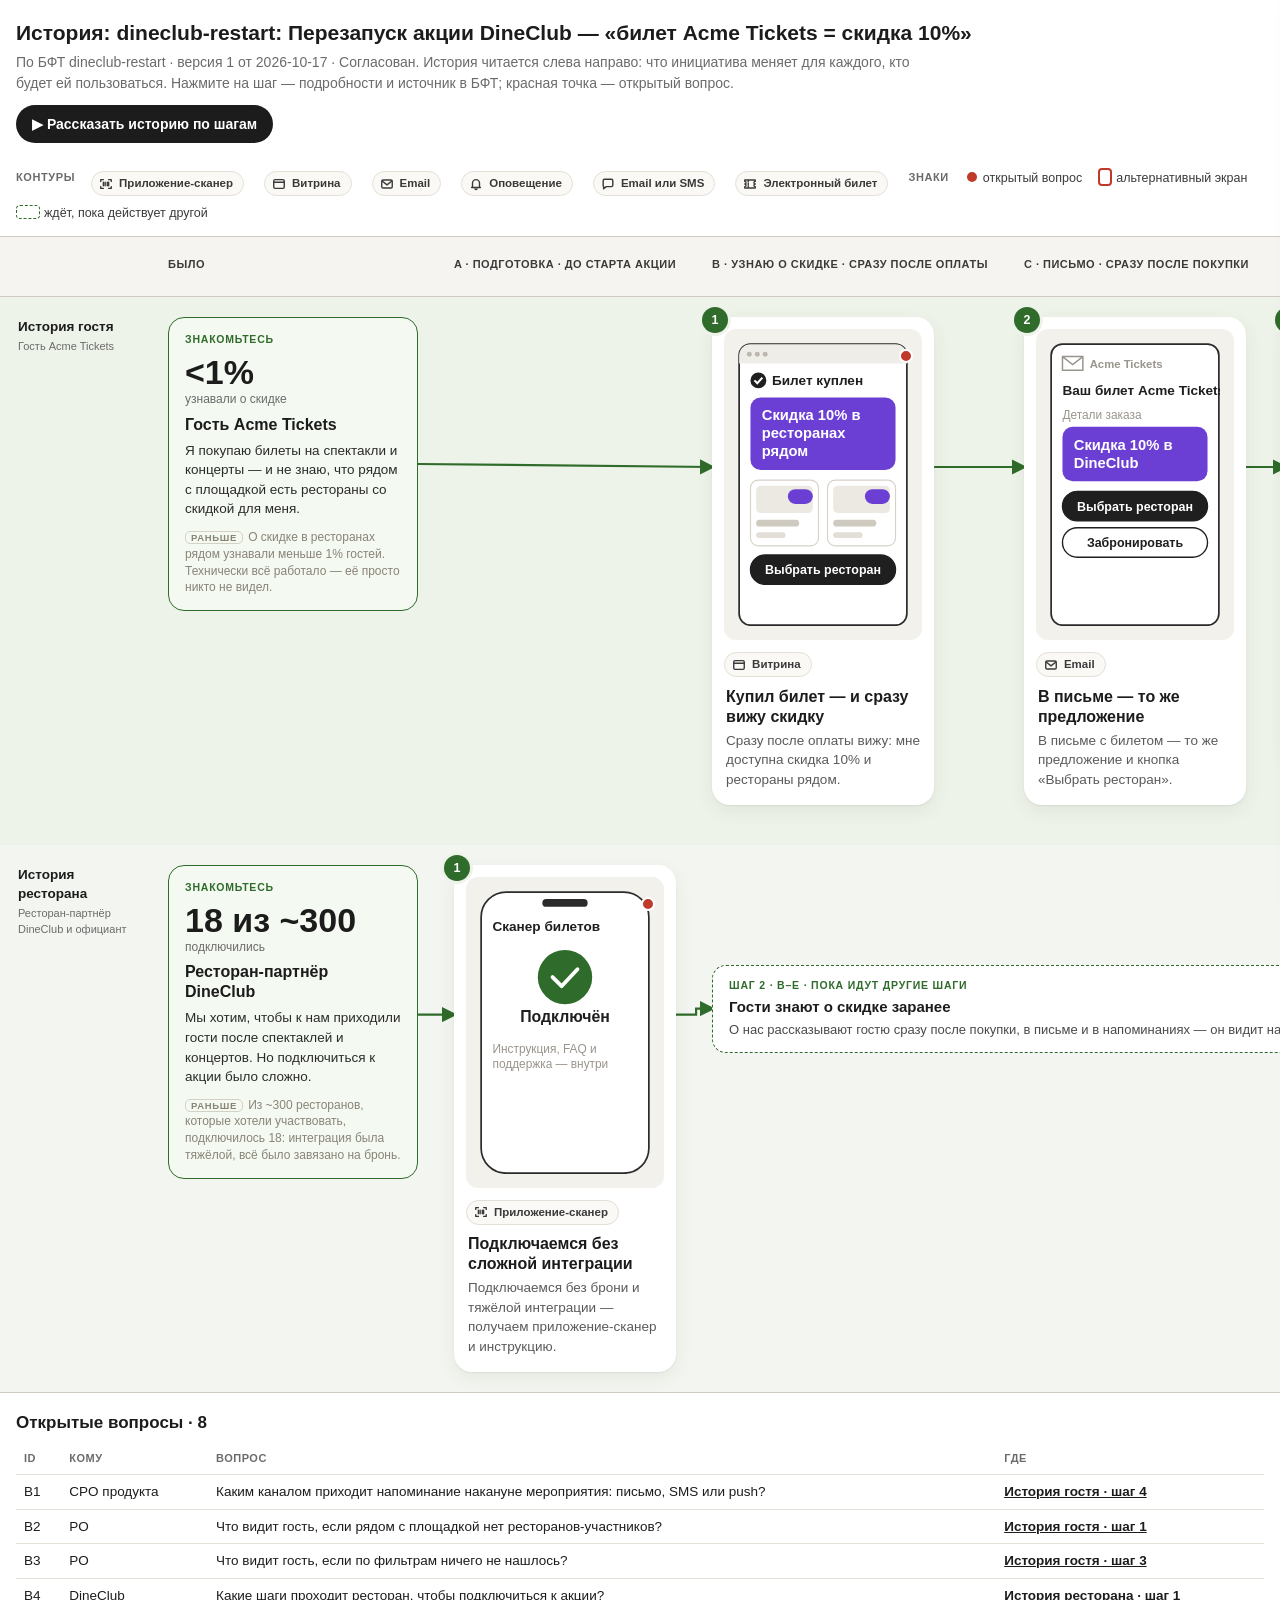
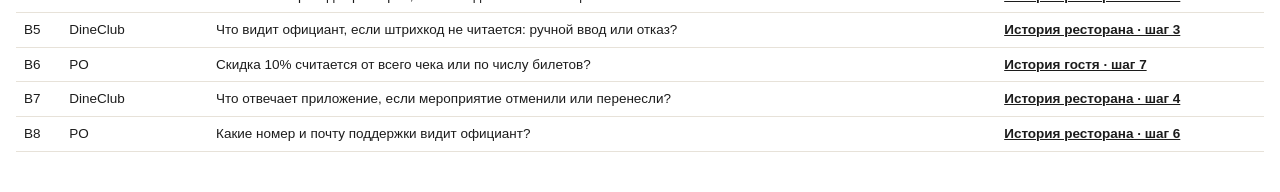
<file: skills/bft-blueprint/examples/golden_story.html>
<!doctype html>
<html lang="ru"><head><meta charset="utf-8"><meta name="viewport" content="width=device-width,initial-scale=1">
<meta name="generator" content="bft-blueprint story">
<title>История · dineclub-restart</title>
<style>
/* bft-blueprint · история через экраны (верхняя линия blueprint). Стандарт — resources/story_line.md */
:root{--ink:#1c1c1c;--muted:#6b6b6b;--red:#c0392b;--bg:#f6f4f0;--rule:#cfcac0;--story:#2f6b2a;--storybg:#eef3ea;--storybg2:#f3f6f0;--offer:#6b3fd4;--paper:#fff}
*{box-sizing:border-box}
body{margin:0;background:var(--paper);color:var(--ink);font:15px/1.45 Inter,-apple-system,"Segoe UI",Roboto,Arial,sans-serif}
header{padding:18px 16px 6px;max-width:1500px;margin:0 auto}
h1{font-size:21px;margin:0 0 4px}.sub{color:var(--muted);margin:0 0 12px;font-size:14px;max-width:900px}
.play{font:inherit;font-size:14px;font-weight:700;border:0;border-radius:999px;background:var(--ink);color:#fff;padding:9px 16px;cursor:pointer}
.legend{display:flex;flex-wrap:wrap;gap:8px 16px;align-items:center;font-size:12.5px;padding:10px 16px 14px;max-width:1500px;margin:0 auto;color:#3a3a3a}
.legend .t{font-weight:700;color:var(--muted);font-size:11px;letter-spacing:.6px;text-transform:uppercase}
.legend .alt{display:inline-block;width:14px;height:18px;border:2px solid var(--red);border-radius:4px;vertical-align:-4px;margin-right:4px}
.legend .wait{display:inline-block;width:24px;height:14px;border:1.5px dashed var(--story);border-radius:4px;vertical-align:-2px;margin-right:4px}
.dot{position:absolute;width:14px;height:14px;border-radius:50%;background:var(--red);border:2px solid #fff;z-index:3}
.dot.inl{position:static;display:inline-block;vertical-align:-2px;margin-right:4px}
/* холст */
.wrap{overflow:auto;border-top:1px solid var(--rule);border-bottom:1px solid var(--rule);background:var(--bg)}
.grid{position:relative;display:grid}
.grid>div{padding:20px 18px;min-height:60px}
.sh{position:sticky;top:0;z-index:4;background:var(--bg);font-size:11px;font-weight:700;letter-spacing:.5px;text-transform:uppercase;border-bottom:1px solid var(--rule);min-width:120px;color:#3a3a3a}
.sh.corner{left:0;z-index:6}
.ln{position:sticky;left:0;z-index:5;font-weight:700;font-size:13.5px;background:inherit}.ln small{display:block;font-weight:400;color:var(--muted);font-size:11px;margin-top:2px}
.row0{background:var(--storybg)}.row1{background:var(--storybg2)}
.cell{display:flex;gap:28px;align-items:flex-start}
svg.links{position:absolute;left:0;top:0;pointer-events:none;overflow:visible;z-index:1}
/* карточка шага: картинка · контур · заголовок · пояснение */
.sf{position:relative;z-index:2;background:#fff;border-radius:18px;padding:12px 12px 16px;box-shadow:0 1px 2px rgba(0,0,0,.06),0 6px 18px rgba(40,60,30,.07);cursor:pointer;transition:box-shadow .15s,transform .15s;text-align:left}
.sf:hover,.sf:focus-visible{box-shadow:0 2px 4px rgba(0,0,0,.08),0 12px 28px rgba(40,60,30,.14);transform:translateY(-2px);outline:none}
.stepn{position:absolute;top:-10px;left:-10px;width:26px;height:26px;border-radius:50%;background:var(--story);color:#fff;font-size:12.5px;font-weight:800;display:flex;align-items:center;justify-content:center;box-shadow:0 0 0 3px var(--storybg);z-index:3}
.sfr{display:flex;gap:14px;justify-content:center;background:#f3f1ec;border-radius:12px;padding:14px}
.ctr{display:inline-flex;align-items:center;gap:6px;margin:12px 4px 0 0;font-size:11.5px;font-weight:650;color:#3a3a3a;border:1px solid #e3dfd6;border-radius:999px;padding:3px 10px 3px 7px;background:#faf9f6;white-space:nowrap}
.ctr svg{width:14px;height:14px;flex:none;stroke:#3a3a3a;fill:none;stroke-width:1.6;stroke-linecap:round;stroke-linejoin:round}
.sf .ttl{display:block;font-size:16px;font-weight:750;line-height:1.25;margin:9px 2px 4px;color:var(--ink)}
.sf .txt{margin:0 2px;font-size:13.5px;line-height:1.45;color:#5a5a5a}
.scr{position:relative;width:170px;display:block}
.scr svg{width:170px;height:auto;display:block}
.scr .dot{top:6px;right:-5px}
.sf>.dot{top:-6px;right:-6px}
/* знакомство и итог */
.tale{position:relative;z-index:2;width:250px;background:#f4faf1;border:1px solid var(--story);border-radius:16px;padding:14px 16px;text-align:left;cursor:pointer}
.tale:hover,.tale:focus-visible{box-shadow:0 6px 16px rgba(0,0,0,.12);outline:none}
.tale .beat{font-size:10.5px;font-weight:800;letter-spacing:.8px;color:var(--story);text-transform:uppercase}
.tale .big{font-size:34px;font-weight:900;line-height:1;margin:8px 0 2px}.tale.final .big{color:var(--story)}
.tale .bigc{font-size:12px;color:var(--muted);margin-bottom:6px}
.tale .ttl{display:block;font-size:16px;font-weight:800;line-height:1.25;margin:6px 0}
.tale .txt{margin:0;font-size:13.5px;line-height:1.45;color:#2b2b2b}
.tale .was{font-size:12px;color:#8a8378;margin-top:10px;line-height:1.4}
.was b,.pn .was b{font-size:9.5px;letter-spacing:.7px;text-transform:uppercase;border:1px solid #d6d0c4;border-radius:5px;padding:0 5px;margin-right:5px;color:#8a8378}
/* полоса ожидания: персонаж ждёт, пока действует другой */
.band{position:relative;z-index:2;background:#fff;border:1.5px dashed var(--story);border-radius:14px;padding:12px 16px;cursor:pointer;margin-top:100px}
.band:hover,.band:focus-visible{box-shadow:0 6px 16px rgba(0,0,0,.1);outline:none}
.band .beat{font-size:10.5px;font-weight:800;letter-spacing:.8px;color:var(--story);text-transform:uppercase}
.band .ttl{display:block;font-size:15px;font-weight:750;margin:3px 0}
.band .txt{margin:0;font-size:13px;color:#4a4a4a}
.band>.dot{top:-6px;right:-6px}
/* открытые вопросы */
.qs{max-width:1500px;margin:0 auto;padding:18px 16px 40px}
.qs h2{font-size:17px;margin:0 0 8px}
.qs table{border-collapse:collapse;width:100%;font-size:13.5px}
.qs th,.qs td{border-bottom:1px solid #e7e2d9;padding:7px 8px;text-align:left;vertical-align:top}
.qs th{font-size:11px;letter-spacing:.5px;text-transform:uppercase;color:var(--muted)}
.qs a{color:var(--ink);font-weight:700}
.qs .none{color:var(--muted)}
/* панель шага */
.scrim{position:fixed;inset:0;background:rgba(0,0,0,.28);opacity:0;pointer-events:none;transition:opacity .2s;z-index:8}
.pn{position:fixed;top:0;right:0;height:100%;width:min(560px,100%);background:#fff;box-shadow:-8px 0 24px rgba(0,0,0,.18);transform:translateX(105%);transition:transform .22s;overflow-y:auto;z-index:9;padding:18px 20px 40px}
body.panel .scrim{opacity:1;pointer-events:auto}body.panel .pn{transform:none}
.pn .x{position:sticky;top:0;float:right;font:inherit;font-size:26px;line-height:1;border:0;background:none;cursor:pointer;color:var(--muted)}
.pn .k{font-size:11px;font-weight:800;letter-spacing:.8px;color:var(--story);text-transform:uppercase}
.pn h2{font-size:22px;line-height:1.25;margin:6px 0 8px}
.pn .txt{font-size:15.5px;margin:0 0 10px}
.pn .was{font-size:14px;color:#8a8378;margin:10px 0}
.pn .vis{display:flex;gap:16px;flex-wrap:wrap;background:#f3f1ec;border-radius:14px;padding:16px;margin:12px 0;justify-content:center}
.pn .vis .scr,.pn .vis .scr svg{width:200px}
.pn h3{font-size:12px;letter-spacing:.6px;text-transform:uppercase;color:var(--muted);margin:18px 0 6px}
.pn ul{margin:0;padding:0;list-style:none}.pn li{margin:6px 0}
.pn .src{font-size:13.5px;color:#3a3a3a}
.pn .ans{color:var(--story)}
/* история по шагам */
.show{position:fixed;inset:0;background:#faf8f4;z-index:10;display:none;flex-direction:column}
body.showing .show{display:flex}body.showing{overflow:hidden}
.show .sbar{display:flex;justify-content:space-between;align-items:center;gap:10px;padding:10px 16px;border-bottom:1px solid #e7e2d9;font-size:14px;font-weight:700;flex-wrap:wrap}
.show .sbar .x{font:inherit;border:0;background:none;font-size:26px;cursor:pointer;color:var(--muted);line-height:1}
.show .who{display:inline-flex;background:#efebe3;border-radius:999px;padding:3px;flex-wrap:wrap}
.show .who button{font:inherit;font-size:13px;font-weight:700;border:0;background:none;padding:5px 12px;border-radius:999px;cursor:pointer;color:var(--muted)}
.show .who button.on{background:#fff;color:var(--ink);box-shadow:0 1px 3px rgba(0,0,0,.12)}
.show .stage{flex:1;overflow:auto;display:flex;align-items:center;justify-content:center;padding:10px 20px}
.show .scene{display:grid;grid-template-columns:minmax(0,1fr) minmax(0,1.05fr);gap:36px;align-items:center;max-width:1000px;width:100%}
.show .vis{display:flex;gap:18px;justify-content:center;align-items:flex-end;flex-wrap:wrap}
.show .vis .scr,.show .vis .scr svg{width:min(210px,42vw)}.show .vis .scr svg{filter:drop-shadow(0 10px 18px rgba(0,0,0,.12))}
.show .vis.two .scr,.show .vis.two .scr svg{width:min(180px,40vw)}
.show .n{font-size:13px;font-weight:800;letter-spacing:1px;color:var(--muted);text-transform:uppercase}
.show h2{font-size:28px;line-height:1.2;margin:6px 0 12px;font-weight:800}
.show .say{font-size:19px;line-height:1.5;margin:0}
.show .before{margin-top:16px;font-size:15px;color:#8a8378;display:flex;gap:10px;align-items:baseline}
.show .before b{flex:none;font-size:11px;letter-spacing:.8px;text-transform:uppercase;border:1px solid #d6d0c4;border-radius:6px;padding:1px 7px}
.show .big{font-size:64px;font-weight:900;line-height:1;letter-spacing:-1px}.show .final .big,.show .final h2{color:var(--story)}
.show .bigc{color:var(--muted);font-size:15px;margin-top:6px}
.show .snav{display:flex;justify-content:space-between;align-items:center;padding:12px 16px;border-top:1px solid #e7e2d9;gap:12px}
.show .snav button{font:inherit;font-size:15px;font-weight:700;border:1px solid #e7e2d9;background:#fff;border-radius:999px;padding:10px 18px;cursor:pointer;white-space:nowrap;flex:none}
.show .snav button:disabled{opacity:.35;cursor:default}
.show .dots{display:flex;gap:6px;flex-wrap:wrap;justify-content:center}.show .dots i{width:8px;height:8px;border-radius:50%;background:#d9d3c8}.show .dots i.on{background:var(--story)}
@media (max-width:760px){.show .snav button{padding:9px 12px;font-size:14px}.show .dots{gap:4px}.show .dots i{width:6px;height:6px}.show .scene{grid-template-columns:1fr;gap:16px}.show h2{font-size:22px}.show .say{font-size:16px}.show .big{font-size:48px}}
@media print{.play,.legend,.show,.pn,.scrim{display:none}}
</style></head>
<body>
<header><h1>История: dineclub-restart: Перезапуск акции DineClub — «билет Acme Tickets = скидка 10%»</h1>
<p class="sub">По БФТ dineclub-restart · версия 1 от 2026-10-17 · Согласован. История читается слева направо: что инициатива меняет для каждого, кто будет ей пользоваться. Нажмите на шаг — подробности и источник в БФТ; красная точка — открытый вопрос.</p>
<button class="play" id="play">▶ Рассказать историю по шагам</button></header>
<div class="legend" id="legend"></div>
<div class="wrap"><div class="grid" id="grid"></div></div>
<section class="qs" id="qs"></section>
<div class="scrim" id="scrim"></div><aside class="pn" id="pn" aria-label="Шаг истории"></aside>
<div class="show" id="show" role="dialog" aria-label="История по шагам"><div class="sbar"><div class="who"></div><button class="x" aria-label="Закрыть">×</button></div>
<div class="stage"></div><div class="snav"><button class="prev">← Назад</button><div class="dots"></div><button class="next">Дальше →</button></div></div>
<script type="application/json" id="story-data">{"stages":[{"id":"A","name":"Подготовка","when":"до старта акции"},{"id":"B","name":"Узнаю о скидке","when":"сразу после оплаты"},{"id":"C","name":"Письмо","when":"сразу после покупки"},{"id":"D","name":"Выбор ресторана","when":""},{"id":"E","name":"Не забываю","when":"за сутки и после мероприятия"},{"id":"F","name":"В ресторане","when":"до 7 дней после мероприятия"}],"personas":[{"id":"guest","name":"Гость Acme Tickets","lane":"История гостя","before":"<1% · узнавали о скидке","after":"−10% · по билету в ресторане"},{"id":"rest","name":"Ресторан-партнёр DineClub и официант","lane":"История ресторана","before":"18 из ~300 · подключились","after":"—"}],"steps":[{"id":"Ш1","persona":"guest","kind":"intro","n":null,"span":"","c0":0,"c1":0,"title":"Гость Acme Tickets","text":"Я покупаю билеты на спектакли и концерты — и не знаю, что рядом с площадкой есть рестораны со скидкой для меня.","screens":[],"was":"О скидке в ресторанах рядом узнавали меньше 1% гостей. Технически всё работало — её просто никто не видел.","source":"Цель R; ПРОБЛЕМА"},{"id":"Ш2","persona":"guest","kind":"step","n":1,"span":"Узнаю о скидке","c0":2,"c1":2,"title":"Купил билет — и сразу вижу скидку","text":"Сразу после оплаты вижу: мне доступна скидка 10% и рестораны рядом.","screens":["B1"],"was":"На странице после покупки об акции не было ни слова.","source":"How to demo, сценарий 1; ПТ-2"},{"id":"Ш3","persona":"guest","kind":"step","n":2,"span":"Письмо","c0":3,"c1":3,"title":"В письме — то же предложение","text":"В письме с билетом — то же предложение и кнопка «Выбрать ресторан».","screens":["C1"],"was":"В письме была только кнопка «Забронировать в DineClub», без акцента на скидке.","source":"How to demo, сценарий 2; ПТ-2"},{"id":"Ш4","persona":"guest","kind":"step","n":3,"span":"Выбор ресторана","c0":4,"c1":4,"title":"Выбираю ресторан рядом с театром","text":"Вижу все рестораны-участники, фильтрую под компанию; в карточке — скидка, путь пешком и часы работы.","screens":["D1","D2"],"was":"Список обрезался по расстоянию, фильтров не было, в карточке ресторана не было акции.","source":"How to demo, сценарий 3; ПТ-3"},{"id":"Ш5","persona":"guest","kind":"step","n":4,"span":"Не забываю","c0":5,"c1":5,"title":"Накануне мне напоминают","text":"За сутки до мероприятия приходит напоминание о скидке.","screens":["E1"],"was":"Напоминаний о скидке не было.","source":"Изменение в UJM, касания; ПТ-2"},{"id":"Ш6","persona":"guest","kind":"step","n":5,"span":"Не забываю","c0":5,"c1":5,"title":"После мероприятия скидка ещё действует","text":"Скидка действует ещё 7 дней — мне об этом напоминают; могу отписаться.","screens":["E2"],"was":"После мероприятия о скидке никто не напоминал.","source":"Изменение в UJM, касания; ПТ-2"},{"id":"Ш7","persona":"guest","kind":"step","n":6,"span":"В ресторане","c0":6,"c1":6,"title":"Прихожу и просто показываю билет","text":"Прихожу в ресторан и показываю билет — бронь не нужна.","screens":["F1"],"was":"Скидка работала только по брони.","source":"How to demo, сценарий 4; ПТ-1"},{"id":"Ш8","persona":"guest","kind":"step","n":7,"span":"В ресторане","c0":6,"c1":6,"title":"Официант сканирует — скидка моя","text":"Официант сканирует штрихкод — скидка 10%. Если билет не подходит, он сразу видит понятную причину.","screens":["F3"],"was":"У официанта не было приложения, скидку привязывали к брони.","source":"How to demo, сценарий 4; ПТ-1"},{"id":"Ш9","persona":"guest","kind":"final","n":null,"span":"","c0":7,"c1":7,"title":"Я дошёл до ресторана и получил скидку","text":"Покупка билета теперь даёт ещё и скидку 10% в ресторане рядом. Я узнал о ней сразу, мне напомнили, и в ресторане скидку дали с первого сканирования.","screens":[],"was":"","source":"TOBE; БТ-1"},{"id":"Ш10","persona":"rest","kind":"intro","n":null,"span":"","c0":0,"c1":0,"title":"Ресторан-партнёр DineClub","text":"Мы хотим, чтобы к нам приходили гости после спектаклей и концертов. Но подключиться к акции было сложно.","screens":[],"was":"Из ~300 ресторанов, которые хотели участвовать, подключилось 18: интеграция была тяжёлой, всё было завязано на бронь.","source":"ASIS; Изменение в UJM, подключение ресторана"},{"id":"Ш11","persona":"rest","kind":"step","n":1,"span":"Подготовка","c0":1,"c1":1,"title":"Подключаемся без сложной интеграции","text":"Подключаемся без брони и тяжёлой интеграции — получаем приложение-сканер и инструкцию.","screens":["A1"],"was":"Подключение требовало тяжёлой интеграции и было привязано к брони.","source":"Изменение в UJM, подключение ресторана; БТ-4"},{"id":"Ш12","persona":"rest","kind":"band","n":2,"span":"B–E · пока идут другие шаги","c0":2,"c1":5,"title":"Гости знают о скидке заранее","text":"О нас рассказывают гостю сразу после покупки, в письме и в напоминаниях — он видит нас среди ближайших к площадке.","screens":[],"was":"О скидке узнавали меньше 1% гостей — до ресторанов почти никто не доходил.","source":"ПТ-2, ПТ-3"},{"id":"Ш13","persona":"rest","kind":"step","n":3,"span":"В ресторане","c0":6,"c1":6,"title":"Гость показывает билет — сканируем","text":"Гость показывает билет — официант сканирует штрихкод.","screens":["F2"],"was":"Отдельного приложения для официанта не было.","source":"How to demo, сценарий 4; ПТ-4"},{"id":"Ш14","persona":"rest","kind":"step","n":4,"span":"В ресторане","c0":6,"c1":6,"title":"Приложение сразу даёт ответ","text":"Приложение сразу отвечает: скидка 10% или понятная причина отказа — без споров.","screens":["F3","F4"],"was":"","source":"How to demo, сценарий 4; ПТ-4"},{"id":"Ш15","persona":"rest","kind":"step","n":5,"span":"В ресторане","c0":6,"c1":6,"title":"Фотографируем чек — получаем компенсацию","text":"Официант фотографирует чек — компенсация ресторану зафиксирована.","screens":["F5"],"was":"","source":"How to demo, сценарий 4"},{"id":"Ш16","persona":"rest","kind":"step","n":6,"span":"В ресторане","c0":6,"c1":6,"title":"Если что-то непонятно — помощь рядом","text":"Инструкция, частые вопросы и поддержка — в том же приложении.","screens":["F6"],"was":"","source":"How to demo, сценарий 4; ПТ-4"},{"id":"Ш17","persona":"rest","kind":"final","n":null,"span":"","c0":7,"c1":7,"title":"Больше гостей — и понятный способ их принять","text":"К нам приходят гости после спектаклей и концертов. Официант за одно сканирование понимает, давать ли скидку, а ресторан получает за неё компенсацию.","screens":[],"was":"","source":"TOBE; БТ-4"}],"screens":{"A1":{"contour":"Приложение-сканер","device":"phone","view":"основной","el":[["hdr","Сканер билетов"],["ok","Подключён"],["text","Инструкция, FAQ и поддержка — внутри"]],"source":"ИТ-9, ИТ-10"},"B1":{"contour":"Витрина","device":"web","view":"основной","el":[["hdr","✓ Билет куплен"],["offer","Скидка 10% в ресторанах рядом"],["tiles"],["cta","Выбрать ресторан"]],"source":"ИТ-1"},"C1":{"contour":"Email","device":"mail","view":"основной","el":[["from","Acme Tickets"],["hdr","Ваш билет Acme Tickets"],["text","Детали заказа"],["offer","Скидка 10% в DineClub"],["cta","Выбрать ресторан"],["cta2","Забронировать"]],"source":"ИТ-2"},"D1":{"contour":"Витрина","device":"web","view":"основной","el":[["hdr","Все рестораны"],["chips",["Персоны","Метро","+3"]],["rowsOffer",3]],"source":"ИТ-3, ИТ-7"},"D2":{"contour":"Витрина","device":"web","view":"основной","el":[["img"],["offer","−10% по билету"],["kv","Окно","7 дней"],["kv","Пешком","от площадки"],["kv","Часы","работы"]],"source":"ИТ-4"},"E1":{"contour":"Оповещение","device":"lock","view":"основной","el":[["notif","Acme Tickets","Мероприятие завтра","Скидка 10% в ресторанах рядом"]],"source":"ИТ-6"},"E2":{"contour":"Email или SMS","device":"lock","view":"основной","el":[["notif","Acme Tickets","Скидка 10% ещё действует","Окно — 7 дней после мероприятия"],["link","Отписаться"]],"source":"ИТ-6"},"F1":{"contour":"Электронный билет","device":"phone","view":"основной","el":[["hdr","Ваш билет"],["text","Билет на мероприятие"],["barcode"],["offer","Скидка 10% в DineClub"]],"source":"How to demo, сценарий 4"},"F2":{"contour":"Приложение-сканер","device":"phone","view":"основной","el":[["hdr","Сканер билетов"],["camera"],["cta","Сканировать"]],"source":"ИТ-8"},"F3":{"contour":"Приложение-сканер","device":"phone","view":"основной","el":[["hdr","Сканер билетов"],["ok","Скидка 10%"],["cta","Сфотографировать чек"]],"source":"ИТ-8, ФТ-1"},"F4":{"contour":"Приложение-сканер","device":"phone","view":"альтернативный","el":[["hdr","Сканер билетов"],["no","Отказ"],["text","Билет использован, вне окна или возвращён"]],"source":"ФТ-1"},"F5":{"contour":"Приложение-сканер","device":"phone","view":"основной","el":[["hdr","Сканер билетов"],["ok","Чек сохранён"],["text","Компенсация ресторану зафиксирована"]],"source":"ИТ-8"},"F6":{"contour":"Приложение-сканер","device":"phone","view":"основной","el":[["hdr","Инструкция и FAQ"],["rows",3],["cta2","Поддержка"]],"source":"ИТ-9"}},"stepsByScreen":{"B1":"Купил билет — и сразу вижу скидку","C1":"В письме — то же предложение","D1":"Выбираю ресторан рядом с театром","D2":"Выбираю ресторан рядом с театром","E1":"Накануне мне напоминают","E2":"После мероприятия скидка ещё действует","F1":"Прихожу и просто показываю билет","F3":"Официант сканирует — скидка моя","A1":"Подключаемся без сложной интеграции","F2":"Гость показывает билет — сканируем","F4":"Приложение сразу даёт ответ","F5":"Фотографируем чек — получаем компенсацию","F6":"Если что-то непонятно — помощь рядом"},"questions":[{"id":"В1","to":"CPO продукта","text":"Каким каналом приходит напоминание накануне мероприятия: письмо, SMS или push?","where":"E1","answer":"—","open":true},{"id":"В2","to":"PO","text":"Что видит гость, если рядом с площадкой нет ресторанов-участников?","where":"B1","answer":"—","open":true},{"id":"В3","to":"PO","text":"Что видит гость, если по фильтрам ничего не нашлось?","where":"D1","answer":"—","open":true},{"id":"В4","to":"DineClub","text":"Какие шаги проходит ресторан, чтобы подключиться к акции?","where":"A1","answer":"—","open":true},{"id":"В5","to":"DineClub","text":"Что видит официант, если штрихкод не читается: ручной ввод или отказ?","where":"F2","answer":"—","open":true},{"id":"В6","to":"PO","text":"Скидка 10% считается от всего чека или по числу билетов?","where":"F3","answer":"—","open":true},{"id":"В7","to":"DineClub","text":"Что отвечает приложение, если мероприятие отменили или перенесли?","where":"F4","answer":"—","open":true},{"id":"В8","to":"PO","text":"Какие номер и почту поддержки видит официант?","where":"F6","answer":"—","open":true}]}</script>
<script>
/* bft-blueprint · общий набор страницы: упрощённый экран, контуры, экранирование.
   Подключается перед story_page.js и map_page.js. Экраны рисует страница истории (до проекта Backlog.md);
   на карте экраны — файлы backlog/assets/screens, их пишет bft_mock.py тем же рисунком. */
const BPK = (function () {
  "use strict";
  const esc = s => String(s == null ? "" : s).replace(/[&<>"]/g, c => ({ "&": "&amp;", "<": "&lt;", ">": "&gt;", '"': "&quot;" }[c]));
  /* ---------- контур: иконка по ключевому слову ---------- */
  const ICON = {
    web: '<rect x="2" y="3" width="12" height="10" rx="1.5"/><path d="M2 6h12"/>',
    mail: '<rect x="2" y="3.5" width="12" height="9" rx="1.5"/><path d="M2.5 4.5 8 9l5.5-4.5"/>',
    bell: '<path d="M4 11V7a4 4 0 0 1 8 0v4l1 1H3z"/><path d="M6.8 13.6a1.4 1.4 0 0 0 2.4 0"/>',
    sms: '<path d="M2.5 4a1.5 1.5 0 0 1 1.5-1.5h8A1.5 1.5 0 0 1 13.5 4v5.5A1.5 1.5 0 0 1 12 11H6l-3 2.5V11a1.5 1.5 0 0 1-.5-1z"/>',
    ticket: '<path d="M2 5V3.5h12V5a1.5 1.5 0 0 0 0 3 1.5 1.5 0 0 0 0 3v1.5H2V11a1.5 1.5 0 0 0 0-3 1.5 1.5 0 0 0 0-3z"/><path d="M6 4v8" stroke-dasharray="1.5 1.5"/>',
    scan: '<path d="M2 5V3h3M11 3h3v2M14 11v2h-3M5 13H2v-2"/><path d="M5 6v4M7 6v4M9.5 6v4M11 6v4"/>',
    app: '<rect x="4.5" y="1.5" width="7" height="13" rx="1.5"/><path d="M7 12.5h2"/>',
    pin: '<path d="M8 14s4.5-4.2 4.5-7.5a4.5 4.5 0 0 0-9 0C3.5 9.8 8 14 8 14z"/><circle cx="8" cy="6.5" r="1.6"/>',
    call: '<path d="M3 2.5h3l1.2 3-1.7 1.2a8 8 0 0 0 3.8 3.8l1.2-1.7 3 1.2v3a1 1 0 0 1-1 1A11 11 0 0 1 2 3.5a1 1 0 0 1 1-1z"/>',
    chat: '<path d="M2.5 3.5h11v7.5H7l-3 2.5V11H2.5z"/>',
    dot: '<circle cx="8" cy="8" r="3"/>'
  };
  function contourIcon(c) {
    const s = c.toLowerCase();
    const rules = [[/sms|смс/, "sms"], [/email|e-mail|письм/, "mail"], [/push|пуш|оповещ|уведомл/, "bell"], [/витрин|сайт|админк|кабинет/, "web"],
      [/билет/, "ticket"], [/сканер/, "scan"], [/приложен/, "app"], [/офлайн/, "pin"], [/звонок/, "call"], [/чат/, "chat"]];
    for (const [re, k] of rules) if (re.test(s)) return k;
    return "dot";
  }
  const chip = c => `<span class="ctr"><svg viewBox="0 0 16 16" aria-hidden="true">${ICON[contourIcon(c)]}</svg>${esc(c)}</span>`;
  function wrapT(t, n) { const w = String(t).split(" "); const o = []; let c = ""; for (const x of w) { if ((c + " " + x).trim().length > n) { if (c) o.push(c); c = x } else c = (c + " " + x).trim() } if (c) o.push(c); return o }
  function mockSVG(t, label) {
    const W = 150, H = 250, ink = "#1f1f1f", g = "#9a958c", OF = "#6b3fd4", P = 11, IW = W - 2 * P;
    const T = (x, yy, s, fs, fw, fill, a) => `<text x="${x}" y="${yy}" font-size="${fs}" font-weight="${fw || 400}" fill="${fill || ink}"${a ? ` text-anchor="${a}"` : ""}>${esc(s)}</text>`;
    if (t.view === "неизвестен") {
      return `<svg viewBox="0 0 ${W} ${H}" role="img" aria-label="${esc(label)} — не определён"><rect x="1.5" y="1.5" width="${W - 3}" height="${H - 3}" rx="20" fill="#fdf3f2" stroke="#c0392b" stroke-width="1.6" stroke-dasharray="6 4"/><circle cx="${W / 2}" cy="${H / 2 - 14}" r="20" fill="#c0392b"/>${T(W / 2, H / 2 - 6, "?", 24, 800, "#fff", "middle")}${wrapT(t.contour, 16).map((l, i) => T(W / 2, H / 2 + 30 + i * 14, l, 11, 600, "#c0392b", "middle")).join("")}${T(W / 2, H / 2 + 30 + wrapT(t.contour, 16).length * 14, "не определён", 11, 600, "#c0392b", "middle")}</svg>`;
    }
    let y, out = "", frame;
    if (t.device === "web") { y = 26; frame = `<rect x="1" y="1" width="${W - 2}" height="${H - 2}" rx="10" fill="#fff" stroke="#2b2b2b" stroke-width="1.5"/><path d="M1,11 a10,10 0 0 1 10,-10 h${W - 22} a10,10 0 0 1 10,10 v7 h-${W - 2}z" fill="#efede8"/>` + [0, 1, 2].map(i => `<circle cx="${10 + i * 7}" cy="10" r="2.2" fill="#bdb8af"/>`).join("") }
    else if (t.device === "mail") { y = 12; frame = `<rect x="1" y="1" width="${W - 2}" height="${H - 2}" rx="10" fill="#fff" stroke="#2b2b2b" stroke-width="1.5"/>` }
    else if (t.device === "lock") { y = 78; frame = `<rect x="1" y="1" width="${W - 2}" height="${H - 2}" rx="22" fill="#e6e2db" stroke="#2b2b2b" stroke-width="1.5"/><rect x="${W / 2 - 20}" y="7" width="40" height="7" rx="3.5" fill="#2b2b2b"/>` + T(W / 2, 56, "09:41", 30, 300, "#555", "middle") }
    else { y = 24; frame = `<rect x="1" y="1" width="${W - 2}" height="${H - 2}" rx="22" fill="#fff" stroke="#2b2b2b" stroke-width="1.5"/><rect x="${W / 2 - 20}" y="7" width="40" height="7" rx="3.5" fill="#2b2b2b"/>` }
    for (const it of t.el) {
      const k = it[0];
      if (k === "from") { out += `<path d="M${P},${y} h18 v12 h-18z M${P},${y} l9,7 l9,-7" fill="none" stroke="${g}" stroke-width="1.3"/>` + T(P + 24, y + 10, it[1], 10, 600, g); y += 22 }
      else if (k === "hdr") { const ok = it[1].startsWith("✓ "); out += ok ? `<circle cx="${P + 7}" cy="${y + 7}" r="7" fill="${ink}"/><path d="M${P + 3.5},${y + 7} l2.5,2.5 l4.5,-5" fill="none" stroke="#fff" stroke-width="1.8"/>` + T(P + 19, y + 11.5, it[1].slice(2), 12, 700) : T(P, y + 11.5, it[1], 12, 700); y += 22 }
      else if (k === "text") { wrapT(it[1], 22).forEach(l => { out += T(P, y + 11, l, 10.5, 400, g); y += 13 }); y += 5 }
      else if (k === "offer") { const ls = wrapT(it[1], 13), h = ls.length * 16 + 16; out += `<rect x="${P}" y="${y}" width="${IW}" height="${h}" rx="9" fill="${OF}"/>`; ls.forEach((l, i) => out += T(P + 10, y + 20 + i * 16, l, 13, 800, "#fff")); y += h + 9 }
      else if (k === "cta" || k === "cta2") { const fs = it[1].length > 16 ? 9.5 : 11; out += `<rect x="${P}" y="${y}" width="${IW}" height="26" rx="13" fill="${k === "cta" ? ink : "#fff"}" stroke="${ink}" stroke-width="1.2"/>` + T(W / 2, y + 17, it[1], fs, 700, k === "cta" ? "#fff" : ink, "middle"); y += 32 }
      else if (k === "link") { out += T(P, y + 12, it[1], 11, 700, ink) + `<line x1="${P}" y1="${y + 15}" x2="${P + Math.min(IW, it[1].length * 6)}" y2="${y + 15}" stroke="${ink}"/>`; y += 22 }
      else if (k === "tiles") { const tw = (IW - 8) / 2; [0, 1].forEach(i => { const x = P + i * (tw + 8); out += `<rect x="${x}" y="${y}" width="${tw}" height="58" rx="7" fill="#fff" stroke="#d6d2ca"/><rect x="${x + 5}" y="${y + 5}" width="${tw - 10}" height="24" rx="4" fill="#ece9e3"/><rect x="${x + 5}" y="${y + 35}" width="${tw - 22}" height="6" rx="3" fill="#cfcac0"/><rect x="${x + 5}" y="${y + 46}" width="${tw - 34}" height="5" rx="2.5" fill="#e3dfd8"/><rect x="${x + tw - 27}" y="${y + 8}" width="22" height="13" rx="6.5" fill="${OF}"/>` }); y += 66 }
      else if (k === "rows" || k === "rowsOffer") { for (let i = 0; i < it[1]; i++) { out += `<rect x="${P}" y="${y}" width="26" height="26" rx="5" fill="#ece9e3"/><rect x="${P + 33}" y="${y + 5}" width="58" height="6" rx="3" fill="#cfcac0"/><rect x="${P + 33}" y="${y + 16}" width="40" height="5" rx="2.5" fill="#e3dfd8"/>`; if (k === "rowsOffer") out += `<rect x="${W - P - 28}" y="${y + 6}" width="28" height="14" rx="7" fill="${OF}"/>`; y += 34 } }
      else if (k === "chips") { let x = P; it[1].forEach(c => { const w = c.length * 6 + 14; if (x + w > W - P) return; out += `<rect x="${x}" y="${y}" width="${w}" height="20" rx="10" fill="#fff" stroke="#9a958c"/>` + T(x + 7, y + 14, c, 10, 600); x += w + 5 }); y += 30 }
      else if (k === "kv") { out += T(P, y + 12, it[1], 10.5, 400, g) + T(W - P, y + 12, it[2], 11, 700, ink, "end") + `<line x1="${P}" y1="${y + 19}" x2="${W - P}" y2="${y + 19}" stroke="#eee"/>`; y += 24 }
      else if (k === "img") { out += `<rect x="${P}" y="${y}" width="${IW}" height="56" rx="7" fill="#ece9e3"/><path d="M${P + 20},${y + 44} l18,-20 l14,14 l10,-9 l18,15z" fill="#d6d1c8"/>`; y += 64 }
      else if (k === "camera") { out += `<rect x="${P}" y="${y}" width="${IW}" height="112" rx="8" fill="#2b2b2b"/>`;[[P + 10, y + 10, 1, 1], [W - P - 10, y + 10, -1, 1], [P + 10, y + 102, 1, -1], [W - P - 10, y + 102, -1, -1]].forEach(([x, yy, dx, dy]) => out += `<path d="M${x},${yy + 14 * dy} V${yy} H${x + 14 * dx}" fill="none" stroke="#fff" stroke-width="2.4"/>`); for (let i = 0; i < 20; i++) out += `<rect x="${P + 28 + i * 4.3}" y="${y + 38}" width="${i % 3 ? 1.4 : 2.8}" height="36" fill="#fff"/>`; y += 120 }
      else if (k === "ok" || k === "no") { const cx = W / 2, cy = y + 30, col = k === "ok" ? "#2f6b2a" : "#c0392b"; out += `<circle cx="${cx}" cy="${cy}" r="24" fill="${col}"/>` + (k === "ok" ? `<path d="M${cx - 11},${cy} l8,8 l14,-15" fill="none" stroke="#fff" stroke-width="3.4" stroke-linecap="round" stroke-linejoin="round"/>` : `<path d="M${cx - 9},${cy - 9} l18,18 M${cx + 9},${cy - 9} l-18,18" stroke="#fff" stroke-width="3.4" stroke-linecap="round"/>`); y += 64; out += T(cx, y + 6, it[1], 14, 800, k === "ok" ? ink : "#c0392b", "middle"); y += 22 }
      else if (k === "barcode") { out += `<rect x="${P}" y="${y}" width="${IW}" height="70" rx="8" fill="#fff" stroke="#d6d2ca"/>`; for (let i = 0; i < 24; i++) out += `<rect x="${P + 14 + i * 4.6}" y="${y + 12}" width="${i % 3 ? 1.5 : 3}" height="46" fill="${ink}"/>`; y += 80 }
      else if (k === "notif") { const tl = wrapT(it[2], 17), ls = wrapT(it[3], 20), h = 34 + tl.length * 15 + ls.length * 13; out += `<rect x="${P - 3}" y="${y}" width="${IW + 6}" height="${h}" rx="12" fill="#fff"/><rect x="${P + 5}" y="${y + 8}" width="16" height="16" rx="4" fill="${OF}"/>` + T(P + 26, y + 20, it[1], 9.5, 600, g); tl.forEach((l, i) => out += T(P + 5, y + 42 + i * 15, l, 11.5, 800)); ls.forEach((l, i) => out += T(P + 5, y + 42 + tl.length * 15 + i * 13, l, 10.5, 400, "#444")); y += h + 10 }
    }
    const alt = t.view === "альтернативный" ? `<rect x="1" y="1" width="${W - 2}" height="${H - 2}" rx="${t.device === "web" || t.device === "mail" ? 10 : 22}" fill="none" stroke="#c0392b" stroke-width="2.2"/>` : "";
    return `<svg viewBox="0 0 ${W} ${H}" role="img" aria-label="${esc(label)}">${frame}${out}${alt}</svg>`;
  }
  return { esc, wrapT, ICON, contourIcon, chip, mockSVG };
})();
</script>
<script>
/* bft-blueprint · история через экраны. Данные — #story-data (собирает bft-story-render.py).
   Стандарт формы — resources/story_line.md: карточка шага = картинка · контур · заголовок · пояснение. */
(function () {
  "use strict";
  const D = JSON.parse(document.getElementById("story-data").textContent);
  const { esc, chip } = BPK;
  const chips = ids => [...new Set(ids.map(id => D.screens[id].contour))].map(chip).join(" ");
  const openQ = D.questions.filter(q => q.open);
  const qAt = where => D.questions.filter(q => q.where === where);
  const hasOpen = where => openQ.some(q => q.where === where);

  /* ---------- упрощённый экран: крупно, только главное ---------- */
  const mock = id => BPK.mockSVG(D.screens[id], `${D.screens[id].contour}: ${D.stepsByScreen[id] || ""}`);
  const scrHTML = id => `<span class="scr">${hasOpen(id) ? '<span class="dot" title="Открытый вопрос — подробности по клику"></span>' : ""}${mock(id)}</span>`;

  /* ---------- карточки ---------- */
  const persona = id => D.personas.find(p => p.id === id);
  function bigOf(v) { const m = String(v || "").split("·"), big = (m[0] || "").trim(); return /^[—–-]?$/.test(big) ? { big: "", cap: "" } : { big, cap: m.slice(1).join("·").trim() } }
  function cardHTML(s) {
    const dot = hasOpen(s.id) ? '<span class="dot" title="Открытый вопрос"></span>' : "";
    if (s.kind === "intro" || s.kind === "final") {
      const p = persona(s.persona), b = bigOf(s.kind === "intro" ? p.before : p.after);
      return `<div class="tale ${s.kind}" data-k="${s.id}" role="button" tabindex="0">${dot}<div class="beat">${s.kind === "intro" ? "Знакомьтесь" : "И с тех пор"}</div>${b.big ? `<div class="big">${esc(b.big)}</div>${b.cap ? `<div class="bigc">${esc(b.cap)}</div>` : ""}` : ""}<b class="ttl">${esc(s.title)}</b><p class="txt">${esc(s.text)}</p>${s.was ? `<div class="was"><b>Раньше</b>${esc(s.was)}</div>` : ""}</div>`;
    }
    if (s.kind === "band") {
      return `<div class="band" data-k="${s.id}" role="button" tabindex="0">${dot}<div class="beat">Шаг ${s.n} · ${esc(s.span)}</div><b class="ttl">${esc(s.title)}</b><p class="txt">${esc(s.text)}</p></div>`;
    }
    const w = s.screens.length * 170 + (s.screens.length - 1) * 14 + 28 + 24;
    return `<div class="sf" data-k="${s.id}" role="button" tabindex="0" style="width:${w}px"><span class="stepn">${s.n}</span>${dot}<div class="sfr">${s.screens.map(scrHTML).join("")}</div>${chips(s.screens)}<b class="ttl">${esc(s.title)}</b><p class="txt">${esc(s.text)}</p></div>`;
  }

  /* ---------- холст ---------- */
  const NC = D.stages.length + 2;
  const grid = document.getElementById("grid");
  grid.style.gridTemplateColumns = `150px repeat(${NC}, max-content)`;
  const heads = ["Было", ...D.stages.map(s => `${s.id} · ${s.name}${s.when ? " · " + s.when : ""}`), "Стало"];
  let h = `<div class="sh corner"></div>` + heads.map(x => `<div class="sh">${esc(x)}</div>`).join("");
  D.personas.forEach((p, pi) => {
    const rc = "row" + (pi % 2);
    h += `<div class="ln ${rc}">${esc(p.lane)}<small>${esc(p.name)}</small></div>`;
    const steps = D.steps.filter(s => s.persona === p.id);
    for (let c = 0; c < NC; c++) {
      const band = steps.find(s => s.kind === "band" && s.c0 === c);
      if (band) { h += `<div class="${rc}" style="grid-column:span ${band.c1 - band.c0 + 1}">${cardHTML(band)}</div>`; c = band.c1; continue }
      const here = steps.filter(s => s.kind !== "band" && s.c0 === c);
      h += `<div class="${rc}"><div class="cell">${here.map(cardHTML).join("")}</div></div>`;
    }
  });
  grid.innerHTML = h;

  /* стрелки истории: шаг за шагом слева направо */
  function drawLinks() {
    grid.querySelector("svg.links")?.remove();
    const g = grid.getBoundingClientRect();
    const box = el => { const r = el.getBoundingClientRect(); return { l: r.left - g.left, r: r.right - g.left, t: r.top - g.top, b: r.bottom - g.top } };
    const yOf = (el, B) => el.classList.contains("band") ? (B.t + B.b) / 2 : B.t + Math.min(150, (B.b - B.t) / 2);
    let s = `<svg class="links" width="${grid.scrollWidth}" height="${grid.scrollHeight}"><defs><marker id="ms" viewBox="0 0 10 10" refX="8" refY="5" markerWidth="7" markerHeight="7" orient="auto"><path d="M0,0L10,5L0,10z" fill="#2f6b2a"/></marker></defs>`;
    D.personas.forEach(p => {
      const ids = D.steps.filter(x => x.persona === p.id).map(x => x.id);
      for (let i = 0; i + 1 < ids.length; i++) {
        const ea = grid.querySelector(`[data-k="${ids[i]}"]`), eb = grid.querySelector(`[data-k="${ids[i + 1]}"]`);
        if (!ea || !eb) continue;
        const A = box(ea), B = box(eb), ya = yOf(ea, A), yb = yOf(eb, B);
        if (B.l <= A.r) continue;
        const pts = Math.abs(ya - yb) < 3 ? [[A.r, ya], [B.l, yb]] : [[A.r, ya], [B.l - 16, ya], [B.l - 16, yb], [B.l, yb]];
        s += `<polyline points="${pts.map(q => q.join(",")).join(" ")}" fill="none" stroke="#2f6b2a" stroke-width="2.2" marker-end="url(#ms)"/>`;
      }
    });
    grid.insertAdjacentHTML("beforeend", s + "</svg>");
  }
  drawLinks();
  window.addEventListener("resize", drawLinks);
  if (document.fonts && document.fonts.ready) document.fonts.ready.then(drawLinks);

  /* ---------- легенда и открытые вопросы ---------- */
  const usedContours = [...new Set(Object.keys(D.screens).filter(id => D.stepsByScreen[id]).map(id => D.screens[id].contour))];
  document.getElementById("legend").innerHTML =
    `<span class="t">Контуры</span>${usedContours.map(chip).join("")}<span class="t">Знаки</span>` +
    `<span><span class="dot inl"></span>открытый вопрос</span><span><span class="alt"></span>альтернативный экран</span><span><span class="wait"></span>ждёт, пока действует другой</span>`;
  const stepOf = where => D.steps.find(s => s.id === where) || D.steps.find(s => s.screens.includes(where));
  document.getElementById("qs").innerHTML = `<h2>Открытые вопросы · ${openQ.length}</h2>` + (openQ.length
    ? `<table><tr><th>ID</th><th>Кому</th><th>Вопрос</th><th>Где</th></tr>${openQ.map(q => { const s = stepOf(q.where); return `<tr><td>${q.id}</td><td>${esc(q.to)}</td><td>${esc(q.text)}</td><td>${s ? `<a href="#" data-go="${s.id}">${esc(persona(s.persona).lane)} · ${s.n ? "шаг " + s.n : s.kind === "intro" ? "было" : "стало"}</a>` : "—"}</td></tr>` }).join("")}</table>`
    : `<p class="none">Нет — история согласуется без уточнений.</p>`);

  /* ---------- панель шага ---------- */
  const pn = document.getElementById("pn");
  function stepLabel(s) { return s.kind === "intro" ? "Знакомьтесь" : s.kind === "final" ? "И с тех пор" : `Шаг ${s.n} · ${s.span}` }
  function openPanel(id) {
    const s = D.steps.find(x => x.id === id); if (!s) return;
    const p = persona(s.persona);
    const qs = [...qAt(s.id), ...s.screens.flatMap(qAt)];
    pn.innerHTML = `<button class="x" aria-label="Закрыть">×</button><div class="k">${esc(p.lane)} · ${esc(stepLabel(s))}</div><h2>${esc(s.title)}</h2>` +
      (s.screens.length ? `<div>${chips(s.screens)}</div><div class="vis">${s.screens.map(scrHTML).join("")}</div>` : "") +
      `<p class="txt">${esc(s.text)}</p>${s.was ? `<div class="was"><b>Раньше</b>${esc(s.was)}</div>` : ""}` +
      (qs.length ? `<h3>Вопросы</h3><ul>${qs.map(q => `<li>${q.open ? '<span class="dot inl"></span>' : ""}<b>${esc(q.to)}:</b> ${esc(q.text)}${q.open ? "" : ` <span class="ans">— ${esc(q.answer)}</span>`}</li>`).join("")}</ul>` : "") +
      `<h3>Источник в БФТ</h3><div class="src">${esc(s.source)}${s.screens.map(x => `<br>${x}: ${esc(D.screens[x].source)}`).join("")}</div>`;
    document.body.classList.add("panel");
  }
  const closePanel = () => document.body.classList.remove("panel");
  document.getElementById("scrim").addEventListener("click", closePanel);

  /* ---------- история по шагам ---------- */
  let showP = D.personas[0].id, showI = 0;
  const show = document.getElementById("show");
  function scene() {
    const steps = D.steps.filter(s => s.persona === showP), s = steps[showI], p = persona(showP);
    const b = s.kind === "intro" || s.kind === "final" ? bigOf(s.kind === "intro" ? p.before : p.after) : null;
    const vis = s.screens.length ? `<div class="vis${s.screens.length > 1 ? " two" : ""}">${s.screens.map(scrHTML).join("")}</div>`
      : b && b.big ? `<div><div class="big">${esc(b.big)}</div><div class="bigc">${esc(b.cap)}</div></div>` : `<div></div>`;
    show.querySelector(".stage").innerHTML = `<div class="scene ${s.kind}">${vis}<div><div class="n">${esc(stepLabel(s))}</div><h2>${esc(s.title)}</h2><p class="say">${esc(s.text)}</p>${s.was ? `<div class="before"><b>Раньше</b><span>${esc(s.was)}</span></div>` : ""}${s.screens.length ? `<div style="margin-top:14px">${chips(s.screens)}</div>` : ""}</div></div>`;
    show.querySelector(".who").innerHTML = D.personas.map(x => `<button data-p="${x.id}" class="${x.id === showP ? "on" : ""}">${esc(x.lane)}</button>`).join("");
    show.querySelector(".dots").innerHTML = steps.map((_, i) => `<i class="${i === showI ? "on" : ""}"></i>`).join("");
    show.querySelector(".prev").disabled = showI === 0;
    show.querySelector(".next").disabled = showI === steps.length - 1;
  }
  function openShow(pid, i) { showP = pid; showI = i || 0; document.body.classList.add("showing"); scene() }
  function step(d) { const n = D.steps.filter(s => s.persona === showP).length; showI = Math.max(0, Math.min(n - 1, showI + d)); scene() }
  document.getElementById("play").addEventListener("click", () => openShow(D.personas[0].id, 0));
  show.addEventListener("click", e => {
    if (e.target.closest(".x")) document.body.classList.remove("showing");
    else if (e.target.closest(".prev")) step(-1);
    else if (e.target.closest(".next")) step(1);
    else { const b = e.target.closest("[data-p]"); if (b) openShow(b.dataset.p, 0) }
  });
  let tx = null;
  show.addEventListener("touchstart", e => { tx = e.touches[0].clientX }, { passive: true });
  show.addEventListener("touchend", e => { if (tx === null) return; const dx = e.changedTouches[0].clientX - tx; if (Math.abs(dx) > 50) step(dx < 0 ? 1 : -1); tx = null });

  /* ---------- клики и клавиатура ---------- */
  document.addEventListener("click", e => {
    const go = e.target.closest("[data-go]");
    if (go) { e.preventDefault(); openPanel(go.dataset.go); return }
    if (e.target.closest(".pn .x")) { closePanel(); return }
    const card = e.target.closest("#grid [data-k]");
    if (card) openPanel(card.dataset.k);
  });
  document.addEventListener("keydown", e => {
    if (document.body.classList.contains("showing")) {
      if (e.key === "ArrowRight") step(1); else if (e.key === "ArrowLeft") step(-1); else if (e.key === "Escape") document.body.classList.remove("showing");
      return;
    }
    if (e.key === "Escape") closePanel();
    if ((e.key === "Enter" || e.key === " ") && e.target.matches && e.target.matches("#grid [data-k]")) { e.preventDefault(); openPanel(e.target.dataset.k) }
  });
})();
</script>
</body></html>
</file>
<file: skills/bft-blueprint/examples/dineclub-restart-blueprint/prototype/web/runtime.css>
/* Прототип по контрактам — собран ./blueprint.py prototype build, руками не правь */
:root {
  --bg: #f6f5f2; --paper: #ffffff; --ink: #1c1c1c; --muted: #6b6860; --line: #e2ded6;
  --accent: #5b3fd1; --accent-soft: #efeafd; --ok: #2f7d32; --ok-soft: #e8f4e8; --no: #b3261e; --no-soft: #fbeaea;
  --code: #f1efe9; --pin: #e8590c;
}
@media (prefers-color-scheme: dark) {
  :root:not([data-theme="light"]) {
    --bg: #17171a; --paper: #222226; --ink: #ecebe8; --muted: #a29f97; --line: #35353b;
    --accent: #a891ff; --accent-soft: #2d2747; --ok: #7cc47f; --ok-soft: #1f3321; --no: #f08a83; --no-soft: #3a2121;
    --code: #2b2b30; --pin: #ff8c42;
  }
}
* { box-sizing: border-box; }
body { margin: 0; background: var(--bg); color: var(--ink); font: 14px/1.45 system-ui, -apple-system, "Segoe UI", Roboto, sans-serif; }
button { font: inherit; color: inherit; background: var(--paper); border: 1px solid var(--line); border-radius: 8px; padding: 6px 12px; cursor: pointer; }
button:hover { border-color: var(--accent); }
button.primary { background: var(--accent); border-color: var(--accent); color: #fff; }
button[aria-pressed="true"] { background: var(--pin); border-color: var(--pin); color: #fff; }
button:disabled { opacity: .4; cursor: default; }
code, .mono { font-family: ui-monospace, SFMono-Regular, Menlo, monospace; font-size: 12px; }

.top { display: flex; align-items: center; gap: 16px; padding: 10px 16px; background: var(--paper); border-bottom: 1px solid var(--line); flex-wrap: wrap; }
.brand { font-size: 15px; flex: 1 1 260px; min-width: 0; }
.brand span { color: var(--muted); }
.apps { display: flex; gap: 4px; flex-wrap: wrap; }
.apps button { border-radius: 999px; padding: 4px 12px; }
.apps button.on { background: var(--ink); color: var(--paper); border-color: var(--ink); }
.tools { display: flex; gap: 8px; align-items: center; }
.api { font-size: 12px; color: var(--muted); border: 1px dashed var(--line); border-radius: 999px; padding: 3px 10px; }
.api.live { color: var(--ok); border-color: var(--ok); border-style: solid; }

.layout { display: grid; grid-template-columns: 260px minmax(320px, 1fr) minmax(340px, 460px); min-height: calc(100vh - 56px); }
.steps { border-right: 1px solid var(--line); padding: 12px; overflow: auto; max-height: calc(100vh - 56px); }
.steps h3 { font-size: 11px; text-transform: uppercase; letter-spacing: .06em; color: var(--muted); margin: 14px 4px 6px; }
.steps h3:first-child { margin-top: 0; }
.steps button { display: block; width: 100%; text-align: left; margin: 2px 0; border-color: transparent; background: transparent; padding: 7px 8px; }
.steps button.on { background: var(--accent-soft); border-color: var(--accent); }
.steps button small { display: block; color: var(--muted); font-size: 11px; }
.tag { display: inline-block; font-size: 10px; border-radius: 4px; padding: 0 5px; margin-left: 4px; background: var(--code); color: var(--muted); vertical-align: 1px; }
.tag.api { background: var(--accent-soft); color: var(--accent); }

.stage { padding: 16px 24px; display: flex; flex-direction: column; align-items: center; gap: 14px; min-width: 0; }
.step-head { width: 100%; max-width: 560px; }
.step-head h2 { margin: 0 0 4px; font-size: 18px; }
.step-head p { margin: 0; color: var(--muted); }
.device-wrap { width: 100%; display: flex; justify-content: center; }
.device { position: relative; background: var(--paper); border: 1px solid var(--line); box-shadow: 0 8px 30px rgba(0,0,0,.08); overflow: hidden; }
.device.phone { width: 320px; min-height: 560px; border-radius: 34px; padding: 34px 18px 22px; }
.device.web { width: min(560px, 100%); min-height: 420px; border-radius: 10px; padding: 44px 22px 22px; }
.device.web::before { content: ""; position: absolute; inset: 0 0 auto 0; height: 28px; background: var(--code); border-bottom: 1px solid var(--line); }
.device.mail { width: min(520px, 100%); min-height: 380px; border-radius: 10px; padding: 20px 22px; }
.device.lock { width: 320px; min-height: 560px; border-radius: 34px; padding: 120px 16px 22px; background: linear-gradient(160deg, #3d2e7a, #1c1c28); }
.device.empty { width: min(520px, 100%); min-height: 260px; border-radius: 10px; padding: 22px; display: flex; flex-direction: column; justify-content: center; }
.contour { position: absolute; top: 7px; left: 14px; font-size: 11px; color: var(--muted); }
.device.lock .contour { color: #cfc8ef; top: 16px; left: 0; right: 0; text-align: center; font-size: 13px; }
.state { position: absolute; top: 7px; right: 14px; font-size: 11px; color: var(--muted); }

.el { margin: 0 0 10px; }
.el.hdr { font-size: 18px; font-weight: 650; }
.el.text { color: var(--muted); }
.el.offer { background: var(--accent); color: #fff; border-radius: 10px; padding: 10px 12px; font-weight: 600; }
.el.cta button { width: 100%; padding: 11px; background: var(--accent); border-color: var(--accent); color: #fff; font-weight: 600; border-radius: 10px; }
.el.cta2 button { width: 100%; padding: 10px; border-radius: 10px; }
.el.link a { color: var(--accent); }
.el.tiles { display: grid; grid-template-columns: 1fr 1fr; gap: 8px; }
.el.tiles div, .row .pic, .el.img { background: var(--code); border-radius: 8px; }
.el.tiles div { height: 86px; position: relative; }
.el.tiles div::after { content: "−10%"; position: absolute; left: 6px; bottom: 6px; background: var(--accent); color: #fff; font-size: 10px; border-radius: 4px; padding: 1px 5px; }
.el.img { height: 130px; }
.row { display: flex; gap: 10px; align-items: center; padding: 8px 0; border-bottom: 1px solid var(--line); }
.row .pic { width: 40px; height: 40px; flex: none; }
.row .lines { flex: 1; }
.row .lines i { display: block; height: 8px; border-radius: 4px; background: var(--code); margin: 4px 0; }
.row .lines i:first-child { width: 70%; background: var(--line); }
.row .badge { background: var(--accent-soft); color: var(--accent); font-size: 11px; border-radius: 6px; padding: 2px 6px; }
.el.chips { display: flex; gap: 6px; flex-wrap: wrap; }
.el.chips span { border: 1px solid var(--line); border-radius: 999px; padding: 3px 10px; font-size: 12px; }
.el.kv { display: flex; justify-content: space-between; gap: 12px; border-bottom: 1px solid var(--line); padding-bottom: 6px; }
.el.kv span:first-child { color: var(--muted); }
.el.camera { height: 200px; border-radius: 12px; background: #111; position: relative; }
.el.camera::after { content: ""; position: absolute; inset: 40px 50px; border: 2px solid #fff; border-radius: 8px; }
.el.barcode { height: 64px; background: repeating-linear-gradient(90deg, var(--ink) 0 2px, transparent 2px 4px, var(--ink) 4px 5px, transparent 5px 8px); border-radius: 4px; }
.el.ok, .el.no { border-radius: 10px; padding: 14px; font-weight: 650; font-size: 16px; display: flex; gap: 10px; align-items: center; }
.el.ok { background: var(--ok-soft); color: var(--ok); }
.el.no { background: var(--no-soft); color: var(--no); }
.el.ok::before { content: "✓"; font-size: 20px; }
.el.no::before { content: "✕"; font-size: 20px; }
.el.notif { background: rgba(255,255,255,.92); color: #1c1c1c; border-radius: 14px; padding: 10px 12px; }
.el.notif b { display: block; font-size: 12px; color: #6b6860; }
.el.from { font-size: 12px; color: var(--muted); }
.form { border: 1px dashed var(--accent); border-radius: 10px; padding: 10px; margin: 0 0 10px; }
.form label { display: block; font-size: 11px; color: var(--muted); margin-top: 6px; }
.form label:first-child { margin-top: 0; }
.form input { width: 100%; font: inherit; padding: 6px 8px; border: 1px solid var(--line); border-radius: 6px; background: var(--paper); color: var(--ink); }
.result { border: 1px solid var(--ok); border-radius: 10px; padding: 10px; margin: 0 0 10px; background: var(--ok-soft); }
.result.fail { border-color: var(--no); background: var(--no-soft); }
.result div { display: flex; justify-content: space-between; gap: 10px; font-size: 13px; }
.result code { color: var(--muted); }
.device.lock .form, .device.lock .result { background: rgba(255,255,255,.92); color: #1c1c1c; }
.nav { display: flex; align-items: center; gap: 14px; }
.nav span { color: var(--muted); font-size: 12px; }

.review .device { cursor: crosshair; outline: 2px dashed var(--pin); outline-offset: 4px; }
.pin { position: absolute; width: 22px; height: 22px; margin: -11px 0 0 -11px; border-radius: 50%; background: var(--pin); color: #fff; font-size: 11px; font-weight: 700; display: grid; place-items: center; box-shadow: 0 0 0 3px rgba(232,89,12,.25); z-index: 5; }
.pop { position: fixed; z-index: 20; background: var(--paper); border: 1px solid var(--line); border-radius: 10px; padding: 10px; width: 280px; box-shadow: 0 10px 30px rgba(0,0,0,.18); }
.pop textarea { width: 100%; font: inherit; border: 1px solid var(--line); border-radius: 6px; padding: 6px; background: var(--paper); color: var(--ink); margin-bottom: 6px; }

.panel { border-left: 1px solid var(--line); padding: 14px 16px; overflow: auto; max-height: calc(100vh - 56px); background: var(--paper); }
.panel h4 { margin: 18px 0 6px; font-size: 12px; text-transform: uppercase; letter-spacing: .05em; color: var(--muted); }
.panel h4:first-child { margin-top: 0; }
.panel .call { border: 1px solid var(--line); border-radius: 10px; padding: 10px 12px; margin-bottom: 12px; }
.panel .call h5 { margin: 0 0 4px; font-size: 14px; }
.op { font-family: ui-monospace, Menlo, monospace; font-size: 12px; background: var(--code); border-radius: 6px; padding: 3px 7px; display: inline-block; margin: 4px 0; }
.op b { color: var(--accent); }
.who { color: var(--muted); font-size: 12px; }
table { width: 100%; border-collapse: collapse; font-size: 12px; margin: 4px 0 6px; }
th, td { text-align: left; padding: 4px 6px; border-bottom: 1px solid var(--line); vertical-align: top; overflow-wrap: break-word; }
th { color: var(--muted); font-weight: 500; }
td.src { color: var(--muted); }
.seq { background: var(--paper); border: 1px solid var(--line); border-radius: 8px; padding: 6px; overflow-x: auto; margin: 6px 0; }
.seq svg { max-width: 100%; height: auto; display: block; margin: 0 auto; color: var(--ink); font: 11px system-ui, sans-serif; }
.seq .actor { fill: var(--code); stroke: var(--line); }
.seq .an { text-anchor: middle; fill: var(--ink); font-size: 12.5px; }
.seq .life { stroke: var(--line); stroke-dasharray: 3 3; }
.seq .msg { stroke: currentColor; stroke-width: 1.3; fill: none; }
.seq .msg.ret { stroke-dasharray: 4 3; }
.seq .ml { text-anchor: middle; fill: var(--ink); font-size: 12px; }
.chips2 { display: flex; gap: 6px; flex-wrap: wrap; margin: 4px 0; }
.chips2 label { border: 1px solid var(--line); border-radius: 999px; padding: 2px 10px; font-size: 12px; cursor: pointer; }
.chips2 input { display: none; }
.chips2 input:checked + span { color: var(--accent); font-weight: 600; }
pre.log { background: var(--code); border-radius: 8px; padding: 8px; font-size: 11px; white-space: pre-wrap; word-break: break-word; max-height: 220px; overflow: auto; margin: 4px 0; }
.muted { color: var(--muted); }
.note { background: var(--accent-soft); border-radius: 8px; padding: 8px 10px; margin: 6px 0; }
.pinlist div { border-left: 3px solid var(--pin); padding: 4px 8px; margin: 4px 0; font-size: 12px; }

@media (max-width: 1100px) {
  .layout { grid-template-columns: 220px 1fr; }
  .panel { grid-column: 1 / -1; border-left: 0; border-top: 1px solid var(--line); max-height: none; }
}
@media (max-width: 720px) {
  .layout { grid-template-columns: 1fr; }
  .steps { border-right: 0; border-bottom: 1px solid var(--line); max-height: 220px; }
  .stage { padding: 12px 16px; }
  .device.phone, .device.lock { width: 100%; max-width: 340px; }
}
</file>
